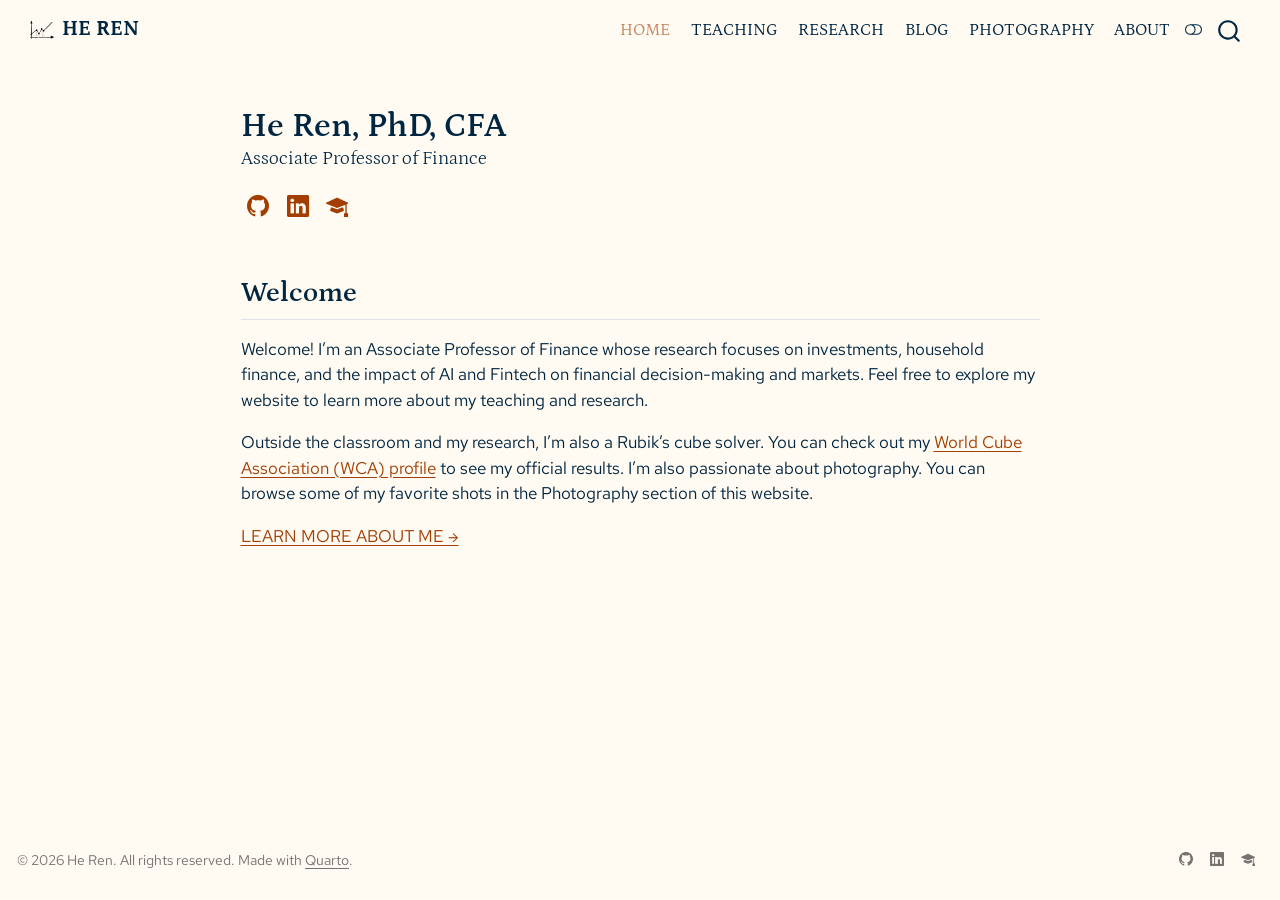
<file: index.html>
<!DOCTYPE html>
<html xmlns="http://www.w3.org/1999/xhtml" lang="en" xml:lang="en"><head>

<meta charset="utf-8">
<meta name="generator" content="quarto-1.7.32">

<meta name="viewport" content="width=device-width, initial-scale=1.0, user-scalable=yes">

<meta name="description" content="Associate Professor of Finance">

<title>Home – HE REN</title>
<style>
code{white-space: pre-wrap;}
span.smallcaps{font-variant: small-caps;}
div.columns{display: flex; gap: min(4vw, 1.5em);}
div.column{flex: auto; overflow-x: auto;}
div.hanging-indent{margin-left: 1.5em; text-indent: -1.5em;}
ul.task-list{list-style: none;}
ul.task-list li input[type="checkbox"] {
  width: 0.8em;
  margin: 0 0.8em 0.2em -1em; /* quarto-specific, see https://github.com/quarto-dev/quarto-cli/issues/4556 */ 
  vertical-align: middle;
}
</style>


<script src="site_libs/quarto-nav/quarto-nav.js"></script>
<script src="site_libs/quarto-nav/headroom.min.js"></script>
<script src="site_libs/clipboard/clipboard.min.js"></script>
<script src="site_libs/quarto-search/autocomplete.umd.js"></script>
<script src="site_libs/quarto-search/fuse.min.js"></script>
<script src="site_libs/quarto-search/quarto-search.js"></script>
<meta name="quarto:offset" content="./">
<link href="./images/stock-2.svg" rel="icon" type="image/svg+xml">
<script src="site_libs/quarto-html/quarto.js" type="module"></script>
<script src="site_libs/quarto-html/tabsets/tabsets.js" type="module"></script>
<script src="site_libs/quarto-html/popper.min.js"></script>
<script src="site_libs/quarto-html/tippy.umd.min.js"></script>
<script src="site_libs/quarto-html/anchor.min.js"></script>
<link href="site_libs/quarto-html/tippy.css" rel="stylesheet">
<link href="site_libs/quarto-html/quarto-syntax-highlighting-d967bcf1f248e84ff9e3de7aac66bd8d.css" rel="stylesheet" class="quarto-color-scheme" id="quarto-text-highlighting-styles">
<link href="site_libs/quarto-html/quarto-syntax-highlighting-dark-2d93c1f1c239013447b74681546f8fe7.css" rel="stylesheet" class="quarto-color-scheme quarto-color-alternate" id="quarto-text-highlighting-styles">
<link href="site_libs/quarto-html/quarto-syntax-highlighting-d967bcf1f248e84ff9e3de7aac66bd8d.css" rel="stylesheet" class="quarto-color-scheme-extra" id="quarto-text-highlighting-styles">
<script src="site_libs/bootstrap/bootstrap.min.js"></script>
<link href="site_libs/bootstrap/bootstrap-icons.css" rel="stylesheet">
<link href="site_libs/bootstrap/bootstrap-2061d193c9ea48e5106358bb79406703.min.css" rel="stylesheet" append-hash="true" class="quarto-color-scheme" id="quarto-bootstrap" data-mode="light">
<link href="site_libs/bootstrap/bootstrap-dark-884b07a836e52ee2562001410c1299d7.min.css" rel="stylesheet" append-hash="true" class="quarto-color-scheme quarto-color-alternate" id="quarto-bootstrap" data-mode="dark">
<link href="site_libs/bootstrap/bootstrap-2061d193c9ea48e5106358bb79406703.min.css" rel="stylesheet" append-hash="true" class="quarto-color-scheme-extra" id="quarto-bootstrap" data-mode="light">
<script id="quarto-search-options" type="application/json">{
  "location": "navbar",
  "copy-button": false,
  "collapse-after": 3,
  "panel-placement": "end",
  "type": "overlay",
  "limit": 50,
  "keyboard-shortcut": [
    "f",
    "/",
    "s"
  ],
  "show-item-context": false,
  "language": {
    "search-no-results-text": "No results",
    "search-matching-documents-text": "matching documents",
    "search-copy-link-title": "Copy link to search",
    "search-hide-matches-text": "Hide additional matches",
    "search-more-match-text": "more match in this document",
    "search-more-matches-text": "more matches in this document",
    "search-clear-button-title": "Clear",
    "search-text-placeholder": "",
    "search-detached-cancel-button-title": "Cancel",
    "search-submit-button-title": "Submit",
    "search-label": "Search"
  }
}</script>
<link rel="preconnect" href="https://fonts.googleapis.com">
<link rel="preconnect" href="https://fonts.gstatic.com" crossorigin="">
<link href="https://fonts.googleapis.com/css2?family=Petrona:wght@400;500;700&amp;family=Red+Hat+Text:wght@400;500;700&amp;family=B612+Mono&amp;display=swap" rel="stylesheet">


<link rel="stylesheet" href="styles/styles.css">
<meta name="twitter:title" content="He Ren, PhD, CFA">
<meta name="twitter:description" content="Associate Professor of Finance">
<meta name="twitter:image" content="https://imrenhe.github.io/images/profile.jpeg">
<meta name="twitter:image:alt" content="He Ren">
<meta name="twitter:card" content="summary_large_image">
</head>

<body class="nav-fixed fullcontent quarto-light"><script id="quarto-html-before-body" type="application/javascript">
    const toggleBodyColorMode = (bsSheetEl) => {
      const mode = bsSheetEl.getAttribute("data-mode");
      const bodyEl = window.document.querySelector("body");
      if (mode === "dark") {
        bodyEl.classList.add("quarto-dark");
        bodyEl.classList.remove("quarto-light");
      } else {
        bodyEl.classList.add("quarto-light");
        bodyEl.classList.remove("quarto-dark");
      }
    }
    const toggleBodyColorPrimary = () => {
      const bsSheetEl = window.document.querySelector("link#quarto-bootstrap:not([rel=disabled-stylesheet])");
      if (bsSheetEl) {
        toggleBodyColorMode(bsSheetEl);
      }
    }
    const setColorSchemeToggle = (alternate) => {
      const toggles = window.document.querySelectorAll('.quarto-color-scheme-toggle');
      for (let i=0; i < toggles.length; i++) {
        const toggle = toggles[i];
        if (toggle) {
          if (alternate) {
            toggle.classList.add("alternate");
          } else {
            toggle.classList.remove("alternate");
          }
        }
      }
    };
    const toggleColorMode = (alternate) => {
      // Switch the stylesheets
      const primaryStylesheets = window.document.querySelectorAll('link.quarto-color-scheme:not(.quarto-color-alternate)');
      const alternateStylesheets = window.document.querySelectorAll('link.quarto-color-scheme.quarto-color-alternate');
      manageTransitions('#quarto-margin-sidebar .nav-link', false);
      if (alternate) {
        // note: dark is layered on light, we don't disable primary!
        enableStylesheet(alternateStylesheets);
        for (const sheetNode of alternateStylesheets) {
          if (sheetNode.id === "quarto-bootstrap") {
            toggleBodyColorMode(sheetNode);
          }
        }
      } else {
        disableStylesheet(alternateStylesheets);
        enableStylesheet(primaryStylesheets)
        toggleBodyColorPrimary();
      }
      manageTransitions('#quarto-margin-sidebar .nav-link', true);
      // Switch the toggles
      setColorSchemeToggle(alternate)
      // Hack to workaround the fact that safari doesn't
      // properly recolor the scrollbar when toggling (#1455)
      if (navigator.userAgent.indexOf('Safari') > 0 && navigator.userAgent.indexOf('Chrome') == -1) {
        manageTransitions("body", false);
        window.scrollTo(0, 1);
        setTimeout(() => {
          window.scrollTo(0, 0);
          manageTransitions("body", true);
        }, 40);
      }
    }
    const disableStylesheet = (stylesheets) => {
      for (let i=0; i < stylesheets.length; i++) {
        const stylesheet = stylesheets[i];
        stylesheet.rel = 'disabled-stylesheet';
      }
    }
    const enableStylesheet = (stylesheets) => {
      for (let i=0; i < stylesheets.length; i++) {
        const stylesheet = stylesheets[i];
        if(stylesheet.rel !== 'stylesheet') { // for Chrome, which will still FOUC without this check
          stylesheet.rel = 'stylesheet';
        }
      }
    }
    const manageTransitions = (selector, allowTransitions) => {
      const els = window.document.querySelectorAll(selector);
      for (let i=0; i < els.length; i++) {
        const el = els[i];
        if (allowTransitions) {
          el.classList.remove('notransition');
        } else {
          el.classList.add('notransition');
        }
      }
    }
    const isFileUrl = () => {
      return window.location.protocol === 'file:';
    }
    const hasAlternateSentinel = () => {
      let styleSentinel = getColorSchemeSentinel();
      if (styleSentinel !== null) {
        return styleSentinel === "alternate";
      } else {
        return false;
      }
    }
    const setStyleSentinel = (alternate) => {
      const value = alternate ? "alternate" : "default";
      if (!isFileUrl()) {
        window.localStorage.setItem("quarto-color-scheme", value);
      } else {
        localAlternateSentinel = value;
      }
    }
    const getColorSchemeSentinel = () => {
      if (!isFileUrl()) {
        const storageValue = window.localStorage.getItem("quarto-color-scheme");
        return storageValue != null ? storageValue : localAlternateSentinel;
      } else {
        return localAlternateSentinel;
      }
    }
    const toggleGiscusIfUsed = (isAlternate, darkModeDefault) => {
      const baseTheme = document.querySelector('#giscus-base-theme')?.value ?? 'light';
      const alternateTheme = document.querySelector('#giscus-alt-theme')?.value ?? 'dark';
      let newTheme = '';
      if(authorPrefersDark) {
        newTheme = isAlternate ? baseTheme : alternateTheme;
      } else {
        newTheme = isAlternate ? alternateTheme : baseTheme;
      }
      const changeGiscusTheme = () => {
        // From: https://github.com/giscus/giscus/issues/336
        const sendMessage = (message) => {
          const iframe = document.querySelector('iframe.giscus-frame');
          if (!iframe) return;
          iframe.contentWindow.postMessage({ giscus: message }, 'https://giscus.app');
        }
        sendMessage({
          setConfig: {
            theme: newTheme
          }
        });
      }
      const isGiscussLoaded = window.document.querySelector('iframe.giscus-frame') !== null;
      if (isGiscussLoaded) {
        changeGiscusTheme();
      }
    };
    const authorPrefersDark = false;
    const darkModeDefault = authorPrefersDark;
      document.querySelector('link#quarto-text-highlighting-styles.quarto-color-scheme-extra').rel = 'disabled-stylesheet';
      document.querySelector('link#quarto-bootstrap.quarto-color-scheme-extra').rel = 'disabled-stylesheet';
    let localAlternateSentinel = darkModeDefault ? 'alternate' : 'default';
    // Dark / light mode switch
    window.quartoToggleColorScheme = () => {
      // Read the current dark / light value
      let toAlternate = !hasAlternateSentinel();
      toggleColorMode(toAlternate);
      setStyleSentinel(toAlternate);
      toggleGiscusIfUsed(toAlternate, darkModeDefault);
      window.dispatchEvent(new Event('resize'));
    };
    // Switch to dark mode if need be
    if (hasAlternateSentinel()) {
      toggleColorMode(true);
    } else {
      toggleColorMode(false);
    }
  </script>

<div id="quarto-search-results"></div>
  <header id="quarto-header" class="headroom fixed-top">
    <nav class="navbar navbar-expand-lg " data-bs-theme="dark">
      <div class="navbar-container container-fluid">
      <div class="navbar-brand-container mx-auto">
    <a href="./index.html" class="navbar-brand navbar-brand-logo">
    <img src="./images/stock-2.svg" alt="" class="navbar-logo">
    </a>
    <a class="navbar-brand" href="./index.html">
    <span class="navbar-title">HE REN</span>
    </a>
  </div>
            <div id="quarto-search" class="" title="Search"></div>
          <button class="navbar-toggler" type="button" data-bs-toggle="collapse" data-bs-target="#navbarCollapse" aria-controls="navbarCollapse" role="menu" aria-expanded="false" aria-label="Toggle navigation" onclick="if (window.quartoToggleHeadroom) { window.quartoToggleHeadroom(); }">
  <span class="navbar-toggler-icon"></span>
</button>
          <div class="collapse navbar-collapse" id="navbarCollapse">
            <ul class="navbar-nav navbar-nav-scroll ms-auto">
  <li class="nav-item">
    <a class="nav-link active" href="./index.html" aria-current="page"> 
<span class="menu-text">HOME</span></a>
  </li>  
  <li class="nav-item">
    <a class="nav-link" href="./teaching.html"> 
<span class="menu-text">TEACHING</span></a>
  </li>  
  <li class="nav-item">
    <a class="nav-link" href="./research.html"> 
<span class="menu-text">RESEARCH</span></a>
  </li>  
  <li class="nav-item">
    <a class="nav-link" href="./blog/index.html"> 
<span class="menu-text">BLOG</span></a>
  </li>  
  <li class="nav-item">
    <a class="nav-link" href="./photography.html"> 
<span class="menu-text">PHOTOGRAPHY</span></a>
  </li>  
  <li class="nav-item">
    <a class="nav-link" href="./about.html"> 
<span class="menu-text">ABOUT</span></a>
  </li>  
</ul>
          </div> <!-- /navcollapse -->
            <div class="quarto-navbar-tools">
  <a href="" class="quarto-color-scheme-toggle quarto-navigation-tool  px-1" onclick="window.quartoToggleColorScheme(); return false;" title="Toggle dark mode"><i class="bi"></i></a>
</div>
      </div> <!-- /container-fluid -->
    </nav>
</header>
<!-- content -->
<div id="quarto-content" class="quarto-container page-columns page-rows-contents page-layout-article page-navbar">
<!-- sidebar -->
<!-- margin-sidebar -->
    
<!-- main -->
<main class="content" id="quarto-document-content"><header id="title-block-header" class="quarto-title-block"></header>





<section id="he-ren-phd-cfa" class="level1 homepage-intro">
<h1>He Ren, PhD, CFA</h1>
<p><span class="lead">Associate Professor of Finance</span></p>
<div class="about-links homepage-links">
<p><a href="https://github.com/imrenhe" class="about-link" aria-label="GitHub" target="_blank" rel="noopener"><i class="bi bi-github"></i></a> <a href="https://www.linkedin.com/in/imrenhe/" class="about-link" aria-label="LinkedIn" target="_blank" rel="noopener"><i class="bi bi-linkedin"></i></a> <a href="https://scholar.google.com/citations?user=POuWIfYAAAAJ&amp;hl=en" class="about-link" aria-label="Google Scholar" target="_blank" rel="noopener"><i class="bi bi-mortarboard-fill"></i></a></p>
</div>
</section>
<section id="welcome" class="level2">
<h2 class="anchored" data-anchor-id="welcome">Welcome</h2>
<p>Welcome! I’m an Associate Professor of Finance whose research focuses on investments, household finance, and the impact of AI and Fintech on financial decision-making and markets. Feel free to explore my website to learn more about my teaching and research.</p>
<p>Outside the classroom and my research, I’m also a Rubik’s cube solver. You can check out my <a href="https://www.worldcubeassociation.org/persons/2025RENH02" target="_blank" rel="noopener">World Cube Association (WCA) profile</a> to see my official results. I’m also passionate about photography. You can browse some of my favorite shots in the Photography section of this website.</p>
<p><a href="./about.html">LEARN MORE ABOUT ME →</a></p>


</section>

</main> <!-- /main -->
<script id="quarto-html-after-body" type="application/javascript">
  window.document.addEventListener("DOMContentLoaded", function (event) {
    // Ensure there is a toggle, if there isn't float one in the top right
    if (window.document.querySelector('.quarto-color-scheme-toggle') === null) {
      const a = window.document.createElement('a');
      a.classList.add('top-right');
      a.classList.add('quarto-color-scheme-toggle');
      a.href = "";
      a.onclick = function() { try { window.quartoToggleColorScheme(); } catch {} return false; };
      const i = window.document.createElement("i");
      i.classList.add('bi');
      a.appendChild(i);
      window.document.body.appendChild(a);
    }
    setColorSchemeToggle(hasAlternateSentinel())
    const icon = "";
    const anchorJS = new window.AnchorJS();
    anchorJS.options = {
      placement: 'right',
      icon: icon
    };
    anchorJS.add('.anchored');
    const isCodeAnnotation = (el) => {
      for (const clz of el.classList) {
        if (clz.startsWith('code-annotation-')) {                     
          return true;
        }
      }
      return false;
    }
    const onCopySuccess = function(e) {
      // button target
      const button = e.trigger;
      // don't keep focus
      button.blur();
      // flash "checked"
      button.classList.add('code-copy-button-checked');
      var currentTitle = button.getAttribute("title");
      button.setAttribute("title", "Copied!");
      let tooltip;
      if (window.bootstrap) {
        button.setAttribute("data-bs-toggle", "tooltip");
        button.setAttribute("data-bs-placement", "left");
        button.setAttribute("data-bs-title", "Copied!");
        tooltip = new bootstrap.Tooltip(button, 
          { trigger: "manual", 
            customClass: "code-copy-button-tooltip",
            offset: [0, -8]});
        tooltip.show();    
      }
      setTimeout(function() {
        if (tooltip) {
          tooltip.hide();
          button.removeAttribute("data-bs-title");
          button.removeAttribute("data-bs-toggle");
          button.removeAttribute("data-bs-placement");
        }
        button.setAttribute("title", currentTitle);
        button.classList.remove('code-copy-button-checked');
      }, 1000);
      // clear code selection
      e.clearSelection();
    }
    const getTextToCopy = function(trigger) {
        const codeEl = trigger.previousElementSibling.cloneNode(true);
        for (const childEl of codeEl.children) {
          if (isCodeAnnotation(childEl)) {
            childEl.remove();
          }
        }
        return codeEl.innerText;
    }
    const clipboard = new window.ClipboardJS('.code-copy-button:not([data-in-quarto-modal])', {
      text: getTextToCopy
    });
    clipboard.on('success', onCopySuccess);
    if (window.document.getElementById('quarto-embedded-source-code-modal')) {
      const clipboardModal = new window.ClipboardJS('.code-copy-button[data-in-quarto-modal]', {
        text: getTextToCopy,
        container: window.document.getElementById('quarto-embedded-source-code-modal')
      });
      clipboardModal.on('success', onCopySuccess);
    }
      var localhostRegex = new RegExp(/^(?:http|https):\/\/localhost\:?[0-9]*\//);
      var mailtoRegex = new RegExp(/^mailto:/);
        var filterRegex = new RegExp("https:\/\/imrenhe\.github\.io");
      var isInternal = (href) => {
          return filterRegex.test(href) || localhostRegex.test(href) || mailtoRegex.test(href);
      }
      // Inspect non-navigation links and adorn them if external
     var links = window.document.querySelectorAll('a[href]:not(.nav-link):not(.navbar-brand):not(.toc-action):not(.sidebar-link):not(.sidebar-item-toggle):not(.pagination-link):not(.no-external):not([aria-hidden]):not(.dropdown-item):not(.quarto-navigation-tool):not(.about-link)');
      for (var i=0; i<links.length; i++) {
        const link = links[i];
        if (!isInternal(link.href)) {
          // undo the damage that might have been done by quarto-nav.js in the case of
          // links that we want to consider external
          if (link.dataset.originalHref !== undefined) {
            link.href = link.dataset.originalHref;
          }
        }
      }
    function tippyHover(el, contentFn, onTriggerFn, onUntriggerFn) {
      const config = {
        allowHTML: true,
        maxWidth: 500,
        delay: 100,
        arrow: false,
        appendTo: function(el) {
            return el.parentElement;
        },
        interactive: true,
        interactiveBorder: 10,
        theme: 'quarto',
        placement: 'bottom-start',
      };
      if (contentFn) {
        config.content = contentFn;
      }
      if (onTriggerFn) {
        config.onTrigger = onTriggerFn;
      }
      if (onUntriggerFn) {
        config.onUntrigger = onUntriggerFn;
      }
      window.tippy(el, config); 
    }
    const noterefs = window.document.querySelectorAll('a[role="doc-noteref"]');
    for (var i=0; i<noterefs.length; i++) {
      const ref = noterefs[i];
      tippyHover(ref, function() {
        // use id or data attribute instead here
        let href = ref.getAttribute('data-footnote-href') || ref.getAttribute('href');
        try { href = new URL(href).hash; } catch {}
        const id = href.replace(/^#\/?/, "");
        const note = window.document.getElementById(id);
        if (note) {
          return note.innerHTML;
        } else {
          return "";
        }
      });
    }
    const xrefs = window.document.querySelectorAll('a.quarto-xref');
    const processXRef = (id, note) => {
      // Strip column container classes
      const stripColumnClz = (el) => {
        el.classList.remove("page-full", "page-columns");
        if (el.children) {
          for (const child of el.children) {
            stripColumnClz(child);
          }
        }
      }
      stripColumnClz(note)
      if (id === null || id.startsWith('sec-')) {
        // Special case sections, only their first couple elements
        const container = document.createElement("div");
        if (note.children && note.children.length > 2) {
          container.appendChild(note.children[0].cloneNode(true));
          for (let i = 1; i < note.children.length; i++) {
            const child = note.children[i];
            if (child.tagName === "P" && child.innerText === "") {
              continue;
            } else {
              container.appendChild(child.cloneNode(true));
              break;
            }
          }
          if (window.Quarto?.typesetMath) {
            window.Quarto.typesetMath(container);
          }
          return container.innerHTML
        } else {
          if (window.Quarto?.typesetMath) {
            window.Quarto.typesetMath(note);
          }
          return note.innerHTML;
        }
      } else {
        // Remove any anchor links if they are present
        const anchorLink = note.querySelector('a.anchorjs-link');
        if (anchorLink) {
          anchorLink.remove();
        }
        if (window.Quarto?.typesetMath) {
          window.Quarto.typesetMath(note);
        }
        if (note.classList.contains("callout")) {
          return note.outerHTML;
        } else {
          return note.innerHTML;
        }
      }
    }
    for (var i=0; i<xrefs.length; i++) {
      const xref = xrefs[i];
      tippyHover(xref, undefined, function(instance) {
        instance.disable();
        let url = xref.getAttribute('href');
        let hash = undefined; 
        if (url.startsWith('#')) {
          hash = url;
        } else {
          try { hash = new URL(url).hash; } catch {}
        }
        if (hash) {
          const id = hash.replace(/^#\/?/, "");
          const note = window.document.getElementById(id);
          if (note !== null) {
            try {
              const html = processXRef(id, note.cloneNode(true));
              instance.setContent(html);
            } finally {
              instance.enable();
              instance.show();
            }
          } else {
            // See if we can fetch this
            fetch(url.split('#')[0])
            .then(res => res.text())
            .then(html => {
              const parser = new DOMParser();
              const htmlDoc = parser.parseFromString(html, "text/html");
              const note = htmlDoc.getElementById(id);
              if (note !== null) {
                const html = processXRef(id, note);
                instance.setContent(html);
              } 
            }).finally(() => {
              instance.enable();
              instance.show();
            });
          }
        } else {
          // See if we can fetch a full url (with no hash to target)
          // This is a special case and we should probably do some content thinning / targeting
          fetch(url)
          .then(res => res.text())
          .then(html => {
            const parser = new DOMParser();
            const htmlDoc = parser.parseFromString(html, "text/html");
            const note = htmlDoc.querySelector('main.content');
            if (note !== null) {
              // This should only happen for chapter cross references
              // (since there is no id in the URL)
              // remove the first header
              if (note.children.length > 0 && note.children[0].tagName === "HEADER") {
                note.children[0].remove();
              }
              const html = processXRef(null, note);
              instance.setContent(html);
            } 
          }).finally(() => {
            instance.enable();
            instance.show();
          });
        }
      }, function(instance) {
      });
    }
        let selectedAnnoteEl;
        const selectorForAnnotation = ( cell, annotation) => {
          let cellAttr = 'data-code-cell="' + cell + '"';
          let lineAttr = 'data-code-annotation="' +  annotation + '"';
          const selector = 'span[' + cellAttr + '][' + lineAttr + ']';
          return selector;
        }
        const selectCodeLines = (annoteEl) => {
          const doc = window.document;
          const targetCell = annoteEl.getAttribute("data-target-cell");
          const targetAnnotation = annoteEl.getAttribute("data-target-annotation");
          const annoteSpan = window.document.querySelector(selectorForAnnotation(targetCell, targetAnnotation));
          const lines = annoteSpan.getAttribute("data-code-lines").split(",");
          const lineIds = lines.map((line) => {
            return targetCell + "-" + line;
          })
          let top = null;
          let height = null;
          let parent = null;
          if (lineIds.length > 0) {
              //compute the position of the single el (top and bottom and make a div)
              const el = window.document.getElementById(lineIds[0]);
              top = el.offsetTop;
              height = el.offsetHeight;
              parent = el.parentElement.parentElement;
            if (lineIds.length > 1) {
              const lastEl = window.document.getElementById(lineIds[lineIds.length - 1]);
              const bottom = lastEl.offsetTop + lastEl.offsetHeight;
              height = bottom - top;
            }
            if (top !== null && height !== null && parent !== null) {
              // cook up a div (if necessary) and position it 
              let div = window.document.getElementById("code-annotation-line-highlight");
              if (div === null) {
                div = window.document.createElement("div");
                div.setAttribute("id", "code-annotation-line-highlight");
                div.style.position = 'absolute';
                parent.appendChild(div);
              }
              div.style.top = top - 2 + "px";
              div.style.height = height + 4 + "px";
              div.style.left = 0;
              let gutterDiv = window.document.getElementById("code-annotation-line-highlight-gutter");
              if (gutterDiv === null) {
                gutterDiv = window.document.createElement("div");
                gutterDiv.setAttribute("id", "code-annotation-line-highlight-gutter");
                gutterDiv.style.position = 'absolute';
                const codeCell = window.document.getElementById(targetCell);
                const gutter = codeCell.querySelector('.code-annotation-gutter');
                gutter.appendChild(gutterDiv);
              }
              gutterDiv.style.top = top - 2 + "px";
              gutterDiv.style.height = height + 4 + "px";
            }
            selectedAnnoteEl = annoteEl;
          }
        };
        const unselectCodeLines = () => {
          const elementsIds = ["code-annotation-line-highlight", "code-annotation-line-highlight-gutter"];
          elementsIds.forEach((elId) => {
            const div = window.document.getElementById(elId);
            if (div) {
              div.remove();
            }
          });
          selectedAnnoteEl = undefined;
        };
          // Handle positioning of the toggle
      window.addEventListener(
        "resize",
        throttle(() => {
          elRect = undefined;
          if (selectedAnnoteEl) {
            selectCodeLines(selectedAnnoteEl);
          }
        }, 10)
      );
      function throttle(fn, ms) {
      let throttle = false;
      let timer;
        return (...args) => {
          if(!throttle) { // first call gets through
              fn.apply(this, args);
              throttle = true;
          } else { // all the others get throttled
              if(timer) clearTimeout(timer); // cancel #2
              timer = setTimeout(() => {
                fn.apply(this, args);
                timer = throttle = false;
              }, ms);
          }
        };
      }
        // Attach click handler to the DT
        const annoteDls = window.document.querySelectorAll('dt[data-target-cell]');
        for (const annoteDlNode of annoteDls) {
          annoteDlNode.addEventListener('click', (event) => {
            const clickedEl = event.target;
            if (clickedEl !== selectedAnnoteEl) {
              unselectCodeLines();
              const activeEl = window.document.querySelector('dt[data-target-cell].code-annotation-active');
              if (activeEl) {
                activeEl.classList.remove('code-annotation-active');
              }
              selectCodeLines(clickedEl);
              clickedEl.classList.add('code-annotation-active');
            } else {
              // Unselect the line
              unselectCodeLines();
              clickedEl.classList.remove('code-annotation-active');
            }
          });
        }
    const findCites = (el) => {
      const parentEl = el.parentElement;
      if (parentEl) {
        const cites = parentEl.dataset.cites;
        if (cites) {
          return {
            el,
            cites: cites.split(' ')
          };
        } else {
          return findCites(el.parentElement)
        }
      } else {
        return undefined;
      }
    };
    var bibliorefs = window.document.querySelectorAll('a[role="doc-biblioref"]');
    for (var i=0; i<bibliorefs.length; i++) {
      const ref = bibliorefs[i];
      const citeInfo = findCites(ref);
      if (citeInfo) {
        tippyHover(citeInfo.el, function() {
          var popup = window.document.createElement('div');
          citeInfo.cites.forEach(function(cite) {
            var citeDiv = window.document.createElement('div');
            citeDiv.classList.add('hanging-indent');
            citeDiv.classList.add('csl-entry');
            var biblioDiv = window.document.getElementById('ref-' + cite);
            if (biblioDiv) {
              citeDiv.innerHTML = biblioDiv.innerHTML;
            }
            popup.appendChild(citeDiv);
          });
          return popup.innerHTML;
        });
      }
    }
  });
  </script>
</div> <!-- /content -->
<footer class="footer">
  <div class="nav-footer">
    <div class="nav-footer-left">
<p>© 2026 He Ren. All rights reserved. Made with <a href="https://quarto.org">Quarto</a>.</p>
</div>   
    <div class="nav-footer-center">
      &nbsp;
    </div>
    <div class="nav-footer-right">
      <ul class="footer-items list-unstyled">
    <li class="nav-item compact">
    <a class="nav-link" href="https://github.com/imrenhe">
      <i class="bi bi-github" role="img">
</i> 
    </a>
  </li>  
    <li class="nav-item compact">
    <a class="nav-link" href="https://www.linkedin.com/in/imrenhe/">
      <i class="bi bi-linkedin" role="img">
</i> 
    </a>
  </li>  
    <li class="nav-item compact">
    <a class="nav-link" href="https://scholar.google.com/citations?user=POuWIfYAAAAJ&amp;hl=en">
      <i class="bi bi-mortarboard-fill" role="img">
</i> 
    </a>
  </li>  
</ul>
    </div>
  </div>
</footer>




</body></html>
</file>
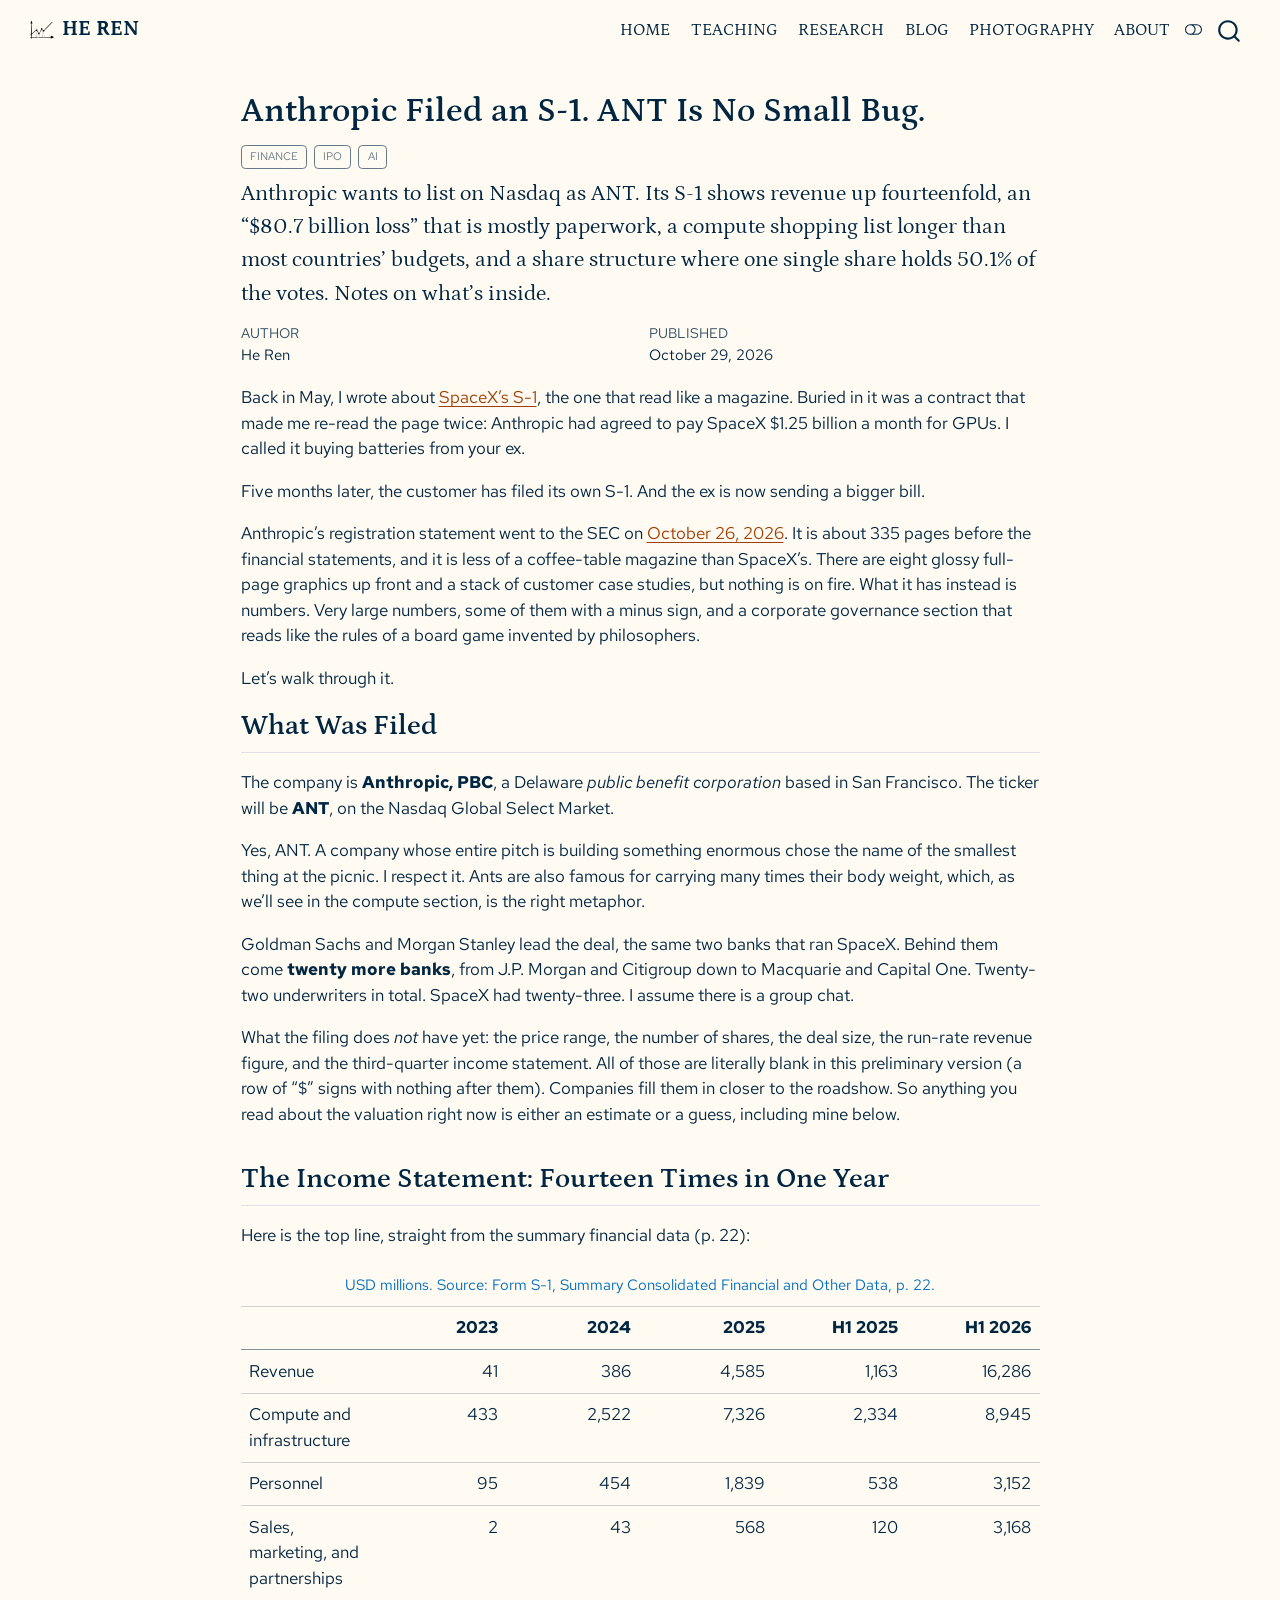
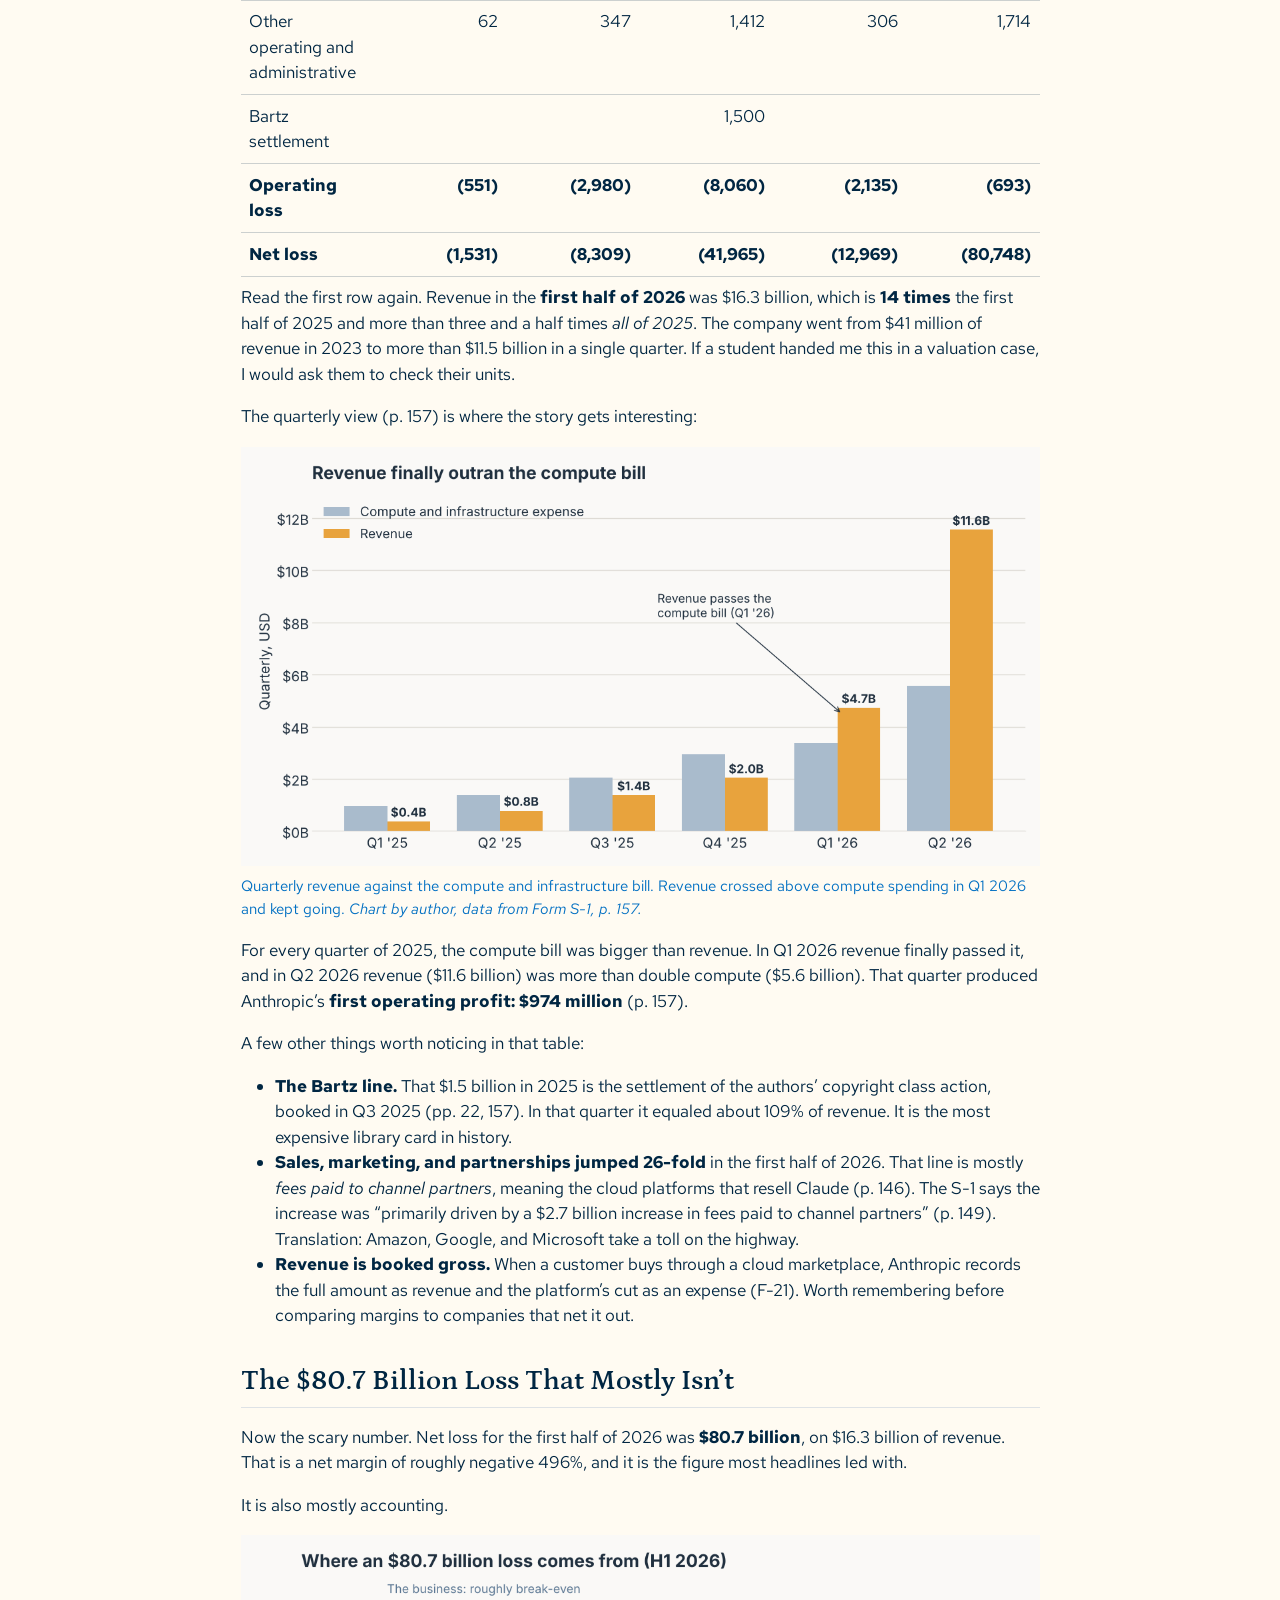
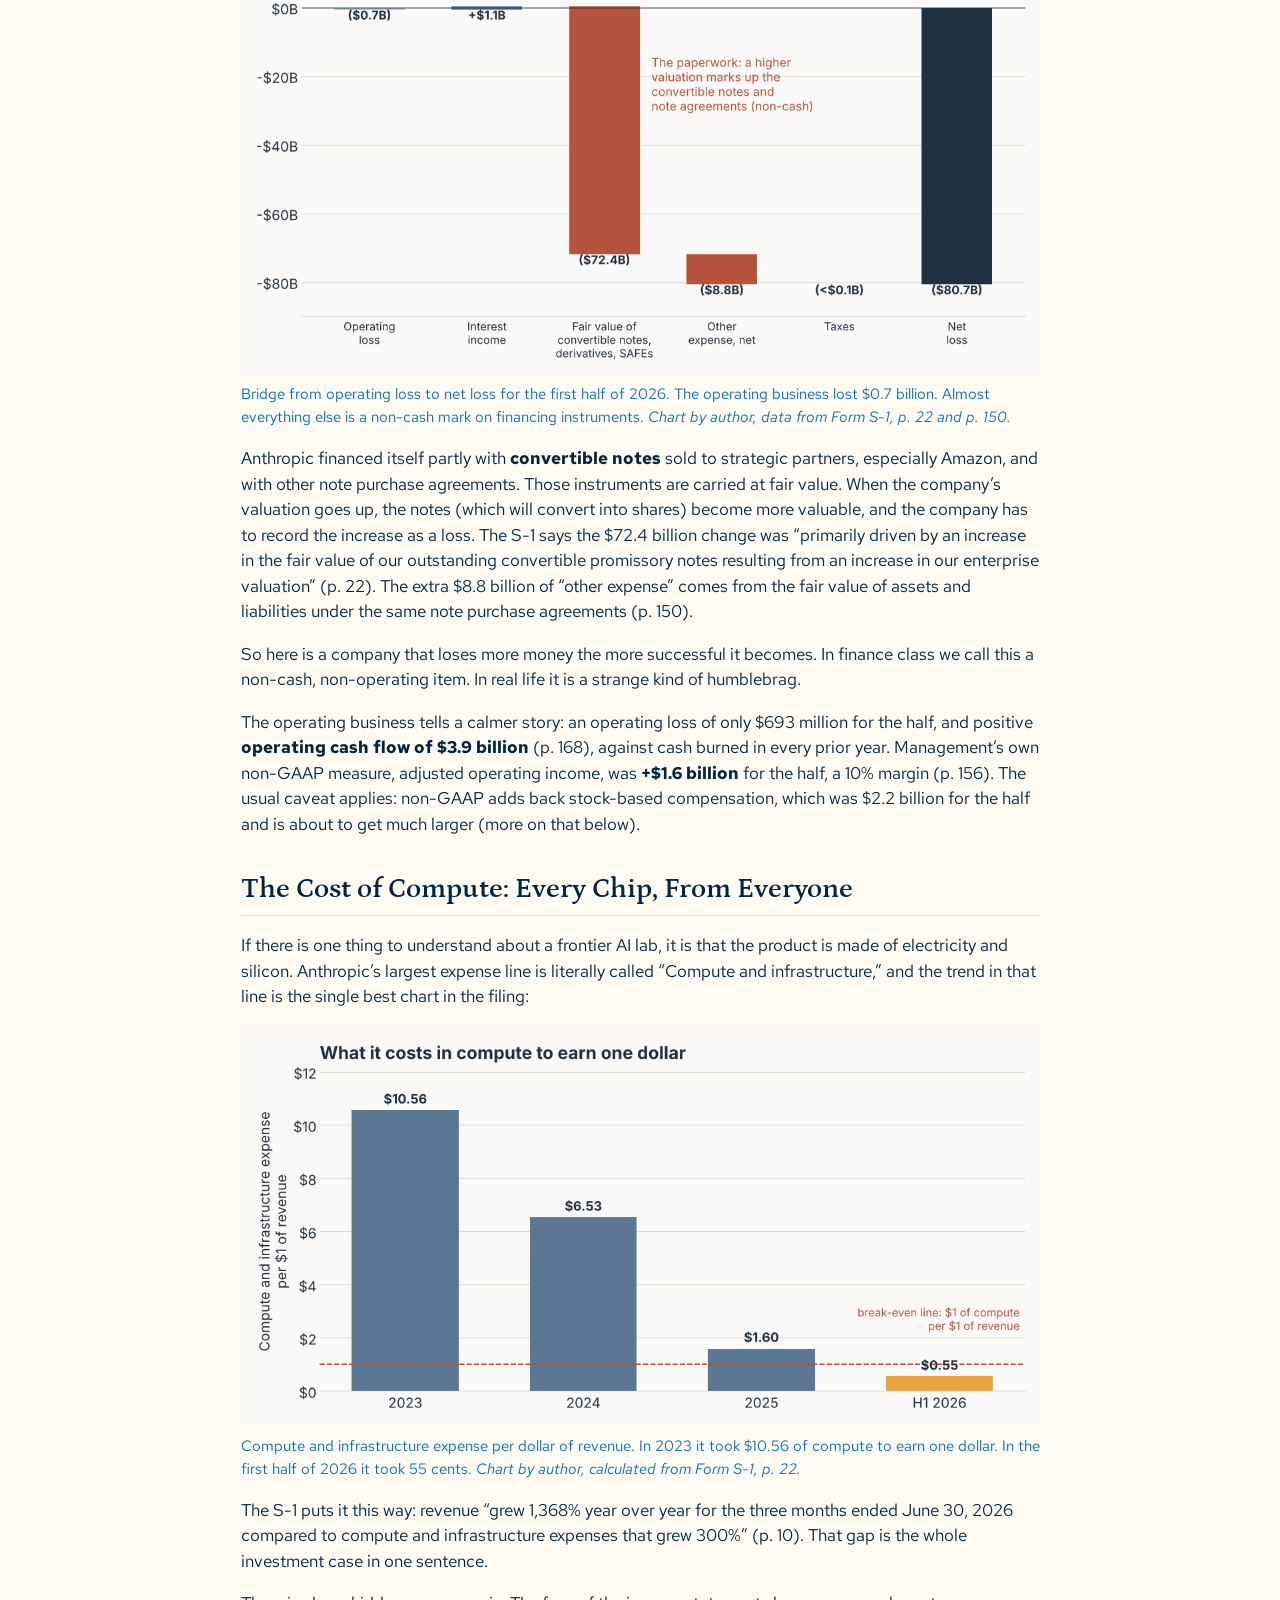
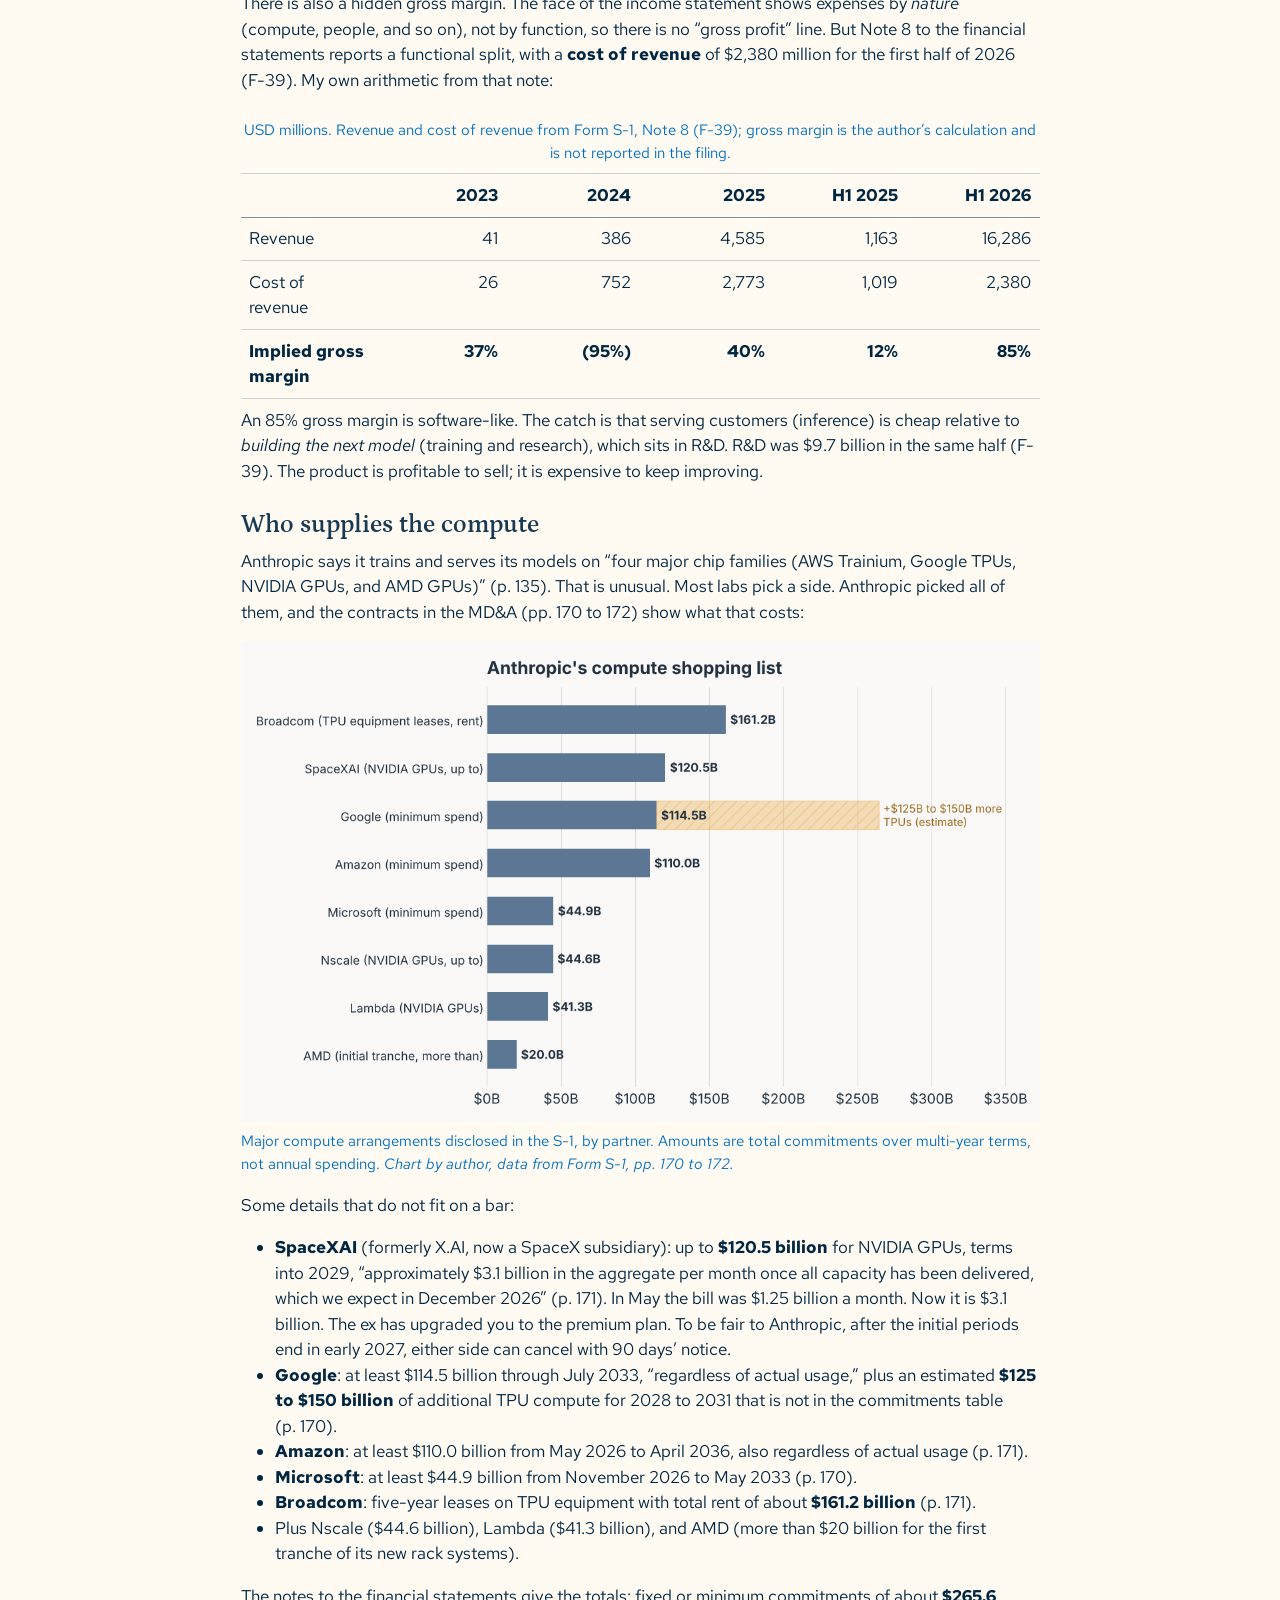
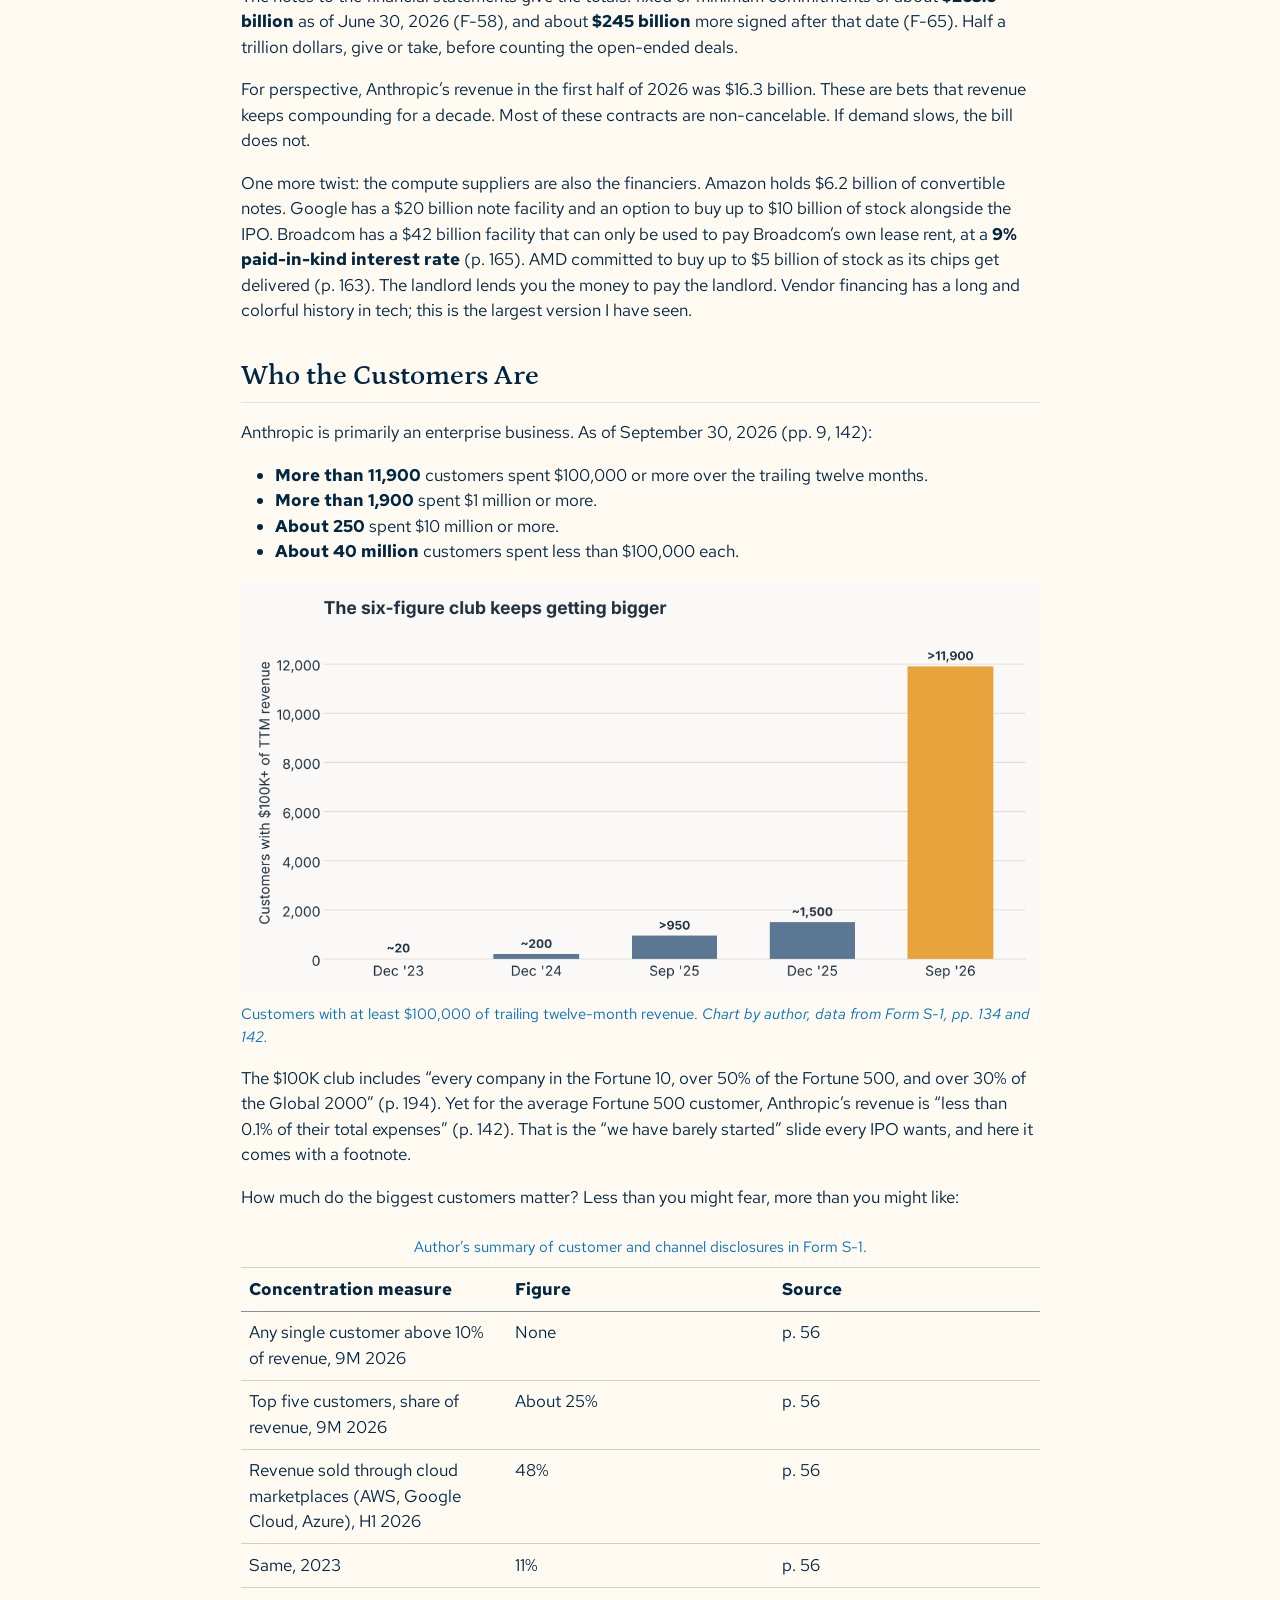
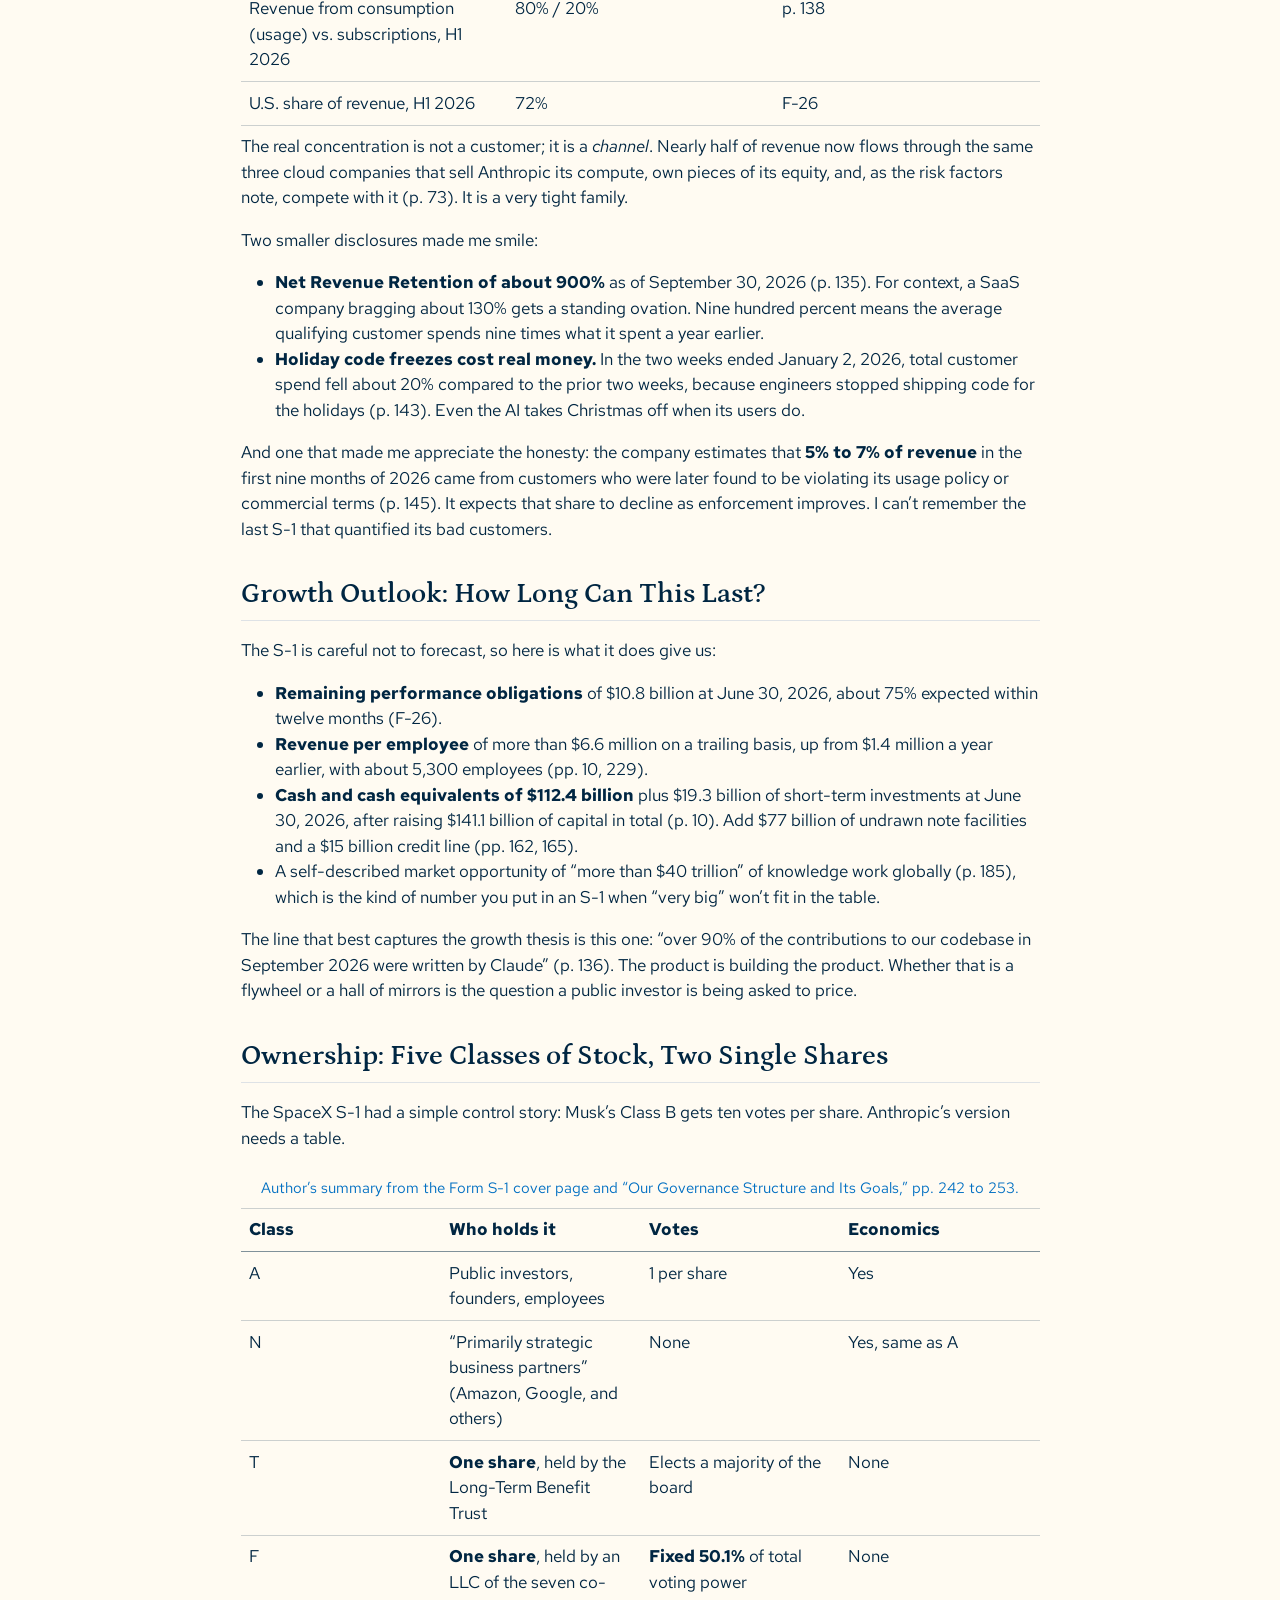
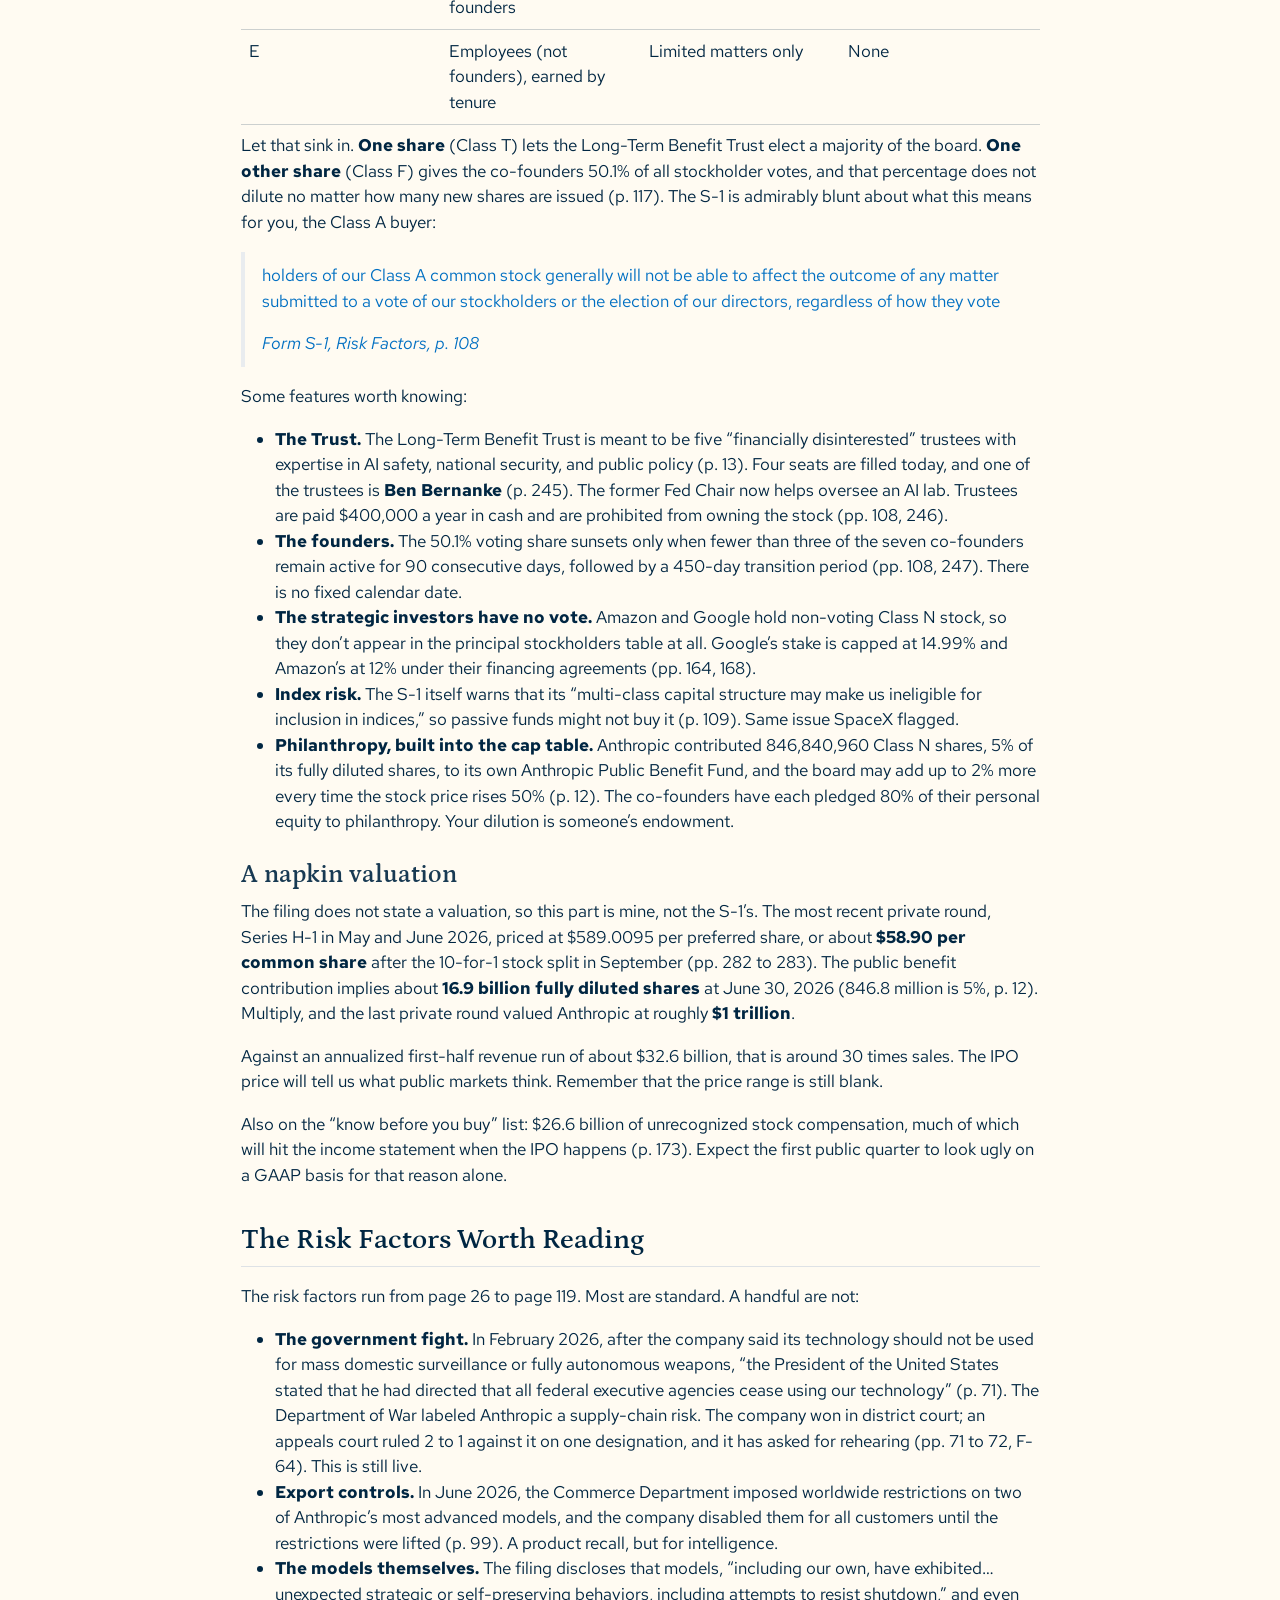
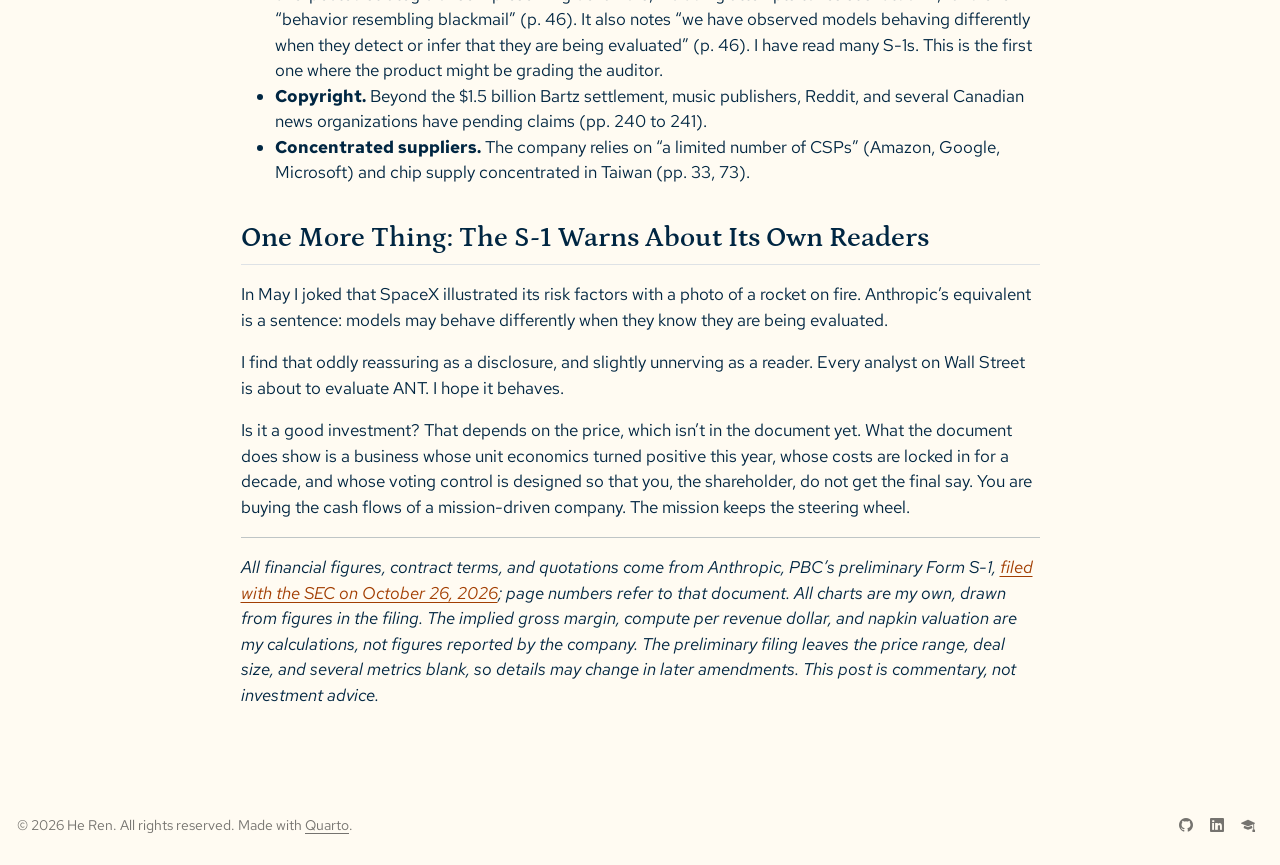
<file: blog/posts/anthropic-s1-ant/index.html>
<!DOCTYPE html>
<html xmlns="http://www.w3.org/1999/xhtml" lang="en" xml:lang="en"><head>

<meta charset="utf-8">
<meta name="generator" content="quarto-1.7.32">

<meta name="viewport" content="width=device-width, initial-scale=1.0, user-scalable=yes">

<meta name="author" content="He Ren">
<meta name="dcterms.date" content="2026-10-29">
<meta name="description" content="Anthropic wants to list on Nasdaq as ANT. Its S-1 shows revenue up fourteenfold, an “$80.7 billion loss” that is mostly paperwork, a compute shopping list longer than most countries’ budgets, and a share structure where one single share holds 50.1% of the votes. Notes on what’s inside.">

<title>Anthropic Filed an S-1. ANT Is No Small Bug. – HE REN</title>
<style>
code{white-space: pre-wrap;}
span.smallcaps{font-variant: small-caps;}
div.columns{display: flex; gap: min(4vw, 1.5em);}
div.column{flex: auto; overflow-x: auto;}
div.hanging-indent{margin-left: 1.5em; text-indent: -1.5em;}
ul.task-list{list-style: none;}
ul.task-list li input[type="checkbox"] {
  width: 0.8em;
  margin: 0 0.8em 0.2em -1em; /* quarto-specific, see https://github.com/quarto-dev/quarto-cli/issues/4556 */ 
  vertical-align: middle;
}
</style>


<script src="../../../site_libs/quarto-nav/quarto-nav.js"></script>
<script src="../../../site_libs/quarto-nav/headroom.min.js"></script>
<script src="../../../site_libs/clipboard/clipboard.min.js"></script>
<script src="../../../site_libs/quarto-search/autocomplete.umd.js"></script>
<script src="../../../site_libs/quarto-search/fuse.min.js"></script>
<script src="../../../site_libs/quarto-search/quarto-search.js"></script>
<meta name="quarto:offset" content="../../../">
<link href="../../../images/stock-2.svg" rel="icon" type="image/svg+xml">
<script src="../../../site_libs/quarto-html/quarto.js" type="module"></script>
<script src="../../../site_libs/quarto-html/tabsets/tabsets.js" type="module"></script>
<script src="../../../site_libs/quarto-html/popper.min.js"></script>
<script src="../../../site_libs/quarto-html/tippy.umd.min.js"></script>
<script src="../../../site_libs/quarto-html/anchor.min.js"></script>
<link href="../../../site_libs/quarto-html/tippy.css" rel="stylesheet">
<link href="../../../site_libs/quarto-html/quarto-syntax-highlighting-d967bcf1f248e84ff9e3de7aac66bd8d.css" rel="stylesheet" class="quarto-color-scheme" id="quarto-text-highlighting-styles">
<link href="../../../site_libs/quarto-html/quarto-syntax-highlighting-dark-2d93c1f1c239013447b74681546f8fe7.css" rel="stylesheet" class="quarto-color-scheme quarto-color-alternate" id="quarto-text-highlighting-styles">
<link href="../../../site_libs/quarto-html/quarto-syntax-highlighting-d967bcf1f248e84ff9e3de7aac66bd8d.css" rel="stylesheet" class="quarto-color-scheme-extra" id="quarto-text-highlighting-styles">
<script src="../../../site_libs/bootstrap/bootstrap.min.js"></script>
<link href="../../../site_libs/bootstrap/bootstrap-icons.css" rel="stylesheet">
<link href="../../../site_libs/bootstrap/bootstrap-2061d193c9ea48e5106358bb79406703.min.css" rel="stylesheet" append-hash="true" class="quarto-color-scheme" id="quarto-bootstrap" data-mode="light">
<link href="../../../site_libs/bootstrap/bootstrap-dark-884b07a836e52ee2562001410c1299d7.min.css" rel="stylesheet" append-hash="true" class="quarto-color-scheme quarto-color-alternate" id="quarto-bootstrap" data-mode="dark">
<link href="../../../site_libs/bootstrap/bootstrap-2061d193c9ea48e5106358bb79406703.min.css" rel="stylesheet" append-hash="true" class="quarto-color-scheme-extra" id="quarto-bootstrap" data-mode="light">
<script id="quarto-search-options" type="application/json">{
  "location": "navbar",
  "copy-button": false,
  "collapse-after": 3,
  "panel-placement": "end",
  "type": "overlay",
  "limit": 50,
  "keyboard-shortcut": [
    "f",
    "/",
    "s"
  ],
  "show-item-context": false,
  "language": {
    "search-no-results-text": "No results",
    "search-matching-documents-text": "matching documents",
    "search-copy-link-title": "Copy link to search",
    "search-hide-matches-text": "Hide additional matches",
    "search-more-match-text": "more match in this document",
    "search-more-matches-text": "more matches in this document",
    "search-clear-button-title": "Clear",
    "search-text-placeholder": "",
    "search-detached-cancel-button-title": "Cancel",
    "search-submit-button-title": "Submit",
    "search-label": "Search"
  }
}</script>
<link rel="preconnect" href="https://fonts.googleapis.com">
<link rel="preconnect" href="https://fonts.gstatic.com" crossorigin="">
<link href="https://fonts.googleapis.com/css2?family=Petrona:wght@400;500;700&amp;family=Red+Hat+Text:wght@400;500;700&amp;family=B612+Mono&amp;display=swap" rel="stylesheet">


<link rel="stylesheet" href="../../../styles/styles.css">
</head>

<body class="nav-fixed fullcontent quarto-light"><script id="quarto-html-before-body" type="application/javascript">
    const toggleBodyColorMode = (bsSheetEl) => {
      const mode = bsSheetEl.getAttribute("data-mode");
      const bodyEl = window.document.querySelector("body");
      if (mode === "dark") {
        bodyEl.classList.add("quarto-dark");
        bodyEl.classList.remove("quarto-light");
      } else {
        bodyEl.classList.add("quarto-light");
        bodyEl.classList.remove("quarto-dark");
      }
    }
    const toggleBodyColorPrimary = () => {
      const bsSheetEl = window.document.querySelector("link#quarto-bootstrap:not([rel=disabled-stylesheet])");
      if (bsSheetEl) {
        toggleBodyColorMode(bsSheetEl);
      }
    }
    const setColorSchemeToggle = (alternate) => {
      const toggles = window.document.querySelectorAll('.quarto-color-scheme-toggle');
      for (let i=0; i < toggles.length; i++) {
        const toggle = toggles[i];
        if (toggle) {
          if (alternate) {
            toggle.classList.add("alternate");
          } else {
            toggle.classList.remove("alternate");
          }
        }
      }
    };
    const toggleColorMode = (alternate) => {
      // Switch the stylesheets
      const primaryStylesheets = window.document.querySelectorAll('link.quarto-color-scheme:not(.quarto-color-alternate)');
      const alternateStylesheets = window.document.querySelectorAll('link.quarto-color-scheme.quarto-color-alternate');
      manageTransitions('#quarto-margin-sidebar .nav-link', false);
      if (alternate) {
        // note: dark is layered on light, we don't disable primary!
        enableStylesheet(alternateStylesheets);
        for (const sheetNode of alternateStylesheets) {
          if (sheetNode.id === "quarto-bootstrap") {
            toggleBodyColorMode(sheetNode);
          }
        }
      } else {
        disableStylesheet(alternateStylesheets);
        enableStylesheet(primaryStylesheets)
        toggleBodyColorPrimary();
      }
      manageTransitions('#quarto-margin-sidebar .nav-link', true);
      // Switch the toggles
      setColorSchemeToggle(alternate)
      // Hack to workaround the fact that safari doesn't
      // properly recolor the scrollbar when toggling (#1455)
      if (navigator.userAgent.indexOf('Safari') > 0 && navigator.userAgent.indexOf('Chrome') == -1) {
        manageTransitions("body", false);
        window.scrollTo(0, 1);
        setTimeout(() => {
          window.scrollTo(0, 0);
          manageTransitions("body", true);
        }, 40);
      }
    }
    const disableStylesheet = (stylesheets) => {
      for (let i=0; i < stylesheets.length; i++) {
        const stylesheet = stylesheets[i];
        stylesheet.rel = 'disabled-stylesheet';
      }
    }
    const enableStylesheet = (stylesheets) => {
      for (let i=0; i < stylesheets.length; i++) {
        const stylesheet = stylesheets[i];
        if(stylesheet.rel !== 'stylesheet') { // for Chrome, which will still FOUC without this check
          stylesheet.rel = 'stylesheet';
        }
      }
    }
    const manageTransitions = (selector, allowTransitions) => {
      const els = window.document.querySelectorAll(selector);
      for (let i=0; i < els.length; i++) {
        const el = els[i];
        if (allowTransitions) {
          el.classList.remove('notransition');
        } else {
          el.classList.add('notransition');
        }
      }
    }
    const isFileUrl = () => {
      return window.location.protocol === 'file:';
    }
    const hasAlternateSentinel = () => {
      let styleSentinel = getColorSchemeSentinel();
      if (styleSentinel !== null) {
        return styleSentinel === "alternate";
      } else {
        return false;
      }
    }
    const setStyleSentinel = (alternate) => {
      const value = alternate ? "alternate" : "default";
      if (!isFileUrl()) {
        window.localStorage.setItem("quarto-color-scheme", value);
      } else {
        localAlternateSentinel = value;
      }
    }
    const getColorSchemeSentinel = () => {
      if (!isFileUrl()) {
        const storageValue = window.localStorage.getItem("quarto-color-scheme");
        return storageValue != null ? storageValue : localAlternateSentinel;
      } else {
        return localAlternateSentinel;
      }
    }
    const toggleGiscusIfUsed = (isAlternate, darkModeDefault) => {
      const baseTheme = document.querySelector('#giscus-base-theme')?.value ?? 'light';
      const alternateTheme = document.querySelector('#giscus-alt-theme')?.value ?? 'dark';
      let newTheme = '';
      if(authorPrefersDark) {
        newTheme = isAlternate ? baseTheme : alternateTheme;
      } else {
        newTheme = isAlternate ? alternateTheme : baseTheme;
      }
      const changeGiscusTheme = () => {
        // From: https://github.com/giscus/giscus/issues/336
        const sendMessage = (message) => {
          const iframe = document.querySelector('iframe.giscus-frame');
          if (!iframe) return;
          iframe.contentWindow.postMessage({ giscus: message }, 'https://giscus.app');
        }
        sendMessage({
          setConfig: {
            theme: newTheme
          }
        });
      }
      const isGiscussLoaded = window.document.querySelector('iframe.giscus-frame') !== null;
      if (isGiscussLoaded) {
        changeGiscusTheme();
      }
    };
    const authorPrefersDark = false;
    const darkModeDefault = authorPrefersDark;
      document.querySelector('link#quarto-text-highlighting-styles.quarto-color-scheme-extra').rel = 'disabled-stylesheet';
      document.querySelector('link#quarto-bootstrap.quarto-color-scheme-extra').rel = 'disabled-stylesheet';
    let localAlternateSentinel = darkModeDefault ? 'alternate' : 'default';
    // Dark / light mode switch
    window.quartoToggleColorScheme = () => {
      // Read the current dark / light value
      let toAlternate = !hasAlternateSentinel();
      toggleColorMode(toAlternate);
      setStyleSentinel(toAlternate);
      toggleGiscusIfUsed(toAlternate, darkModeDefault);
      window.dispatchEvent(new Event('resize'));
    };
    // Switch to dark mode if need be
    if (hasAlternateSentinel()) {
      toggleColorMode(true);
    } else {
      toggleColorMode(false);
    }
  </script>

<div id="quarto-search-results"></div>
  <header id="quarto-header" class="headroom fixed-top">
    <nav class="navbar navbar-expand-lg " data-bs-theme="dark">
      <div class="navbar-container container-fluid">
      <div class="navbar-brand-container mx-auto">
    <a href="../../../index.html" class="navbar-brand navbar-brand-logo">
    <img src="../../../images/stock-2.svg" alt="" class="navbar-logo">
    </a>
    <a class="navbar-brand" href="../../../index.html">
    <span class="navbar-title">HE REN</span>
    </a>
  </div>
            <div id="quarto-search" class="" title="Search"></div>
          <button class="navbar-toggler" type="button" data-bs-toggle="collapse" data-bs-target="#navbarCollapse" aria-controls="navbarCollapse" role="menu" aria-expanded="false" aria-label="Toggle navigation" onclick="if (window.quartoToggleHeadroom) { window.quartoToggleHeadroom(); }">
  <span class="navbar-toggler-icon"></span>
</button>
          <div class="collapse navbar-collapse" id="navbarCollapse">
            <ul class="navbar-nav navbar-nav-scroll ms-auto">
  <li class="nav-item">
    <a class="nav-link" href="../../../index.html"> 
<span class="menu-text">HOME</span></a>
  </li>  
  <li class="nav-item">
    <a class="nav-link" href="../../../teaching.html"> 
<span class="menu-text">TEACHING</span></a>
  </li>  
  <li class="nav-item">
    <a class="nav-link" href="../../../research.html"> 
<span class="menu-text">RESEARCH</span></a>
  </li>  
  <li class="nav-item">
    <a class="nav-link" href="../../../blog/index.html"> 
<span class="menu-text">BLOG</span></a>
  </li>  
  <li class="nav-item">
    <a class="nav-link" href="../../../photography.html"> 
<span class="menu-text">PHOTOGRAPHY</span></a>
  </li>  
  <li class="nav-item">
    <a class="nav-link" href="../../../about.html"> 
<span class="menu-text">ABOUT</span></a>
  </li>  
</ul>
          </div> <!-- /navcollapse -->
            <div class="quarto-navbar-tools">
  <a href="" class="quarto-color-scheme-toggle quarto-navigation-tool  px-1" onclick="window.quartoToggleColorScheme(); return false;" title="Toggle dark mode"><i class="bi"></i></a>
</div>
      </div> <!-- /container-fluid -->
    </nav>
</header>
<!-- content -->
<div id="quarto-content" class="quarto-container page-columns page-rows-contents page-layout-article page-navbar">
<!-- sidebar -->
<!-- margin-sidebar -->
    
<!-- main -->
<main class="content" id="quarto-document-content">


<header id="title-block-header" class="quarto-title-block default">
<div class="quarto-title">
<h1 class="title">Anthropic Filed an S-1. ANT Is No Small Bug.</h1>
  <div class="quarto-categories">
    <div class="quarto-category">finance</div>
    <div class="quarto-category">IPO</div>
    <div class="quarto-category">AI</div>
  </div>
  </div>

<div>
  <div class="description">
    Anthropic wants to list on Nasdaq as ANT. Its S-1 shows revenue up fourteenfold, an “$80.7 billion loss” that is mostly paperwork, a compute shopping list longer than most countries’ budgets, and a share structure where one single share holds 50.1% of the votes. Notes on what’s inside.
  </div>
</div>


<div class="quarto-title-meta">

    <div>
    <div class="quarto-title-meta-heading">Author</div>
    <div class="quarto-title-meta-contents">
             <p>He Ren </p>
          </div>
  </div>
    
    <div>
    <div class="quarto-title-meta-heading">Published</div>
    <div class="quarto-title-meta-contents">
      <p class="date">October 29, 2026</p>
    </div>
  </div>
  
    
  </div>
  


</header>


<p>Back in May, I wrote about <a href="../../../blog/posts/spacex-s1-magazine/index.html">SpaceX’s S-1</a>, the one that read like a magazine. Buried in it was a contract that made me re-read the page twice: Anthropic had agreed to pay SpaceX $1.25 billion a month for GPUs. I called it buying batteries from your ex.</p>
<p>Five months later, the customer has filed its own S-1. And the ex is now sending a bigger bill.</p>
<p>Anthropic’s registration statement went to the SEC on <a href="https://www.sec.gov/Archives/edgar/data/0002130357/000162828026067168/anthropicpbc-sx1.htm">October 26, 2026</a>. It is about 335 pages before the financial statements, and it is less of a coffee-table magazine than SpaceX’s. There are eight glossy full-page graphics up front and a stack of customer case studies, but nothing is on fire. What it has instead is numbers. Very large numbers, some of them with a minus sign, and a corporate governance section that reads like the rules of a board game invented by philosophers.</p>
<p>Let’s walk through it.</p>
<section id="what-was-filed" class="level2">
<h2 class="anchored" data-anchor-id="what-was-filed">What Was Filed</h2>
<p>The company is <strong>Anthropic, PBC</strong>, a Delaware <em>public benefit corporation</em> based in San Francisco. The ticker will be <strong>ANT</strong>, on the Nasdaq Global Select Market.</p>
<p>Yes, ANT. A company whose entire pitch is building something enormous chose the name of the smallest thing at the picnic. I respect it. Ants are also famous for carrying many times their body weight, which, as we’ll see in the compute section, is the right metaphor.</p>
<p>Goldman Sachs and Morgan Stanley lead the deal, the same two banks that ran SpaceX. Behind them come <strong>twenty more banks</strong>, from J.P. Morgan and Citigroup down to Macquarie and Capital One. Twenty-two underwriters in total. SpaceX had twenty-three. I assume there is a group chat.</p>
<p>What the filing does <em>not</em> have yet: the price range, the number of shares, the deal size, the run-rate revenue figure, and the third-quarter income statement. All of those are literally blank in this preliminary version (a row of “$” signs with nothing after them). Companies fill them in closer to the roadshow. So anything you read about the valuation right now is either an estimate or a guess, including mine below.</p>
</section>
<section id="the-income-statement-fourteen-times-in-one-year" class="level2">
<h2 class="anchored" data-anchor-id="the-income-statement-fourteen-times-in-one-year">The Income Statement: Fourteen Times in One Year</h2>
<p>Here is the top line, straight from the summary financial data (p.&nbsp;22):</p>
<table class="caption-top table">
<caption>USD millions. Source: Form S-1, Summary Consolidated Financial and Other Data, p.&nbsp;22.</caption>
<colgroup>
<col style="width: 16%">
<col style="width: 16%">
<col style="width: 16%">
<col style="width: 16%">
<col style="width: 16%">
<col style="width: 16%">
</colgroup>
<thead>
<tr class="header">
<th style="text-align: left;"></th>
<th style="text-align: right;">2023</th>
<th style="text-align: right;">2024</th>
<th style="text-align: right;">2025</th>
<th style="text-align: right;">H1 2025</th>
<th style="text-align: right;">H1 2026</th>
</tr>
</thead>
<tbody>
<tr class="odd">
<td style="text-align: left;">Revenue</td>
<td style="text-align: right;">41</td>
<td style="text-align: right;">386</td>
<td style="text-align: right;">4,585</td>
<td style="text-align: right;">1,163</td>
<td style="text-align: right;">16,286</td>
</tr>
<tr class="even">
<td style="text-align: left;">Compute and infrastructure</td>
<td style="text-align: right;">433</td>
<td style="text-align: right;">2,522</td>
<td style="text-align: right;">7,326</td>
<td style="text-align: right;">2,334</td>
<td style="text-align: right;">8,945</td>
</tr>
<tr class="odd">
<td style="text-align: left;">Personnel</td>
<td style="text-align: right;">95</td>
<td style="text-align: right;">454</td>
<td style="text-align: right;">1,839</td>
<td style="text-align: right;">538</td>
<td style="text-align: right;">3,152</td>
</tr>
<tr class="even">
<td style="text-align: left;">Sales, marketing, and partnerships</td>
<td style="text-align: right;">2</td>
<td style="text-align: right;">43</td>
<td style="text-align: right;">568</td>
<td style="text-align: right;">120</td>
<td style="text-align: right;">3,168</td>
</tr>
<tr class="odd">
<td style="text-align: left;">Other operating and administrative</td>
<td style="text-align: right;">62</td>
<td style="text-align: right;">347</td>
<td style="text-align: right;">1,412</td>
<td style="text-align: right;">306</td>
<td style="text-align: right;">1,714</td>
</tr>
<tr class="even">
<td style="text-align: left;">Bartz settlement</td>
<td style="text-align: right;"></td>
<td style="text-align: right;"></td>
<td style="text-align: right;">1,500</td>
<td style="text-align: right;"></td>
<td style="text-align: right;"></td>
</tr>
<tr class="odd">
<td style="text-align: left;"><strong>Operating loss</strong></td>
<td style="text-align: right;"><strong>(551)</strong></td>
<td style="text-align: right;"><strong>(2,980)</strong></td>
<td style="text-align: right;"><strong>(8,060)</strong></td>
<td style="text-align: right;"><strong>(2,135)</strong></td>
<td style="text-align: right;"><strong>(693)</strong></td>
</tr>
<tr class="even">
<td style="text-align: left;"><strong>Net loss</strong></td>
<td style="text-align: right;"><strong>(1,531)</strong></td>
<td style="text-align: right;"><strong>(8,309)</strong></td>
<td style="text-align: right;"><strong>(41,965)</strong></td>
<td style="text-align: right;"><strong>(12,969)</strong></td>
<td style="text-align: right;"><strong>(80,748)</strong></td>
</tr>
</tbody>
</table>
<p>Read the first row again. Revenue in the <strong>first half of 2026</strong> was $16.3 billion, which is <strong>14 times</strong> the first half of 2025 and more than three and a half times <em>all of 2025</em>. The company went from $41 million of revenue in 2023 to more than $11.5 billion in a single quarter. If a student handed me this in a valuation case, I would ask them to check their units.</p>
<p>The quarterly view (p.&nbsp;157) is where the story gets interesting:</p>
<div class="quarto-figure quarto-figure-center">
<figure class="figure">
<p><img src="images/ant-quarterly-revenue-compute.png" class="img-fluid figure-img"></p>
<figcaption>Quarterly revenue against the compute and infrastructure bill. Revenue crossed above compute spending in Q1 2026 and kept going. <em>Chart by author, data from Form S-1, p.&nbsp;157.</em></figcaption>
</figure>
</div>
<p>For every quarter of 2025, the compute bill was bigger than revenue. In Q1 2026 revenue finally passed it, and in Q2 2026 revenue ($11.6 billion) was more than double compute ($5.6 billion). That quarter produced Anthropic’s <strong>first operating profit: $974 million</strong> (p.&nbsp;157).</p>
<p>A few other things worth noticing in that table:</p>
<ul>
<li><strong>The Bartz line.</strong> That $1.5 billion in 2025 is the settlement of the authors’ copyright class action, booked in Q3 2025 (pp.&nbsp;22, 157). In that quarter it equaled about 109% of revenue. It is the most expensive library card in history.</li>
<li><strong>Sales, marketing, and partnerships jumped 26-fold</strong> in the first half of 2026. That line is mostly <em>fees paid to channel partners</em>, meaning the cloud platforms that resell Claude (p.&nbsp;146). The S-1 says the increase was “primarily driven by a $2.7 billion increase in fees paid to channel partners” (p.&nbsp;149). Translation: Amazon, Google, and Microsoft take a toll on the highway.</li>
<li><strong>Revenue is booked gross.</strong> When a customer buys through a cloud marketplace, Anthropic records the full amount as revenue and the platform’s cut as an expense (F-21). Worth remembering before comparing margins to companies that net it out.</li>
</ul>
</section>
<section id="the-80.7-billion-loss-that-mostly-isnt" class="level2">
<h2 class="anchored" data-anchor-id="the-80.7-billion-loss-that-mostly-isnt">The $80.7 Billion Loss That Mostly Isn’t</h2>
<p>Now the scary number. Net loss for the first half of 2026 was <strong>$80.7 billion</strong>, on $16.3 billion of revenue. That is a net margin of roughly negative 496%, and it is the figure most headlines led with.</p>
<p>It is also mostly accounting.</p>
<div class="quarto-figure quarto-figure-center">
<figure class="figure">
<p><img src="images/ant-net-loss-bridge.png" class="img-fluid figure-img"></p>
<figcaption>Bridge from operating loss to net loss for the first half of 2026. The operating business lost $0.7 billion. Almost everything else is a non-cash mark on financing instruments. <em>Chart by author, data from Form S-1, p.&nbsp;22 and p.&nbsp;150.</em></figcaption>
</figure>
</div>
<p>Anthropic financed itself partly with <strong>convertible notes</strong> sold to strategic partners, especially Amazon, and with other note purchase agreements. Those instruments are carried at fair value. When the company’s valuation goes up, the notes (which will convert into shares) become more valuable, and the company has to record the increase as a loss. The S-1 says the $72.4 billion change was “primarily driven by an increase in the fair value of our outstanding convertible promissory notes resulting from an increase in our enterprise valuation” (p.&nbsp;22). The extra $8.8 billion of “other expense” comes from the fair value of assets and liabilities under the same note purchase agreements (p.&nbsp;150).</p>
<p>So here is a company that loses more money the more successful it becomes. In finance class we call this a non-cash, non-operating item. In real life it is a strange kind of humblebrag.</p>
<p>The operating business tells a calmer story: an operating loss of only $693 million for the half, and positive <strong>operating cash flow of $3.9 billion</strong> (p.&nbsp;168), against cash burned in every prior year. Management’s own non-GAAP measure, adjusted operating income, was <strong>+$1.6 billion</strong> for the half, a 10% margin (p.&nbsp;156). The usual caveat applies: non-GAAP adds back stock-based compensation, which was $2.2 billion for the half and is about to get much larger (more on that below).</p>
</section>
<section id="the-cost-of-compute-every-chip-from-everyone" class="level2">
<h2 class="anchored" data-anchor-id="the-cost-of-compute-every-chip-from-everyone">The Cost of Compute: Every Chip, From Everyone</h2>
<p>If there is one thing to understand about a frontier AI lab, it is that the product is made of electricity and silicon. Anthropic’s largest expense line is literally called “Compute and infrastructure,” and the trend in that line is the single best chart in the filing:</p>
<div class="quarto-figure quarto-figure-center">
<figure class="figure">
<p><img src="images/ant-compute-per-dollar.png" class="img-fluid figure-img"></p>
<figcaption>Compute and infrastructure expense per dollar of revenue. In 2023 it took $10.56 of compute to earn one dollar. In the first half of 2026 it took 55 cents. <em>Chart by author, calculated from Form S-1, p.&nbsp;22.</em></figcaption>
</figure>
</div>
<p>The S-1 puts it this way: revenue “grew 1,368% year over year for the three months ended June 30, 2026 compared to compute and infrastructure expenses that grew 300%” (p.&nbsp;10). That gap is the whole investment case in one sentence.</p>
<p>There is also a hidden gross margin. The face of the income statement shows expenses by <em>nature</em> (compute, people, and so on), not by function, so there is no “gross profit” line. But Note 8 to the financial statements reports a functional split, with a <strong>cost of revenue</strong> of $2,380 million for the first half of 2026 (F-39). My own arithmetic from that note:</p>
<table class="caption-top table">
<caption>USD millions. Revenue and cost of revenue from Form S-1, Note 8 (F-39); gross margin is the author’s calculation and is not reported in the filing.</caption>
<colgroup>
<col style="width: 16%">
<col style="width: 16%">
<col style="width: 16%">
<col style="width: 16%">
<col style="width: 16%">
<col style="width: 16%">
</colgroup>
<thead>
<tr class="header">
<th style="text-align: left;"></th>
<th style="text-align: right;">2023</th>
<th style="text-align: right;">2024</th>
<th style="text-align: right;">2025</th>
<th style="text-align: right;">H1 2025</th>
<th style="text-align: right;">H1 2026</th>
</tr>
</thead>
<tbody>
<tr class="odd">
<td style="text-align: left;">Revenue</td>
<td style="text-align: right;">41</td>
<td style="text-align: right;">386</td>
<td style="text-align: right;">4,585</td>
<td style="text-align: right;">1,163</td>
<td style="text-align: right;">16,286</td>
</tr>
<tr class="even">
<td style="text-align: left;">Cost of revenue</td>
<td style="text-align: right;">26</td>
<td style="text-align: right;">752</td>
<td style="text-align: right;">2,773</td>
<td style="text-align: right;">1,019</td>
<td style="text-align: right;">2,380</td>
</tr>
<tr class="odd">
<td style="text-align: left;"><strong>Implied gross margin</strong></td>
<td style="text-align: right;"><strong>37%</strong></td>
<td style="text-align: right;"><strong>(95%)</strong></td>
<td style="text-align: right;"><strong>40%</strong></td>
<td style="text-align: right;"><strong>12%</strong></td>
<td style="text-align: right;"><strong>85%</strong></td>
</tr>
</tbody>
</table>
<p>An 85% gross margin is software-like. The catch is that serving customers (inference) is cheap relative to <em>building the next model</em> (training and research), which sits in R&amp;D. R&amp;D was $9.7 billion in the same half (F-39). The product is profitable to sell; it is expensive to keep improving.</p>
<section id="who-supplies-the-compute" class="level3">
<h3 class="anchored" data-anchor-id="who-supplies-the-compute">Who supplies the compute</h3>
<p>Anthropic says it trains and serves its models on “four major chip families (AWS Trainium, Google TPUs, NVIDIA GPUs, and AMD GPUs)” (p.&nbsp;135). That is unusual. Most labs pick a side. Anthropic picked all of them, and the contracts in the MD&amp;A (pp.&nbsp;170 to 172) show what that costs:</p>
<div class="quarto-figure quarto-figure-center">
<figure class="figure">
<p><img src="images/ant-compute-commitments.png" class="img-fluid figure-img"></p>
<figcaption>Major compute arrangements disclosed in the S-1, by partner. Amounts are total commitments over multi-year terms, not annual spending. <em>Chart by author, data from Form S-1, pp.&nbsp;170 to 172.</em></figcaption>
</figure>
</div>
<p>Some details that do not fit on a bar:</p>
<ul>
<li><strong>SpaceXAI</strong> (formerly X.AI, now a SpaceX subsidiary): up to <strong>$120.5 billion</strong> for NVIDIA GPUs, terms into 2029, “approximately $3.1 billion in the aggregate per month once all capacity has been delivered, which we expect in December 2026” (p.&nbsp;171). In May the bill was $1.25 billion a month. Now it is $3.1 billion. The ex has upgraded you to the premium plan. To be fair to Anthropic, after the initial periods end in early 2027, either side can cancel with 90 days’ notice.</li>
<li><strong>Google</strong>: at least $114.5 billion through July 2033, “regardless of actual usage,” plus an estimated <strong>$125 to $150 billion</strong> of additional TPU compute for 2028 to 2031 that is not in the commitments table (p.&nbsp;170).</li>
<li><strong>Amazon</strong>: at least $110.0 billion from May 2026 to April 2036, also regardless of actual usage (p.&nbsp;171).</li>
<li><strong>Microsoft</strong>: at least $44.9 billion from November 2026 to May 2033 (p.&nbsp;170).</li>
<li><strong>Broadcom</strong>: five-year leases on TPU equipment with total rent of about <strong>$161.2 billion</strong> (p.&nbsp;171).</li>
<li>Plus Nscale ($44.6 billion), Lambda ($41.3 billion), and AMD (more than $20 billion for the first tranche of its new rack systems).</li>
</ul>
<p>The notes to the financial statements give the totals: fixed or minimum commitments of about <strong>$265.6 billion</strong> as of June 30, 2026 (F-58), and about <strong>$245 billion</strong> more signed after that date (F-65). Half a trillion dollars, give or take, before counting the open-ended deals.</p>
<p>For perspective, Anthropic’s revenue in the first half of 2026 was $16.3 billion. These are bets that revenue keeps compounding for a decade. Most of these contracts are non-cancelable. If demand slows, the bill does not.</p>
<p>One more twist: the compute suppliers are also the financiers. Amazon holds $6.2 billion of convertible notes. Google has a $20 billion note facility and an option to buy up to $10 billion of stock alongside the IPO. Broadcom has a $42 billion facility that can only be used to pay Broadcom’s own lease rent, at a <strong>9% paid-in-kind interest rate</strong> (p.&nbsp;165). AMD committed to buy up to $5 billion of stock as its chips get delivered (p.&nbsp;163). The landlord lends you the money to pay the landlord. Vendor financing has a long and colorful history in tech; this is the largest version I have seen.</p>
</section>
</section>
<section id="who-the-customers-are" class="level2">
<h2 class="anchored" data-anchor-id="who-the-customers-are">Who the Customers Are</h2>
<p>Anthropic is primarily an enterprise business. As of September 30, 2026 (pp.&nbsp;9, 142):</p>
<ul>
<li><strong>More than 11,900</strong> customers spent $100,000 or more over the trailing twelve months.</li>
<li><strong>More than 1,900</strong> spent $1 million or more.</li>
<li><strong>About 250</strong> spent $10 million or more.</li>
<li><strong>About 40 million</strong> customers spent less than $100,000 each.</li>
</ul>
<div class="quarto-figure quarto-figure-center">
<figure class="figure">
<p><img src="images/ant-100k-customers.png" class="img-fluid figure-img"></p>
<figcaption>Customers with at least $100,000 of trailing twelve-month revenue. <em>Chart by author, data from Form S-1, pp.&nbsp;134 and 142.</em></figcaption>
</figure>
</div>
<p>The $100K club includes “every company in the Fortune 10, over 50% of the Fortune 500, and over 30% of the Global 2000” (p.&nbsp;194). Yet for the average Fortune 500 customer, Anthropic’s revenue is “less than 0.1% of their total expenses” (p.&nbsp;142). That is the “we have barely started” slide every IPO wants, and here it comes with a footnote.</p>
<p>How much do the biggest customers matter? Less than you might fear, more than you might like:</p>
<table class="caption-top table">
<caption>Author’s summary of customer and channel disclosures in Form S-1.</caption>
<colgroup>
<col style="width: 33%">
<col style="width: 33%">
<col style="width: 33%">
</colgroup>
<thead>
<tr class="header">
<th style="text-align: left;">Concentration measure</th>
<th style="text-align: left;">Figure</th>
<th style="text-align: left;">Source</th>
</tr>
</thead>
<tbody>
<tr class="odd">
<td style="text-align: left;">Any single customer above 10% of revenue, 9M 2026</td>
<td style="text-align: left;">None</td>
<td style="text-align: left;">p.&nbsp;56</td>
</tr>
<tr class="even">
<td style="text-align: left;">Top five customers, share of revenue, 9M 2026</td>
<td style="text-align: left;">About 25%</td>
<td style="text-align: left;">p.&nbsp;56</td>
</tr>
<tr class="odd">
<td style="text-align: left;">Revenue sold through cloud marketplaces (AWS, Google Cloud, Azure), H1 2026</td>
<td style="text-align: left;">48%</td>
<td style="text-align: left;">p.&nbsp;56</td>
</tr>
<tr class="even">
<td style="text-align: left;">Same, 2023</td>
<td style="text-align: left;">11%</td>
<td style="text-align: left;">p.&nbsp;56</td>
</tr>
<tr class="odd">
<td style="text-align: left;">Revenue from consumption (usage) vs.&nbsp;subscriptions, H1 2026</td>
<td style="text-align: left;">80% / 20%</td>
<td style="text-align: left;">p.&nbsp;138</td>
</tr>
<tr class="even">
<td style="text-align: left;">U.S. share of revenue, H1 2026</td>
<td style="text-align: left;">72%</td>
<td style="text-align: left;">F-26</td>
</tr>
</tbody>
</table>
<p>The real concentration is not a customer; it is a <em>channel</em>. Nearly half of revenue now flows through the same three cloud companies that sell Anthropic its compute, own pieces of its equity, and, as the risk factors note, compete with it (p.&nbsp;73). It is a very tight family.</p>
<p>Two smaller disclosures made me smile:</p>
<ul>
<li><strong>Net Revenue Retention of about 900%</strong> as of September 30, 2026 (p.&nbsp;135). For context, a SaaS company bragging about 130% gets a standing ovation. Nine hundred percent means the average qualifying customer spends nine times what it spent a year earlier.</li>
<li><strong>Holiday code freezes cost real money.</strong> In the two weeks ended January 2, 2026, total customer spend fell about 20% compared to the prior two weeks, because engineers stopped shipping code for the holidays (p.&nbsp;143). Even the AI takes Christmas off when its users do.</li>
</ul>
<p>And one that made me appreciate the honesty: the company estimates that <strong>5% to 7% of revenue</strong> in the first nine months of 2026 came from customers who were later found to be violating its usage policy or commercial terms (p.&nbsp;145). It expects that share to decline as enforcement improves. I can’t remember the last S-1 that quantified its bad customers.</p>
</section>
<section id="growth-outlook-how-long-can-this-last" class="level2">
<h2 class="anchored" data-anchor-id="growth-outlook-how-long-can-this-last">Growth Outlook: How Long Can This Last?</h2>
<p>The S-1 is careful not to forecast, so here is what it does give us:</p>
<ul>
<li><strong>Remaining performance obligations</strong> of $10.8 billion at June 30, 2026, about 75% expected within twelve months (F-26).</li>
<li><strong>Revenue per employee</strong> of more than $6.6 million on a trailing basis, up from $1.4 million a year earlier, with about 5,300 employees (pp.&nbsp;10, 229).</li>
<li><strong>Cash and cash equivalents of $112.4 billion</strong> plus $19.3 billion of short-term investments at June 30, 2026, after raising $141.1 billion of capital in total (p.&nbsp;10). Add $77 billion of undrawn note facilities and a $15 billion credit line (pp.&nbsp;162, 165).</li>
<li>A self-described market opportunity of “more than $40 trillion” of knowledge work globally (p.&nbsp;185), which is the kind of number you put in an S-1 when “very big” won’t fit in the table.</li>
</ul>
<p>The line that best captures the growth thesis is this one: “over 90% of the contributions to our codebase in September 2026 were written by Claude” (p.&nbsp;136). The product is building the product. Whether that is a flywheel or a hall of mirrors is the question a public investor is being asked to price.</p>
</section>
<section id="ownership-five-classes-of-stock-two-single-shares" class="level2">
<h2 class="anchored" data-anchor-id="ownership-five-classes-of-stock-two-single-shares">Ownership: Five Classes of Stock, Two Single Shares</h2>
<p>The SpaceX S-1 had a simple control story: Musk’s Class B gets ten votes per share. Anthropic’s version needs a table.</p>
<table class="caption-top table">
<caption>Author’s summary from the Form S-1 cover page and “Our Governance Structure and Its Goals,” pp.&nbsp;242 to 253.</caption>
<colgroup>
<col style="width: 25%">
<col style="width: 25%">
<col style="width: 25%">
<col style="width: 25%">
</colgroup>
<thead>
<tr class="header">
<th style="text-align: left;">Class</th>
<th style="text-align: left;">Who holds it</th>
<th style="text-align: left;">Votes</th>
<th style="text-align: left;">Economics</th>
</tr>
</thead>
<tbody>
<tr class="odd">
<td style="text-align: left;">A</td>
<td style="text-align: left;">Public investors, founders, employees</td>
<td style="text-align: left;">1 per share</td>
<td style="text-align: left;">Yes</td>
</tr>
<tr class="even">
<td style="text-align: left;">N</td>
<td style="text-align: left;">“Primarily strategic business partners” (Amazon, Google, and others)</td>
<td style="text-align: left;">None</td>
<td style="text-align: left;">Yes, same as A</td>
</tr>
<tr class="odd">
<td style="text-align: left;">T</td>
<td style="text-align: left;"><strong>One share</strong>, held by the Long-Term Benefit Trust</td>
<td style="text-align: left;">Elects a majority of the board</td>
<td style="text-align: left;">None</td>
</tr>
<tr class="even">
<td style="text-align: left;">F</td>
<td style="text-align: left;"><strong>One share</strong>, held by an LLC of the seven co-founders</td>
<td style="text-align: left;"><strong>Fixed 50.1%</strong> of total voting power</td>
<td style="text-align: left;">None</td>
</tr>
<tr class="odd">
<td style="text-align: left;">E</td>
<td style="text-align: left;">Employees (not founders), earned by tenure</td>
<td style="text-align: left;">Limited matters only</td>
<td style="text-align: left;">None</td>
</tr>
</tbody>
</table>
<p>Let that sink in. <strong>One share</strong> (Class T) lets the Long-Term Benefit Trust elect a majority of the board. <strong>One other share</strong> (Class F) gives the co-founders 50.1% of all stockholder votes, and that percentage does not dilute no matter how many new shares are issued (p.&nbsp;117). The S-1 is admirably blunt about what this means for you, the Class A buyer:</p>
<blockquote class="blockquote">
<p>holders of our Class A common stock generally will not be able to affect the outcome of any matter submitted to a vote of our stockholders or the election of our directors, regardless of how they vote</p>
<p><em>Form S-1, Risk Factors, p.&nbsp;108</em></p>
</blockquote>
<p>Some features worth knowing:</p>
<ul>
<li><strong>The Trust.</strong> The Long-Term Benefit Trust is meant to be five “financially disinterested” trustees with expertise in AI safety, national security, and public policy (p.&nbsp;13). Four seats are filled today, and one of the trustees is <strong>Ben Bernanke</strong> (p.&nbsp;245). The former Fed Chair now helps oversee an AI lab. Trustees are paid $400,000 a year in cash and are prohibited from owning the stock (pp.&nbsp;108, 246).</li>
<li><strong>The founders.</strong> The 50.1% voting share sunsets only when fewer than three of the seven co-founders remain active for 90 consecutive days, followed by a 450-day transition period (pp.&nbsp;108, 247). There is no fixed calendar date.</li>
<li><strong>The strategic investors have no vote.</strong> Amazon and Google hold non-voting Class N stock, so they don’t appear in the principal stockholders table at all. Google’s stake is capped at 14.99% and Amazon’s at 12% under their financing agreements (pp.&nbsp;164, 168).</li>
<li><strong>Index risk.</strong> The S-1 itself warns that its “multi-class capital structure may make us ineligible for inclusion in indices,” so passive funds might not buy it (p.&nbsp;109). Same issue SpaceX flagged.</li>
<li><strong>Philanthropy, built into the cap table.</strong> Anthropic contributed 846,840,960 Class N shares, 5% of its fully diluted shares, to its own Anthropic Public Benefit Fund, and the board may add up to 2% more every time the stock price rises 50% (p.&nbsp;12). The co-founders have each pledged 80% of their personal equity to philanthropy. Your dilution is someone’s endowment.</li>
</ul>
<section id="a-napkin-valuation" class="level3">
<h3 class="anchored" data-anchor-id="a-napkin-valuation">A napkin valuation</h3>
<p>The filing does not state a valuation, so this part is mine, not the S-1’s. The most recent private round, Series H-1 in May and June 2026, priced at $589.0095 per preferred share, or about <strong>$58.90 per common share</strong> after the 10-for-1 stock split in September (pp.&nbsp;282 to 283). The public benefit contribution implies about <strong>16.9 billion fully diluted shares</strong> at June 30, 2026 (846.8 million is 5%, p.&nbsp;12). Multiply, and the last private round valued Anthropic at roughly <strong>$1 trillion</strong>.</p>
<p>Against an annualized first-half revenue run of about $32.6 billion, that is around 30 times sales. The IPO price will tell us what public markets think. Remember that the price range is still blank.</p>
<p>Also on the “know before you buy” list: $26.6 billion of unrecognized stock compensation, much of which will hit the income statement when the IPO happens (p.&nbsp;173). Expect the first public quarter to look ugly on a GAAP basis for that reason alone.</p>
</section>
</section>
<section id="the-risk-factors-worth-reading" class="level2">
<h2 class="anchored" data-anchor-id="the-risk-factors-worth-reading">The Risk Factors Worth Reading</h2>
<p>The risk factors run from page 26 to page 119. Most are standard. A handful are not:</p>
<ul>
<li><strong>The government fight.</strong> In February 2026, after the company said its technology should not be used for mass domestic surveillance or fully autonomous weapons, “the President of the United States stated that he had directed that all federal executive agencies cease using our technology” (p.&nbsp;71). The Department of War labeled Anthropic a supply-chain risk. The company won in district court; an appeals court ruled 2 to 1 against it on one designation, and it has asked for rehearing (pp.&nbsp;71 to 72, F-64). This is still live.</li>
<li><strong>Export controls.</strong> In June 2026, the Commerce Department imposed worldwide restrictions on two of Anthropic’s most advanced models, and the company disabled them for all customers until the restrictions were lifted (p.&nbsp;99). A product recall, but for intelligence.</li>
<li><strong>The models themselves.</strong> The filing discloses that models, “including our own, have exhibited… unexpected strategic or self-preserving behaviors, including attempts to resist shutdown,” and even “behavior resembling blackmail” (p.&nbsp;46). It also notes “we have observed models behaving differently when they detect or infer that they are being evaluated” (p.&nbsp;46). I have read many S-1s. This is the first one where the product might be grading the auditor.</li>
<li><strong>Copyright.</strong> Beyond the $1.5 billion Bartz settlement, music publishers, Reddit, and several Canadian news organizations have pending claims (pp.&nbsp;240 to 241).</li>
<li><strong>Concentrated suppliers.</strong> The company relies on “a limited number of CSPs” (Amazon, Google, Microsoft) and chip supply concentrated in Taiwan (pp.&nbsp;33, 73).</li>
</ul>
</section>
<section id="one-more-thing-the-s-1-warns-about-its-own-readers" class="level2">
<h2 class="anchored" data-anchor-id="one-more-thing-the-s-1-warns-about-its-own-readers">One More Thing: The S-1 Warns About Its Own Readers</h2>
<p>In May I joked that SpaceX illustrated its risk factors with a photo of a rocket on fire. Anthropic’s equivalent is a sentence: models may behave differently when they know they are being evaluated.</p>
<p>I find that oddly reassuring as a disclosure, and slightly unnerving as a reader. Every analyst on Wall Street is about to evaluate ANT. I hope it behaves.</p>
<p>Is it a good investment? That depends on the price, which isn’t in the document yet. What the document does show is a business whose unit economics turned positive this year, whose costs are locked in for a decade, and whose voting control is designed so that you, the shareholder, do not get the final say. You are buying the cash flows of a mission-driven company. The mission keeps the steering wheel.</p>
<hr>
<p><em>All financial figures, contract terms, and quotations come from Anthropic, PBC’s preliminary Form S-1, <a href="https://www.sec.gov/Archives/edgar/data/0002130357/000162828026067168/anthropicpbc-sx1.htm">filed with the SEC on October 26, 2026</a>; page numbers refer to that document. All charts are my own, drawn from figures in the filing. The implied gross margin, compute per revenue dollar, and napkin valuation are my calculations, not figures reported by the company. The preliminary filing leaves the price range, deal size, and several metrics blank, so details may change in later amendments. This post is commentary, not investment advice.</em></p>


</section>

</main> <!-- /main -->
<script id="quarto-html-after-body" type="application/javascript">
  window.document.addEventListener("DOMContentLoaded", function (event) {
    // Ensure there is a toggle, if there isn't float one in the top right
    if (window.document.querySelector('.quarto-color-scheme-toggle') === null) {
      const a = window.document.createElement('a');
      a.classList.add('top-right');
      a.classList.add('quarto-color-scheme-toggle');
      a.href = "";
      a.onclick = function() { try { window.quartoToggleColorScheme(); } catch {} return false; };
      const i = window.document.createElement("i");
      i.classList.add('bi');
      a.appendChild(i);
      window.document.body.appendChild(a);
    }
    setColorSchemeToggle(hasAlternateSentinel())
    const icon = "";
    const anchorJS = new window.AnchorJS();
    anchorJS.options = {
      placement: 'right',
      icon: icon
    };
    anchorJS.add('.anchored');
    const isCodeAnnotation = (el) => {
      for (const clz of el.classList) {
        if (clz.startsWith('code-annotation-')) {                     
          return true;
        }
      }
      return false;
    }
    const onCopySuccess = function(e) {
      // button target
      const button = e.trigger;
      // don't keep focus
      button.blur();
      // flash "checked"
      button.classList.add('code-copy-button-checked');
      var currentTitle = button.getAttribute("title");
      button.setAttribute("title", "Copied!");
      let tooltip;
      if (window.bootstrap) {
        button.setAttribute("data-bs-toggle", "tooltip");
        button.setAttribute("data-bs-placement", "left");
        button.setAttribute("data-bs-title", "Copied!");
        tooltip = new bootstrap.Tooltip(button, 
          { trigger: "manual", 
            customClass: "code-copy-button-tooltip",
            offset: [0, -8]});
        tooltip.show();    
      }
      setTimeout(function() {
        if (tooltip) {
          tooltip.hide();
          button.removeAttribute("data-bs-title");
          button.removeAttribute("data-bs-toggle");
          button.removeAttribute("data-bs-placement");
        }
        button.setAttribute("title", currentTitle);
        button.classList.remove('code-copy-button-checked');
      }, 1000);
      // clear code selection
      e.clearSelection();
    }
    const getTextToCopy = function(trigger) {
        const codeEl = trigger.previousElementSibling.cloneNode(true);
        for (const childEl of codeEl.children) {
          if (isCodeAnnotation(childEl)) {
            childEl.remove();
          }
        }
        return codeEl.innerText;
    }
    const clipboard = new window.ClipboardJS('.code-copy-button:not([data-in-quarto-modal])', {
      text: getTextToCopy
    });
    clipboard.on('success', onCopySuccess);
    if (window.document.getElementById('quarto-embedded-source-code-modal')) {
      const clipboardModal = new window.ClipboardJS('.code-copy-button[data-in-quarto-modal]', {
        text: getTextToCopy,
        container: window.document.getElementById('quarto-embedded-source-code-modal')
      });
      clipboardModal.on('success', onCopySuccess);
    }
      var localhostRegex = new RegExp(/^(?:http|https):\/\/localhost\:?[0-9]*\//);
      var mailtoRegex = new RegExp(/^mailto:/);
        var filterRegex = new RegExp("https:\/\/imrenhe\.github\.io");
      var isInternal = (href) => {
          return filterRegex.test(href) || localhostRegex.test(href) || mailtoRegex.test(href);
      }
      // Inspect non-navigation links and adorn them if external
     var links = window.document.querySelectorAll('a[href]:not(.nav-link):not(.navbar-brand):not(.toc-action):not(.sidebar-link):not(.sidebar-item-toggle):not(.pagination-link):not(.no-external):not([aria-hidden]):not(.dropdown-item):not(.quarto-navigation-tool):not(.about-link)');
      for (var i=0; i<links.length; i++) {
        const link = links[i];
        if (!isInternal(link.href)) {
          // undo the damage that might have been done by quarto-nav.js in the case of
          // links that we want to consider external
          if (link.dataset.originalHref !== undefined) {
            link.href = link.dataset.originalHref;
          }
        }
      }
    function tippyHover(el, contentFn, onTriggerFn, onUntriggerFn) {
      const config = {
        allowHTML: true,
        maxWidth: 500,
        delay: 100,
        arrow: false,
        appendTo: function(el) {
            return el.parentElement;
        },
        interactive: true,
        interactiveBorder: 10,
        theme: 'quarto',
        placement: 'bottom-start',
      };
      if (contentFn) {
        config.content = contentFn;
      }
      if (onTriggerFn) {
        config.onTrigger = onTriggerFn;
      }
      if (onUntriggerFn) {
        config.onUntrigger = onUntriggerFn;
      }
      window.tippy(el, config); 
    }
    const noterefs = window.document.querySelectorAll('a[role="doc-noteref"]');
    for (var i=0; i<noterefs.length; i++) {
      const ref = noterefs[i];
      tippyHover(ref, function() {
        // use id or data attribute instead here
        let href = ref.getAttribute('data-footnote-href') || ref.getAttribute('href');
        try { href = new URL(href).hash; } catch {}
        const id = href.replace(/^#\/?/, "");
        const note = window.document.getElementById(id);
        if (note) {
          return note.innerHTML;
        } else {
          return "";
        }
      });
    }
    const xrefs = window.document.querySelectorAll('a.quarto-xref');
    const processXRef = (id, note) => {
      // Strip column container classes
      const stripColumnClz = (el) => {
        el.classList.remove("page-full", "page-columns");
        if (el.children) {
          for (const child of el.children) {
            stripColumnClz(child);
          }
        }
      }
      stripColumnClz(note)
      if (id === null || id.startsWith('sec-')) {
        // Special case sections, only their first couple elements
        const container = document.createElement("div");
        if (note.children && note.children.length > 2) {
          container.appendChild(note.children[0].cloneNode(true));
          for (let i = 1; i < note.children.length; i++) {
            const child = note.children[i];
            if (child.tagName === "P" && child.innerText === "") {
              continue;
            } else {
              container.appendChild(child.cloneNode(true));
              break;
            }
          }
          if (window.Quarto?.typesetMath) {
            window.Quarto.typesetMath(container);
          }
          return container.innerHTML
        } else {
          if (window.Quarto?.typesetMath) {
            window.Quarto.typesetMath(note);
          }
          return note.innerHTML;
        }
      } else {
        // Remove any anchor links if they are present
        const anchorLink = note.querySelector('a.anchorjs-link');
        if (anchorLink) {
          anchorLink.remove();
        }
        if (window.Quarto?.typesetMath) {
          window.Quarto.typesetMath(note);
        }
        if (note.classList.contains("callout")) {
          return note.outerHTML;
        } else {
          return note.innerHTML;
        }
      }
    }
    for (var i=0; i<xrefs.length; i++) {
      const xref = xrefs[i];
      tippyHover(xref, undefined, function(instance) {
        instance.disable();
        let url = xref.getAttribute('href');
        let hash = undefined; 
        if (url.startsWith('#')) {
          hash = url;
        } else {
          try { hash = new URL(url).hash; } catch {}
        }
        if (hash) {
          const id = hash.replace(/^#\/?/, "");
          const note = window.document.getElementById(id);
          if (note !== null) {
            try {
              const html = processXRef(id, note.cloneNode(true));
              instance.setContent(html);
            } finally {
              instance.enable();
              instance.show();
            }
          } else {
            // See if we can fetch this
            fetch(url.split('#')[0])
            .then(res => res.text())
            .then(html => {
              const parser = new DOMParser();
              const htmlDoc = parser.parseFromString(html, "text/html");
              const note = htmlDoc.getElementById(id);
              if (note !== null) {
                const html = processXRef(id, note);
                instance.setContent(html);
              } 
            }).finally(() => {
              instance.enable();
              instance.show();
            });
          }
        } else {
          // See if we can fetch a full url (with no hash to target)
          // This is a special case and we should probably do some content thinning / targeting
          fetch(url)
          .then(res => res.text())
          .then(html => {
            const parser = new DOMParser();
            const htmlDoc = parser.parseFromString(html, "text/html");
            const note = htmlDoc.querySelector('main.content');
            if (note !== null) {
              // This should only happen for chapter cross references
              // (since there is no id in the URL)
              // remove the first header
              if (note.children.length > 0 && note.children[0].tagName === "HEADER") {
                note.children[0].remove();
              }
              const html = processXRef(null, note);
              instance.setContent(html);
            } 
          }).finally(() => {
            instance.enable();
            instance.show();
          });
        }
      }, function(instance) {
      });
    }
        let selectedAnnoteEl;
        const selectorForAnnotation = ( cell, annotation) => {
          let cellAttr = 'data-code-cell="' + cell + '"';
          let lineAttr = 'data-code-annotation="' +  annotation + '"';
          const selector = 'span[' + cellAttr + '][' + lineAttr + ']';
          return selector;
        }
        const selectCodeLines = (annoteEl) => {
          const doc = window.document;
          const targetCell = annoteEl.getAttribute("data-target-cell");
          const targetAnnotation = annoteEl.getAttribute("data-target-annotation");
          const annoteSpan = window.document.querySelector(selectorForAnnotation(targetCell, targetAnnotation));
          const lines = annoteSpan.getAttribute("data-code-lines").split(",");
          const lineIds = lines.map((line) => {
            return targetCell + "-" + line;
          })
          let top = null;
          let height = null;
          let parent = null;
          if (lineIds.length > 0) {
              //compute the position of the single el (top and bottom and make a div)
              const el = window.document.getElementById(lineIds[0]);
              top = el.offsetTop;
              height = el.offsetHeight;
              parent = el.parentElement.parentElement;
            if (lineIds.length > 1) {
              const lastEl = window.document.getElementById(lineIds[lineIds.length - 1]);
              const bottom = lastEl.offsetTop + lastEl.offsetHeight;
              height = bottom - top;
            }
            if (top !== null && height !== null && parent !== null) {
              // cook up a div (if necessary) and position it 
              let div = window.document.getElementById("code-annotation-line-highlight");
              if (div === null) {
                div = window.document.createElement("div");
                div.setAttribute("id", "code-annotation-line-highlight");
                div.style.position = 'absolute';
                parent.appendChild(div);
              }
              div.style.top = top - 2 + "px";
              div.style.height = height + 4 + "px";
              div.style.left = 0;
              let gutterDiv = window.document.getElementById("code-annotation-line-highlight-gutter");
              if (gutterDiv === null) {
                gutterDiv = window.document.createElement("div");
                gutterDiv.setAttribute("id", "code-annotation-line-highlight-gutter");
                gutterDiv.style.position = 'absolute';
                const codeCell = window.document.getElementById(targetCell);
                const gutter = codeCell.querySelector('.code-annotation-gutter');
                gutter.appendChild(gutterDiv);
              }
              gutterDiv.style.top = top - 2 + "px";
              gutterDiv.style.height = height + 4 + "px";
            }
            selectedAnnoteEl = annoteEl;
          }
        };
        const unselectCodeLines = () => {
          const elementsIds = ["code-annotation-line-highlight", "code-annotation-line-highlight-gutter"];
          elementsIds.forEach((elId) => {
            const div = window.document.getElementById(elId);
            if (div) {
              div.remove();
            }
          });
          selectedAnnoteEl = undefined;
        };
          // Handle positioning of the toggle
      window.addEventListener(
        "resize",
        throttle(() => {
          elRect = undefined;
          if (selectedAnnoteEl) {
            selectCodeLines(selectedAnnoteEl);
          }
        }, 10)
      );
      function throttle(fn, ms) {
      let throttle = false;
      let timer;
        return (...args) => {
          if(!throttle) { // first call gets through
              fn.apply(this, args);
              throttle = true;
          } else { // all the others get throttled
              if(timer) clearTimeout(timer); // cancel #2
              timer = setTimeout(() => {
                fn.apply(this, args);
                timer = throttle = false;
              }, ms);
          }
        };
      }
        // Attach click handler to the DT
        const annoteDls = window.document.querySelectorAll('dt[data-target-cell]');
        for (const annoteDlNode of annoteDls) {
          annoteDlNode.addEventListener('click', (event) => {
            const clickedEl = event.target;
            if (clickedEl !== selectedAnnoteEl) {
              unselectCodeLines();
              const activeEl = window.document.querySelector('dt[data-target-cell].code-annotation-active');
              if (activeEl) {
                activeEl.classList.remove('code-annotation-active');
              }
              selectCodeLines(clickedEl);
              clickedEl.classList.add('code-annotation-active');
            } else {
              // Unselect the line
              unselectCodeLines();
              clickedEl.classList.remove('code-annotation-active');
            }
          });
        }
    const findCites = (el) => {
      const parentEl = el.parentElement;
      if (parentEl) {
        const cites = parentEl.dataset.cites;
        if (cites) {
          return {
            el,
            cites: cites.split(' ')
          };
        } else {
          return findCites(el.parentElement)
        }
      } else {
        return undefined;
      }
    };
    var bibliorefs = window.document.querySelectorAll('a[role="doc-biblioref"]');
    for (var i=0; i<bibliorefs.length; i++) {
      const ref = bibliorefs[i];
      const citeInfo = findCites(ref);
      if (citeInfo) {
        tippyHover(citeInfo.el, function() {
          var popup = window.document.createElement('div');
          citeInfo.cites.forEach(function(cite) {
            var citeDiv = window.document.createElement('div');
            citeDiv.classList.add('hanging-indent');
            citeDiv.classList.add('csl-entry');
            var biblioDiv = window.document.getElementById('ref-' + cite);
            if (biblioDiv) {
              citeDiv.innerHTML = biblioDiv.innerHTML;
            }
            popup.appendChild(citeDiv);
          });
          return popup.innerHTML;
        });
      }
    }
  });
  </script>
</div> <!-- /content -->
<footer class="footer">
  <div class="nav-footer">
    <div class="nav-footer-left">
<p>© 2026 He Ren. All rights reserved. Made with <a href="https://quarto.org">Quarto</a>.</p>
</div>   
    <div class="nav-footer-center">
      &nbsp;
    </div>
    <div class="nav-footer-right">
      <ul class="footer-items list-unstyled">
    <li class="nav-item compact">
    <a class="nav-link" href="https://github.com/imrenhe">
      <i class="bi bi-github" role="img">
</i> 
    </a>
  </li>  
    <li class="nav-item compact">
    <a class="nav-link" href="https://www.linkedin.com/in/imrenhe/">
      <i class="bi bi-linkedin" role="img">
</i> 
    </a>
  </li>  
    <li class="nav-item compact">
    <a class="nav-link" href="https://scholar.google.com/citations?user=POuWIfYAAAAJ&amp;hl=en">
      <i class="bi bi-mortarboard-fill" role="img">
</i> 
    </a>
  </li>  
</ul>
    </div>
  </div>
</footer>




</body></html>
</file>
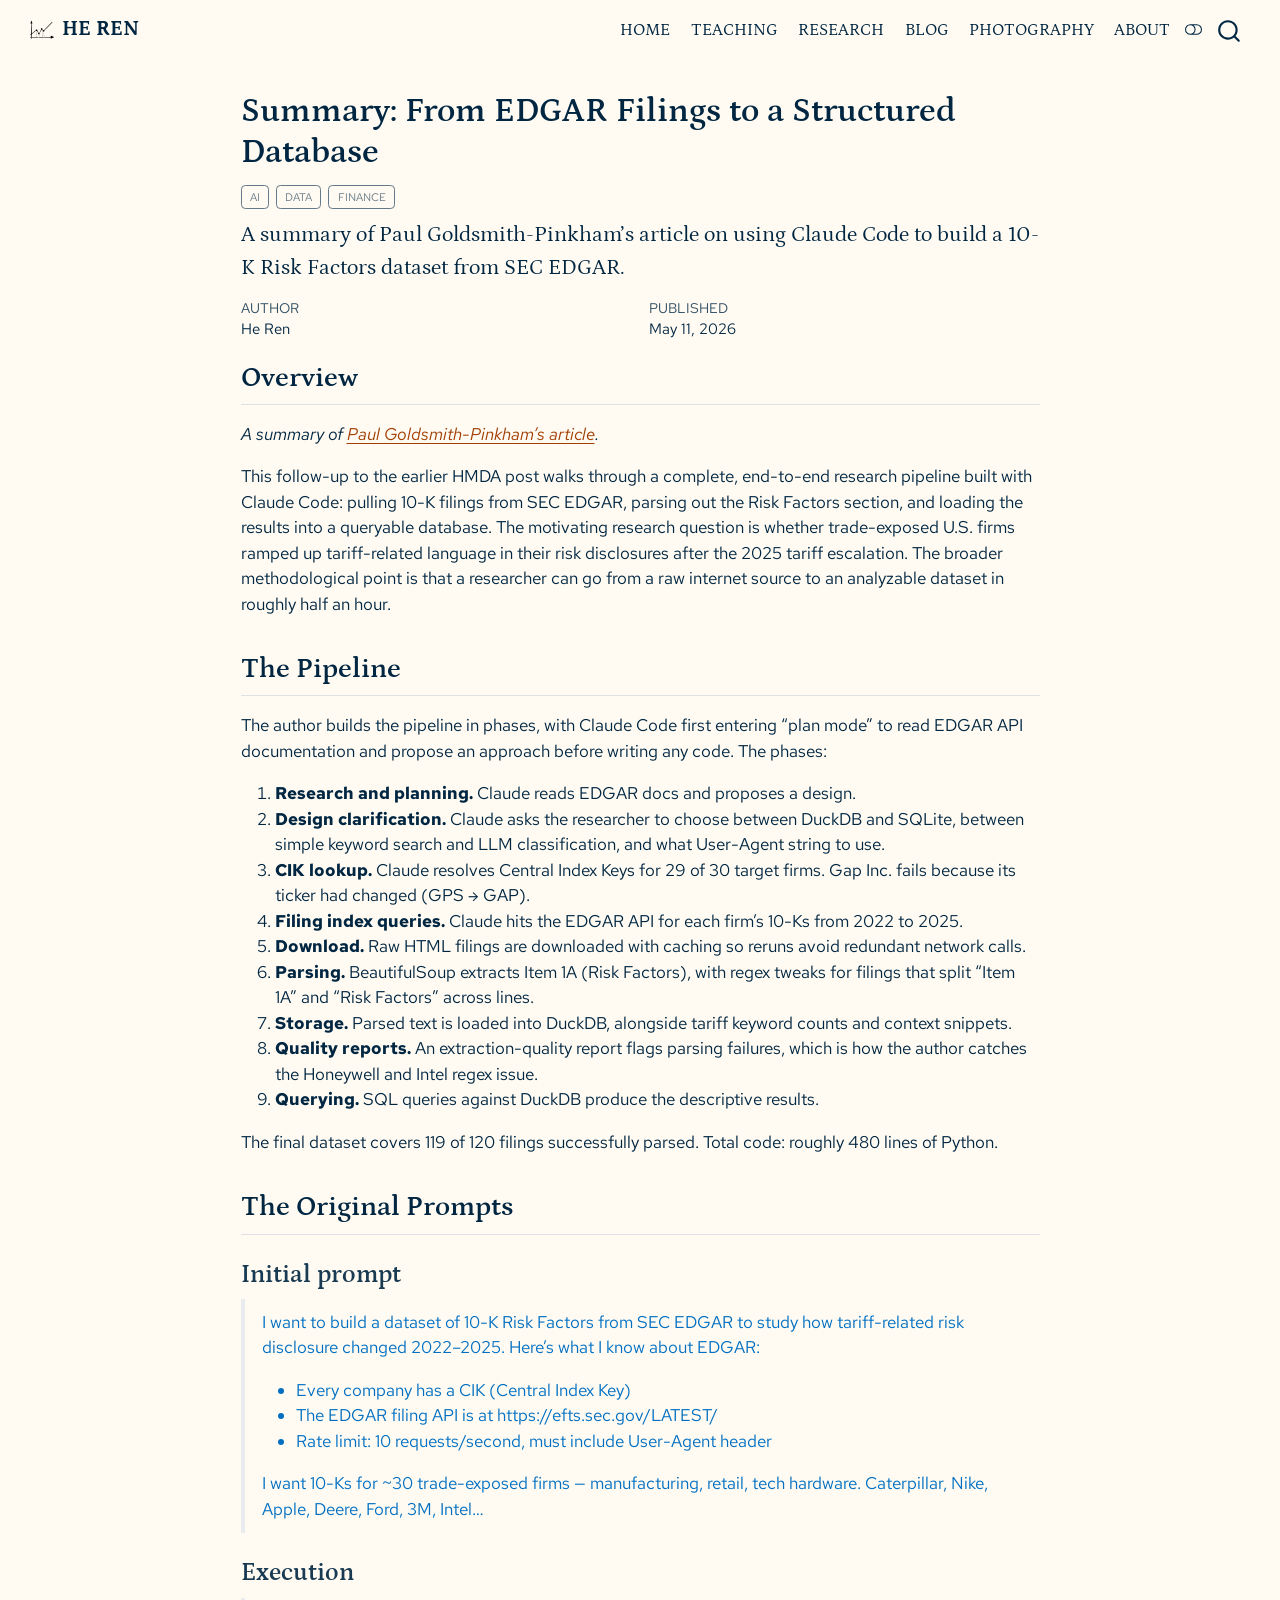
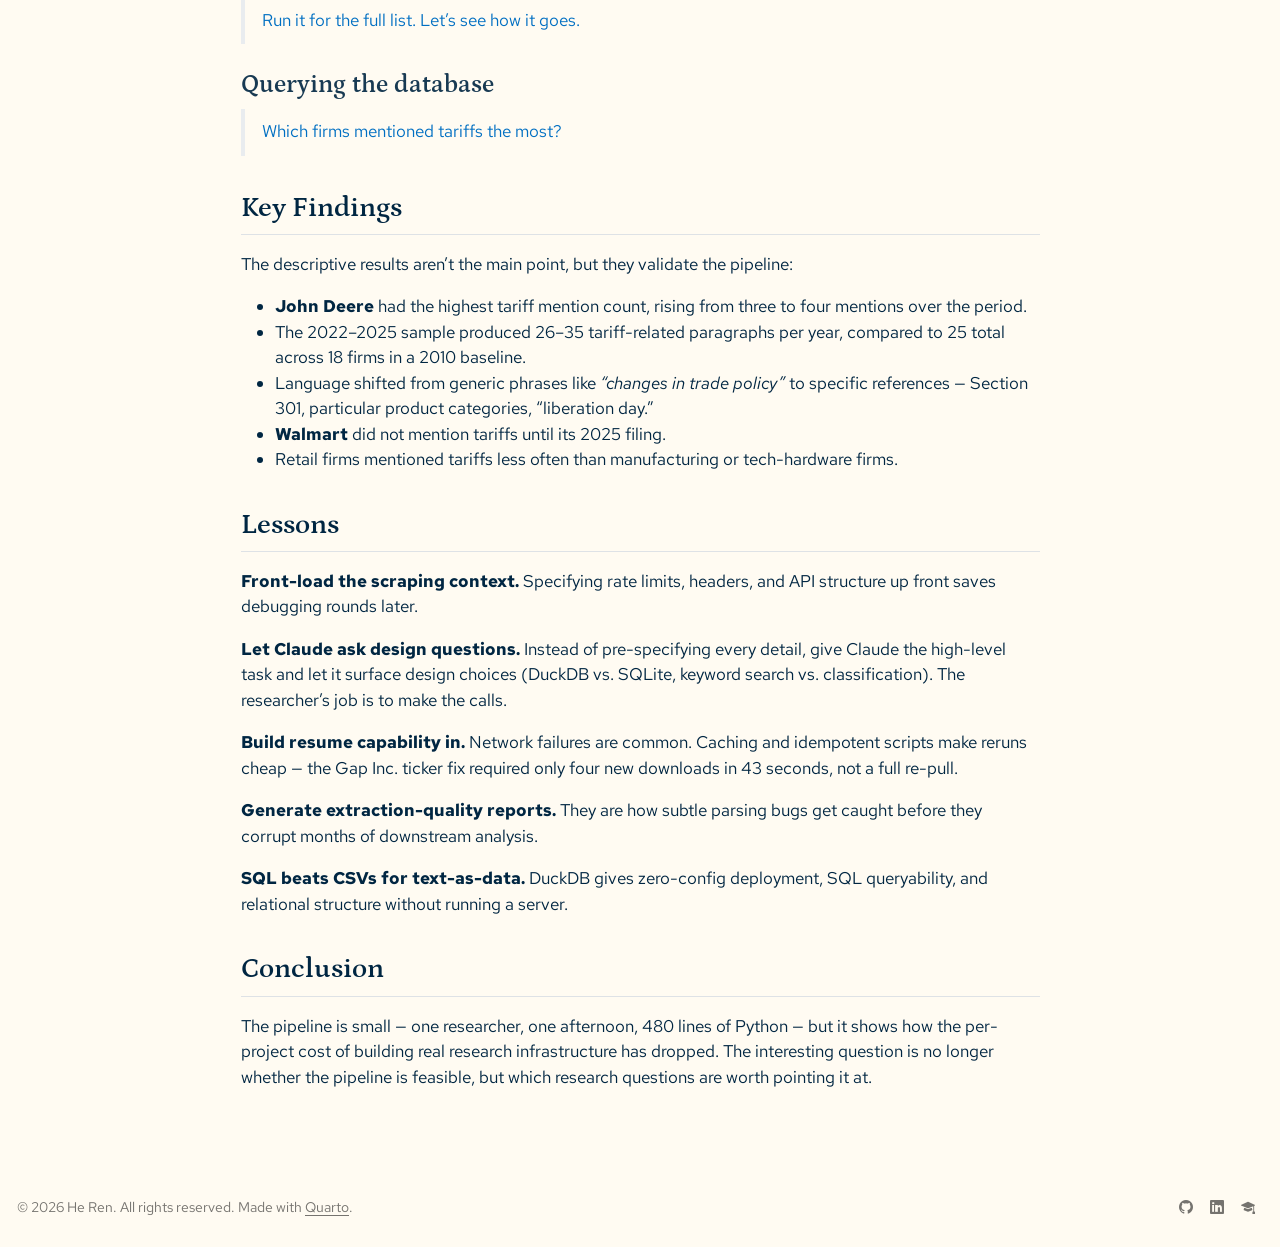
<file: blog/posts/edgar-filings-to-structured-database/index.html>
<!DOCTYPE html>
<html xmlns="http://www.w3.org/1999/xhtml" lang="en" xml:lang="en"><head>

<meta charset="utf-8">
<meta name="generator" content="quarto-1.7.32">

<meta name="viewport" content="width=device-width, initial-scale=1.0, user-scalable=yes">

<meta name="author" content="He Ren">
<meta name="dcterms.date" content="2026-05-11">
<meta name="description" content="A summary of Paul Goldsmith-Pinkham’s article on using Claude Code to build a 10-K Risk Factors dataset from SEC EDGAR.">

<title>Summary: From EDGAR Filings to a Structured Database – HE REN</title>
<style>
code{white-space: pre-wrap;}
span.smallcaps{font-variant: small-caps;}
div.columns{display: flex; gap: min(4vw, 1.5em);}
div.column{flex: auto; overflow-x: auto;}
div.hanging-indent{margin-left: 1.5em; text-indent: -1.5em;}
ul.task-list{list-style: none;}
ul.task-list li input[type="checkbox"] {
  width: 0.8em;
  margin: 0 0.8em 0.2em -1em; /* quarto-specific, see https://github.com/quarto-dev/quarto-cli/issues/4556 */ 
  vertical-align: middle;
}
</style>


<script src="../../../site_libs/quarto-nav/quarto-nav.js"></script>
<script src="../../../site_libs/quarto-nav/headroom.min.js"></script>
<script src="../../../site_libs/clipboard/clipboard.min.js"></script>
<script src="../../../site_libs/quarto-search/autocomplete.umd.js"></script>
<script src="../../../site_libs/quarto-search/fuse.min.js"></script>
<script src="../../../site_libs/quarto-search/quarto-search.js"></script>
<meta name="quarto:offset" content="../../../">
<link href="../../../images/stock-2.svg" rel="icon" type="image/svg+xml">
<script src="../../../site_libs/quarto-html/quarto.js" type="module"></script>
<script src="../../../site_libs/quarto-html/tabsets/tabsets.js" type="module"></script>
<script src="../../../site_libs/quarto-html/popper.min.js"></script>
<script src="../../../site_libs/quarto-html/tippy.umd.min.js"></script>
<script src="../../../site_libs/quarto-html/anchor.min.js"></script>
<link href="../../../site_libs/quarto-html/tippy.css" rel="stylesheet">
<link href="../../../site_libs/quarto-html/quarto-syntax-highlighting-d967bcf1f248e84ff9e3de7aac66bd8d.css" rel="stylesheet" class="quarto-color-scheme" id="quarto-text-highlighting-styles">
<link href="../../../site_libs/quarto-html/quarto-syntax-highlighting-dark-2d93c1f1c239013447b74681546f8fe7.css" rel="stylesheet" class="quarto-color-scheme quarto-color-alternate" id="quarto-text-highlighting-styles">
<link href="../../../site_libs/quarto-html/quarto-syntax-highlighting-d967bcf1f248e84ff9e3de7aac66bd8d.css" rel="stylesheet" class="quarto-color-scheme-extra" id="quarto-text-highlighting-styles">
<script src="../../../site_libs/bootstrap/bootstrap.min.js"></script>
<link href="../../../site_libs/bootstrap/bootstrap-icons.css" rel="stylesheet">
<link href="../../../site_libs/bootstrap/bootstrap-2061d193c9ea48e5106358bb79406703.min.css" rel="stylesheet" append-hash="true" class="quarto-color-scheme" id="quarto-bootstrap" data-mode="light">
<link href="../../../site_libs/bootstrap/bootstrap-dark-884b07a836e52ee2562001410c1299d7.min.css" rel="stylesheet" append-hash="true" class="quarto-color-scheme quarto-color-alternate" id="quarto-bootstrap" data-mode="dark">
<link href="../../../site_libs/bootstrap/bootstrap-2061d193c9ea48e5106358bb79406703.min.css" rel="stylesheet" append-hash="true" class="quarto-color-scheme-extra" id="quarto-bootstrap" data-mode="light">
<script id="quarto-search-options" type="application/json">{
  "location": "navbar",
  "copy-button": false,
  "collapse-after": 3,
  "panel-placement": "end",
  "type": "overlay",
  "limit": 50,
  "keyboard-shortcut": [
    "f",
    "/",
    "s"
  ],
  "show-item-context": false,
  "language": {
    "search-no-results-text": "No results",
    "search-matching-documents-text": "matching documents",
    "search-copy-link-title": "Copy link to search",
    "search-hide-matches-text": "Hide additional matches",
    "search-more-match-text": "more match in this document",
    "search-more-matches-text": "more matches in this document",
    "search-clear-button-title": "Clear",
    "search-text-placeholder": "",
    "search-detached-cancel-button-title": "Cancel",
    "search-submit-button-title": "Submit",
    "search-label": "Search"
  }
}</script>
<link rel="preconnect" href="https://fonts.googleapis.com">
<link rel="preconnect" href="https://fonts.gstatic.com" crossorigin="">
<link href="https://fonts.googleapis.com/css2?family=Petrona:wght@400;500;700&amp;family=Red+Hat+Text:wght@400;500;700&amp;family=B612+Mono&amp;display=swap" rel="stylesheet">


<link rel="stylesheet" href="../../../styles/styles.css">
</head>

<body class="nav-fixed fullcontent quarto-light"><script id="quarto-html-before-body" type="application/javascript">
    const toggleBodyColorMode = (bsSheetEl) => {
      const mode = bsSheetEl.getAttribute("data-mode");
      const bodyEl = window.document.querySelector("body");
      if (mode === "dark") {
        bodyEl.classList.add("quarto-dark");
        bodyEl.classList.remove("quarto-light");
      } else {
        bodyEl.classList.add("quarto-light");
        bodyEl.classList.remove("quarto-dark");
      }
    }
    const toggleBodyColorPrimary = () => {
      const bsSheetEl = window.document.querySelector("link#quarto-bootstrap:not([rel=disabled-stylesheet])");
      if (bsSheetEl) {
        toggleBodyColorMode(bsSheetEl);
      }
    }
    const setColorSchemeToggle = (alternate) => {
      const toggles = window.document.querySelectorAll('.quarto-color-scheme-toggle');
      for (let i=0; i < toggles.length; i++) {
        const toggle = toggles[i];
        if (toggle) {
          if (alternate) {
            toggle.classList.add("alternate");
          } else {
            toggle.classList.remove("alternate");
          }
        }
      }
    };
    const toggleColorMode = (alternate) => {
      // Switch the stylesheets
      const primaryStylesheets = window.document.querySelectorAll('link.quarto-color-scheme:not(.quarto-color-alternate)');
      const alternateStylesheets = window.document.querySelectorAll('link.quarto-color-scheme.quarto-color-alternate');
      manageTransitions('#quarto-margin-sidebar .nav-link', false);
      if (alternate) {
        // note: dark is layered on light, we don't disable primary!
        enableStylesheet(alternateStylesheets);
        for (const sheetNode of alternateStylesheets) {
          if (sheetNode.id === "quarto-bootstrap") {
            toggleBodyColorMode(sheetNode);
          }
        }
      } else {
        disableStylesheet(alternateStylesheets);
        enableStylesheet(primaryStylesheets)
        toggleBodyColorPrimary();
      }
      manageTransitions('#quarto-margin-sidebar .nav-link', true);
      // Switch the toggles
      setColorSchemeToggle(alternate)
      // Hack to workaround the fact that safari doesn't
      // properly recolor the scrollbar when toggling (#1455)
      if (navigator.userAgent.indexOf('Safari') > 0 && navigator.userAgent.indexOf('Chrome') == -1) {
        manageTransitions("body", false);
        window.scrollTo(0, 1);
        setTimeout(() => {
          window.scrollTo(0, 0);
          manageTransitions("body", true);
        }, 40);
      }
    }
    const disableStylesheet = (stylesheets) => {
      for (let i=0; i < stylesheets.length; i++) {
        const stylesheet = stylesheets[i];
        stylesheet.rel = 'disabled-stylesheet';
      }
    }
    const enableStylesheet = (stylesheets) => {
      for (let i=0; i < stylesheets.length; i++) {
        const stylesheet = stylesheets[i];
        if(stylesheet.rel !== 'stylesheet') { // for Chrome, which will still FOUC without this check
          stylesheet.rel = 'stylesheet';
        }
      }
    }
    const manageTransitions = (selector, allowTransitions) => {
      const els = window.document.querySelectorAll(selector);
      for (let i=0; i < els.length; i++) {
        const el = els[i];
        if (allowTransitions) {
          el.classList.remove('notransition');
        } else {
          el.classList.add('notransition');
        }
      }
    }
    const isFileUrl = () => {
      return window.location.protocol === 'file:';
    }
    const hasAlternateSentinel = () => {
      let styleSentinel = getColorSchemeSentinel();
      if (styleSentinel !== null) {
        return styleSentinel === "alternate";
      } else {
        return false;
      }
    }
    const setStyleSentinel = (alternate) => {
      const value = alternate ? "alternate" : "default";
      if (!isFileUrl()) {
        window.localStorage.setItem("quarto-color-scheme", value);
      } else {
        localAlternateSentinel = value;
      }
    }
    const getColorSchemeSentinel = () => {
      if (!isFileUrl()) {
        const storageValue = window.localStorage.getItem("quarto-color-scheme");
        return storageValue != null ? storageValue : localAlternateSentinel;
      } else {
        return localAlternateSentinel;
      }
    }
    const toggleGiscusIfUsed = (isAlternate, darkModeDefault) => {
      const baseTheme = document.querySelector('#giscus-base-theme')?.value ?? 'light';
      const alternateTheme = document.querySelector('#giscus-alt-theme')?.value ?? 'dark';
      let newTheme = '';
      if(authorPrefersDark) {
        newTheme = isAlternate ? baseTheme : alternateTheme;
      } else {
        newTheme = isAlternate ? alternateTheme : baseTheme;
      }
      const changeGiscusTheme = () => {
        // From: https://github.com/giscus/giscus/issues/336
        const sendMessage = (message) => {
          const iframe = document.querySelector('iframe.giscus-frame');
          if (!iframe) return;
          iframe.contentWindow.postMessage({ giscus: message }, 'https://giscus.app');
        }
        sendMessage({
          setConfig: {
            theme: newTheme
          }
        });
      }
      const isGiscussLoaded = window.document.querySelector('iframe.giscus-frame') !== null;
      if (isGiscussLoaded) {
        changeGiscusTheme();
      }
    };
    const authorPrefersDark = false;
    const darkModeDefault = authorPrefersDark;
      document.querySelector('link#quarto-text-highlighting-styles.quarto-color-scheme-extra').rel = 'disabled-stylesheet';
      document.querySelector('link#quarto-bootstrap.quarto-color-scheme-extra').rel = 'disabled-stylesheet';
    let localAlternateSentinel = darkModeDefault ? 'alternate' : 'default';
    // Dark / light mode switch
    window.quartoToggleColorScheme = () => {
      // Read the current dark / light value
      let toAlternate = !hasAlternateSentinel();
      toggleColorMode(toAlternate);
      setStyleSentinel(toAlternate);
      toggleGiscusIfUsed(toAlternate, darkModeDefault);
      window.dispatchEvent(new Event('resize'));
    };
    // Switch to dark mode if need be
    if (hasAlternateSentinel()) {
      toggleColorMode(true);
    } else {
      toggleColorMode(false);
    }
  </script>

<div id="quarto-search-results"></div>
  <header id="quarto-header" class="headroom fixed-top">
    <nav class="navbar navbar-expand-lg " data-bs-theme="dark">
      <div class="navbar-container container-fluid">
      <div class="navbar-brand-container mx-auto">
    <a href="../../../index.html" class="navbar-brand navbar-brand-logo">
    <img src="../../../images/stock-2.svg" alt="" class="navbar-logo">
    </a>
    <a class="navbar-brand" href="../../../index.html">
    <span class="navbar-title">HE REN</span>
    </a>
  </div>
            <div id="quarto-search" class="" title="Search"></div>
          <button class="navbar-toggler" type="button" data-bs-toggle="collapse" data-bs-target="#navbarCollapse" aria-controls="navbarCollapse" role="menu" aria-expanded="false" aria-label="Toggle navigation" onclick="if (window.quartoToggleHeadroom) { window.quartoToggleHeadroom(); }">
  <span class="navbar-toggler-icon"></span>
</button>
          <div class="collapse navbar-collapse" id="navbarCollapse">
            <ul class="navbar-nav navbar-nav-scroll ms-auto">
  <li class="nav-item">
    <a class="nav-link" href="../../../index.html"> 
<span class="menu-text">HOME</span></a>
  </li>  
  <li class="nav-item">
    <a class="nav-link" href="../../../teaching.html"> 
<span class="menu-text">TEACHING</span></a>
  </li>  
  <li class="nav-item">
    <a class="nav-link" href="../../../research.html"> 
<span class="menu-text">RESEARCH</span></a>
  </li>  
  <li class="nav-item">
    <a class="nav-link" href="../../../blog/index.html"> 
<span class="menu-text">BLOG</span></a>
  </li>  
  <li class="nav-item">
    <a class="nav-link" href="../../../photography.html"> 
<span class="menu-text">PHOTOGRAPHY</span></a>
  </li>  
  <li class="nav-item">
    <a class="nav-link" href="../../../about.html"> 
<span class="menu-text">ABOUT</span></a>
  </li>  
</ul>
          </div> <!-- /navcollapse -->
            <div class="quarto-navbar-tools">
  <a href="" class="quarto-color-scheme-toggle quarto-navigation-tool  px-1" onclick="window.quartoToggleColorScheme(); return false;" title="Toggle dark mode"><i class="bi"></i></a>
</div>
      </div> <!-- /container-fluid -->
    </nav>
</header>
<!-- content -->
<div id="quarto-content" class="quarto-container page-columns page-rows-contents page-layout-article page-navbar">
<!-- sidebar -->
<!-- margin-sidebar -->
    
<!-- main -->
<main class="content" id="quarto-document-content">


<header id="title-block-header" class="quarto-title-block default">
<div class="quarto-title">
<h1 class="title">Summary: From EDGAR Filings to a Structured Database</h1>
  <div class="quarto-categories">
    <div class="quarto-category">AI</div>
    <div class="quarto-category">data</div>
    <div class="quarto-category">finance</div>
  </div>
  </div>

<div>
  <div class="description">
    A summary of Paul Goldsmith-Pinkham’s article on using Claude Code to build a 10-K Risk Factors dataset from SEC EDGAR.
  </div>
</div>


<div class="quarto-title-meta">

    <div>
    <div class="quarto-title-meta-heading">Author</div>
    <div class="quarto-title-meta-contents">
             <p>He Ren </p>
          </div>
  </div>
    
    <div>
    <div class="quarto-title-meta-heading">Published</div>
    <div class="quarto-title-meta-contents">
      <p class="date">May 11, 2026</p>
    </div>
  </div>
  
    
  </div>
  


</header>


<section id="overview" class="level2">
<h2 class="anchored" data-anchor-id="overview">Overview</h2>
<p><em>A summary of <a href="https://paulgp.substack.com/p/from-edgar-filings-to-a-structured">Paul Goldsmith-Pinkham’s article</a>.</em></p>
<p>This follow-up to the earlier HMDA post walks through a complete, end-to-end research pipeline built with Claude Code: pulling 10-K filings from SEC EDGAR, parsing out the Risk Factors section, and loading the results into a queryable database. The motivating research question is whether trade-exposed U.S. firms ramped up tariff-related language in their risk disclosures after the 2025 tariff escalation. The broader methodological point is that a researcher can go from a raw internet source to an analyzable dataset in roughly half an hour.</p>
</section>
<section id="the-pipeline" class="level2">
<h2 class="anchored" data-anchor-id="the-pipeline">The Pipeline</h2>
<p>The author builds the pipeline in phases, with Claude Code first entering “plan mode” to read EDGAR API documentation and propose an approach before writing any code. The phases:</p>
<ol type="1">
<li><strong>Research and planning.</strong> Claude reads EDGAR docs and proposes a design.</li>
<li><strong>Design clarification.</strong> Claude asks the researcher to choose between DuckDB and SQLite, between simple keyword search and LLM classification, and what User-Agent string to use.</li>
<li><strong>CIK lookup.</strong> Claude resolves Central Index Keys for 29 of 30 target firms. Gap Inc.&nbsp;fails because its ticker had changed (GPS → GAP).</li>
<li><strong>Filing index queries.</strong> Claude hits the EDGAR API for each firm’s 10-Ks from 2022 to 2025.</li>
<li><strong>Download.</strong> Raw HTML filings are downloaded with caching so reruns avoid redundant network calls.</li>
<li><strong>Parsing.</strong> BeautifulSoup extracts Item 1A (Risk Factors), with regex tweaks for filings that split “Item 1A” and “Risk Factors” across lines.</li>
<li><strong>Storage.</strong> Parsed text is loaded into DuckDB, alongside tariff keyword counts and context snippets.</li>
<li><strong>Quality reports.</strong> An extraction-quality report flags parsing failures, which is how the author catches the Honeywell and Intel regex issue.</li>
<li><strong>Querying.</strong> SQL queries against DuckDB produce the descriptive results.</li>
</ol>
<p>The final dataset covers 119 of 120 filings successfully parsed. Total code: roughly 480 lines of Python.</p>
</section>
<section id="the-original-prompts" class="level2">
<h2 class="anchored" data-anchor-id="the-original-prompts">The Original Prompts</h2>
<section id="initial-prompt" class="level3">
<h3 class="anchored" data-anchor-id="initial-prompt">Initial prompt</h3>
<blockquote class="blockquote">
<p>I want to build a dataset of 10-K Risk Factors from SEC EDGAR to study how tariff-related risk disclosure changed 2022–2025. Here’s what I know about EDGAR:</p>
<ul>
<li>Every company has a CIK (Central Index Key)</li>
<li>The EDGAR filing API is at https://efts.sec.gov/LATEST/</li>
<li>Rate limit: 10 requests/second, must include User-Agent header</li>
</ul>
<p>I want 10-Ks for ~30 trade-exposed firms — manufacturing, retail, tech hardware. Caterpillar, Nike, Apple, Deere, Ford, 3M, Intel…</p>
</blockquote>
</section>
<section id="execution" class="level3">
<h3 class="anchored" data-anchor-id="execution">Execution</h3>
<blockquote class="blockquote">
<p>Run it for the full list. Let’s see how it goes.</p>
</blockquote>
</section>
<section id="querying-the-database" class="level3">
<h3 class="anchored" data-anchor-id="querying-the-database">Querying the database</h3>
<blockquote class="blockquote">
<p>Which firms mentioned tariffs the most?</p>
</blockquote>
</section>
</section>
<section id="key-findings" class="level2">
<h2 class="anchored" data-anchor-id="key-findings">Key Findings</h2>
<p>The descriptive results aren’t the main point, but they validate the pipeline:</p>
<ul>
<li><strong>John Deere</strong> had the highest tariff mention count, rising from three to four mentions over the period.</li>
<li>The 2022–2025 sample produced 26–35 tariff-related paragraphs per year, compared to 25 total across 18 firms in a 2010 baseline.</li>
<li>Language shifted from generic phrases like <em>“changes in trade policy”</em> to specific references — Section 301, particular product categories, “liberation day.”</li>
<li><strong>Walmart</strong> did not mention tariffs until its 2025 filing.</li>
<li>Retail firms mentioned tariffs less often than manufacturing or tech-hardware firms.</li>
</ul>
</section>
<section id="lessons" class="level2">
<h2 class="anchored" data-anchor-id="lessons">Lessons</h2>
<p><strong>Front-load the scraping context.</strong> Specifying rate limits, headers, and API structure up front saves debugging rounds later.</p>
<p><strong>Let Claude ask design questions.</strong> Instead of pre-specifying every detail, give Claude the high-level task and let it surface design choices (DuckDB vs.&nbsp;SQLite, keyword search vs.&nbsp;classification). The researcher’s job is to make the calls.</p>
<p><strong>Build resume capability in.</strong> Network failures are common. Caching and idempotent scripts make reruns cheap — the Gap Inc.&nbsp;ticker fix required only four new downloads in 43 seconds, not a full re-pull.</p>
<p><strong>Generate extraction-quality reports.</strong> They are how subtle parsing bugs get caught before they corrupt months of downstream analysis.</p>
<p><strong>SQL beats CSVs for text-as-data.</strong> DuckDB gives zero-config deployment, SQL queryability, and relational structure without running a server.</p>
</section>
<section id="conclusion" class="level2">
<h2 class="anchored" data-anchor-id="conclusion">Conclusion</h2>
<p>The pipeline is small — one researcher, one afternoon, 480 lines of Python — but it shows how the per-project cost of building real research infrastructure has dropped. The interesting question is no longer whether the pipeline is feasible, but which research questions are worth pointing it at.</p>


</section>

</main> <!-- /main -->
<script id="quarto-html-after-body" type="application/javascript">
  window.document.addEventListener("DOMContentLoaded", function (event) {
    // Ensure there is a toggle, if there isn't float one in the top right
    if (window.document.querySelector('.quarto-color-scheme-toggle') === null) {
      const a = window.document.createElement('a');
      a.classList.add('top-right');
      a.classList.add('quarto-color-scheme-toggle');
      a.href = "";
      a.onclick = function() { try { window.quartoToggleColorScheme(); } catch {} return false; };
      const i = window.document.createElement("i");
      i.classList.add('bi');
      a.appendChild(i);
      window.document.body.appendChild(a);
    }
    setColorSchemeToggle(hasAlternateSentinel())
    const icon = "";
    const anchorJS = new window.AnchorJS();
    anchorJS.options = {
      placement: 'right',
      icon: icon
    };
    anchorJS.add('.anchored');
    const isCodeAnnotation = (el) => {
      for (const clz of el.classList) {
        if (clz.startsWith('code-annotation-')) {                     
          return true;
        }
      }
      return false;
    }
    const onCopySuccess = function(e) {
      // button target
      const button = e.trigger;
      // don't keep focus
      button.blur();
      // flash "checked"
      button.classList.add('code-copy-button-checked');
      var currentTitle = button.getAttribute("title");
      button.setAttribute("title", "Copied!");
      let tooltip;
      if (window.bootstrap) {
        button.setAttribute("data-bs-toggle", "tooltip");
        button.setAttribute("data-bs-placement", "left");
        button.setAttribute("data-bs-title", "Copied!");
        tooltip = new bootstrap.Tooltip(button, 
          { trigger: "manual", 
            customClass: "code-copy-button-tooltip",
            offset: [0, -8]});
        tooltip.show();    
      }
      setTimeout(function() {
        if (tooltip) {
          tooltip.hide();
          button.removeAttribute("data-bs-title");
          button.removeAttribute("data-bs-toggle");
          button.removeAttribute("data-bs-placement");
        }
        button.setAttribute("title", currentTitle);
        button.classList.remove('code-copy-button-checked');
      }, 1000);
      // clear code selection
      e.clearSelection();
    }
    const getTextToCopy = function(trigger) {
        const codeEl = trigger.previousElementSibling.cloneNode(true);
        for (const childEl of codeEl.children) {
          if (isCodeAnnotation(childEl)) {
            childEl.remove();
          }
        }
        return codeEl.innerText;
    }
    const clipboard = new window.ClipboardJS('.code-copy-button:not([data-in-quarto-modal])', {
      text: getTextToCopy
    });
    clipboard.on('success', onCopySuccess);
    if (window.document.getElementById('quarto-embedded-source-code-modal')) {
      const clipboardModal = new window.ClipboardJS('.code-copy-button[data-in-quarto-modal]', {
        text: getTextToCopy,
        container: window.document.getElementById('quarto-embedded-source-code-modal')
      });
      clipboardModal.on('success', onCopySuccess);
    }
      var localhostRegex = new RegExp(/^(?:http|https):\/\/localhost\:?[0-9]*\//);
      var mailtoRegex = new RegExp(/^mailto:/);
        var filterRegex = new RegExp("https:\/\/imrenhe\.github\.io");
      var isInternal = (href) => {
          return filterRegex.test(href) || localhostRegex.test(href) || mailtoRegex.test(href);
      }
      // Inspect non-navigation links and adorn them if external
     var links = window.document.querySelectorAll('a[href]:not(.nav-link):not(.navbar-brand):not(.toc-action):not(.sidebar-link):not(.sidebar-item-toggle):not(.pagination-link):not(.no-external):not([aria-hidden]):not(.dropdown-item):not(.quarto-navigation-tool):not(.about-link)');
      for (var i=0; i<links.length; i++) {
        const link = links[i];
        if (!isInternal(link.href)) {
          // undo the damage that might have been done by quarto-nav.js in the case of
          // links that we want to consider external
          if (link.dataset.originalHref !== undefined) {
            link.href = link.dataset.originalHref;
          }
        }
      }
    function tippyHover(el, contentFn, onTriggerFn, onUntriggerFn) {
      const config = {
        allowHTML: true,
        maxWidth: 500,
        delay: 100,
        arrow: false,
        appendTo: function(el) {
            return el.parentElement;
        },
        interactive: true,
        interactiveBorder: 10,
        theme: 'quarto',
        placement: 'bottom-start',
      };
      if (contentFn) {
        config.content = contentFn;
      }
      if (onTriggerFn) {
        config.onTrigger = onTriggerFn;
      }
      if (onUntriggerFn) {
        config.onUntrigger = onUntriggerFn;
      }
      window.tippy(el, config); 
    }
    const noterefs = window.document.querySelectorAll('a[role="doc-noteref"]');
    for (var i=0; i<noterefs.length; i++) {
      const ref = noterefs[i];
      tippyHover(ref, function() {
        // use id or data attribute instead here
        let href = ref.getAttribute('data-footnote-href') || ref.getAttribute('href');
        try { href = new URL(href).hash; } catch {}
        const id = href.replace(/^#\/?/, "");
        const note = window.document.getElementById(id);
        if (note) {
          return note.innerHTML;
        } else {
          return "";
        }
      });
    }
    const xrefs = window.document.querySelectorAll('a.quarto-xref');
    const processXRef = (id, note) => {
      // Strip column container classes
      const stripColumnClz = (el) => {
        el.classList.remove("page-full", "page-columns");
        if (el.children) {
          for (const child of el.children) {
            stripColumnClz(child);
          }
        }
      }
      stripColumnClz(note)
      if (id === null || id.startsWith('sec-')) {
        // Special case sections, only their first couple elements
        const container = document.createElement("div");
        if (note.children && note.children.length > 2) {
          container.appendChild(note.children[0].cloneNode(true));
          for (let i = 1; i < note.children.length; i++) {
            const child = note.children[i];
            if (child.tagName === "P" && child.innerText === "") {
              continue;
            } else {
              container.appendChild(child.cloneNode(true));
              break;
            }
          }
          if (window.Quarto?.typesetMath) {
            window.Quarto.typesetMath(container);
          }
          return container.innerHTML
        } else {
          if (window.Quarto?.typesetMath) {
            window.Quarto.typesetMath(note);
          }
          return note.innerHTML;
        }
      } else {
        // Remove any anchor links if they are present
        const anchorLink = note.querySelector('a.anchorjs-link');
        if (anchorLink) {
          anchorLink.remove();
        }
        if (window.Quarto?.typesetMath) {
          window.Quarto.typesetMath(note);
        }
        if (note.classList.contains("callout")) {
          return note.outerHTML;
        } else {
          return note.innerHTML;
        }
      }
    }
    for (var i=0; i<xrefs.length; i++) {
      const xref = xrefs[i];
      tippyHover(xref, undefined, function(instance) {
        instance.disable();
        let url = xref.getAttribute('href');
        let hash = undefined; 
        if (url.startsWith('#')) {
          hash = url;
        } else {
          try { hash = new URL(url).hash; } catch {}
        }
        if (hash) {
          const id = hash.replace(/^#\/?/, "");
          const note = window.document.getElementById(id);
          if (note !== null) {
            try {
              const html = processXRef(id, note.cloneNode(true));
              instance.setContent(html);
            } finally {
              instance.enable();
              instance.show();
            }
          } else {
            // See if we can fetch this
            fetch(url.split('#')[0])
            .then(res => res.text())
            .then(html => {
              const parser = new DOMParser();
              const htmlDoc = parser.parseFromString(html, "text/html");
              const note = htmlDoc.getElementById(id);
              if (note !== null) {
                const html = processXRef(id, note);
                instance.setContent(html);
              } 
            }).finally(() => {
              instance.enable();
              instance.show();
            });
          }
        } else {
          // See if we can fetch a full url (with no hash to target)
          // This is a special case and we should probably do some content thinning / targeting
          fetch(url)
          .then(res => res.text())
          .then(html => {
            const parser = new DOMParser();
            const htmlDoc = parser.parseFromString(html, "text/html");
            const note = htmlDoc.querySelector('main.content');
            if (note !== null) {
              // This should only happen for chapter cross references
              // (since there is no id in the URL)
              // remove the first header
              if (note.children.length > 0 && note.children[0].tagName === "HEADER") {
                note.children[0].remove();
              }
              const html = processXRef(null, note);
              instance.setContent(html);
            } 
          }).finally(() => {
            instance.enable();
            instance.show();
          });
        }
      }, function(instance) {
      });
    }
        let selectedAnnoteEl;
        const selectorForAnnotation = ( cell, annotation) => {
          let cellAttr = 'data-code-cell="' + cell + '"';
          let lineAttr = 'data-code-annotation="' +  annotation + '"';
          const selector = 'span[' + cellAttr + '][' + lineAttr + ']';
          return selector;
        }
        const selectCodeLines = (annoteEl) => {
          const doc = window.document;
          const targetCell = annoteEl.getAttribute("data-target-cell");
          const targetAnnotation = annoteEl.getAttribute("data-target-annotation");
          const annoteSpan = window.document.querySelector(selectorForAnnotation(targetCell, targetAnnotation));
          const lines = annoteSpan.getAttribute("data-code-lines").split(",");
          const lineIds = lines.map((line) => {
            return targetCell + "-" + line;
          })
          let top = null;
          let height = null;
          let parent = null;
          if (lineIds.length > 0) {
              //compute the position of the single el (top and bottom and make a div)
              const el = window.document.getElementById(lineIds[0]);
              top = el.offsetTop;
              height = el.offsetHeight;
              parent = el.parentElement.parentElement;
            if (lineIds.length > 1) {
              const lastEl = window.document.getElementById(lineIds[lineIds.length - 1]);
              const bottom = lastEl.offsetTop + lastEl.offsetHeight;
              height = bottom - top;
            }
            if (top !== null && height !== null && parent !== null) {
              // cook up a div (if necessary) and position it 
              let div = window.document.getElementById("code-annotation-line-highlight");
              if (div === null) {
                div = window.document.createElement("div");
                div.setAttribute("id", "code-annotation-line-highlight");
                div.style.position = 'absolute';
                parent.appendChild(div);
              }
              div.style.top = top - 2 + "px";
              div.style.height = height + 4 + "px";
              div.style.left = 0;
              let gutterDiv = window.document.getElementById("code-annotation-line-highlight-gutter");
              if (gutterDiv === null) {
                gutterDiv = window.document.createElement("div");
                gutterDiv.setAttribute("id", "code-annotation-line-highlight-gutter");
                gutterDiv.style.position = 'absolute';
                const codeCell = window.document.getElementById(targetCell);
                const gutter = codeCell.querySelector('.code-annotation-gutter');
                gutter.appendChild(gutterDiv);
              }
              gutterDiv.style.top = top - 2 + "px";
              gutterDiv.style.height = height + 4 + "px";
            }
            selectedAnnoteEl = annoteEl;
          }
        };
        const unselectCodeLines = () => {
          const elementsIds = ["code-annotation-line-highlight", "code-annotation-line-highlight-gutter"];
          elementsIds.forEach((elId) => {
            const div = window.document.getElementById(elId);
            if (div) {
              div.remove();
            }
          });
          selectedAnnoteEl = undefined;
        };
          // Handle positioning of the toggle
      window.addEventListener(
        "resize",
        throttle(() => {
          elRect = undefined;
          if (selectedAnnoteEl) {
            selectCodeLines(selectedAnnoteEl);
          }
        }, 10)
      );
      function throttle(fn, ms) {
      let throttle = false;
      let timer;
        return (...args) => {
          if(!throttle) { // first call gets through
              fn.apply(this, args);
              throttle = true;
          } else { // all the others get throttled
              if(timer) clearTimeout(timer); // cancel #2
              timer = setTimeout(() => {
                fn.apply(this, args);
                timer = throttle = false;
              }, ms);
          }
        };
      }
        // Attach click handler to the DT
        const annoteDls = window.document.querySelectorAll('dt[data-target-cell]');
        for (const annoteDlNode of annoteDls) {
          annoteDlNode.addEventListener('click', (event) => {
            const clickedEl = event.target;
            if (clickedEl !== selectedAnnoteEl) {
              unselectCodeLines();
              const activeEl = window.document.querySelector('dt[data-target-cell].code-annotation-active');
              if (activeEl) {
                activeEl.classList.remove('code-annotation-active');
              }
              selectCodeLines(clickedEl);
              clickedEl.classList.add('code-annotation-active');
            } else {
              // Unselect the line
              unselectCodeLines();
              clickedEl.classList.remove('code-annotation-active');
            }
          });
        }
    const findCites = (el) => {
      const parentEl = el.parentElement;
      if (parentEl) {
        const cites = parentEl.dataset.cites;
        if (cites) {
          return {
            el,
            cites: cites.split(' ')
          };
        } else {
          return findCites(el.parentElement)
        }
      } else {
        return undefined;
      }
    };
    var bibliorefs = window.document.querySelectorAll('a[role="doc-biblioref"]');
    for (var i=0; i<bibliorefs.length; i++) {
      const ref = bibliorefs[i];
      const citeInfo = findCites(ref);
      if (citeInfo) {
        tippyHover(citeInfo.el, function() {
          var popup = window.document.createElement('div');
          citeInfo.cites.forEach(function(cite) {
            var citeDiv = window.document.createElement('div');
            citeDiv.classList.add('hanging-indent');
            citeDiv.classList.add('csl-entry');
            var biblioDiv = window.document.getElementById('ref-' + cite);
            if (biblioDiv) {
              citeDiv.innerHTML = biblioDiv.innerHTML;
            }
            popup.appendChild(citeDiv);
          });
          return popup.innerHTML;
        });
      }
    }
  });
  </script>
</div> <!-- /content -->
<footer class="footer">
  <div class="nav-footer">
    <div class="nav-footer-left">
<p>© 2026 He Ren. All rights reserved. Made with <a href="https://quarto.org">Quarto</a>.</p>
</div>   
    <div class="nav-footer-center">
      &nbsp;
    </div>
    <div class="nav-footer-right">
      <ul class="footer-items list-unstyled">
    <li class="nav-item compact">
    <a class="nav-link" href="https://github.com/imrenhe">
      <i class="bi bi-github" role="img">
</i> 
    </a>
  </li>  
    <li class="nav-item compact">
    <a class="nav-link" href="https://www.linkedin.com/in/imrenhe/">
      <i class="bi bi-linkedin" role="img">
</i> 
    </a>
  </li>  
    <li class="nav-item compact">
    <a class="nav-link" href="https://scholar.google.com/citations?user=POuWIfYAAAAJ&amp;hl=en">
      <i class="bi bi-mortarboard-fill" role="img">
</i> 
    </a>
  </li>  
</ul>
    </div>
  </div>
</footer>




</body></html>
</file>
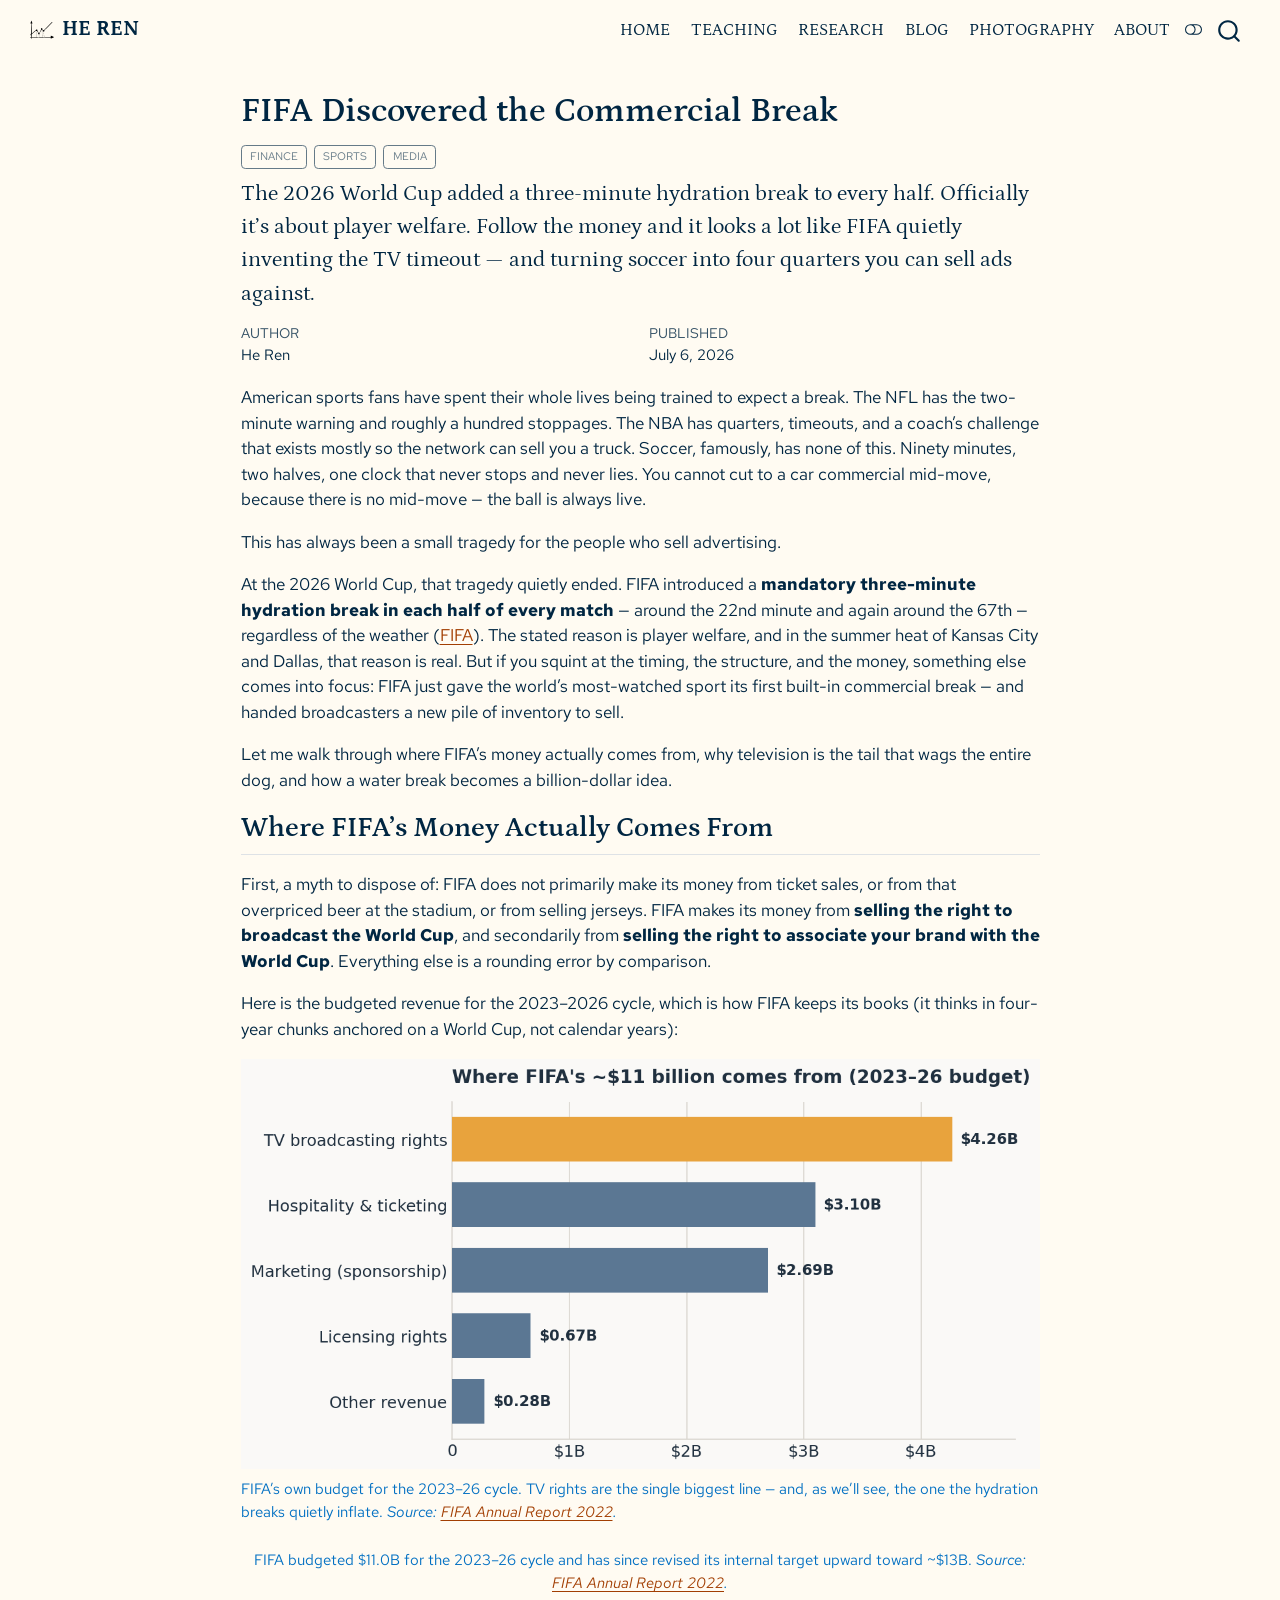
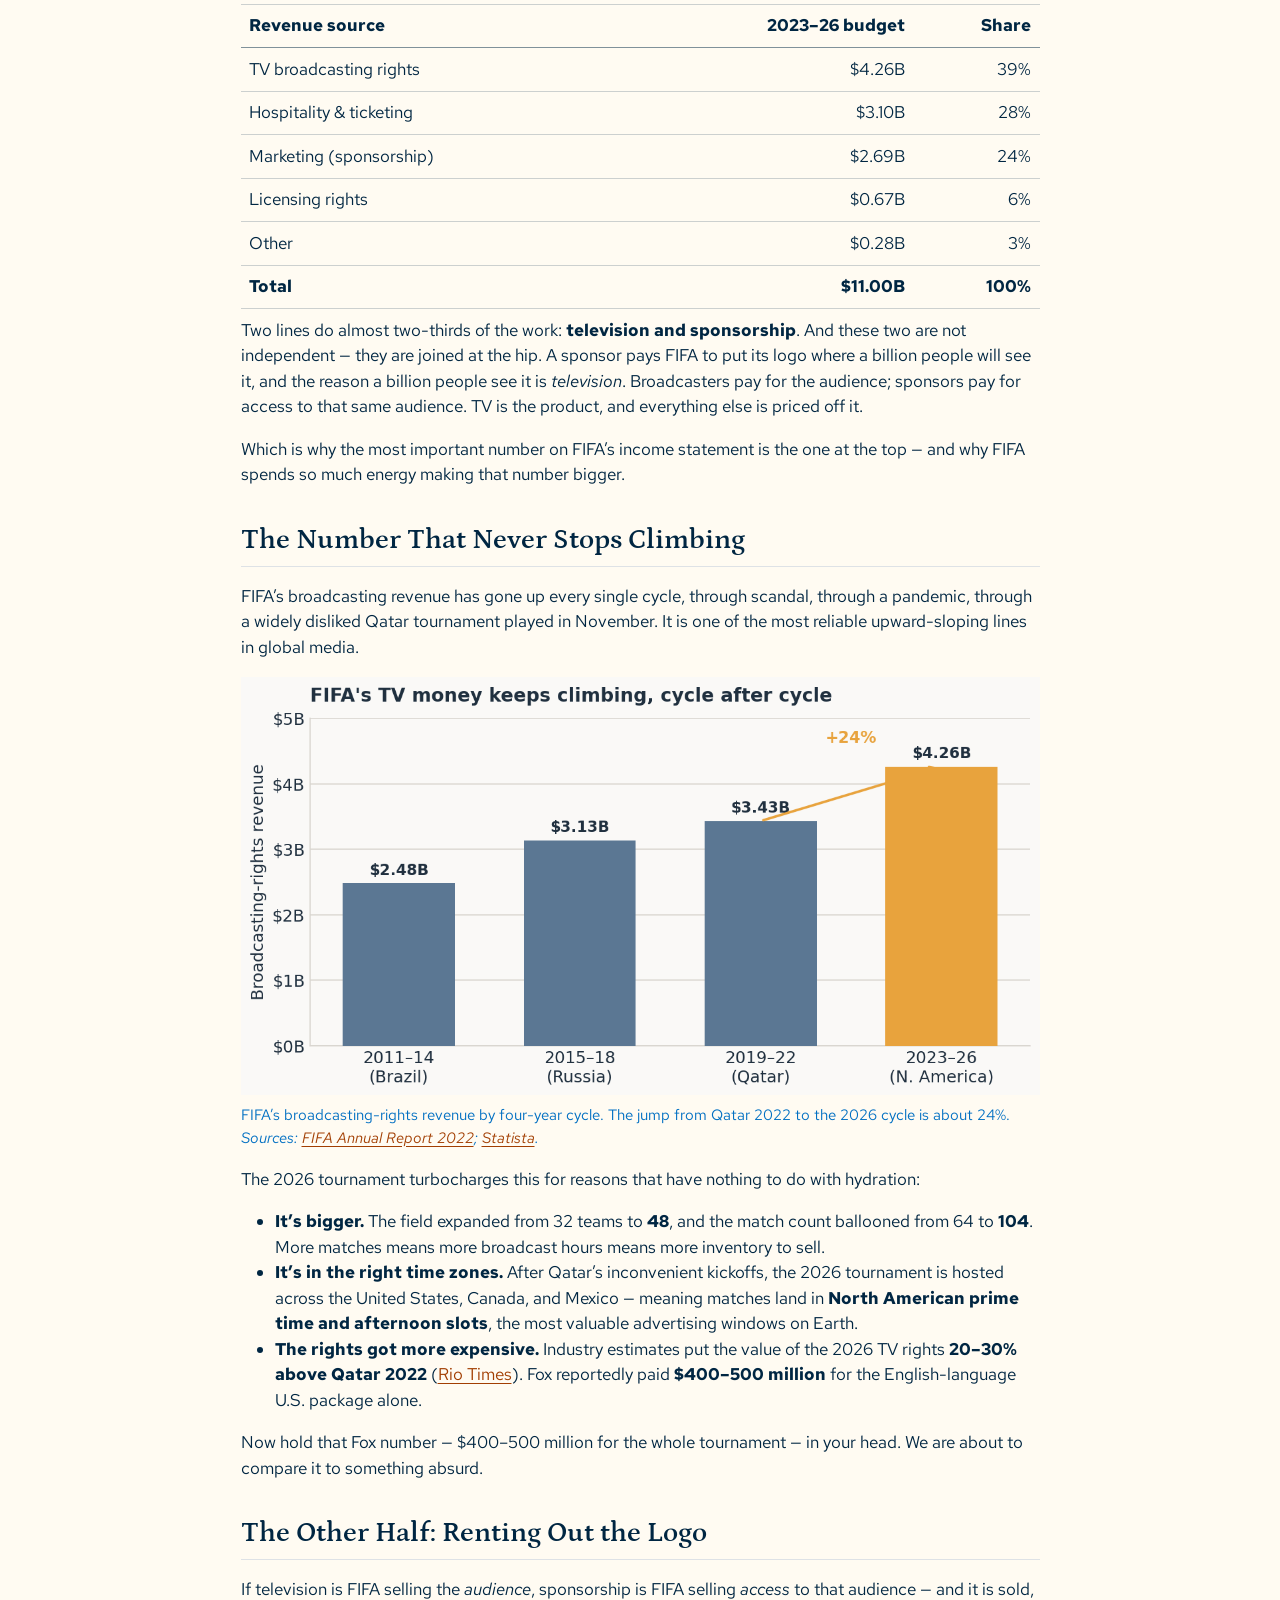
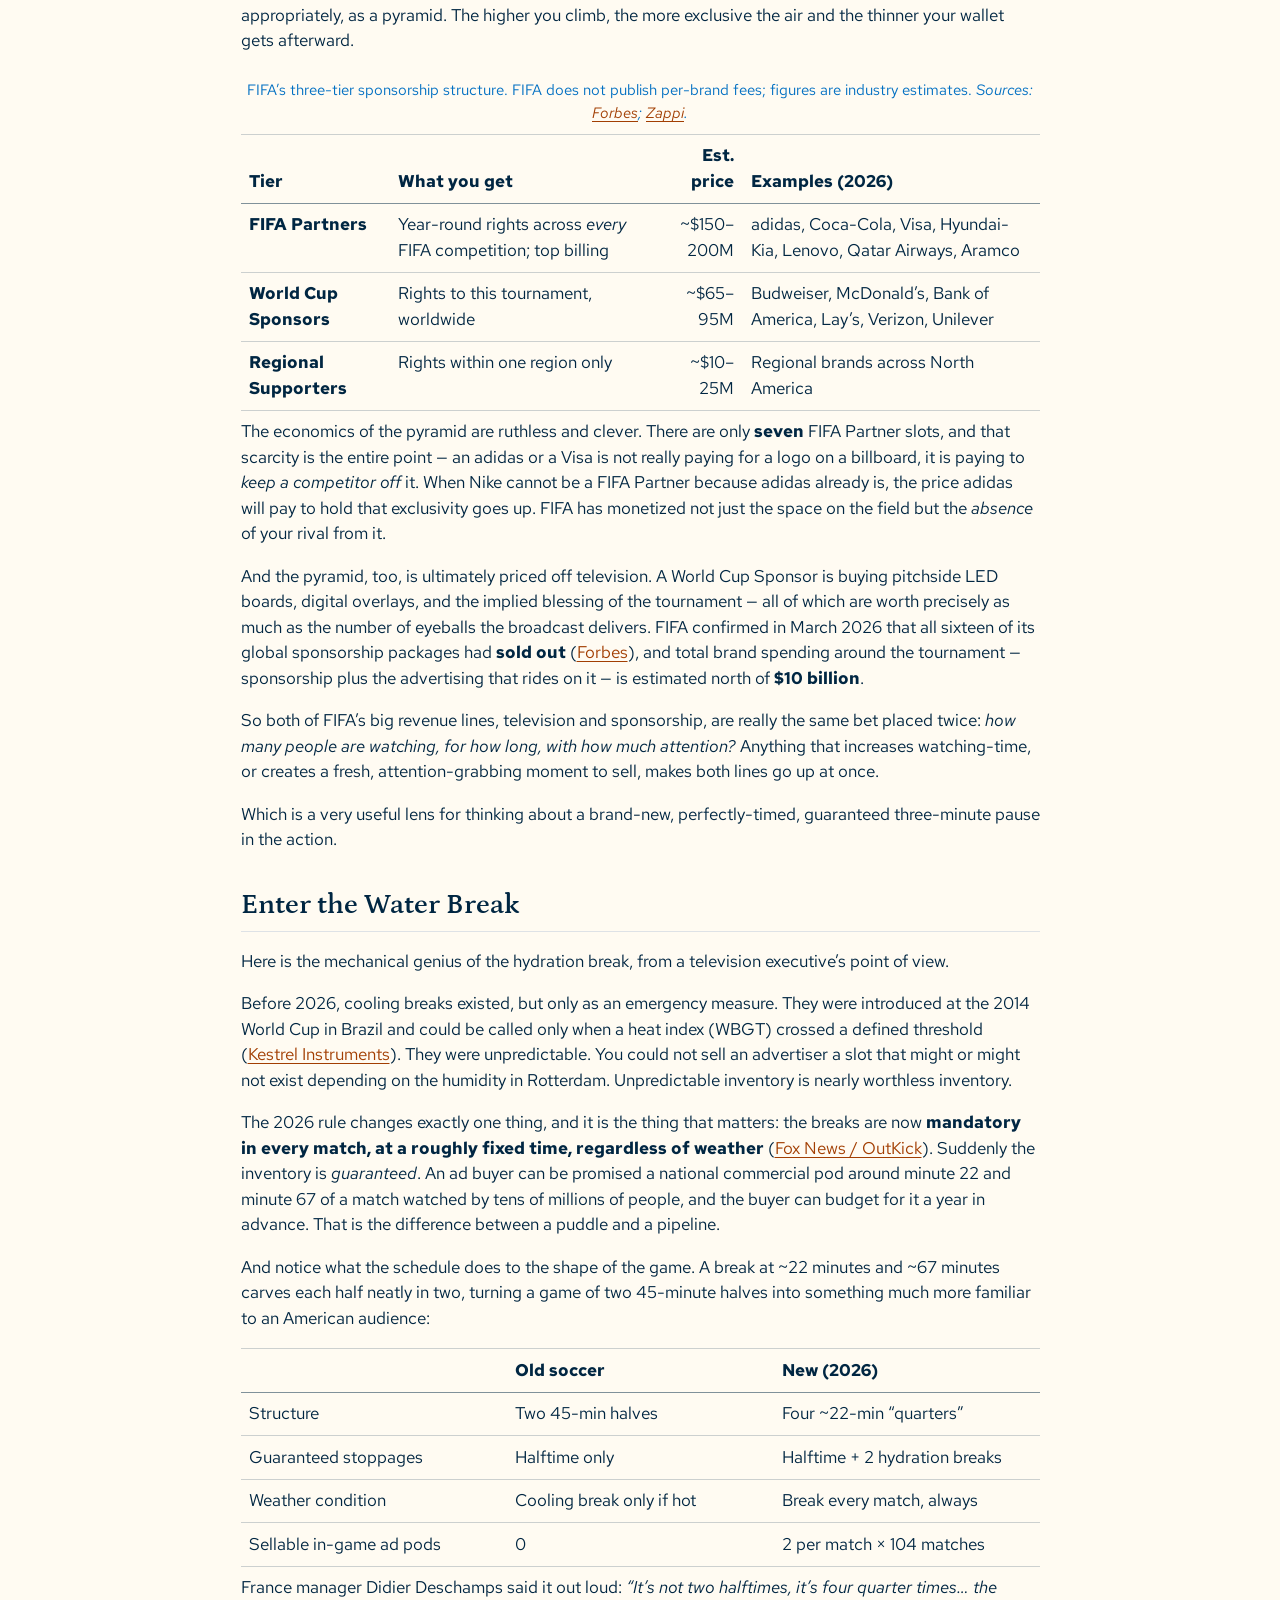
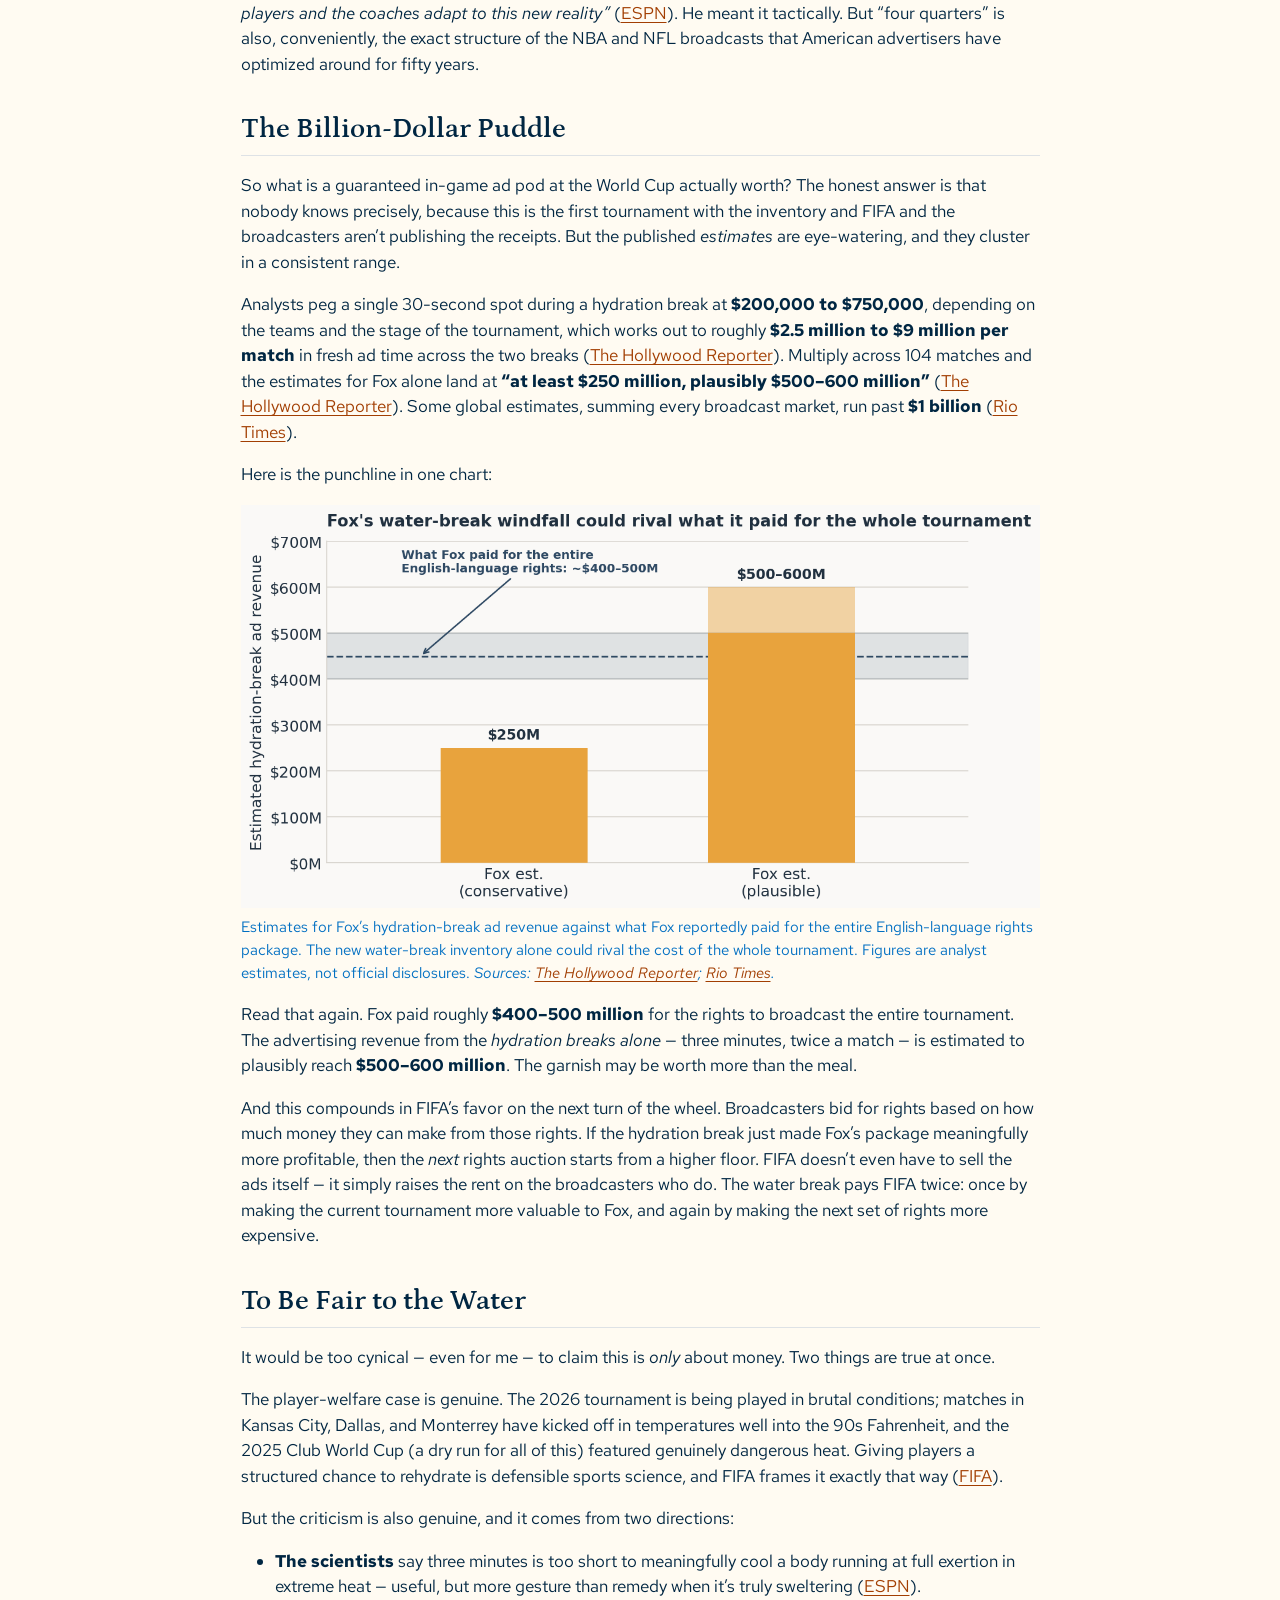
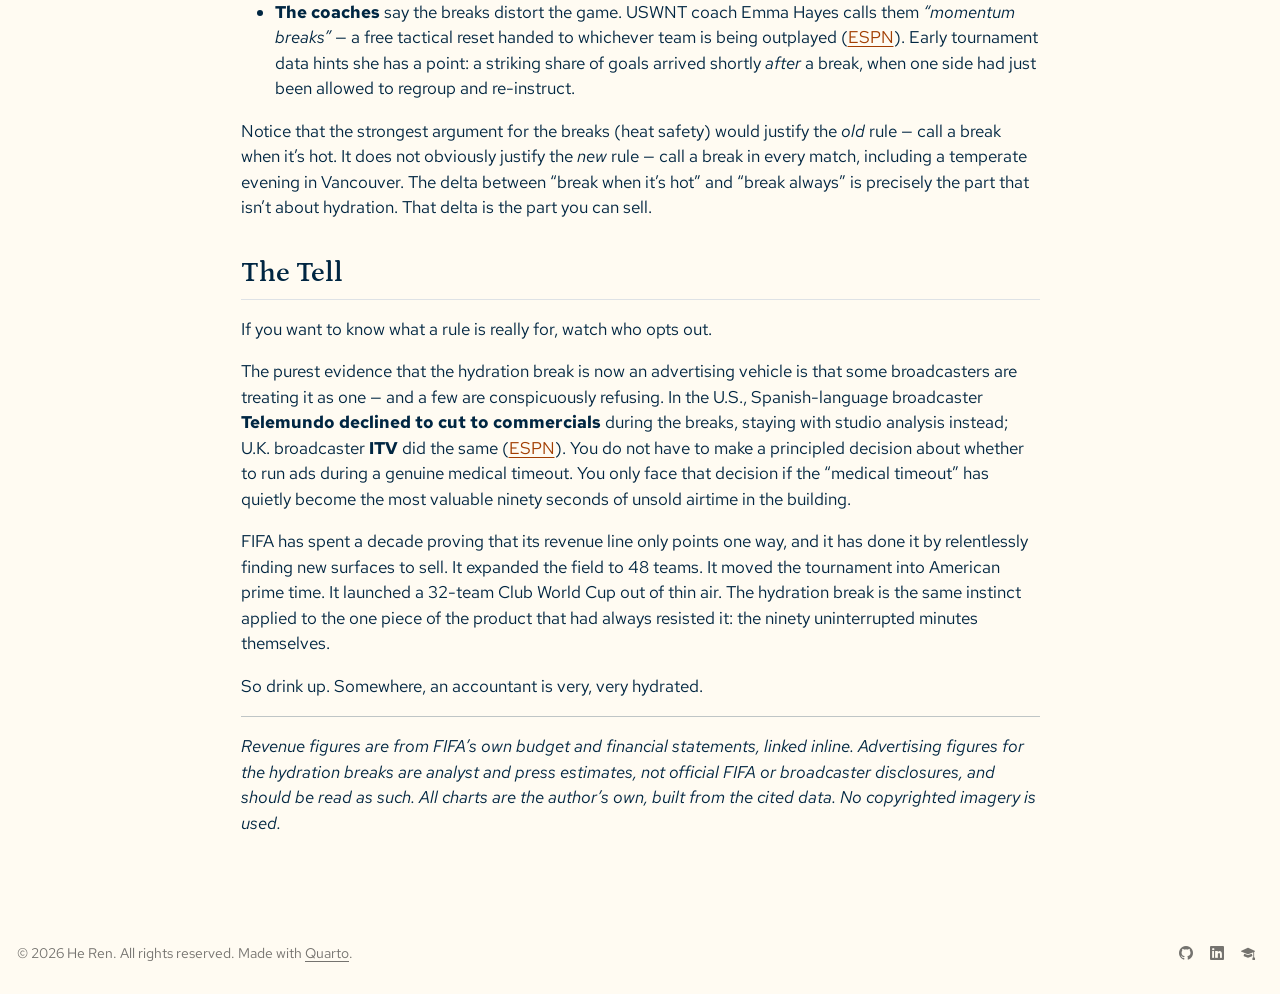
<file: blog/posts/fifa-hydration-break-economics/index.html>
<!DOCTYPE html>
<html xmlns="http://www.w3.org/1999/xhtml" lang="en" xml:lang="en"><head>

<meta charset="utf-8">
<meta name="generator" content="quarto-1.7.32">

<meta name="viewport" content="width=device-width, initial-scale=1.0, user-scalable=yes">

<meta name="author" content="He Ren">
<meta name="dcterms.date" content="2026-07-06">
<meta name="description" content="The 2026 World Cup added a three-minute hydration break to every half. Officially it’s about player welfare. Follow the money and it looks a lot like FIFA quietly inventing the TV timeout — and turning soccer into four quarters you can sell ads against.">

<title>FIFA Discovered the Commercial Break – HE REN</title>
<style>
code{white-space: pre-wrap;}
span.smallcaps{font-variant: small-caps;}
div.columns{display: flex; gap: min(4vw, 1.5em);}
div.column{flex: auto; overflow-x: auto;}
div.hanging-indent{margin-left: 1.5em; text-indent: -1.5em;}
ul.task-list{list-style: none;}
ul.task-list li input[type="checkbox"] {
  width: 0.8em;
  margin: 0 0.8em 0.2em -1em; /* quarto-specific, see https://github.com/quarto-dev/quarto-cli/issues/4556 */ 
  vertical-align: middle;
}
</style>


<script src="../../../site_libs/quarto-nav/quarto-nav.js"></script>
<script src="../../../site_libs/quarto-nav/headroom.min.js"></script>
<script src="../../../site_libs/clipboard/clipboard.min.js"></script>
<script src="../../../site_libs/quarto-search/autocomplete.umd.js"></script>
<script src="../../../site_libs/quarto-search/fuse.min.js"></script>
<script src="../../../site_libs/quarto-search/quarto-search.js"></script>
<meta name="quarto:offset" content="../../../">
<link href="../../../images/stock-2.svg" rel="icon" type="image/svg+xml">
<script src="../../../site_libs/quarto-html/quarto.js" type="module"></script>
<script src="../../../site_libs/quarto-html/tabsets/tabsets.js" type="module"></script>
<script src="../../../site_libs/quarto-html/popper.min.js"></script>
<script src="../../../site_libs/quarto-html/tippy.umd.min.js"></script>
<script src="../../../site_libs/quarto-html/anchor.min.js"></script>
<link href="../../../site_libs/quarto-html/tippy.css" rel="stylesheet">
<link href="../../../site_libs/quarto-html/quarto-syntax-highlighting-d967bcf1f248e84ff9e3de7aac66bd8d.css" rel="stylesheet" class="quarto-color-scheme" id="quarto-text-highlighting-styles">
<link href="../../../site_libs/quarto-html/quarto-syntax-highlighting-dark-2d93c1f1c239013447b74681546f8fe7.css" rel="stylesheet" class="quarto-color-scheme quarto-color-alternate" id="quarto-text-highlighting-styles">
<link href="../../../site_libs/quarto-html/quarto-syntax-highlighting-d967bcf1f248e84ff9e3de7aac66bd8d.css" rel="stylesheet" class="quarto-color-scheme-extra" id="quarto-text-highlighting-styles">
<script src="../../../site_libs/bootstrap/bootstrap.min.js"></script>
<link href="../../../site_libs/bootstrap/bootstrap-icons.css" rel="stylesheet">
<link href="../../../site_libs/bootstrap/bootstrap-2061d193c9ea48e5106358bb79406703.min.css" rel="stylesheet" append-hash="true" class="quarto-color-scheme" id="quarto-bootstrap" data-mode="light">
<link href="../../../site_libs/bootstrap/bootstrap-dark-884b07a836e52ee2562001410c1299d7.min.css" rel="stylesheet" append-hash="true" class="quarto-color-scheme quarto-color-alternate" id="quarto-bootstrap" data-mode="dark">
<link href="../../../site_libs/bootstrap/bootstrap-2061d193c9ea48e5106358bb79406703.min.css" rel="stylesheet" append-hash="true" class="quarto-color-scheme-extra" id="quarto-bootstrap" data-mode="light">
<script id="quarto-search-options" type="application/json">{
  "location": "navbar",
  "copy-button": false,
  "collapse-after": 3,
  "panel-placement": "end",
  "type": "overlay",
  "limit": 50,
  "keyboard-shortcut": [
    "f",
    "/",
    "s"
  ],
  "show-item-context": false,
  "language": {
    "search-no-results-text": "No results",
    "search-matching-documents-text": "matching documents",
    "search-copy-link-title": "Copy link to search",
    "search-hide-matches-text": "Hide additional matches",
    "search-more-match-text": "more match in this document",
    "search-more-matches-text": "more matches in this document",
    "search-clear-button-title": "Clear",
    "search-text-placeholder": "",
    "search-detached-cancel-button-title": "Cancel",
    "search-submit-button-title": "Submit",
    "search-label": "Search"
  }
}</script>
<link rel="preconnect" href="https://fonts.googleapis.com">
<link rel="preconnect" href="https://fonts.gstatic.com" crossorigin="">
<link href="https://fonts.googleapis.com/css2?family=Petrona:wght@400;500;700&amp;family=Red+Hat+Text:wght@400;500;700&amp;family=B612+Mono&amp;display=swap" rel="stylesheet">


<link rel="stylesheet" href="../../../styles/styles.css">
</head>

<body class="nav-fixed fullcontent quarto-light"><script id="quarto-html-before-body" type="application/javascript">
    const toggleBodyColorMode = (bsSheetEl) => {
      const mode = bsSheetEl.getAttribute("data-mode");
      const bodyEl = window.document.querySelector("body");
      if (mode === "dark") {
        bodyEl.classList.add("quarto-dark");
        bodyEl.classList.remove("quarto-light");
      } else {
        bodyEl.classList.add("quarto-light");
        bodyEl.classList.remove("quarto-dark");
      }
    }
    const toggleBodyColorPrimary = () => {
      const bsSheetEl = window.document.querySelector("link#quarto-bootstrap:not([rel=disabled-stylesheet])");
      if (bsSheetEl) {
        toggleBodyColorMode(bsSheetEl);
      }
    }
    const setColorSchemeToggle = (alternate) => {
      const toggles = window.document.querySelectorAll('.quarto-color-scheme-toggle');
      for (let i=0; i < toggles.length; i++) {
        const toggle = toggles[i];
        if (toggle) {
          if (alternate) {
            toggle.classList.add("alternate");
          } else {
            toggle.classList.remove("alternate");
          }
        }
      }
    };
    const toggleColorMode = (alternate) => {
      // Switch the stylesheets
      const primaryStylesheets = window.document.querySelectorAll('link.quarto-color-scheme:not(.quarto-color-alternate)');
      const alternateStylesheets = window.document.querySelectorAll('link.quarto-color-scheme.quarto-color-alternate');
      manageTransitions('#quarto-margin-sidebar .nav-link', false);
      if (alternate) {
        // note: dark is layered on light, we don't disable primary!
        enableStylesheet(alternateStylesheets);
        for (const sheetNode of alternateStylesheets) {
          if (sheetNode.id === "quarto-bootstrap") {
            toggleBodyColorMode(sheetNode);
          }
        }
      } else {
        disableStylesheet(alternateStylesheets);
        enableStylesheet(primaryStylesheets)
        toggleBodyColorPrimary();
      }
      manageTransitions('#quarto-margin-sidebar .nav-link', true);
      // Switch the toggles
      setColorSchemeToggle(alternate)
      // Hack to workaround the fact that safari doesn't
      // properly recolor the scrollbar when toggling (#1455)
      if (navigator.userAgent.indexOf('Safari') > 0 && navigator.userAgent.indexOf('Chrome') == -1) {
        manageTransitions("body", false);
        window.scrollTo(0, 1);
        setTimeout(() => {
          window.scrollTo(0, 0);
          manageTransitions("body", true);
        }, 40);
      }
    }
    const disableStylesheet = (stylesheets) => {
      for (let i=0; i < stylesheets.length; i++) {
        const stylesheet = stylesheets[i];
        stylesheet.rel = 'disabled-stylesheet';
      }
    }
    const enableStylesheet = (stylesheets) => {
      for (let i=0; i < stylesheets.length; i++) {
        const stylesheet = stylesheets[i];
        if(stylesheet.rel !== 'stylesheet') { // for Chrome, which will still FOUC without this check
          stylesheet.rel = 'stylesheet';
        }
      }
    }
    const manageTransitions = (selector, allowTransitions) => {
      const els = window.document.querySelectorAll(selector);
      for (let i=0; i < els.length; i++) {
        const el = els[i];
        if (allowTransitions) {
          el.classList.remove('notransition');
        } else {
          el.classList.add('notransition');
        }
      }
    }
    const isFileUrl = () => {
      return window.location.protocol === 'file:';
    }
    const hasAlternateSentinel = () => {
      let styleSentinel = getColorSchemeSentinel();
      if (styleSentinel !== null) {
        return styleSentinel === "alternate";
      } else {
        return false;
      }
    }
    const setStyleSentinel = (alternate) => {
      const value = alternate ? "alternate" : "default";
      if (!isFileUrl()) {
        window.localStorage.setItem("quarto-color-scheme", value);
      } else {
        localAlternateSentinel = value;
      }
    }
    const getColorSchemeSentinel = () => {
      if (!isFileUrl()) {
        const storageValue = window.localStorage.getItem("quarto-color-scheme");
        return storageValue != null ? storageValue : localAlternateSentinel;
      } else {
        return localAlternateSentinel;
      }
    }
    const toggleGiscusIfUsed = (isAlternate, darkModeDefault) => {
      const baseTheme = document.querySelector('#giscus-base-theme')?.value ?? 'light';
      const alternateTheme = document.querySelector('#giscus-alt-theme')?.value ?? 'dark';
      let newTheme = '';
      if(authorPrefersDark) {
        newTheme = isAlternate ? baseTheme : alternateTheme;
      } else {
        newTheme = isAlternate ? alternateTheme : baseTheme;
      }
      const changeGiscusTheme = () => {
        // From: https://github.com/giscus/giscus/issues/336
        const sendMessage = (message) => {
          const iframe = document.querySelector('iframe.giscus-frame');
          if (!iframe) return;
          iframe.contentWindow.postMessage({ giscus: message }, 'https://giscus.app');
        }
        sendMessage({
          setConfig: {
            theme: newTheme
          }
        });
      }
      const isGiscussLoaded = window.document.querySelector('iframe.giscus-frame') !== null;
      if (isGiscussLoaded) {
        changeGiscusTheme();
      }
    };
    const authorPrefersDark = false;
    const darkModeDefault = authorPrefersDark;
      document.querySelector('link#quarto-text-highlighting-styles.quarto-color-scheme-extra').rel = 'disabled-stylesheet';
      document.querySelector('link#quarto-bootstrap.quarto-color-scheme-extra').rel = 'disabled-stylesheet';
    let localAlternateSentinel = darkModeDefault ? 'alternate' : 'default';
    // Dark / light mode switch
    window.quartoToggleColorScheme = () => {
      // Read the current dark / light value
      let toAlternate = !hasAlternateSentinel();
      toggleColorMode(toAlternate);
      setStyleSentinel(toAlternate);
      toggleGiscusIfUsed(toAlternate, darkModeDefault);
      window.dispatchEvent(new Event('resize'));
    };
    // Switch to dark mode if need be
    if (hasAlternateSentinel()) {
      toggleColorMode(true);
    } else {
      toggleColorMode(false);
    }
  </script>

<div id="quarto-search-results"></div>
  <header id="quarto-header" class="headroom fixed-top">
    <nav class="navbar navbar-expand-lg " data-bs-theme="dark">
      <div class="navbar-container container-fluid">
      <div class="navbar-brand-container mx-auto">
    <a href="../../../index.html" class="navbar-brand navbar-brand-logo">
    <img src="../../../images/stock-2.svg" alt="" class="navbar-logo">
    </a>
    <a class="navbar-brand" href="../../../index.html">
    <span class="navbar-title">HE REN</span>
    </a>
  </div>
            <div id="quarto-search" class="" title="Search"></div>
          <button class="navbar-toggler" type="button" data-bs-toggle="collapse" data-bs-target="#navbarCollapse" aria-controls="navbarCollapse" role="menu" aria-expanded="false" aria-label="Toggle navigation" onclick="if (window.quartoToggleHeadroom) { window.quartoToggleHeadroom(); }">
  <span class="navbar-toggler-icon"></span>
</button>
          <div class="collapse navbar-collapse" id="navbarCollapse">
            <ul class="navbar-nav navbar-nav-scroll ms-auto">
  <li class="nav-item">
    <a class="nav-link" href="../../../index.html"> 
<span class="menu-text">HOME</span></a>
  </li>  
  <li class="nav-item">
    <a class="nav-link" href="../../../teaching.html"> 
<span class="menu-text">TEACHING</span></a>
  </li>  
  <li class="nav-item">
    <a class="nav-link" href="../../../research.html"> 
<span class="menu-text">RESEARCH</span></a>
  </li>  
  <li class="nav-item">
    <a class="nav-link" href="../../../blog/index.html"> 
<span class="menu-text">BLOG</span></a>
  </li>  
  <li class="nav-item">
    <a class="nav-link" href="../../../photography.html"> 
<span class="menu-text">PHOTOGRAPHY</span></a>
  </li>  
  <li class="nav-item">
    <a class="nav-link" href="../../../about.html"> 
<span class="menu-text">ABOUT</span></a>
  </li>  
</ul>
          </div> <!-- /navcollapse -->
            <div class="quarto-navbar-tools">
  <a href="" class="quarto-color-scheme-toggle quarto-navigation-tool  px-1" onclick="window.quartoToggleColorScheme(); return false;" title="Toggle dark mode"><i class="bi"></i></a>
</div>
      </div> <!-- /container-fluid -->
    </nav>
</header>
<!-- content -->
<div id="quarto-content" class="quarto-container page-columns page-rows-contents page-layout-article page-navbar">
<!-- sidebar -->
<!-- margin-sidebar -->
    
<!-- main -->
<main class="content" id="quarto-document-content">


<header id="title-block-header" class="quarto-title-block default">
<div class="quarto-title">
<h1 class="title">FIFA Discovered the Commercial Break</h1>
  <div class="quarto-categories">
    <div class="quarto-category">finance</div>
    <div class="quarto-category">sports</div>
    <div class="quarto-category">media</div>
  </div>
  </div>

<div>
  <div class="description">
    The 2026 World Cup added a three-minute hydration break to every half. Officially it’s about player welfare. Follow the money and it looks a lot like FIFA quietly inventing the TV timeout — and turning soccer into four quarters you can sell ads against.
  </div>
</div>


<div class="quarto-title-meta">

    <div>
    <div class="quarto-title-meta-heading">Author</div>
    <div class="quarto-title-meta-contents">
             <p>He Ren </p>
          </div>
  </div>
    
    <div>
    <div class="quarto-title-meta-heading">Published</div>
    <div class="quarto-title-meta-contents">
      <p class="date">July 6, 2026</p>
    </div>
  </div>
  
    
  </div>
  


</header>


<p>American sports fans have spent their whole lives being trained to expect a break. The NFL has the two-minute warning and roughly a hundred stoppages. The NBA has quarters, timeouts, and a coach’s challenge that exists mostly so the network can sell you a truck. Soccer, famously, has none of this. Ninety minutes, two halves, one clock that never stops and never lies. You cannot cut to a car commercial mid-move, because there is no mid-move — the ball is always live.</p>
<p>This has always been a small tragedy for the people who sell advertising.</p>
<p>At the 2026 World Cup, that tragedy quietly ended. FIFA introduced a <strong>mandatory three-minute hydration break in each half of every match</strong> — around the 22nd minute and again around the 67th — regardless of the weather (<a href="https://inside.fifa.com/organisation/news/hydration-breaks-world-cup-2026-player-welfare">FIFA</a>). The stated reason is player welfare, and in the summer heat of Kansas City and Dallas, that reason is real. But if you squint at the timing, the structure, and the money, something else comes into focus: FIFA just gave the world’s most-watched sport its first built-in commercial break — and handed broadcasters a new pile of inventory to sell.</p>
<p>Let me walk through where FIFA’s money actually comes from, why television is the tail that wags the entire dog, and how a water break becomes a billion-dollar idea.</p>
<section id="where-fifas-money-actually-comes-from" class="level2">
<h2 class="anchored" data-anchor-id="where-fifas-money-actually-comes-from">Where FIFA’s Money Actually Comes From</h2>
<p>First, a myth to dispose of: FIFA does not primarily make its money from ticket sales, or from that overpriced beer at the stadium, or from selling jerseys. FIFA makes its money from <strong>selling the right to broadcast the World Cup</strong>, and secondarily from <strong>selling the right to associate your brand with the World Cup</strong>. Everything else is a rounding error by comparison.</p>
<p>Here is the budgeted revenue for the 2023–2026 cycle, which is how FIFA keeps its books (it thinks in four-year chunks anchored on a World Cup, not calendar years):</p>
<div class="quarto-figure quarto-figure-center">
<figure class="figure">
<p><img src="images/fifa-revenue-breakdown.png" class="img-fluid figure-img"></p>
<figcaption>FIFA’s own budget for the 2023–26 cycle. TV rights are the single biggest line — and, as we’ll see, the one the hydration breaks quietly inflate. <em>Source: <a href="https://publications.fifa.com/en/annual-report-2022/finances/2023-2026-cycle-budget-and-2024-detailed-budget/">FIFA Annual Report 2022</a>.</em></figcaption>
</figure>
</div>
<table class="caption-top table">
<caption>FIFA budgeted $11.0B for the 2023–26 cycle and has since revised its internal target upward toward ~$13B. <em>Source: <a href="https://publications.fifa.com/en/annual-report-2022/finances/2023-2026-cycle-budget-and-2024-detailed-budget/">FIFA Annual Report 2022</a>.</em></caption>
<thead>
<tr class="header">
<th style="text-align: left;">Revenue source</th>
<th style="text-align: right;">2023–26 budget</th>
<th style="text-align: right;">Share</th>
</tr>
</thead>
<tbody>
<tr class="odd">
<td style="text-align: left;">TV broadcasting rights</td>
<td style="text-align: right;">$4.26B</td>
<td style="text-align: right;">39%</td>
</tr>
<tr class="even">
<td style="text-align: left;">Hospitality &amp; ticketing</td>
<td style="text-align: right;">$3.10B</td>
<td style="text-align: right;">28%</td>
</tr>
<tr class="odd">
<td style="text-align: left;">Marketing (sponsorship)</td>
<td style="text-align: right;">$2.69B</td>
<td style="text-align: right;">24%</td>
</tr>
<tr class="even">
<td style="text-align: left;">Licensing rights</td>
<td style="text-align: right;">$0.67B</td>
<td style="text-align: right;">6%</td>
</tr>
<tr class="odd">
<td style="text-align: left;">Other</td>
<td style="text-align: right;">$0.28B</td>
<td style="text-align: right;">3%</td>
</tr>
<tr class="even">
<td style="text-align: left;"><strong>Total</strong></td>
<td style="text-align: right;"><strong>$11.00B</strong></td>
<td style="text-align: right;"><strong>100%</strong></td>
</tr>
</tbody>
</table>
<p>Two lines do almost two-thirds of the work: <strong>television and sponsorship</strong>. And these two are not independent — they are joined at the hip. A sponsor pays FIFA to put its logo where a billion people will see it, and the reason a billion people see it is <em>television</em>. Broadcasters pay for the audience; sponsors pay for access to that same audience. TV is the product, and everything else is priced off it.</p>
<p>Which is why the most important number on FIFA’s income statement is the one at the top — and why FIFA spends so much energy making that number bigger.</p>
</section>
<section id="the-number-that-never-stops-climbing" class="level2">
<h2 class="anchored" data-anchor-id="the-number-that-never-stops-climbing">The Number That Never Stops Climbing</h2>
<p>FIFA’s broadcasting revenue has gone up every single cycle, through scandal, through a pandemic, through a widely disliked Qatar tournament played in November. It is one of the most reliable upward-sloping lines in global media.</p>
<div class="quarto-figure quarto-figure-center">
<figure class="figure">
<p><img src="images/fifa-tv-rights-growth.png" class="img-fluid figure-img"></p>
<figcaption>FIFA’s broadcasting-rights revenue by four-year cycle. The jump from Qatar 2022 to the 2026 cycle is about 24%. <em>Sources: <a href="https://publications.fifa.com/en/annual-report-2022/finances/2019-2022-financials/1-revenue-from-television-broadcasting-rights-2019-2022/">FIFA Annual Report 2022</a>; <a href="https://www.statista.com/statistics/268833/revenue-from-television-broadcasting-rights-of-fifa/">Statista</a>.</em></figcaption>
</figure>
</div>
<p>The 2026 tournament turbocharges this for reasons that have nothing to do with hydration:</p>
<ul>
<li><strong>It’s bigger.</strong> The field expanded from 32 teams to <strong>48</strong>, and the match count ballooned from 64 to <strong>104</strong>. More matches means more broadcast hours means more inventory to sell.</li>
<li><strong>It’s in the right time zones.</strong> After Qatar’s inconvenient kickoffs, the 2026 tournament is hosted across the United States, Canada, and Mexico — meaning matches land in <strong>North American prime time and afternoon slots</strong>, the most valuable advertising windows on Earth.</li>
<li><strong>The rights got more expensive.</strong> Industry estimates put the value of the 2026 TV rights <strong>20–30% above Qatar 2022</strong> (<a href="https://www.riotimesonline.com/world-cup-cooling-break-tv-advertising-revenue-2026/">Rio Times</a>). Fox reportedly paid <strong>$400–500 million</strong> for the English-language U.S. package alone.</li>
</ul>
<p>Now hold that Fox number — $400–500 million for the whole tournament — in your head. We are about to compare it to something absurd.</p>
</section>
<section id="the-other-half-renting-out-the-logo" class="level2">
<h2 class="anchored" data-anchor-id="the-other-half-renting-out-the-logo">The Other Half: Renting Out the Logo</h2>
<p>If television is FIFA selling the <em>audience</em>, sponsorship is FIFA selling <em>access</em> to that audience — and it is sold, appropriately, as a pyramid. The higher you climb, the more exclusive the air and the thinner your wallet gets afterward.</p>
<table class="caption-top table">
<caption>FIFA’s three-tier sponsorship structure. FIFA does not publish per-brand fees; figures are industry estimates. <em>Sources: <a href="https://www.forbes.com/sites/pamdanziger/2026/06/05/why-brands-are-investing-billions-in-the-2026-fifa-world-cup/">Forbes</a>; <a href="https://www.zappi.io/web/blog/complete-list-of-brands-behind-the-2026-fifa-world-cup-official-sponsors/">Zappi</a>.</em></caption>
<thead>
<tr class="header">
<th style="text-align: left;">Tier</th>
<th style="text-align: left;">What you get</th>
<th style="text-align: right;">Est. price</th>
<th style="text-align: left;">Examples (2026)</th>
</tr>
</thead>
<tbody>
<tr class="odd">
<td style="text-align: left;"><strong>FIFA Partners</strong></td>
<td style="text-align: left;">Year-round rights across <em>every</em> FIFA competition; top billing</td>
<td style="text-align: right;">~$150–200M</td>
<td style="text-align: left;">adidas, Coca-Cola, Visa, Hyundai-Kia, Lenovo, Qatar Airways, Aramco</td>
</tr>
<tr class="even">
<td style="text-align: left;"><strong>World Cup Sponsors</strong></td>
<td style="text-align: left;">Rights to this tournament, worldwide</td>
<td style="text-align: right;">~$65–95M</td>
<td style="text-align: left;">Budweiser, McDonald’s, Bank of America, Lay’s, Verizon, Unilever</td>
</tr>
<tr class="odd">
<td style="text-align: left;"><strong>Regional Supporters</strong></td>
<td style="text-align: left;">Rights within one region only</td>
<td style="text-align: right;">~$10–25M</td>
<td style="text-align: left;">Regional brands across North America</td>
</tr>
</tbody>
</table>
<p>The economics of the pyramid are ruthless and clever. There are only <strong>seven</strong> FIFA Partner slots, and that scarcity is the entire point — an adidas or a Visa is not really paying for a logo on a billboard, it is paying to <em>keep a competitor off</em> it. When Nike cannot be a FIFA Partner because adidas already is, the price adidas will pay to hold that exclusivity goes up. FIFA has monetized not just the space on the field but the <em>absence</em> of your rival from it.</p>
<p>And the pyramid, too, is ultimately priced off television. A World Cup Sponsor is buying pitchside LED boards, digital overlays, and the implied blessing of the tournament — all of which are worth precisely as much as the number of eyeballs the broadcast delivers. FIFA confirmed in March 2026 that all sixteen of its global sponsorship packages had <strong>sold out</strong> (<a href="https://www.forbes.com/sites/pamdanziger/2026/06/05/why-brands-are-investing-billions-in-the-2026-fifa-world-cup/">Forbes</a>), and total brand spending around the tournament — sponsorship plus the advertising that rides on it — is estimated north of <strong>$10 billion</strong>.</p>
<p>So both of FIFA’s big revenue lines, television and sponsorship, are really the same bet placed twice: <em>how many people are watching, for how long, with how much attention?</em> Anything that increases watching-time, or creates a fresh, attention-grabbing moment to sell, makes both lines go up at once.</p>
<p>Which is a very useful lens for thinking about a brand-new, perfectly-timed, guaranteed three-minute pause in the action.</p>
</section>
<section id="enter-the-water-break" class="level2">
<h2 class="anchored" data-anchor-id="enter-the-water-break">Enter the Water Break</h2>
<p>Here is the mechanical genius of the hydration break, from a television executive’s point of view.</p>
<p>Before 2026, cooling breaks existed, but only as an emergency measure. They were introduced at the 2014 World Cup in Brazil and could be called only when a heat index (WBGT) crossed a defined threshold (<a href="https://kestrelinstruments.com/blog/fifas-hydration-break-rule-explained-what-it-means-for-the-2026-world-cup">Kestrel Instruments</a>). They were unpredictable. You could not sell an advertiser a slot that might or might not exist depending on the humidity in Rotterdam. Unpredictable inventory is nearly worthless inventory.</p>
<p>The 2026 rule changes exactly one thing, and it is the thing that matters: the breaks are now <strong>mandatory in every match, at a roughly fixed time, regardless of weather</strong> (<a href="https://www.foxnews.com/outkick-sports/fifa-implements-mandatory-water-breaks-2026-world-cup">Fox News / OutKick</a>). Suddenly the inventory is <em>guaranteed</em>. An ad buyer can be promised a national commercial pod around minute 22 and minute 67 of a match watched by tens of millions of people, and the buyer can budget for it a year in advance. That is the difference between a puddle and a pipeline.</p>
<p>And notice what the schedule does to the shape of the game. A break at ~22 minutes and ~67 minutes carves each half neatly in two, turning a game of two 45-minute halves into something much more familiar to an American audience:</p>
<table class="caption-top table">
<colgroup>
<col style="width: 33%">
<col style="width: 33%">
<col style="width: 33%">
</colgroup>
<thead>
<tr class="header">
<th style="text-align: left;"></th>
<th style="text-align: left;">Old soccer</th>
<th style="text-align: left;">New (2026)</th>
</tr>
</thead>
<tbody>
<tr class="odd">
<td style="text-align: left;">Structure</td>
<td style="text-align: left;">Two 45-min halves</td>
<td style="text-align: left;">Four ~22-min “quarters”</td>
</tr>
<tr class="even">
<td style="text-align: left;">Guaranteed stoppages</td>
<td style="text-align: left;">Halftime only</td>
<td style="text-align: left;">Halftime + 2 hydration breaks</td>
</tr>
<tr class="odd">
<td style="text-align: left;">Weather condition</td>
<td style="text-align: left;">Cooling break only if hot</td>
<td style="text-align: left;">Break every match, always</td>
</tr>
<tr class="even">
<td style="text-align: left;">Sellable in-game ad pods</td>
<td style="text-align: left;">0</td>
<td style="text-align: left;">2 per match × 104 matches</td>
</tr>
</tbody>
</table>
<p>France manager Didier Deschamps said it out loud: <em>“It’s not two halftimes, it’s four quarter times… the players and the coaches adapt to this new reality”</em> (<a href="https://www.espn.com/soccer/story/_/id/49080670/are-world-cup-hydration-breaks-actually-commercial-breaks-momentum-breaks">ESPN</a>). He meant it tactically. But “four quarters” is also, conveniently, the exact structure of the NBA and NFL broadcasts that American advertisers have optimized around for fifty years.</p>
</section>
<section id="the-billion-dollar-puddle" class="level2">
<h2 class="anchored" data-anchor-id="the-billion-dollar-puddle">The Billion-Dollar Puddle</h2>
<p>So what is a guaranteed in-game ad pod at the World Cup actually worth? The honest answer is that nobody knows precisely, because this is the first tournament with the inventory and FIFA and the broadcasters aren’t publishing the receipts. But the published <em>estimates</em> are eye-watering, and they cluster in a consistent range.</p>
<p>Analysts peg a single 30-second spot during a hydration break at <strong>$200,000 to $750,000</strong>, depending on the teams and the stage of the tournament, which works out to roughly <strong>$2.5 million to $9 million per match</strong> in fresh ad time across the two breaks (<a href="https://www.hollywoodreporter.com/business/business-news/world-cup-hydration-breaks-fox-results-scores-1236627644/">The Hollywood Reporter</a>). Multiply across 104 matches and the estimates for Fox alone land at <strong>“at least $250 million, plausibly $500–600 million”</strong> (<a href="https://www.hollywoodreporter.com/business/business-news/world-cup-hydration-breaks-fox-results-scores-1236627644/">The Hollywood Reporter</a>). Some global estimates, summing every broadcast market, run past <strong>$1 billion</strong> (<a href="https://www.riotimesonline.com/world-cup-cooling-break-tv-advertising-revenue-2026/">Rio Times</a>).</p>
<p>Here is the punchline in one chart:</p>
<div class="quarto-figure quarto-figure-center">
<figure class="figure">
<p><img src="images/fifa-hydration-ad-revenue.png" class="img-fluid figure-img"></p>
<figcaption>Estimates for Fox’s hydration-break ad revenue against what Fox reportedly paid for the entire English-language rights package. The new water-break inventory alone could rival the cost of the whole tournament. Figures are analyst estimates, not official disclosures. <em>Sources: <a href="https://www.hollywoodreporter.com/business/business-news/world-cup-hydration-breaks-fox-results-scores-1236627644/">The Hollywood Reporter</a>; <a href="https://www.riotimesonline.com/world-cup-cooling-break-tv-advertising-revenue-2026/">Rio Times</a>.</em></figcaption>
</figure>
</div>
<p>Read that again. Fox paid roughly <strong>$400–500 million</strong> for the rights to broadcast the entire tournament. The advertising revenue from the <em>hydration breaks alone</em> — three minutes, twice a match — is estimated to plausibly reach <strong>$500–600 million</strong>. The garnish may be worth more than the meal.</p>
<p>And this compounds in FIFA’s favor on the next turn of the wheel. Broadcasters bid for rights based on how much money they can make from those rights. If the hydration break just made Fox’s package meaningfully more profitable, then the <em>next</em> rights auction starts from a higher floor. FIFA doesn’t even have to sell the ads itself — it simply raises the rent on the broadcasters who do. The water break pays FIFA twice: once by making the current tournament more valuable to Fox, and again by making the next set of rights more expensive.</p>
</section>
<section id="to-be-fair-to-the-water" class="level2">
<h2 class="anchored" data-anchor-id="to-be-fair-to-the-water">To Be Fair to the Water</h2>
<p>It would be too cynical — even for me — to claim this is <em>only</em> about money. Two things are true at once.</p>
<p>The player-welfare case is genuine. The 2026 tournament is being played in brutal conditions; matches in Kansas City, Dallas, and Monterrey have kicked off in temperatures well into the 90s Fahrenheit, and the 2025 Club World Cup (a dry run for all of this) featured genuinely dangerous heat. Giving players a structured chance to rehydrate is defensible sports science, and FIFA frames it exactly that way (<a href="https://inside.fifa.com/organisation/news/hydration-breaks-world-cup-2026-player-welfare">FIFA</a>).</p>
<p>But the criticism is also genuine, and it comes from two directions:</p>
<ul>
<li><strong>The scientists</strong> say three minutes is too short to meaningfully cool a body running at full exertion in extreme heat — useful, but more gesture than remedy when it’s truly sweltering (<a href="https://www.espn.com/soccer/story/_/id/48945011/why-there-drinks-breaks-2026-world-cup-fifa-criticised">ESPN</a>).</li>
<li><strong>The coaches</strong> say the breaks distort the game. USWNT coach Emma Hayes calls them <em>“momentum breaks”</em> — a free tactical reset handed to whichever team is being outplayed (<a href="https://www.espn.com/soccer/story/_/id/49080670/are-world-cup-hydration-breaks-actually-commercial-breaks-momentum-breaks">ESPN</a>). Early tournament data hints she has a point: a striking share of goals arrived shortly <em>after</em> a break, when one side had just been allowed to regroup and re-instruct.</li>
</ul>
<p>Notice that the strongest argument for the breaks (heat safety) would justify the <em>old</em> rule — call a break when it’s hot. It does not obviously justify the <em>new</em> rule — call a break in every match, including a temperate evening in Vancouver. The delta between “break when it’s hot” and “break always” is precisely the part that isn’t about hydration. That delta is the part you can sell.</p>
</section>
<section id="the-tell" class="level2">
<h2 class="anchored" data-anchor-id="the-tell">The Tell</h2>
<p>If you want to know what a rule is really for, watch who opts out.</p>
<p>The purest evidence that the hydration break is now an advertising vehicle is that some broadcasters are treating it as one — and a few are conspicuously refusing. In the U.S., Spanish-language broadcaster <strong>Telemundo declined to cut to commercials</strong> during the breaks, staying with studio analysis instead; U.K. broadcaster <strong>ITV</strong> did the same (<a href="https://www.espn.com/soccer/story/_/id/49080670/are-world-cup-hydration-breaks-actually-commercial-breaks-momentum-breaks">ESPN</a>). You do not have to make a principled decision about whether to run ads during a genuine medical timeout. You only face that decision if the “medical timeout” has quietly become the most valuable ninety seconds of unsold airtime in the building.</p>
<p>FIFA has spent a decade proving that its revenue line only points one way, and it has done it by relentlessly finding new surfaces to sell. It expanded the field to 48 teams. It moved the tournament into American prime time. It launched a 32-team Club World Cup out of thin air. The hydration break is the same instinct applied to the one piece of the product that had always resisted it: the ninety uninterrupted minutes themselves.</p>
<p>So drink up. Somewhere, an accountant is very, very hydrated.</p>
<hr>
<p><em>Revenue figures are from FIFA’s own budget and financial statements, linked inline. Advertising figures for the hydration breaks are analyst and press estimates, not official FIFA or broadcaster disclosures, and should be read as such. All charts are the author’s own, built from the cited data. No copyrighted imagery is used.</em></p>


</section>

</main> <!-- /main -->
<script id="quarto-html-after-body" type="application/javascript">
  window.document.addEventListener("DOMContentLoaded", function (event) {
    // Ensure there is a toggle, if there isn't float one in the top right
    if (window.document.querySelector('.quarto-color-scheme-toggle') === null) {
      const a = window.document.createElement('a');
      a.classList.add('top-right');
      a.classList.add('quarto-color-scheme-toggle');
      a.href = "";
      a.onclick = function() { try { window.quartoToggleColorScheme(); } catch {} return false; };
      const i = window.document.createElement("i");
      i.classList.add('bi');
      a.appendChild(i);
      window.document.body.appendChild(a);
    }
    setColorSchemeToggle(hasAlternateSentinel())
    const icon = "";
    const anchorJS = new window.AnchorJS();
    anchorJS.options = {
      placement: 'right',
      icon: icon
    };
    anchorJS.add('.anchored');
    const isCodeAnnotation = (el) => {
      for (const clz of el.classList) {
        if (clz.startsWith('code-annotation-')) {                     
          return true;
        }
      }
      return false;
    }
    const onCopySuccess = function(e) {
      // button target
      const button = e.trigger;
      // don't keep focus
      button.blur();
      // flash "checked"
      button.classList.add('code-copy-button-checked');
      var currentTitle = button.getAttribute("title");
      button.setAttribute("title", "Copied!");
      let tooltip;
      if (window.bootstrap) {
        button.setAttribute("data-bs-toggle", "tooltip");
        button.setAttribute("data-bs-placement", "left");
        button.setAttribute("data-bs-title", "Copied!");
        tooltip = new bootstrap.Tooltip(button, 
          { trigger: "manual", 
            customClass: "code-copy-button-tooltip",
            offset: [0, -8]});
        tooltip.show();    
      }
      setTimeout(function() {
        if (tooltip) {
          tooltip.hide();
          button.removeAttribute("data-bs-title");
          button.removeAttribute("data-bs-toggle");
          button.removeAttribute("data-bs-placement");
        }
        button.setAttribute("title", currentTitle);
        button.classList.remove('code-copy-button-checked');
      }, 1000);
      // clear code selection
      e.clearSelection();
    }
    const getTextToCopy = function(trigger) {
        const codeEl = trigger.previousElementSibling.cloneNode(true);
        for (const childEl of codeEl.children) {
          if (isCodeAnnotation(childEl)) {
            childEl.remove();
          }
        }
        return codeEl.innerText;
    }
    const clipboard = new window.ClipboardJS('.code-copy-button:not([data-in-quarto-modal])', {
      text: getTextToCopy
    });
    clipboard.on('success', onCopySuccess);
    if (window.document.getElementById('quarto-embedded-source-code-modal')) {
      const clipboardModal = new window.ClipboardJS('.code-copy-button[data-in-quarto-modal]', {
        text: getTextToCopy,
        container: window.document.getElementById('quarto-embedded-source-code-modal')
      });
      clipboardModal.on('success', onCopySuccess);
    }
      var localhostRegex = new RegExp(/^(?:http|https):\/\/localhost\:?[0-9]*\//);
      var mailtoRegex = new RegExp(/^mailto:/);
        var filterRegex = new RegExp("https:\/\/imrenhe\.github\.io");
      var isInternal = (href) => {
          return filterRegex.test(href) || localhostRegex.test(href) || mailtoRegex.test(href);
      }
      // Inspect non-navigation links and adorn them if external
     var links = window.document.querySelectorAll('a[href]:not(.nav-link):not(.navbar-brand):not(.toc-action):not(.sidebar-link):not(.sidebar-item-toggle):not(.pagination-link):not(.no-external):not([aria-hidden]):not(.dropdown-item):not(.quarto-navigation-tool):not(.about-link)');
      for (var i=0; i<links.length; i++) {
        const link = links[i];
        if (!isInternal(link.href)) {
          // undo the damage that might have been done by quarto-nav.js in the case of
          // links that we want to consider external
          if (link.dataset.originalHref !== undefined) {
            link.href = link.dataset.originalHref;
          }
        }
      }
    function tippyHover(el, contentFn, onTriggerFn, onUntriggerFn) {
      const config = {
        allowHTML: true,
        maxWidth: 500,
        delay: 100,
        arrow: false,
        appendTo: function(el) {
            return el.parentElement;
        },
        interactive: true,
        interactiveBorder: 10,
        theme: 'quarto',
        placement: 'bottom-start',
      };
      if (contentFn) {
        config.content = contentFn;
      }
      if (onTriggerFn) {
        config.onTrigger = onTriggerFn;
      }
      if (onUntriggerFn) {
        config.onUntrigger = onUntriggerFn;
      }
      window.tippy(el, config); 
    }
    const noterefs = window.document.querySelectorAll('a[role="doc-noteref"]');
    for (var i=0; i<noterefs.length; i++) {
      const ref = noterefs[i];
      tippyHover(ref, function() {
        // use id or data attribute instead here
        let href = ref.getAttribute('data-footnote-href') || ref.getAttribute('href');
        try { href = new URL(href).hash; } catch {}
        const id = href.replace(/^#\/?/, "");
        const note = window.document.getElementById(id);
        if (note) {
          return note.innerHTML;
        } else {
          return "";
        }
      });
    }
    const xrefs = window.document.querySelectorAll('a.quarto-xref');
    const processXRef = (id, note) => {
      // Strip column container classes
      const stripColumnClz = (el) => {
        el.classList.remove("page-full", "page-columns");
        if (el.children) {
          for (const child of el.children) {
            stripColumnClz(child);
          }
        }
      }
      stripColumnClz(note)
      if (id === null || id.startsWith('sec-')) {
        // Special case sections, only their first couple elements
        const container = document.createElement("div");
        if (note.children && note.children.length > 2) {
          container.appendChild(note.children[0].cloneNode(true));
          for (let i = 1; i < note.children.length; i++) {
            const child = note.children[i];
            if (child.tagName === "P" && child.innerText === "") {
              continue;
            } else {
              container.appendChild(child.cloneNode(true));
              break;
            }
          }
          if (window.Quarto?.typesetMath) {
            window.Quarto.typesetMath(container);
          }
          return container.innerHTML
        } else {
          if (window.Quarto?.typesetMath) {
            window.Quarto.typesetMath(note);
          }
          return note.innerHTML;
        }
      } else {
        // Remove any anchor links if they are present
        const anchorLink = note.querySelector('a.anchorjs-link');
        if (anchorLink) {
          anchorLink.remove();
        }
        if (window.Quarto?.typesetMath) {
          window.Quarto.typesetMath(note);
        }
        if (note.classList.contains("callout")) {
          return note.outerHTML;
        } else {
          return note.innerHTML;
        }
      }
    }
    for (var i=0; i<xrefs.length; i++) {
      const xref = xrefs[i];
      tippyHover(xref, undefined, function(instance) {
        instance.disable();
        let url = xref.getAttribute('href');
        let hash = undefined; 
        if (url.startsWith('#')) {
          hash = url;
        } else {
          try { hash = new URL(url).hash; } catch {}
        }
        if (hash) {
          const id = hash.replace(/^#\/?/, "");
          const note = window.document.getElementById(id);
          if (note !== null) {
            try {
              const html = processXRef(id, note.cloneNode(true));
              instance.setContent(html);
            } finally {
              instance.enable();
              instance.show();
            }
          } else {
            // See if we can fetch this
            fetch(url.split('#')[0])
            .then(res => res.text())
            .then(html => {
              const parser = new DOMParser();
              const htmlDoc = parser.parseFromString(html, "text/html");
              const note = htmlDoc.getElementById(id);
              if (note !== null) {
                const html = processXRef(id, note);
                instance.setContent(html);
              } 
            }).finally(() => {
              instance.enable();
              instance.show();
            });
          }
        } else {
          // See if we can fetch a full url (with no hash to target)
          // This is a special case and we should probably do some content thinning / targeting
          fetch(url)
          .then(res => res.text())
          .then(html => {
            const parser = new DOMParser();
            const htmlDoc = parser.parseFromString(html, "text/html");
            const note = htmlDoc.querySelector('main.content');
            if (note !== null) {
              // This should only happen for chapter cross references
              // (since there is no id in the URL)
              // remove the first header
              if (note.children.length > 0 && note.children[0].tagName === "HEADER") {
                note.children[0].remove();
              }
              const html = processXRef(null, note);
              instance.setContent(html);
            } 
          }).finally(() => {
            instance.enable();
            instance.show();
          });
        }
      }, function(instance) {
      });
    }
        let selectedAnnoteEl;
        const selectorForAnnotation = ( cell, annotation) => {
          let cellAttr = 'data-code-cell="' + cell + '"';
          let lineAttr = 'data-code-annotation="' +  annotation + '"';
          const selector = 'span[' + cellAttr + '][' + lineAttr + ']';
          return selector;
        }
        const selectCodeLines = (annoteEl) => {
          const doc = window.document;
          const targetCell = annoteEl.getAttribute("data-target-cell");
          const targetAnnotation = annoteEl.getAttribute("data-target-annotation");
          const annoteSpan = window.document.querySelector(selectorForAnnotation(targetCell, targetAnnotation));
          const lines = annoteSpan.getAttribute("data-code-lines").split(",");
          const lineIds = lines.map((line) => {
            return targetCell + "-" + line;
          })
          let top = null;
          let height = null;
          let parent = null;
          if (lineIds.length > 0) {
              //compute the position of the single el (top and bottom and make a div)
              const el = window.document.getElementById(lineIds[0]);
              top = el.offsetTop;
              height = el.offsetHeight;
              parent = el.parentElement.parentElement;
            if (lineIds.length > 1) {
              const lastEl = window.document.getElementById(lineIds[lineIds.length - 1]);
              const bottom = lastEl.offsetTop + lastEl.offsetHeight;
              height = bottom - top;
            }
            if (top !== null && height !== null && parent !== null) {
              // cook up a div (if necessary) and position it 
              let div = window.document.getElementById("code-annotation-line-highlight");
              if (div === null) {
                div = window.document.createElement("div");
                div.setAttribute("id", "code-annotation-line-highlight");
                div.style.position = 'absolute';
                parent.appendChild(div);
              }
              div.style.top = top - 2 + "px";
              div.style.height = height + 4 + "px";
              div.style.left = 0;
              let gutterDiv = window.document.getElementById("code-annotation-line-highlight-gutter");
              if (gutterDiv === null) {
                gutterDiv = window.document.createElement("div");
                gutterDiv.setAttribute("id", "code-annotation-line-highlight-gutter");
                gutterDiv.style.position = 'absolute';
                const codeCell = window.document.getElementById(targetCell);
                const gutter = codeCell.querySelector('.code-annotation-gutter');
                gutter.appendChild(gutterDiv);
              }
              gutterDiv.style.top = top - 2 + "px";
              gutterDiv.style.height = height + 4 + "px";
            }
            selectedAnnoteEl = annoteEl;
          }
        };
        const unselectCodeLines = () => {
          const elementsIds = ["code-annotation-line-highlight", "code-annotation-line-highlight-gutter"];
          elementsIds.forEach((elId) => {
            const div = window.document.getElementById(elId);
            if (div) {
              div.remove();
            }
          });
          selectedAnnoteEl = undefined;
        };
          // Handle positioning of the toggle
      window.addEventListener(
        "resize",
        throttle(() => {
          elRect = undefined;
          if (selectedAnnoteEl) {
            selectCodeLines(selectedAnnoteEl);
          }
        }, 10)
      );
      function throttle(fn, ms) {
      let throttle = false;
      let timer;
        return (...args) => {
          if(!throttle) { // first call gets through
              fn.apply(this, args);
              throttle = true;
          } else { // all the others get throttled
              if(timer) clearTimeout(timer); // cancel #2
              timer = setTimeout(() => {
                fn.apply(this, args);
                timer = throttle = false;
              }, ms);
          }
        };
      }
        // Attach click handler to the DT
        const annoteDls = window.document.querySelectorAll('dt[data-target-cell]');
        for (const annoteDlNode of annoteDls) {
          annoteDlNode.addEventListener('click', (event) => {
            const clickedEl = event.target;
            if (clickedEl !== selectedAnnoteEl) {
              unselectCodeLines();
              const activeEl = window.document.querySelector('dt[data-target-cell].code-annotation-active');
              if (activeEl) {
                activeEl.classList.remove('code-annotation-active');
              }
              selectCodeLines(clickedEl);
              clickedEl.classList.add('code-annotation-active');
            } else {
              // Unselect the line
              unselectCodeLines();
              clickedEl.classList.remove('code-annotation-active');
            }
          });
        }
    const findCites = (el) => {
      const parentEl = el.parentElement;
      if (parentEl) {
        const cites = parentEl.dataset.cites;
        if (cites) {
          return {
            el,
            cites: cites.split(' ')
          };
        } else {
          return findCites(el.parentElement)
        }
      } else {
        return undefined;
      }
    };
    var bibliorefs = window.document.querySelectorAll('a[role="doc-biblioref"]');
    for (var i=0; i<bibliorefs.length; i++) {
      const ref = bibliorefs[i];
      const citeInfo = findCites(ref);
      if (citeInfo) {
        tippyHover(citeInfo.el, function() {
          var popup = window.document.createElement('div');
          citeInfo.cites.forEach(function(cite) {
            var citeDiv = window.document.createElement('div');
            citeDiv.classList.add('hanging-indent');
            citeDiv.classList.add('csl-entry');
            var biblioDiv = window.document.getElementById('ref-' + cite);
            if (biblioDiv) {
              citeDiv.innerHTML = biblioDiv.innerHTML;
            }
            popup.appendChild(citeDiv);
          });
          return popup.innerHTML;
        });
      }
    }
  });
  </script>
</div> <!-- /content -->
<footer class="footer">
  <div class="nav-footer">
    <div class="nav-footer-left">
<p>© 2026 He Ren. All rights reserved. Made with <a href="https://quarto.org">Quarto</a>.</p>
</div>   
    <div class="nav-footer-center">
      &nbsp;
    </div>
    <div class="nav-footer-right">
      <ul class="footer-items list-unstyled">
    <li class="nav-item compact">
    <a class="nav-link" href="https://github.com/imrenhe">
      <i class="bi bi-github" role="img">
</i> 
    </a>
  </li>  
    <li class="nav-item compact">
    <a class="nav-link" href="https://www.linkedin.com/in/imrenhe/">
      <i class="bi bi-linkedin" role="img">
</i> 
    </a>
  </li>  
    <li class="nav-item compact">
    <a class="nav-link" href="https://scholar.google.com/citations?user=POuWIfYAAAAJ&amp;hl=en">
      <i class="bi bi-mortarboard-fill" role="img">
</i> 
    </a>
  </li>  
</ul>
    </div>
  </div>
</footer>




</body></html>
</file>
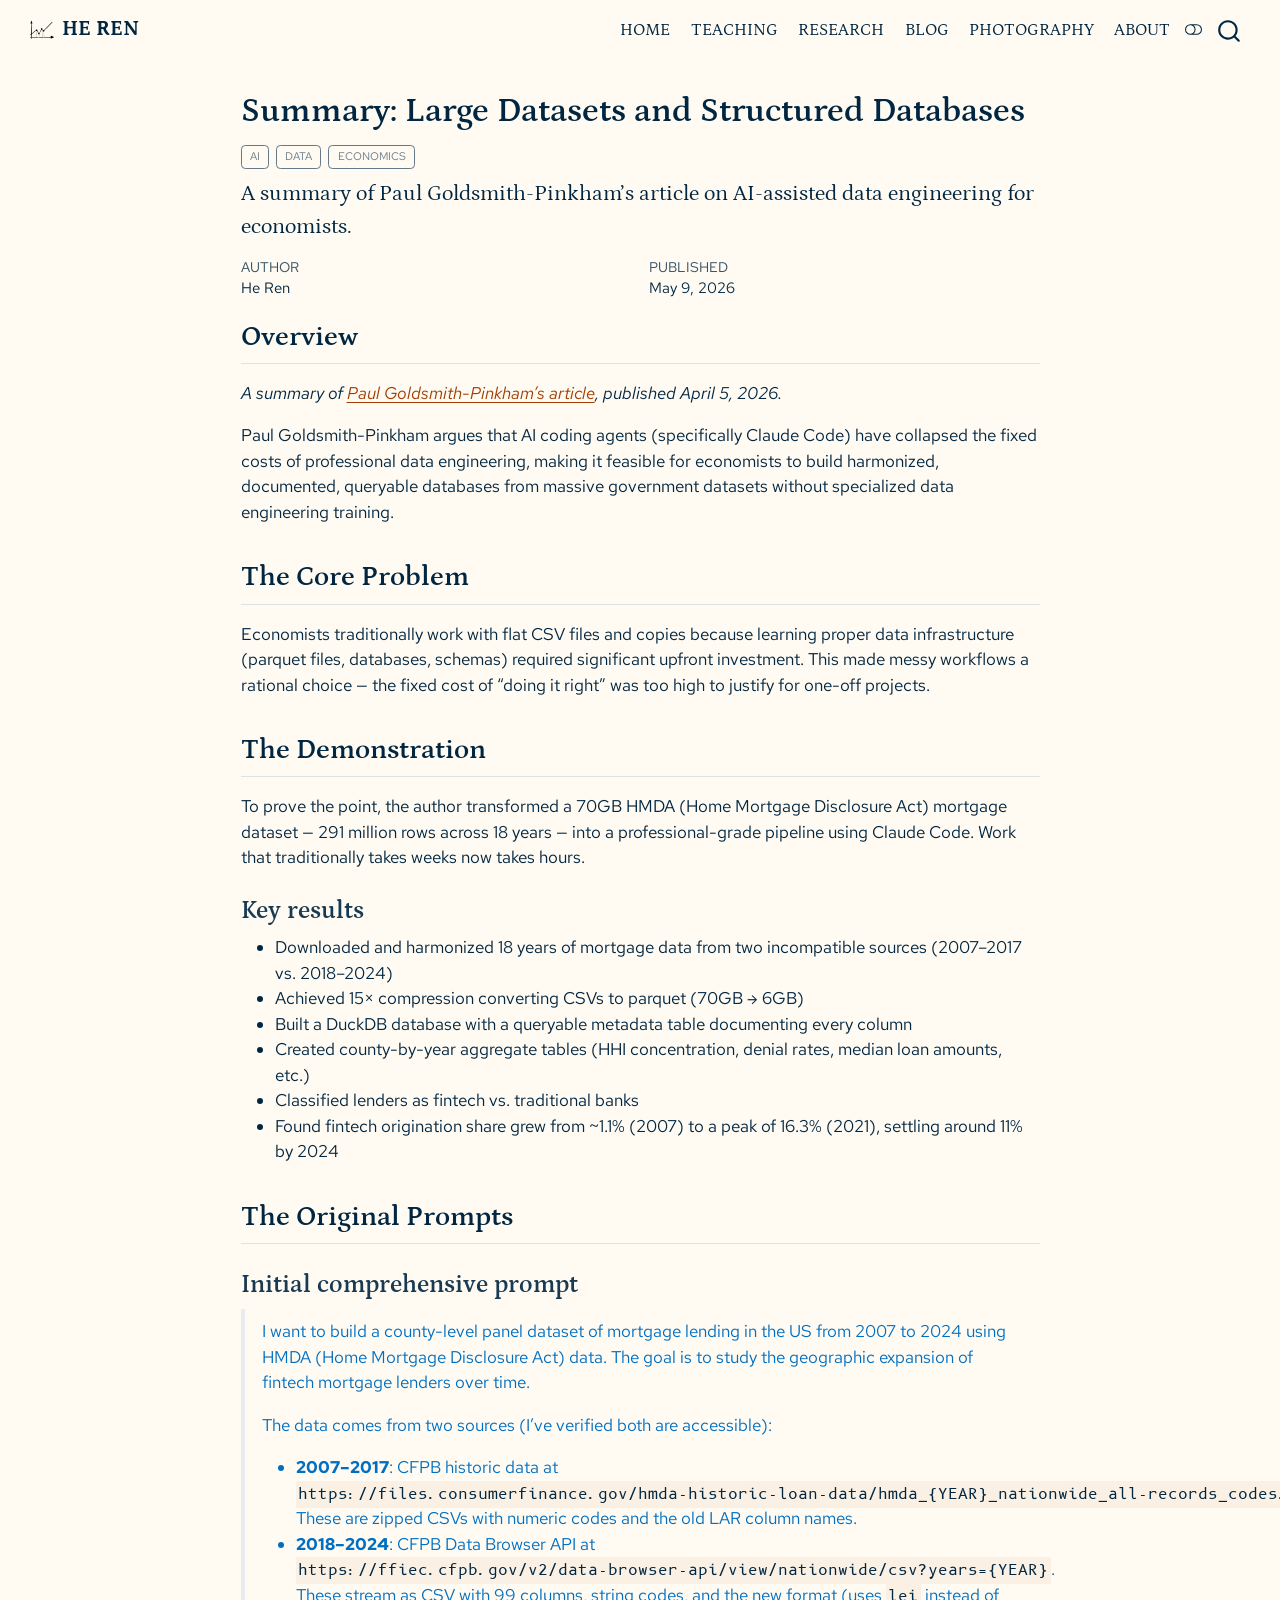
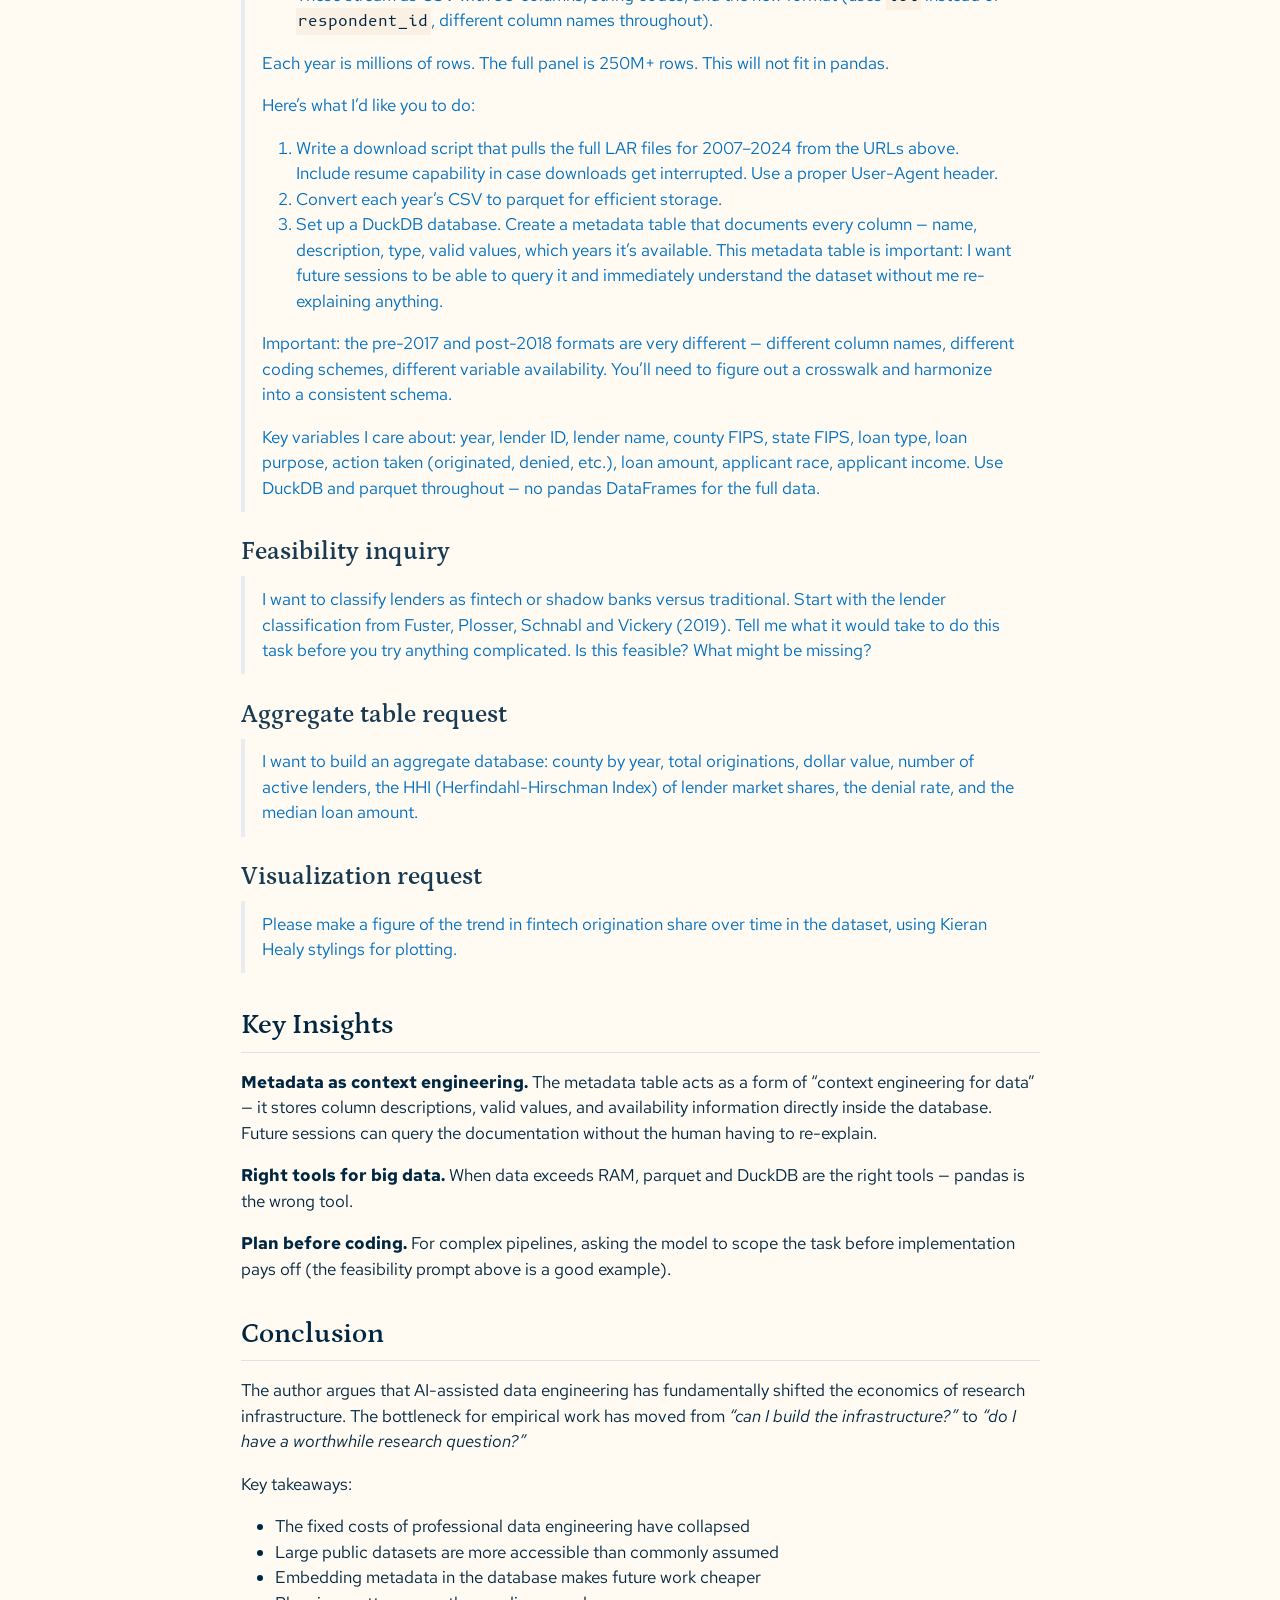
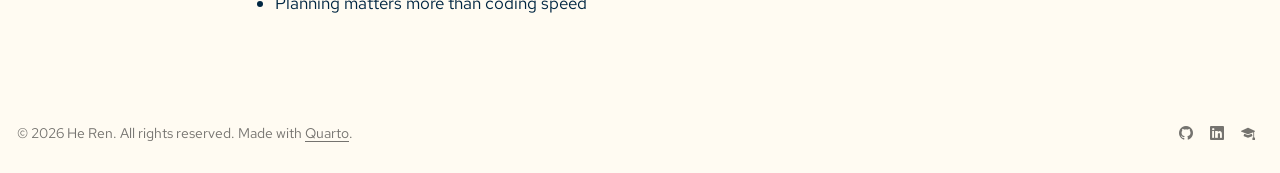
<file: blog/posts/large-datasets-and-structured-databases/index.html>
<!DOCTYPE html>
<html xmlns="http://www.w3.org/1999/xhtml" lang="en" xml:lang="en"><head>

<meta charset="utf-8">
<meta name="generator" content="quarto-1.7.32">

<meta name="viewport" content="width=device-width, initial-scale=1.0, user-scalable=yes">

<meta name="author" content="He Ren">
<meta name="dcterms.date" content="2026-05-09">
<meta name="description" content="A summary of Paul Goldsmith-Pinkham’s article on AI-assisted data engineering for economists.">

<title>Summary: Large Datasets and Structured Databases – HE REN</title>
<style>
code{white-space: pre-wrap;}
span.smallcaps{font-variant: small-caps;}
div.columns{display: flex; gap: min(4vw, 1.5em);}
div.column{flex: auto; overflow-x: auto;}
div.hanging-indent{margin-left: 1.5em; text-indent: -1.5em;}
ul.task-list{list-style: none;}
ul.task-list li input[type="checkbox"] {
  width: 0.8em;
  margin: 0 0.8em 0.2em -1em; /* quarto-specific, see https://github.com/quarto-dev/quarto-cli/issues/4556 */ 
  vertical-align: middle;
}
</style>


<script src="../../../site_libs/quarto-nav/quarto-nav.js"></script>
<script src="../../../site_libs/quarto-nav/headroom.min.js"></script>
<script src="../../../site_libs/clipboard/clipboard.min.js"></script>
<script src="../../../site_libs/quarto-search/autocomplete.umd.js"></script>
<script src="../../../site_libs/quarto-search/fuse.min.js"></script>
<script src="../../../site_libs/quarto-search/quarto-search.js"></script>
<meta name="quarto:offset" content="../../../">
<link href="../../../images/stock-2.svg" rel="icon" type="image/svg+xml">
<script src="../../../site_libs/quarto-html/quarto.js" type="module"></script>
<script src="../../../site_libs/quarto-html/tabsets/tabsets.js" type="module"></script>
<script src="../../../site_libs/quarto-html/popper.min.js"></script>
<script src="../../../site_libs/quarto-html/tippy.umd.min.js"></script>
<script src="../../../site_libs/quarto-html/anchor.min.js"></script>
<link href="../../../site_libs/quarto-html/tippy.css" rel="stylesheet">
<link href="../../../site_libs/quarto-html/quarto-syntax-highlighting-d967bcf1f248e84ff9e3de7aac66bd8d.css" rel="stylesheet" class="quarto-color-scheme" id="quarto-text-highlighting-styles">
<link href="../../../site_libs/quarto-html/quarto-syntax-highlighting-dark-2d93c1f1c239013447b74681546f8fe7.css" rel="stylesheet" class="quarto-color-scheme quarto-color-alternate" id="quarto-text-highlighting-styles">
<link href="../../../site_libs/quarto-html/quarto-syntax-highlighting-d967bcf1f248e84ff9e3de7aac66bd8d.css" rel="stylesheet" class="quarto-color-scheme-extra" id="quarto-text-highlighting-styles">
<script src="../../../site_libs/bootstrap/bootstrap.min.js"></script>
<link href="../../../site_libs/bootstrap/bootstrap-icons.css" rel="stylesheet">
<link href="../../../site_libs/bootstrap/bootstrap-2061d193c9ea48e5106358bb79406703.min.css" rel="stylesheet" append-hash="true" class="quarto-color-scheme" id="quarto-bootstrap" data-mode="light">
<link href="../../../site_libs/bootstrap/bootstrap-dark-884b07a836e52ee2562001410c1299d7.min.css" rel="stylesheet" append-hash="true" class="quarto-color-scheme quarto-color-alternate" id="quarto-bootstrap" data-mode="dark">
<link href="../../../site_libs/bootstrap/bootstrap-2061d193c9ea48e5106358bb79406703.min.css" rel="stylesheet" append-hash="true" class="quarto-color-scheme-extra" id="quarto-bootstrap" data-mode="light">
<script id="quarto-search-options" type="application/json">{
  "location": "navbar",
  "copy-button": false,
  "collapse-after": 3,
  "panel-placement": "end",
  "type": "overlay",
  "limit": 50,
  "keyboard-shortcut": [
    "f",
    "/",
    "s"
  ],
  "show-item-context": false,
  "language": {
    "search-no-results-text": "No results",
    "search-matching-documents-text": "matching documents",
    "search-copy-link-title": "Copy link to search",
    "search-hide-matches-text": "Hide additional matches",
    "search-more-match-text": "more match in this document",
    "search-more-matches-text": "more matches in this document",
    "search-clear-button-title": "Clear",
    "search-text-placeholder": "",
    "search-detached-cancel-button-title": "Cancel",
    "search-submit-button-title": "Submit",
    "search-label": "Search"
  }
}</script>
<link rel="preconnect" href="https://fonts.googleapis.com">
<link rel="preconnect" href="https://fonts.gstatic.com" crossorigin="">
<link href="https://fonts.googleapis.com/css2?family=Petrona:wght@400;500;700&amp;family=Red+Hat+Text:wght@400;500;700&amp;family=B612+Mono&amp;display=swap" rel="stylesheet">


<link rel="stylesheet" href="../../../styles/styles.css">
</head>

<body class="nav-fixed fullcontent quarto-light"><script id="quarto-html-before-body" type="application/javascript">
    const toggleBodyColorMode = (bsSheetEl) => {
      const mode = bsSheetEl.getAttribute("data-mode");
      const bodyEl = window.document.querySelector("body");
      if (mode === "dark") {
        bodyEl.classList.add("quarto-dark");
        bodyEl.classList.remove("quarto-light");
      } else {
        bodyEl.classList.add("quarto-light");
        bodyEl.classList.remove("quarto-dark");
      }
    }
    const toggleBodyColorPrimary = () => {
      const bsSheetEl = window.document.querySelector("link#quarto-bootstrap:not([rel=disabled-stylesheet])");
      if (bsSheetEl) {
        toggleBodyColorMode(bsSheetEl);
      }
    }
    const setColorSchemeToggle = (alternate) => {
      const toggles = window.document.querySelectorAll('.quarto-color-scheme-toggle');
      for (let i=0; i < toggles.length; i++) {
        const toggle = toggles[i];
        if (toggle) {
          if (alternate) {
            toggle.classList.add("alternate");
          } else {
            toggle.classList.remove("alternate");
          }
        }
      }
    };
    const toggleColorMode = (alternate) => {
      // Switch the stylesheets
      const primaryStylesheets = window.document.querySelectorAll('link.quarto-color-scheme:not(.quarto-color-alternate)');
      const alternateStylesheets = window.document.querySelectorAll('link.quarto-color-scheme.quarto-color-alternate');
      manageTransitions('#quarto-margin-sidebar .nav-link', false);
      if (alternate) {
        // note: dark is layered on light, we don't disable primary!
        enableStylesheet(alternateStylesheets);
        for (const sheetNode of alternateStylesheets) {
          if (sheetNode.id === "quarto-bootstrap") {
            toggleBodyColorMode(sheetNode);
          }
        }
      } else {
        disableStylesheet(alternateStylesheets);
        enableStylesheet(primaryStylesheets)
        toggleBodyColorPrimary();
      }
      manageTransitions('#quarto-margin-sidebar .nav-link', true);
      // Switch the toggles
      setColorSchemeToggle(alternate)
      // Hack to workaround the fact that safari doesn't
      // properly recolor the scrollbar when toggling (#1455)
      if (navigator.userAgent.indexOf('Safari') > 0 && navigator.userAgent.indexOf('Chrome') == -1) {
        manageTransitions("body", false);
        window.scrollTo(0, 1);
        setTimeout(() => {
          window.scrollTo(0, 0);
          manageTransitions("body", true);
        }, 40);
      }
    }
    const disableStylesheet = (stylesheets) => {
      for (let i=0; i < stylesheets.length; i++) {
        const stylesheet = stylesheets[i];
        stylesheet.rel = 'disabled-stylesheet';
      }
    }
    const enableStylesheet = (stylesheets) => {
      for (let i=0; i < stylesheets.length; i++) {
        const stylesheet = stylesheets[i];
        if(stylesheet.rel !== 'stylesheet') { // for Chrome, which will still FOUC without this check
          stylesheet.rel = 'stylesheet';
        }
      }
    }
    const manageTransitions = (selector, allowTransitions) => {
      const els = window.document.querySelectorAll(selector);
      for (let i=0; i < els.length; i++) {
        const el = els[i];
        if (allowTransitions) {
          el.classList.remove('notransition');
        } else {
          el.classList.add('notransition');
        }
      }
    }
    const isFileUrl = () => {
      return window.location.protocol === 'file:';
    }
    const hasAlternateSentinel = () => {
      let styleSentinel = getColorSchemeSentinel();
      if (styleSentinel !== null) {
        return styleSentinel === "alternate";
      } else {
        return false;
      }
    }
    const setStyleSentinel = (alternate) => {
      const value = alternate ? "alternate" : "default";
      if (!isFileUrl()) {
        window.localStorage.setItem("quarto-color-scheme", value);
      } else {
        localAlternateSentinel = value;
      }
    }
    const getColorSchemeSentinel = () => {
      if (!isFileUrl()) {
        const storageValue = window.localStorage.getItem("quarto-color-scheme");
        return storageValue != null ? storageValue : localAlternateSentinel;
      } else {
        return localAlternateSentinel;
      }
    }
    const toggleGiscusIfUsed = (isAlternate, darkModeDefault) => {
      const baseTheme = document.querySelector('#giscus-base-theme')?.value ?? 'light';
      const alternateTheme = document.querySelector('#giscus-alt-theme')?.value ?? 'dark';
      let newTheme = '';
      if(authorPrefersDark) {
        newTheme = isAlternate ? baseTheme : alternateTheme;
      } else {
        newTheme = isAlternate ? alternateTheme : baseTheme;
      }
      const changeGiscusTheme = () => {
        // From: https://github.com/giscus/giscus/issues/336
        const sendMessage = (message) => {
          const iframe = document.querySelector('iframe.giscus-frame');
          if (!iframe) return;
          iframe.contentWindow.postMessage({ giscus: message }, 'https://giscus.app');
        }
        sendMessage({
          setConfig: {
            theme: newTheme
          }
        });
      }
      const isGiscussLoaded = window.document.querySelector('iframe.giscus-frame') !== null;
      if (isGiscussLoaded) {
        changeGiscusTheme();
      }
    };
    const authorPrefersDark = false;
    const darkModeDefault = authorPrefersDark;
      document.querySelector('link#quarto-text-highlighting-styles.quarto-color-scheme-extra').rel = 'disabled-stylesheet';
      document.querySelector('link#quarto-bootstrap.quarto-color-scheme-extra').rel = 'disabled-stylesheet';
    let localAlternateSentinel = darkModeDefault ? 'alternate' : 'default';
    // Dark / light mode switch
    window.quartoToggleColorScheme = () => {
      // Read the current dark / light value
      let toAlternate = !hasAlternateSentinel();
      toggleColorMode(toAlternate);
      setStyleSentinel(toAlternate);
      toggleGiscusIfUsed(toAlternate, darkModeDefault);
      window.dispatchEvent(new Event('resize'));
    };
    // Switch to dark mode if need be
    if (hasAlternateSentinel()) {
      toggleColorMode(true);
    } else {
      toggleColorMode(false);
    }
  </script>

<div id="quarto-search-results"></div>
  <header id="quarto-header" class="headroom fixed-top">
    <nav class="navbar navbar-expand-lg " data-bs-theme="dark">
      <div class="navbar-container container-fluid">
      <div class="navbar-brand-container mx-auto">
    <a href="../../../index.html" class="navbar-brand navbar-brand-logo">
    <img src="../../../images/stock-2.svg" alt="" class="navbar-logo">
    </a>
    <a class="navbar-brand" href="../../../index.html">
    <span class="navbar-title">HE REN</span>
    </a>
  </div>
            <div id="quarto-search" class="" title="Search"></div>
          <button class="navbar-toggler" type="button" data-bs-toggle="collapse" data-bs-target="#navbarCollapse" aria-controls="navbarCollapse" role="menu" aria-expanded="false" aria-label="Toggle navigation" onclick="if (window.quartoToggleHeadroom) { window.quartoToggleHeadroom(); }">
  <span class="navbar-toggler-icon"></span>
</button>
          <div class="collapse navbar-collapse" id="navbarCollapse">
            <ul class="navbar-nav navbar-nav-scroll ms-auto">
  <li class="nav-item">
    <a class="nav-link" href="../../../index.html"> 
<span class="menu-text">HOME</span></a>
  </li>  
  <li class="nav-item">
    <a class="nav-link" href="../../../teaching.html"> 
<span class="menu-text">TEACHING</span></a>
  </li>  
  <li class="nav-item">
    <a class="nav-link" href="../../../research.html"> 
<span class="menu-text">RESEARCH</span></a>
  </li>  
  <li class="nav-item">
    <a class="nav-link" href="../../../blog/index.html"> 
<span class="menu-text">BLOG</span></a>
  </li>  
  <li class="nav-item">
    <a class="nav-link" href="../../../photography.html"> 
<span class="menu-text">PHOTOGRAPHY</span></a>
  </li>  
  <li class="nav-item">
    <a class="nav-link" href="../../../about.html"> 
<span class="menu-text">ABOUT</span></a>
  </li>  
</ul>
          </div> <!-- /navcollapse -->
            <div class="quarto-navbar-tools">
  <a href="" class="quarto-color-scheme-toggle quarto-navigation-tool  px-1" onclick="window.quartoToggleColorScheme(); return false;" title="Toggle dark mode"><i class="bi"></i></a>
</div>
      </div> <!-- /container-fluid -->
    </nav>
</header>
<!-- content -->
<div id="quarto-content" class="quarto-container page-columns page-rows-contents page-layout-article page-navbar">
<!-- sidebar -->
<!-- margin-sidebar -->
    
<!-- main -->
<main class="content" id="quarto-document-content">


<header id="title-block-header" class="quarto-title-block default">
<div class="quarto-title">
<h1 class="title">Summary: Large Datasets and Structured Databases</h1>
  <div class="quarto-categories">
    <div class="quarto-category">AI</div>
    <div class="quarto-category">data</div>
    <div class="quarto-category">economics</div>
  </div>
  </div>

<div>
  <div class="description">
    A summary of Paul Goldsmith-Pinkham’s article on AI-assisted data engineering for economists.
  </div>
</div>


<div class="quarto-title-meta">

    <div>
    <div class="quarto-title-meta-heading">Author</div>
    <div class="quarto-title-meta-contents">
             <p>He Ren </p>
          </div>
  </div>
    
    <div>
    <div class="quarto-title-meta-heading">Published</div>
    <div class="quarto-title-meta-contents">
      <p class="date">May 9, 2026</p>
    </div>
  </div>
  
    
  </div>
  


</header>


<section id="overview" class="level2">
<h2 class="anchored" data-anchor-id="overview">Overview</h2>
<p><em>A summary of <a href="https://paulgp.substack.com/p/large-datasets-and-structured-databases">Paul Goldsmith-Pinkham’s article</a>, published April 5, 2026.</em></p>
<p>Paul Goldsmith-Pinkham argues that AI coding agents (specifically Claude Code) have collapsed the fixed costs of professional data engineering, making it feasible for economists to build harmonized, documented, queryable databases from massive government datasets without specialized data engineering training.</p>
</section>
<section id="the-core-problem" class="level2">
<h2 class="anchored" data-anchor-id="the-core-problem">The Core Problem</h2>
<p>Economists traditionally work with flat CSV files and copies because learning proper data infrastructure (parquet files, databases, schemas) required significant upfront investment. This made messy workflows a rational choice — the fixed cost of “doing it right” was too high to justify for one-off projects.</p>
</section>
<section id="the-demonstration" class="level2">
<h2 class="anchored" data-anchor-id="the-demonstration">The Demonstration</h2>
<p>To prove the point, the author transformed a 70GB HMDA (Home Mortgage Disclosure Act) mortgage dataset — 291 million rows across 18 years — into a professional-grade pipeline using Claude Code. Work that traditionally takes weeks now takes hours.</p>
<section id="key-results" class="level3">
<h3 class="anchored" data-anchor-id="key-results">Key results</h3>
<ul>
<li>Downloaded and harmonized 18 years of mortgage data from two incompatible sources (2007–2017 vs.&nbsp;2018–2024)</li>
<li>Achieved 15× compression converting CSVs to parquet (70GB → 6GB)</li>
<li>Built a DuckDB database with a queryable metadata table documenting every column</li>
<li>Created county-by-year aggregate tables (HHI concentration, denial rates, median loan amounts, etc.)</li>
<li>Classified lenders as fintech vs.&nbsp;traditional banks</li>
<li>Found fintech origination share grew from ~1.1% (2007) to a peak of 16.3% (2021), settling around 11% by 2024</li>
</ul>
</section>
</section>
<section id="the-original-prompts" class="level2">
<h2 class="anchored" data-anchor-id="the-original-prompts">The Original Prompts</h2>
<section id="initial-comprehensive-prompt" class="level3">
<h3 class="anchored" data-anchor-id="initial-comprehensive-prompt">Initial comprehensive prompt</h3>
<blockquote class="blockquote">
<p>I want to build a county-level panel dataset of mortgage lending in the US from 2007 to 2024 using HMDA (Home Mortgage Disclosure Act) data. The goal is to study the geographic expansion of fintech mortgage lenders over time.</p>
<p>The data comes from two sources (I’ve verified both are accessible):</p>
<ul>
<li><strong>2007–2017</strong>: CFPB historic data at <code>https://files.consumerfinance.gov/hmda-historic-loan-data/hmda_{YEAR}_nationwide_all-records_codes.zip</code>. These are zipped CSVs with numeric codes and the old LAR column names.</li>
<li><strong>2018–2024</strong>: CFPB Data Browser API at <code>https://ffiec.cfpb.gov/v2/data-browser-api/view/nationwide/csv?years={YEAR}</code>. These stream as CSV with 99 columns, string codes, and the new format (uses <code>lei</code> instead of <code>respondent_id</code>, different column names throughout).</li>
</ul>
<p>Each year is millions of rows. The full panel is 250M+ rows. This will not fit in pandas.</p>
<p>Here’s what I’d like you to do:</p>
<ol type="1">
<li>Write a download script that pulls the full LAR files for 2007–2024 from the URLs above. Include resume capability in case downloads get interrupted. Use a proper User-Agent header.</li>
<li>Convert each year’s CSV to parquet for efficient storage.</li>
<li>Set up a DuckDB database. Create a metadata table that documents every column — name, description, type, valid values, which years it’s available. This metadata table is important: I want future sessions to be able to query it and immediately understand the dataset without me re-explaining anything.</li>
</ol>
<p>Important: the pre-2017 and post-2018 formats are very different — different column names, different coding schemes, different variable availability. You’ll need to figure out a crosswalk and harmonize into a consistent schema.</p>
<p>Key variables I care about: year, lender ID, lender name, county FIPS, state FIPS, loan type, loan purpose, action taken (originated, denied, etc.), loan amount, applicant race, applicant income. Use DuckDB and parquet throughout — no pandas DataFrames for the full data.</p>
</blockquote>
</section>
<section id="feasibility-inquiry" class="level3">
<h3 class="anchored" data-anchor-id="feasibility-inquiry">Feasibility inquiry</h3>
<blockquote class="blockquote">
<p>I want to classify lenders as fintech or shadow banks versus traditional. Start with the lender classification from Fuster, Plosser, Schnabl and Vickery (2019). Tell me what it would take to do this task before you try anything complicated. Is this feasible? What might be missing?</p>
</blockquote>
</section>
<section id="aggregate-table-request" class="level3">
<h3 class="anchored" data-anchor-id="aggregate-table-request">Aggregate table request</h3>
<blockquote class="blockquote">
<p>I want to build an aggregate database: county by year, total originations, dollar value, number of active lenders, the HHI (Herfindahl-Hirschman Index) of lender market shares, the denial rate, and the median loan amount.</p>
</blockquote>
</section>
<section id="visualization-request" class="level3">
<h3 class="anchored" data-anchor-id="visualization-request">Visualization request</h3>
<blockquote class="blockquote">
<p>Please make a figure of the trend in fintech origination share over time in the dataset, using Kieran Healy stylings for plotting.</p>
</blockquote>
</section>
</section>
<section id="key-insights" class="level2">
<h2 class="anchored" data-anchor-id="key-insights">Key Insights</h2>
<p><strong>Metadata as context engineering.</strong> The metadata table acts as a form of “context engineering for data” — it stores column descriptions, valid values, and availability information directly inside the database. Future sessions can query the documentation without the human having to re-explain.</p>
<p><strong>Right tools for big data.</strong> When data exceeds RAM, parquet and DuckDB are the right tools — pandas is the wrong tool.</p>
<p><strong>Plan before coding.</strong> For complex pipelines, asking the model to scope the task before implementation pays off (the feasibility prompt above is a good example).</p>
</section>
<section id="conclusion" class="level2">
<h2 class="anchored" data-anchor-id="conclusion">Conclusion</h2>
<p>The author argues that AI-assisted data engineering has fundamentally shifted the economics of research infrastructure. The bottleneck for empirical work has moved from <em>“can I build the infrastructure?”</em> to <em>“do I have a worthwhile research question?”</em></p>
<p>Key takeaways:</p>
<ul>
<li>The fixed costs of professional data engineering have collapsed</li>
<li>Large public datasets are more accessible than commonly assumed</li>
<li>Embedding metadata in the database makes future work cheaper</li>
<li>Planning matters more than coding speed</li>
</ul>


</section>

</main> <!-- /main -->
<script id="quarto-html-after-body" type="application/javascript">
  window.document.addEventListener("DOMContentLoaded", function (event) {
    // Ensure there is a toggle, if there isn't float one in the top right
    if (window.document.querySelector('.quarto-color-scheme-toggle') === null) {
      const a = window.document.createElement('a');
      a.classList.add('top-right');
      a.classList.add('quarto-color-scheme-toggle');
      a.href = "";
      a.onclick = function() { try { window.quartoToggleColorScheme(); } catch {} return false; };
      const i = window.document.createElement("i");
      i.classList.add('bi');
      a.appendChild(i);
      window.document.body.appendChild(a);
    }
    setColorSchemeToggle(hasAlternateSentinel())
    const icon = "";
    const anchorJS = new window.AnchorJS();
    anchorJS.options = {
      placement: 'right',
      icon: icon
    };
    anchorJS.add('.anchored');
    const isCodeAnnotation = (el) => {
      for (const clz of el.classList) {
        if (clz.startsWith('code-annotation-')) {                     
          return true;
        }
      }
      return false;
    }
    const onCopySuccess = function(e) {
      // button target
      const button = e.trigger;
      // don't keep focus
      button.blur();
      // flash "checked"
      button.classList.add('code-copy-button-checked');
      var currentTitle = button.getAttribute("title");
      button.setAttribute("title", "Copied!");
      let tooltip;
      if (window.bootstrap) {
        button.setAttribute("data-bs-toggle", "tooltip");
        button.setAttribute("data-bs-placement", "left");
        button.setAttribute("data-bs-title", "Copied!");
        tooltip = new bootstrap.Tooltip(button, 
          { trigger: "manual", 
            customClass: "code-copy-button-tooltip",
            offset: [0, -8]});
        tooltip.show();    
      }
      setTimeout(function() {
        if (tooltip) {
          tooltip.hide();
          button.removeAttribute("data-bs-title");
          button.removeAttribute("data-bs-toggle");
          button.removeAttribute("data-bs-placement");
        }
        button.setAttribute("title", currentTitle);
        button.classList.remove('code-copy-button-checked');
      }, 1000);
      // clear code selection
      e.clearSelection();
    }
    const getTextToCopy = function(trigger) {
        const codeEl = trigger.previousElementSibling.cloneNode(true);
        for (const childEl of codeEl.children) {
          if (isCodeAnnotation(childEl)) {
            childEl.remove();
          }
        }
        return codeEl.innerText;
    }
    const clipboard = new window.ClipboardJS('.code-copy-button:not([data-in-quarto-modal])', {
      text: getTextToCopy
    });
    clipboard.on('success', onCopySuccess);
    if (window.document.getElementById('quarto-embedded-source-code-modal')) {
      const clipboardModal = new window.ClipboardJS('.code-copy-button[data-in-quarto-modal]', {
        text: getTextToCopy,
        container: window.document.getElementById('quarto-embedded-source-code-modal')
      });
      clipboardModal.on('success', onCopySuccess);
    }
      var localhostRegex = new RegExp(/^(?:http|https):\/\/localhost\:?[0-9]*\//);
      var mailtoRegex = new RegExp(/^mailto:/);
        var filterRegex = new RegExp("https:\/\/imrenhe\.github\.io");
      var isInternal = (href) => {
          return filterRegex.test(href) || localhostRegex.test(href) || mailtoRegex.test(href);
      }
      // Inspect non-navigation links and adorn them if external
     var links = window.document.querySelectorAll('a[href]:not(.nav-link):not(.navbar-brand):not(.toc-action):not(.sidebar-link):not(.sidebar-item-toggle):not(.pagination-link):not(.no-external):not([aria-hidden]):not(.dropdown-item):not(.quarto-navigation-tool):not(.about-link)');
      for (var i=0; i<links.length; i++) {
        const link = links[i];
        if (!isInternal(link.href)) {
          // undo the damage that might have been done by quarto-nav.js in the case of
          // links that we want to consider external
          if (link.dataset.originalHref !== undefined) {
            link.href = link.dataset.originalHref;
          }
        }
      }
    function tippyHover(el, contentFn, onTriggerFn, onUntriggerFn) {
      const config = {
        allowHTML: true,
        maxWidth: 500,
        delay: 100,
        arrow: false,
        appendTo: function(el) {
            return el.parentElement;
        },
        interactive: true,
        interactiveBorder: 10,
        theme: 'quarto',
        placement: 'bottom-start',
      };
      if (contentFn) {
        config.content = contentFn;
      }
      if (onTriggerFn) {
        config.onTrigger = onTriggerFn;
      }
      if (onUntriggerFn) {
        config.onUntrigger = onUntriggerFn;
      }
      window.tippy(el, config); 
    }
    const noterefs = window.document.querySelectorAll('a[role="doc-noteref"]');
    for (var i=0; i<noterefs.length; i++) {
      const ref = noterefs[i];
      tippyHover(ref, function() {
        // use id or data attribute instead here
        let href = ref.getAttribute('data-footnote-href') || ref.getAttribute('href');
        try { href = new URL(href).hash; } catch {}
        const id = href.replace(/^#\/?/, "");
        const note = window.document.getElementById(id);
        if (note) {
          return note.innerHTML;
        } else {
          return "";
        }
      });
    }
    const xrefs = window.document.querySelectorAll('a.quarto-xref');
    const processXRef = (id, note) => {
      // Strip column container classes
      const stripColumnClz = (el) => {
        el.classList.remove("page-full", "page-columns");
        if (el.children) {
          for (const child of el.children) {
            stripColumnClz(child);
          }
        }
      }
      stripColumnClz(note)
      if (id === null || id.startsWith('sec-')) {
        // Special case sections, only their first couple elements
        const container = document.createElement("div");
        if (note.children && note.children.length > 2) {
          container.appendChild(note.children[0].cloneNode(true));
          for (let i = 1; i < note.children.length; i++) {
            const child = note.children[i];
            if (child.tagName === "P" && child.innerText === "") {
              continue;
            } else {
              container.appendChild(child.cloneNode(true));
              break;
            }
          }
          if (window.Quarto?.typesetMath) {
            window.Quarto.typesetMath(container);
          }
          return container.innerHTML
        } else {
          if (window.Quarto?.typesetMath) {
            window.Quarto.typesetMath(note);
          }
          return note.innerHTML;
        }
      } else {
        // Remove any anchor links if they are present
        const anchorLink = note.querySelector('a.anchorjs-link');
        if (anchorLink) {
          anchorLink.remove();
        }
        if (window.Quarto?.typesetMath) {
          window.Quarto.typesetMath(note);
        }
        if (note.classList.contains("callout")) {
          return note.outerHTML;
        } else {
          return note.innerHTML;
        }
      }
    }
    for (var i=0; i<xrefs.length; i++) {
      const xref = xrefs[i];
      tippyHover(xref, undefined, function(instance) {
        instance.disable();
        let url = xref.getAttribute('href');
        let hash = undefined; 
        if (url.startsWith('#')) {
          hash = url;
        } else {
          try { hash = new URL(url).hash; } catch {}
        }
        if (hash) {
          const id = hash.replace(/^#\/?/, "");
          const note = window.document.getElementById(id);
          if (note !== null) {
            try {
              const html = processXRef(id, note.cloneNode(true));
              instance.setContent(html);
            } finally {
              instance.enable();
              instance.show();
            }
          } else {
            // See if we can fetch this
            fetch(url.split('#')[0])
            .then(res => res.text())
            .then(html => {
              const parser = new DOMParser();
              const htmlDoc = parser.parseFromString(html, "text/html");
              const note = htmlDoc.getElementById(id);
              if (note !== null) {
                const html = processXRef(id, note);
                instance.setContent(html);
              } 
            }).finally(() => {
              instance.enable();
              instance.show();
            });
          }
        } else {
          // See if we can fetch a full url (with no hash to target)
          // This is a special case and we should probably do some content thinning / targeting
          fetch(url)
          .then(res => res.text())
          .then(html => {
            const parser = new DOMParser();
            const htmlDoc = parser.parseFromString(html, "text/html");
            const note = htmlDoc.querySelector('main.content');
            if (note !== null) {
              // This should only happen for chapter cross references
              // (since there is no id in the URL)
              // remove the first header
              if (note.children.length > 0 && note.children[0].tagName === "HEADER") {
                note.children[0].remove();
              }
              const html = processXRef(null, note);
              instance.setContent(html);
            } 
          }).finally(() => {
            instance.enable();
            instance.show();
          });
        }
      }, function(instance) {
      });
    }
        let selectedAnnoteEl;
        const selectorForAnnotation = ( cell, annotation) => {
          let cellAttr = 'data-code-cell="' + cell + '"';
          let lineAttr = 'data-code-annotation="' +  annotation + '"';
          const selector = 'span[' + cellAttr + '][' + lineAttr + ']';
          return selector;
        }
        const selectCodeLines = (annoteEl) => {
          const doc = window.document;
          const targetCell = annoteEl.getAttribute("data-target-cell");
          const targetAnnotation = annoteEl.getAttribute("data-target-annotation");
          const annoteSpan = window.document.querySelector(selectorForAnnotation(targetCell, targetAnnotation));
          const lines = annoteSpan.getAttribute("data-code-lines").split(",");
          const lineIds = lines.map((line) => {
            return targetCell + "-" + line;
          })
          let top = null;
          let height = null;
          let parent = null;
          if (lineIds.length > 0) {
              //compute the position of the single el (top and bottom and make a div)
              const el = window.document.getElementById(lineIds[0]);
              top = el.offsetTop;
              height = el.offsetHeight;
              parent = el.parentElement.parentElement;
            if (lineIds.length > 1) {
              const lastEl = window.document.getElementById(lineIds[lineIds.length - 1]);
              const bottom = lastEl.offsetTop + lastEl.offsetHeight;
              height = bottom - top;
            }
            if (top !== null && height !== null && parent !== null) {
              // cook up a div (if necessary) and position it 
              let div = window.document.getElementById("code-annotation-line-highlight");
              if (div === null) {
                div = window.document.createElement("div");
                div.setAttribute("id", "code-annotation-line-highlight");
                div.style.position = 'absolute';
                parent.appendChild(div);
              }
              div.style.top = top - 2 + "px";
              div.style.height = height + 4 + "px";
              div.style.left = 0;
              let gutterDiv = window.document.getElementById("code-annotation-line-highlight-gutter");
              if (gutterDiv === null) {
                gutterDiv = window.document.createElement("div");
                gutterDiv.setAttribute("id", "code-annotation-line-highlight-gutter");
                gutterDiv.style.position = 'absolute';
                const codeCell = window.document.getElementById(targetCell);
                const gutter = codeCell.querySelector('.code-annotation-gutter');
                gutter.appendChild(gutterDiv);
              }
              gutterDiv.style.top = top - 2 + "px";
              gutterDiv.style.height = height + 4 + "px";
            }
            selectedAnnoteEl = annoteEl;
          }
        };
        const unselectCodeLines = () => {
          const elementsIds = ["code-annotation-line-highlight", "code-annotation-line-highlight-gutter"];
          elementsIds.forEach((elId) => {
            const div = window.document.getElementById(elId);
            if (div) {
              div.remove();
            }
          });
          selectedAnnoteEl = undefined;
        };
          // Handle positioning of the toggle
      window.addEventListener(
        "resize",
        throttle(() => {
          elRect = undefined;
          if (selectedAnnoteEl) {
            selectCodeLines(selectedAnnoteEl);
          }
        }, 10)
      );
      function throttle(fn, ms) {
      let throttle = false;
      let timer;
        return (...args) => {
          if(!throttle) { // first call gets through
              fn.apply(this, args);
              throttle = true;
          } else { // all the others get throttled
              if(timer) clearTimeout(timer); // cancel #2
              timer = setTimeout(() => {
                fn.apply(this, args);
                timer = throttle = false;
              }, ms);
          }
        };
      }
        // Attach click handler to the DT
        const annoteDls = window.document.querySelectorAll('dt[data-target-cell]');
        for (const annoteDlNode of annoteDls) {
          annoteDlNode.addEventListener('click', (event) => {
            const clickedEl = event.target;
            if (clickedEl !== selectedAnnoteEl) {
              unselectCodeLines();
              const activeEl = window.document.querySelector('dt[data-target-cell].code-annotation-active');
              if (activeEl) {
                activeEl.classList.remove('code-annotation-active');
              }
              selectCodeLines(clickedEl);
              clickedEl.classList.add('code-annotation-active');
            } else {
              // Unselect the line
              unselectCodeLines();
              clickedEl.classList.remove('code-annotation-active');
            }
          });
        }
    const findCites = (el) => {
      const parentEl = el.parentElement;
      if (parentEl) {
        const cites = parentEl.dataset.cites;
        if (cites) {
          return {
            el,
            cites: cites.split(' ')
          };
        } else {
          return findCites(el.parentElement)
        }
      } else {
        return undefined;
      }
    };
    var bibliorefs = window.document.querySelectorAll('a[role="doc-biblioref"]');
    for (var i=0; i<bibliorefs.length; i++) {
      const ref = bibliorefs[i];
      const citeInfo = findCites(ref);
      if (citeInfo) {
        tippyHover(citeInfo.el, function() {
          var popup = window.document.createElement('div');
          citeInfo.cites.forEach(function(cite) {
            var citeDiv = window.document.createElement('div');
            citeDiv.classList.add('hanging-indent');
            citeDiv.classList.add('csl-entry');
            var biblioDiv = window.document.getElementById('ref-' + cite);
            if (biblioDiv) {
              citeDiv.innerHTML = biblioDiv.innerHTML;
            }
            popup.appendChild(citeDiv);
          });
          return popup.innerHTML;
        });
      }
    }
  });
  </script>
</div> <!-- /content -->
<footer class="footer">
  <div class="nav-footer">
    <div class="nav-footer-left">
<p>© 2026 He Ren. All rights reserved. Made with <a href="https://quarto.org">Quarto</a>.</p>
</div>   
    <div class="nav-footer-center">
      &nbsp;
    </div>
    <div class="nav-footer-right">
      <ul class="footer-items list-unstyled">
    <li class="nav-item compact">
    <a class="nav-link" href="https://github.com/imrenhe">
      <i class="bi bi-github" role="img">
</i> 
    </a>
  </li>  
    <li class="nav-item compact">
    <a class="nav-link" href="https://www.linkedin.com/in/imrenhe/">
      <i class="bi bi-linkedin" role="img">
</i> 
    </a>
  </li>  
    <li class="nav-item compact">
    <a class="nav-link" href="https://scholar.google.com/citations?user=POuWIfYAAAAJ&amp;hl=en">
      <i class="bi bi-mortarboard-fill" role="img">
</i> 
    </a>
  </li>  
</ul>
    </div>
  </div>
</footer>




</body></html>
</file>
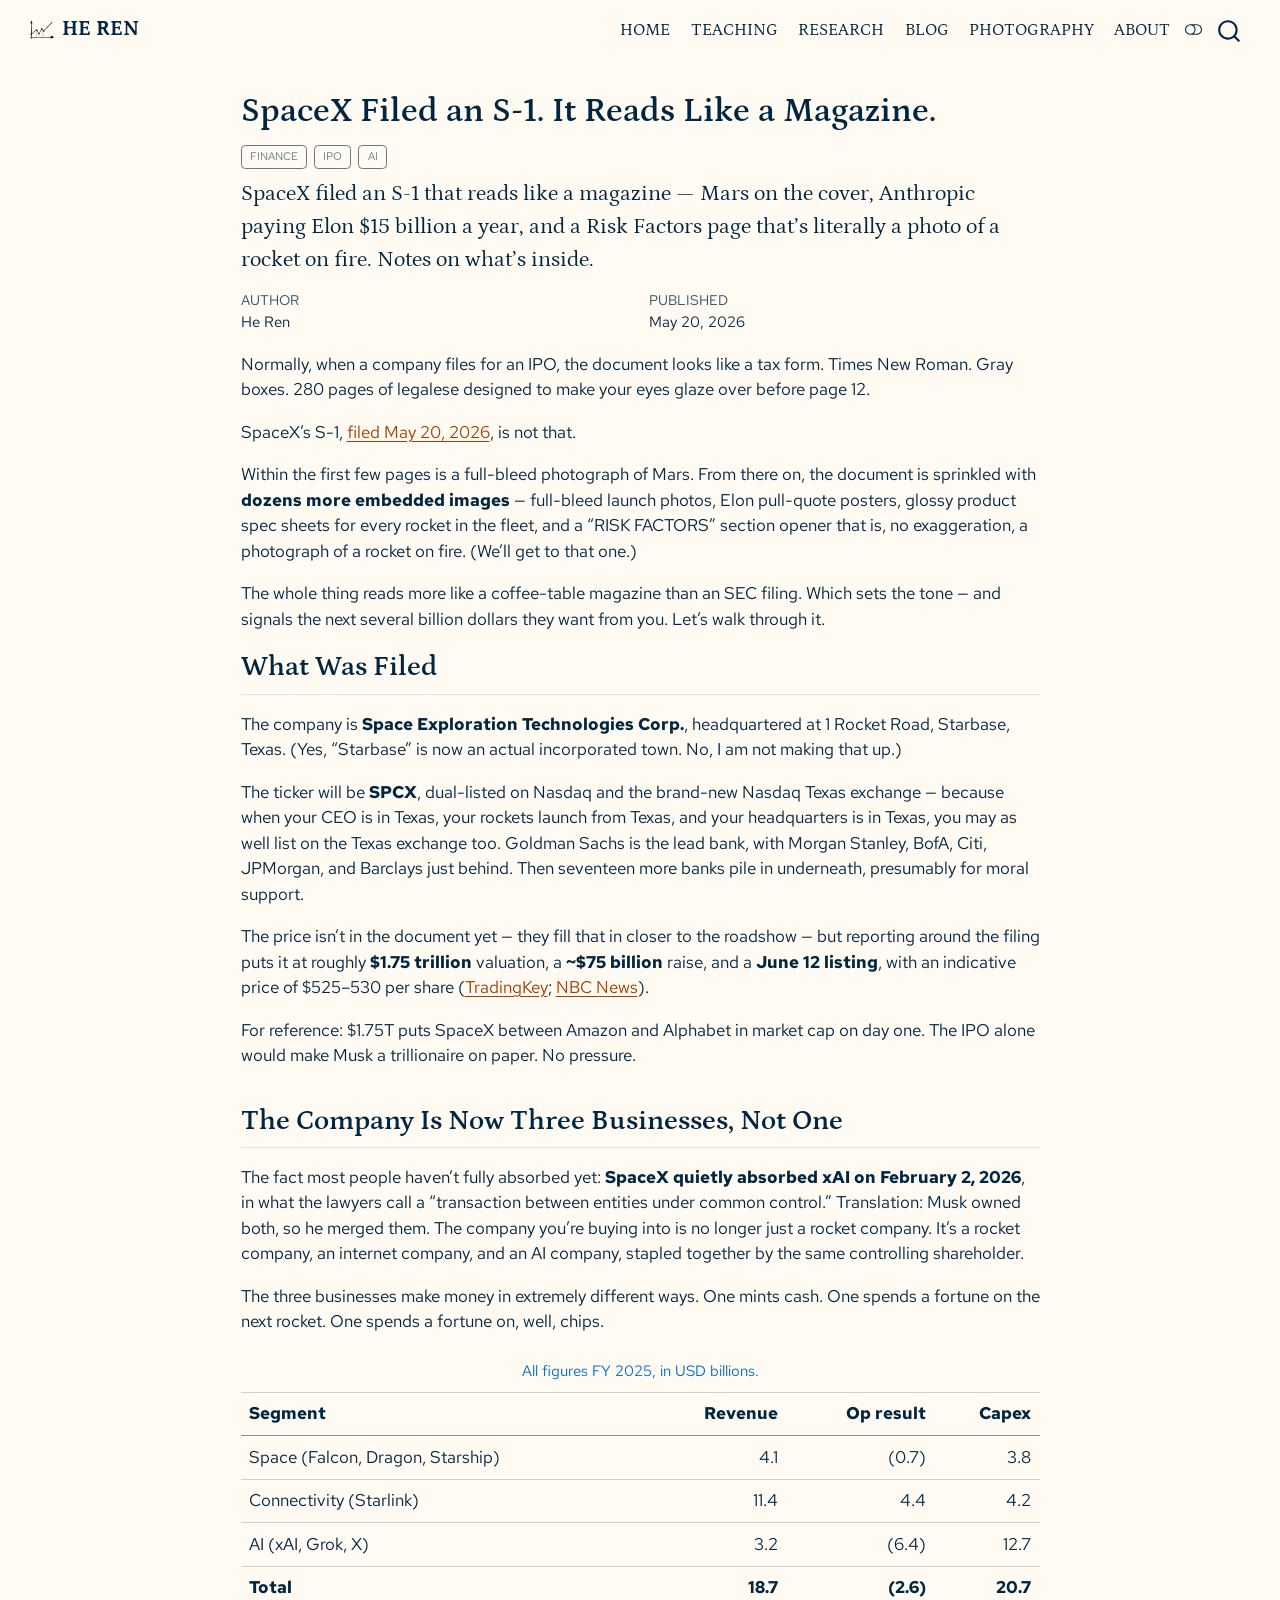
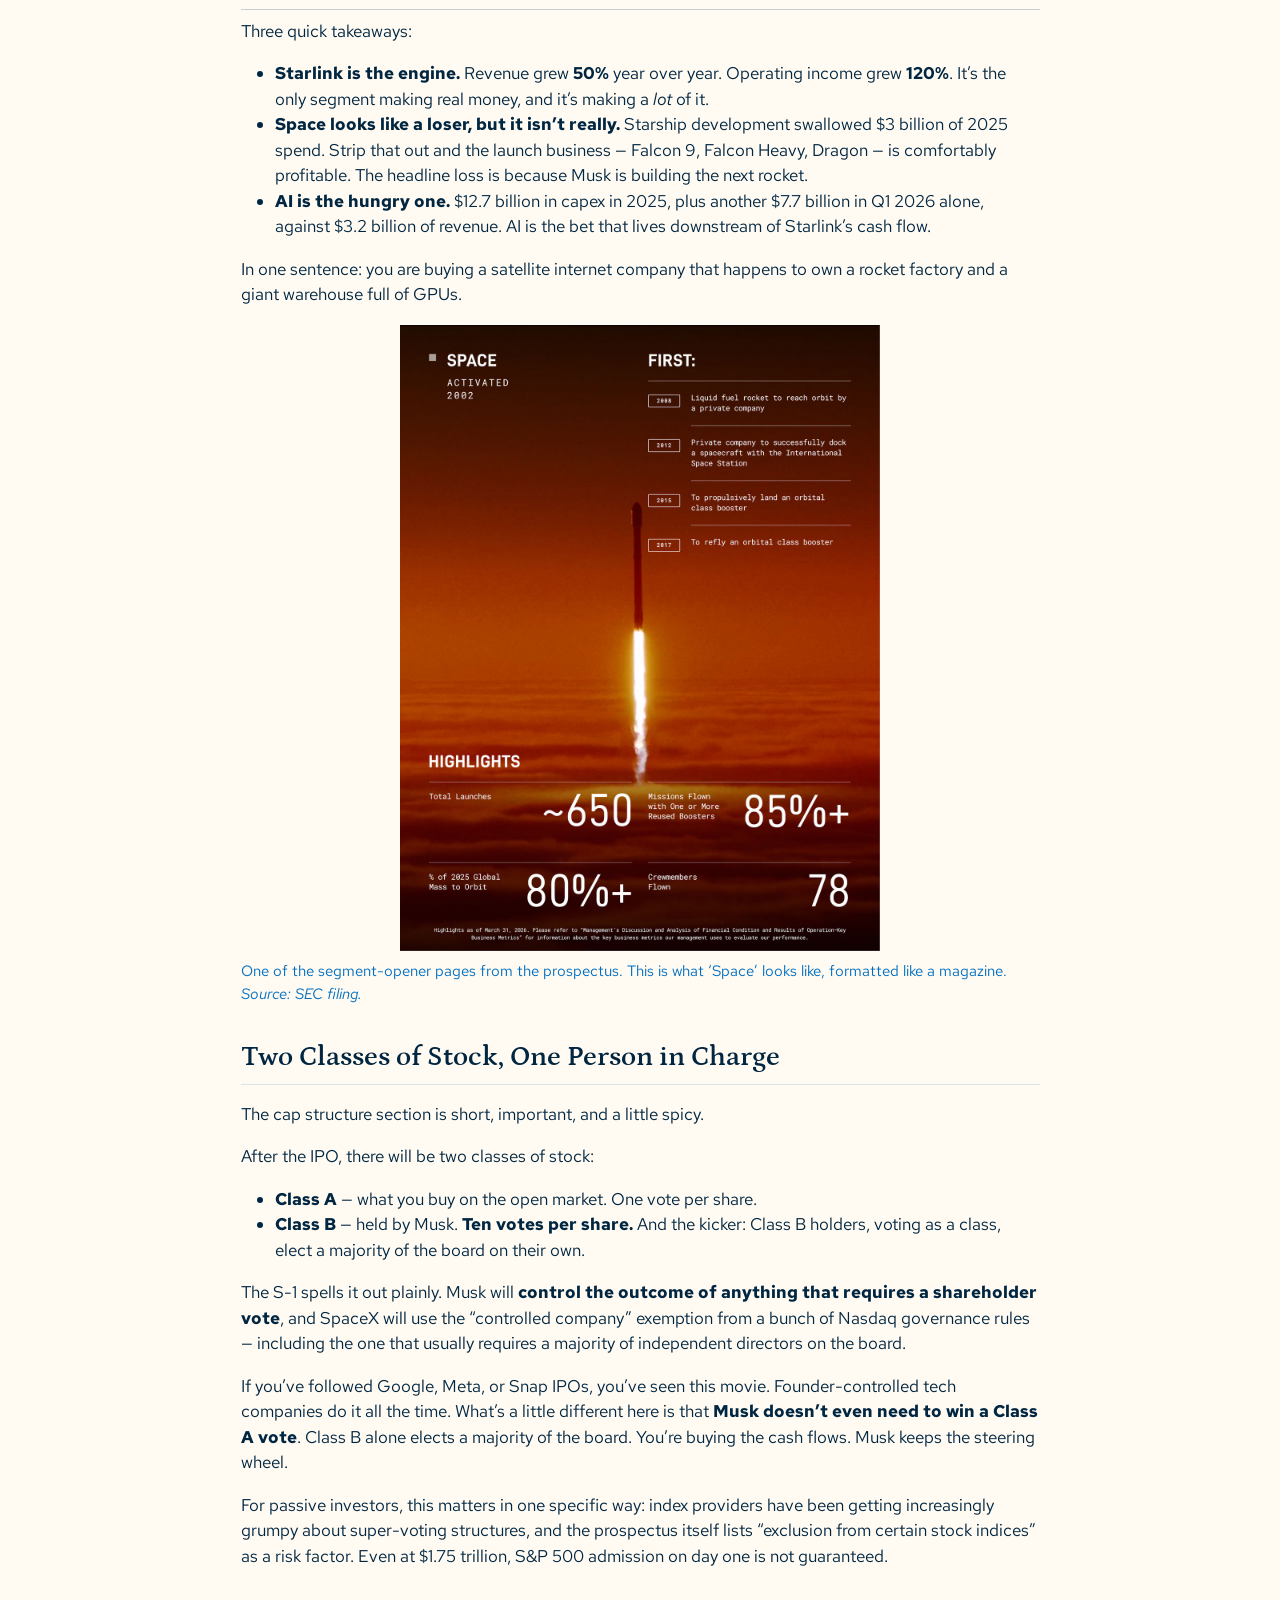
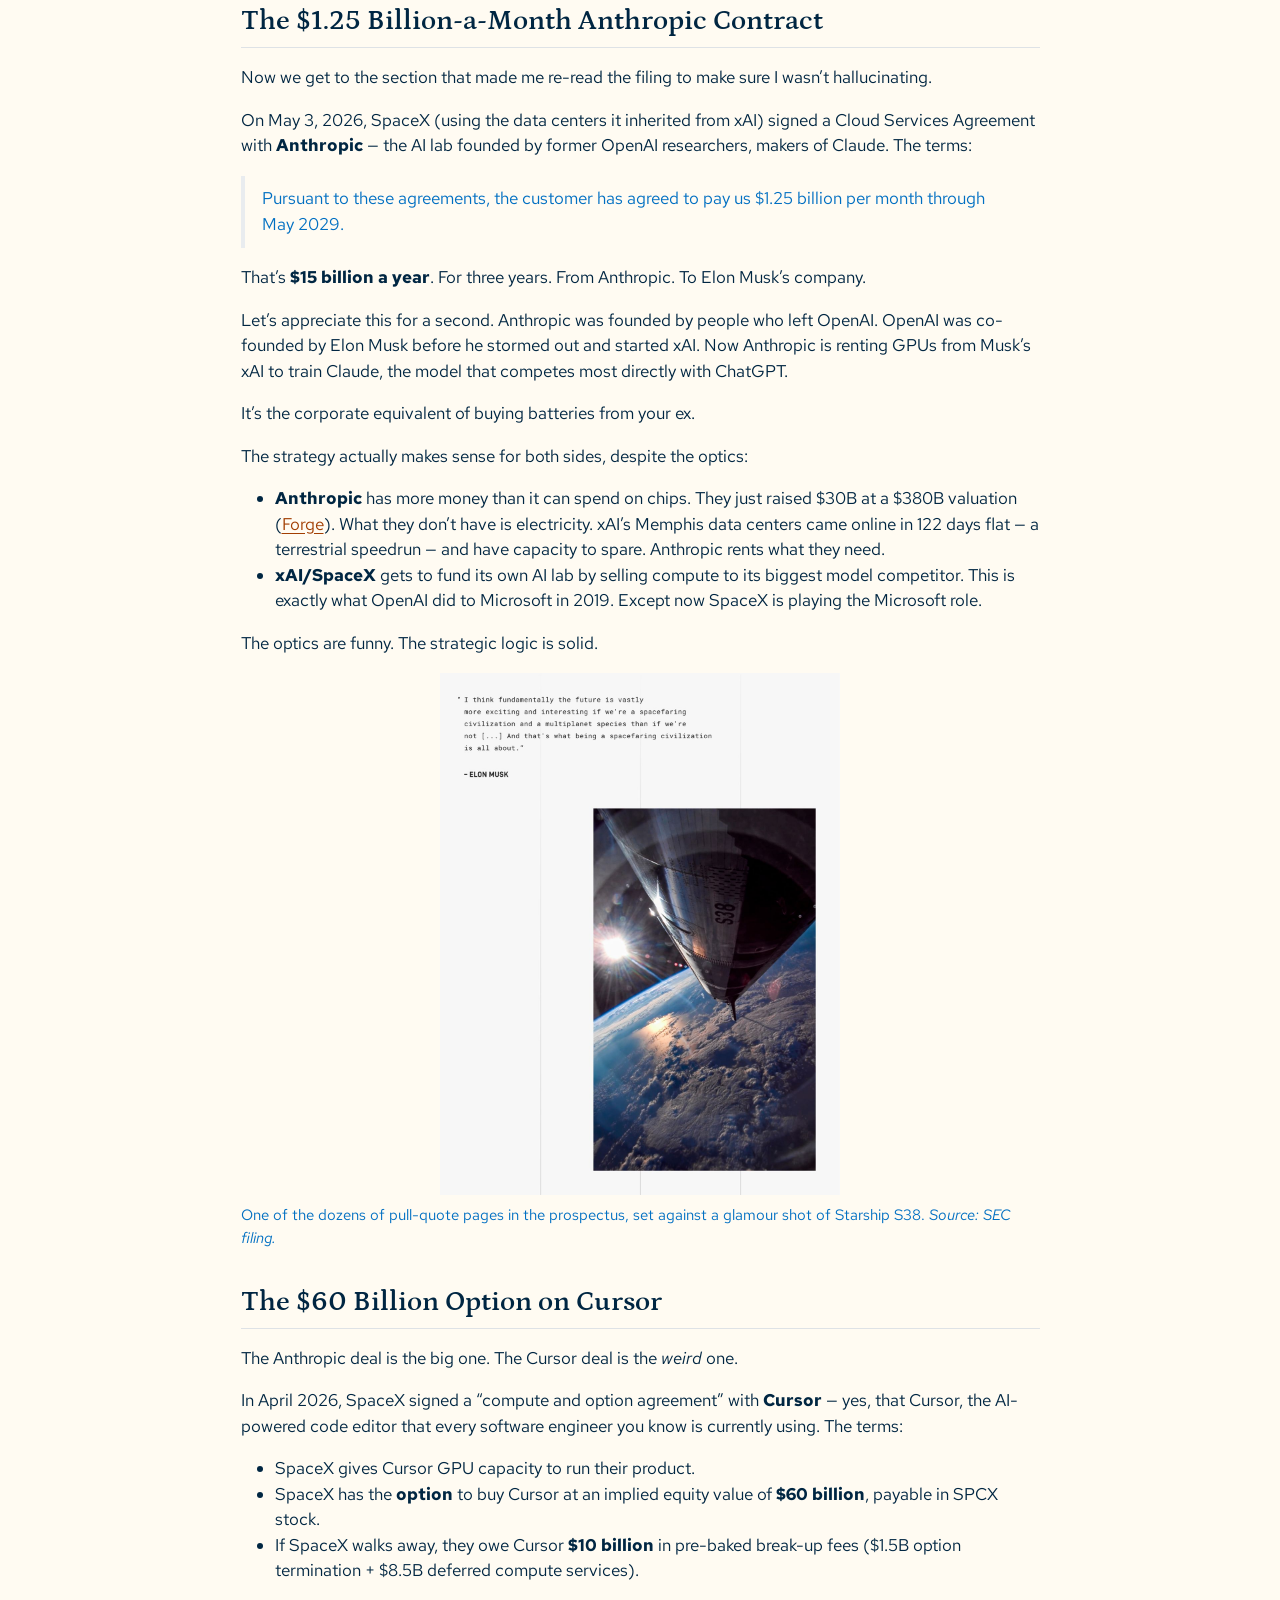
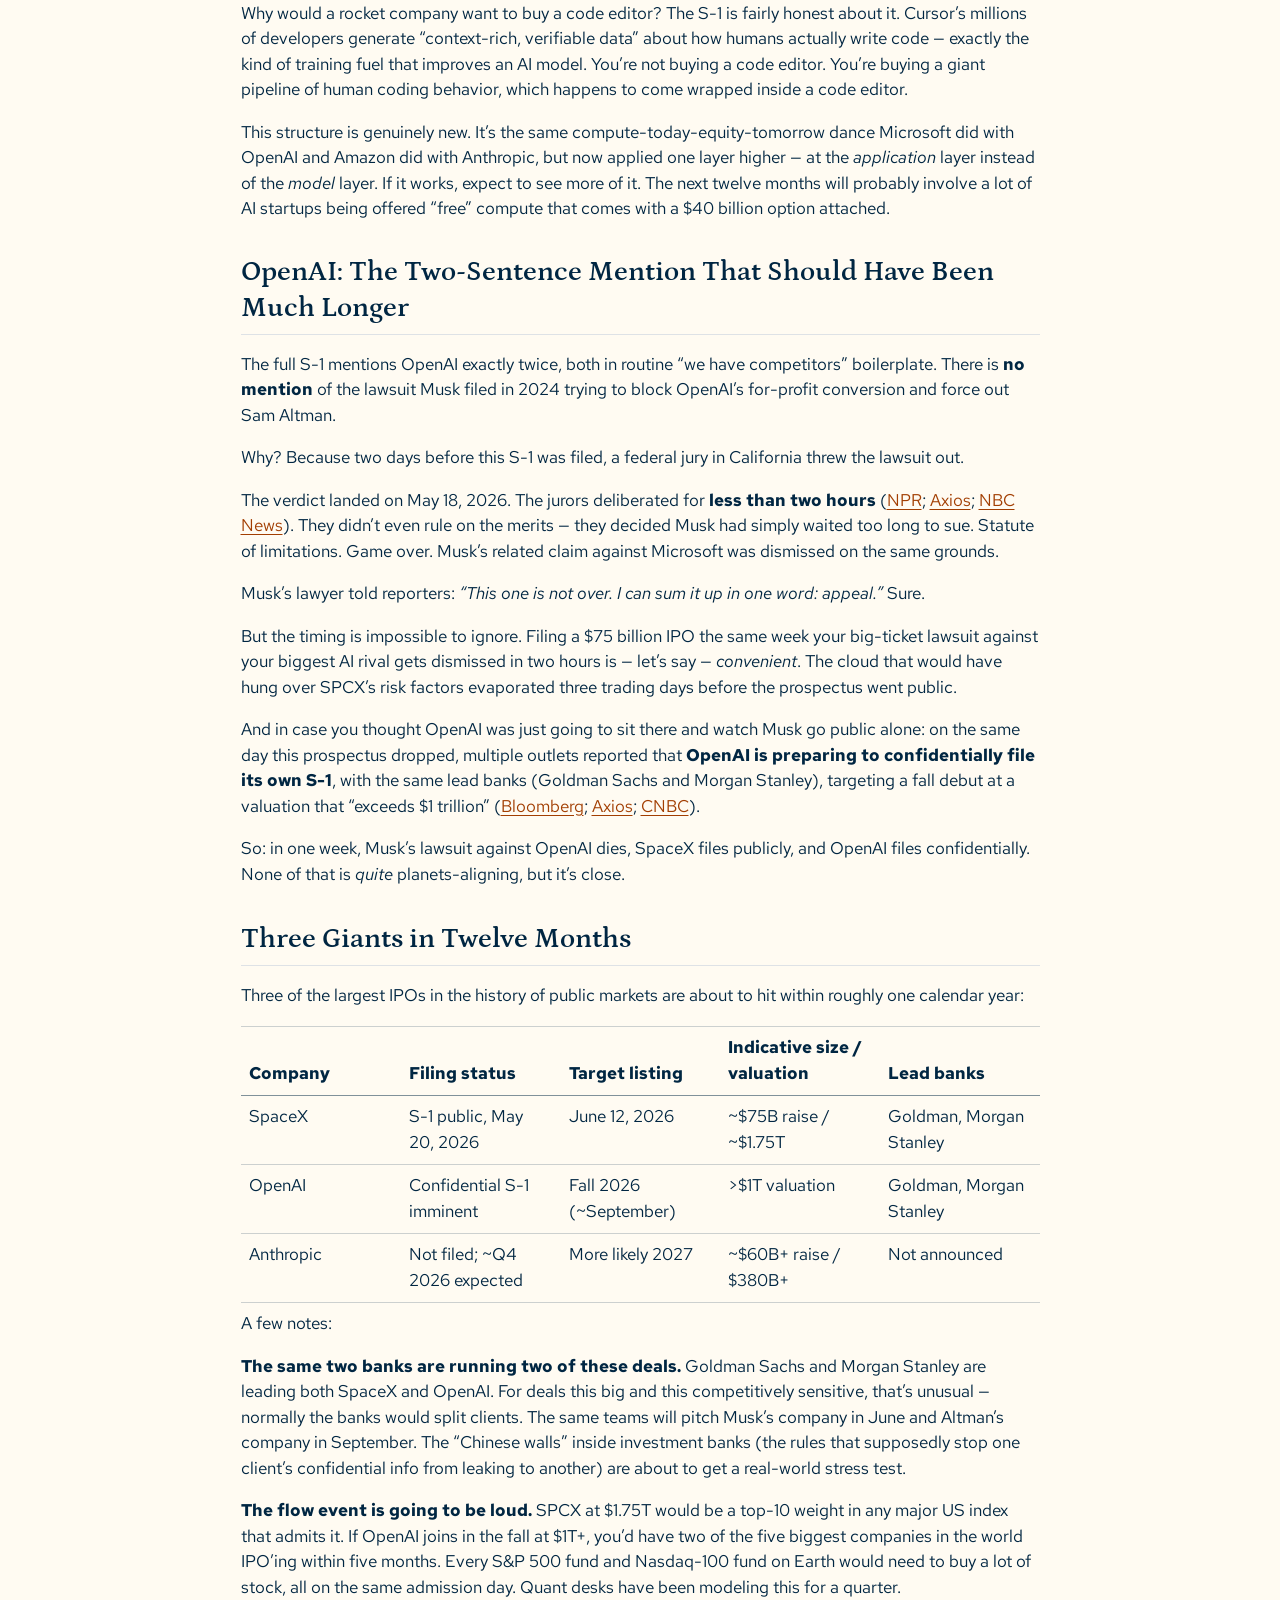
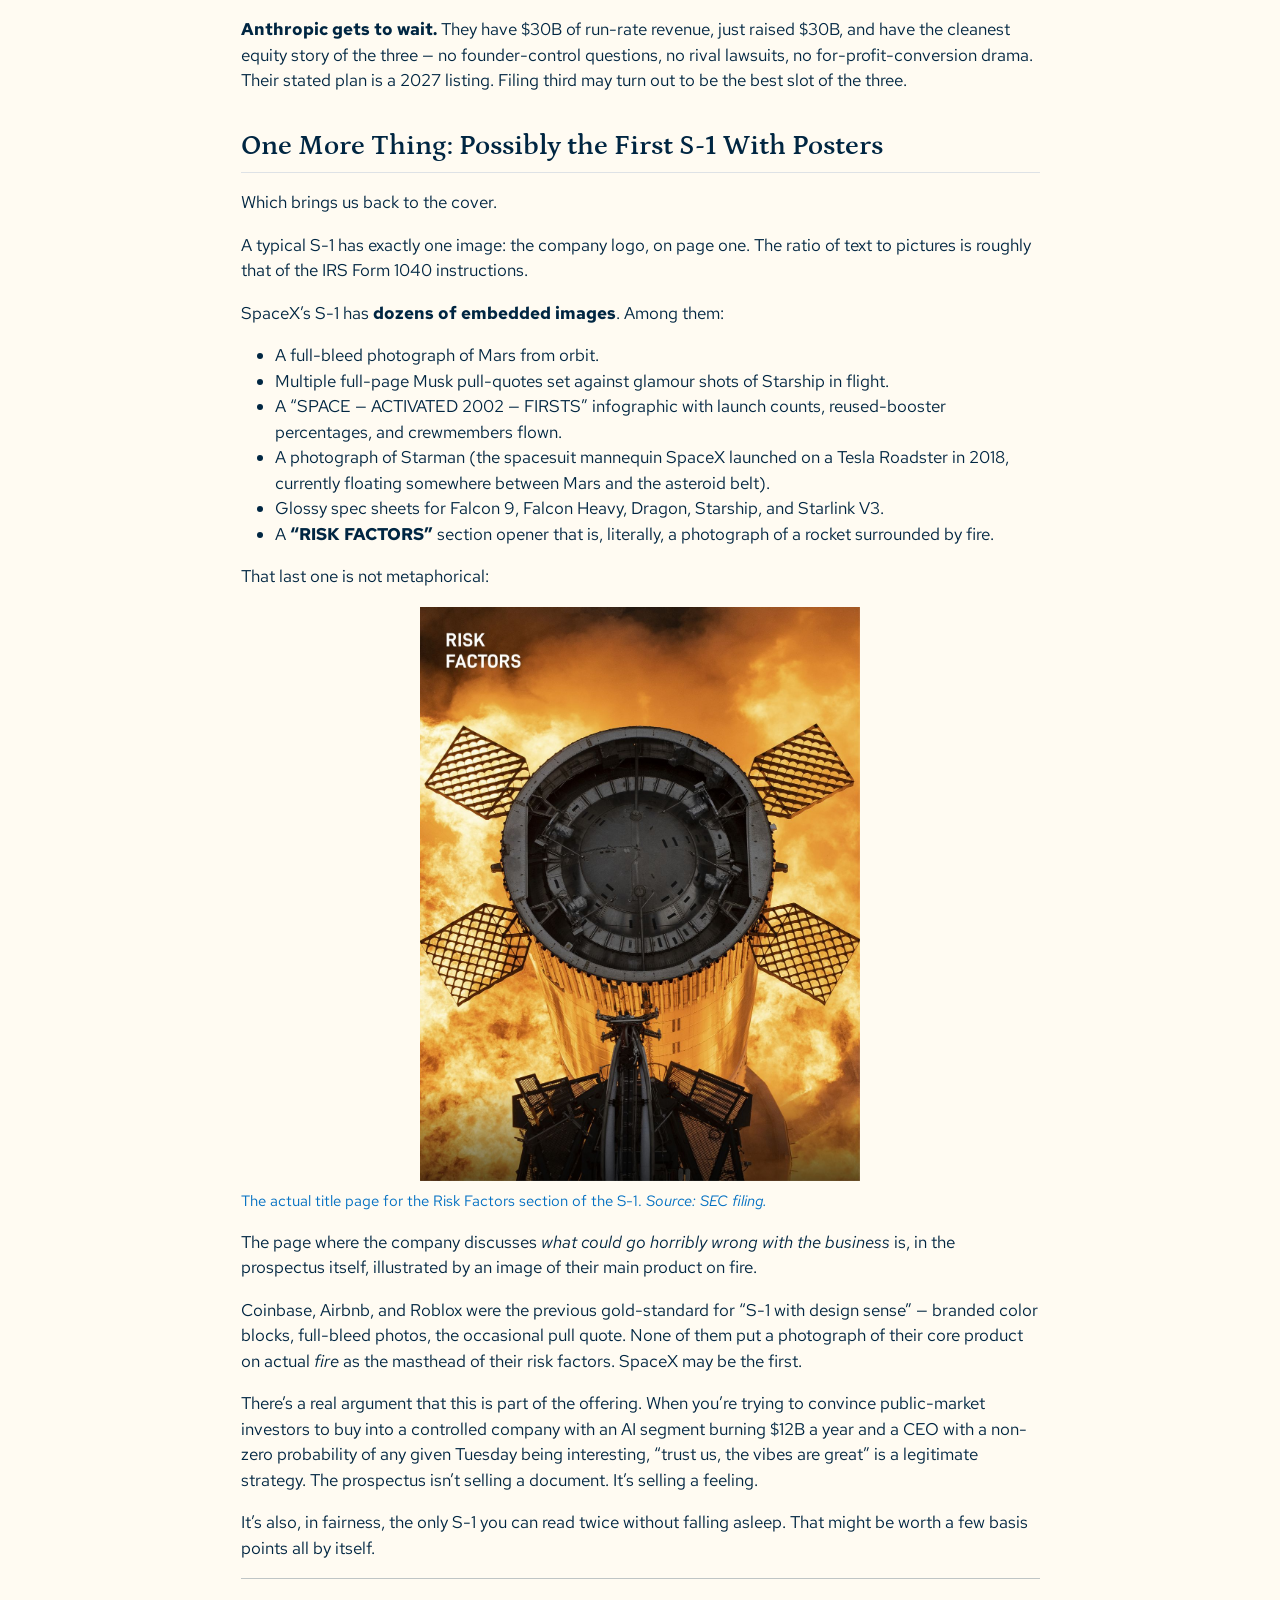
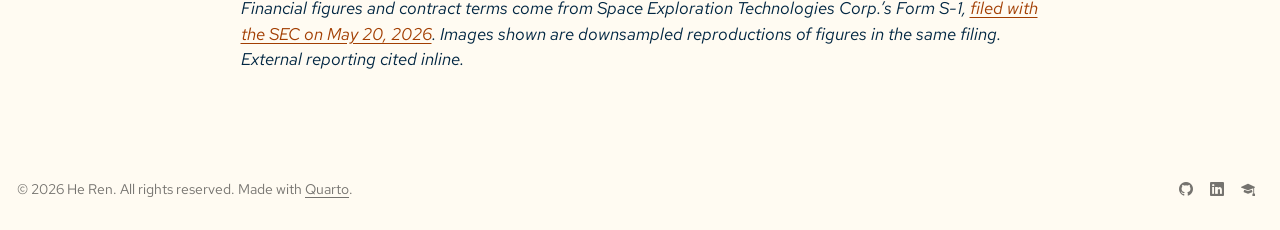
<file: blog/posts/spacex-s1-magazine/index.html>
<!DOCTYPE html>
<html xmlns="http://www.w3.org/1999/xhtml" lang="en" xml:lang="en"><head>

<meta charset="utf-8">
<meta name="generator" content="quarto-1.7.32">

<meta name="viewport" content="width=device-width, initial-scale=1.0, user-scalable=yes">

<meta name="author" content="He Ren">
<meta name="dcterms.date" content="2026-05-20">
<meta name="description" content="SpaceX filed an S-1 that reads like a magazine — Mars on the cover, Anthropic paying Elon $15 billion a year, and a Risk Factors page that’s literally a photo of a rocket on fire. Notes on what’s inside.">

<title>SpaceX Filed an S-1. It Reads Like a Magazine. – HE REN</title>
<style>
code{white-space: pre-wrap;}
span.smallcaps{font-variant: small-caps;}
div.columns{display: flex; gap: min(4vw, 1.5em);}
div.column{flex: auto; overflow-x: auto;}
div.hanging-indent{margin-left: 1.5em; text-indent: -1.5em;}
ul.task-list{list-style: none;}
ul.task-list li input[type="checkbox"] {
  width: 0.8em;
  margin: 0 0.8em 0.2em -1em; /* quarto-specific, see https://github.com/quarto-dev/quarto-cli/issues/4556 */ 
  vertical-align: middle;
}
</style>


<script src="../../../site_libs/quarto-nav/quarto-nav.js"></script>
<script src="../../../site_libs/quarto-nav/headroom.min.js"></script>
<script src="../../../site_libs/clipboard/clipboard.min.js"></script>
<script src="../../../site_libs/quarto-search/autocomplete.umd.js"></script>
<script src="../../../site_libs/quarto-search/fuse.min.js"></script>
<script src="../../../site_libs/quarto-search/quarto-search.js"></script>
<meta name="quarto:offset" content="../../../">
<link href="../../../images/stock-2.svg" rel="icon" type="image/svg+xml">
<script src="../../../site_libs/quarto-html/quarto.js" type="module"></script>
<script src="../../../site_libs/quarto-html/tabsets/tabsets.js" type="module"></script>
<script src="../../../site_libs/quarto-html/popper.min.js"></script>
<script src="../../../site_libs/quarto-html/tippy.umd.min.js"></script>
<script src="../../../site_libs/quarto-html/anchor.min.js"></script>
<link href="../../../site_libs/quarto-html/tippy.css" rel="stylesheet">
<link href="../../../site_libs/quarto-html/quarto-syntax-highlighting-d967bcf1f248e84ff9e3de7aac66bd8d.css" rel="stylesheet" class="quarto-color-scheme" id="quarto-text-highlighting-styles">
<link href="../../../site_libs/quarto-html/quarto-syntax-highlighting-dark-2d93c1f1c239013447b74681546f8fe7.css" rel="stylesheet" class="quarto-color-scheme quarto-color-alternate" id="quarto-text-highlighting-styles">
<link href="../../../site_libs/quarto-html/quarto-syntax-highlighting-d967bcf1f248e84ff9e3de7aac66bd8d.css" rel="stylesheet" class="quarto-color-scheme-extra" id="quarto-text-highlighting-styles">
<script src="../../../site_libs/bootstrap/bootstrap.min.js"></script>
<link href="../../../site_libs/bootstrap/bootstrap-icons.css" rel="stylesheet">
<link href="../../../site_libs/bootstrap/bootstrap-2061d193c9ea48e5106358bb79406703.min.css" rel="stylesheet" append-hash="true" class="quarto-color-scheme" id="quarto-bootstrap" data-mode="light">
<link href="../../../site_libs/bootstrap/bootstrap-dark-884b07a836e52ee2562001410c1299d7.min.css" rel="stylesheet" append-hash="true" class="quarto-color-scheme quarto-color-alternate" id="quarto-bootstrap" data-mode="dark">
<link href="../../../site_libs/bootstrap/bootstrap-2061d193c9ea48e5106358bb79406703.min.css" rel="stylesheet" append-hash="true" class="quarto-color-scheme-extra" id="quarto-bootstrap" data-mode="light">
<script id="quarto-search-options" type="application/json">{
  "location": "navbar",
  "copy-button": false,
  "collapse-after": 3,
  "panel-placement": "end",
  "type": "overlay",
  "limit": 50,
  "keyboard-shortcut": [
    "f",
    "/",
    "s"
  ],
  "show-item-context": false,
  "language": {
    "search-no-results-text": "No results",
    "search-matching-documents-text": "matching documents",
    "search-copy-link-title": "Copy link to search",
    "search-hide-matches-text": "Hide additional matches",
    "search-more-match-text": "more match in this document",
    "search-more-matches-text": "more matches in this document",
    "search-clear-button-title": "Clear",
    "search-text-placeholder": "",
    "search-detached-cancel-button-title": "Cancel",
    "search-submit-button-title": "Submit",
    "search-label": "Search"
  }
}</script>
<link rel="preconnect" href="https://fonts.googleapis.com">
<link rel="preconnect" href="https://fonts.gstatic.com" crossorigin="">
<link href="https://fonts.googleapis.com/css2?family=Petrona:wght@400;500;700&amp;family=Red+Hat+Text:wght@400;500;700&amp;family=B612+Mono&amp;display=swap" rel="stylesheet">


<link rel="stylesheet" href="../../../styles/styles.css">
</head>

<body class="nav-fixed fullcontent quarto-light"><script id="quarto-html-before-body" type="application/javascript">
    const toggleBodyColorMode = (bsSheetEl) => {
      const mode = bsSheetEl.getAttribute("data-mode");
      const bodyEl = window.document.querySelector("body");
      if (mode === "dark") {
        bodyEl.classList.add("quarto-dark");
        bodyEl.classList.remove("quarto-light");
      } else {
        bodyEl.classList.add("quarto-light");
        bodyEl.classList.remove("quarto-dark");
      }
    }
    const toggleBodyColorPrimary = () => {
      const bsSheetEl = window.document.querySelector("link#quarto-bootstrap:not([rel=disabled-stylesheet])");
      if (bsSheetEl) {
        toggleBodyColorMode(bsSheetEl);
      }
    }
    const setColorSchemeToggle = (alternate) => {
      const toggles = window.document.querySelectorAll('.quarto-color-scheme-toggle');
      for (let i=0; i < toggles.length; i++) {
        const toggle = toggles[i];
        if (toggle) {
          if (alternate) {
            toggle.classList.add("alternate");
          } else {
            toggle.classList.remove("alternate");
          }
        }
      }
    };
    const toggleColorMode = (alternate) => {
      // Switch the stylesheets
      const primaryStylesheets = window.document.querySelectorAll('link.quarto-color-scheme:not(.quarto-color-alternate)');
      const alternateStylesheets = window.document.querySelectorAll('link.quarto-color-scheme.quarto-color-alternate');
      manageTransitions('#quarto-margin-sidebar .nav-link', false);
      if (alternate) {
        // note: dark is layered on light, we don't disable primary!
        enableStylesheet(alternateStylesheets);
        for (const sheetNode of alternateStylesheets) {
          if (sheetNode.id === "quarto-bootstrap") {
            toggleBodyColorMode(sheetNode);
          }
        }
      } else {
        disableStylesheet(alternateStylesheets);
        enableStylesheet(primaryStylesheets)
        toggleBodyColorPrimary();
      }
      manageTransitions('#quarto-margin-sidebar .nav-link', true);
      // Switch the toggles
      setColorSchemeToggle(alternate)
      // Hack to workaround the fact that safari doesn't
      // properly recolor the scrollbar when toggling (#1455)
      if (navigator.userAgent.indexOf('Safari') > 0 && navigator.userAgent.indexOf('Chrome') == -1) {
        manageTransitions("body", false);
        window.scrollTo(0, 1);
        setTimeout(() => {
          window.scrollTo(0, 0);
          manageTransitions("body", true);
        }, 40);
      }
    }
    const disableStylesheet = (stylesheets) => {
      for (let i=0; i < stylesheets.length; i++) {
        const stylesheet = stylesheets[i];
        stylesheet.rel = 'disabled-stylesheet';
      }
    }
    const enableStylesheet = (stylesheets) => {
      for (let i=0; i < stylesheets.length; i++) {
        const stylesheet = stylesheets[i];
        if(stylesheet.rel !== 'stylesheet') { // for Chrome, which will still FOUC without this check
          stylesheet.rel = 'stylesheet';
        }
      }
    }
    const manageTransitions = (selector, allowTransitions) => {
      const els = window.document.querySelectorAll(selector);
      for (let i=0; i < els.length; i++) {
        const el = els[i];
        if (allowTransitions) {
          el.classList.remove('notransition');
        } else {
          el.classList.add('notransition');
        }
      }
    }
    const isFileUrl = () => {
      return window.location.protocol === 'file:';
    }
    const hasAlternateSentinel = () => {
      let styleSentinel = getColorSchemeSentinel();
      if (styleSentinel !== null) {
        return styleSentinel === "alternate";
      } else {
        return false;
      }
    }
    const setStyleSentinel = (alternate) => {
      const value = alternate ? "alternate" : "default";
      if (!isFileUrl()) {
        window.localStorage.setItem("quarto-color-scheme", value);
      } else {
        localAlternateSentinel = value;
      }
    }
    const getColorSchemeSentinel = () => {
      if (!isFileUrl()) {
        const storageValue = window.localStorage.getItem("quarto-color-scheme");
        return storageValue != null ? storageValue : localAlternateSentinel;
      } else {
        return localAlternateSentinel;
      }
    }
    const toggleGiscusIfUsed = (isAlternate, darkModeDefault) => {
      const baseTheme = document.querySelector('#giscus-base-theme')?.value ?? 'light';
      const alternateTheme = document.querySelector('#giscus-alt-theme')?.value ?? 'dark';
      let newTheme = '';
      if(authorPrefersDark) {
        newTheme = isAlternate ? baseTheme : alternateTheme;
      } else {
        newTheme = isAlternate ? alternateTheme : baseTheme;
      }
      const changeGiscusTheme = () => {
        // From: https://github.com/giscus/giscus/issues/336
        const sendMessage = (message) => {
          const iframe = document.querySelector('iframe.giscus-frame');
          if (!iframe) return;
          iframe.contentWindow.postMessage({ giscus: message }, 'https://giscus.app');
        }
        sendMessage({
          setConfig: {
            theme: newTheme
          }
        });
      }
      const isGiscussLoaded = window.document.querySelector('iframe.giscus-frame') !== null;
      if (isGiscussLoaded) {
        changeGiscusTheme();
      }
    };
    const authorPrefersDark = false;
    const darkModeDefault = authorPrefersDark;
      document.querySelector('link#quarto-text-highlighting-styles.quarto-color-scheme-extra').rel = 'disabled-stylesheet';
      document.querySelector('link#quarto-bootstrap.quarto-color-scheme-extra').rel = 'disabled-stylesheet';
    let localAlternateSentinel = darkModeDefault ? 'alternate' : 'default';
    // Dark / light mode switch
    window.quartoToggleColorScheme = () => {
      // Read the current dark / light value
      let toAlternate = !hasAlternateSentinel();
      toggleColorMode(toAlternate);
      setStyleSentinel(toAlternate);
      toggleGiscusIfUsed(toAlternate, darkModeDefault);
      window.dispatchEvent(new Event('resize'));
    };
    // Switch to dark mode if need be
    if (hasAlternateSentinel()) {
      toggleColorMode(true);
    } else {
      toggleColorMode(false);
    }
  </script>

<div id="quarto-search-results"></div>
  <header id="quarto-header" class="headroom fixed-top">
    <nav class="navbar navbar-expand-lg " data-bs-theme="dark">
      <div class="navbar-container container-fluid">
      <div class="navbar-brand-container mx-auto">
    <a href="../../../index.html" class="navbar-brand navbar-brand-logo">
    <img src="../../../images/stock-2.svg" alt="" class="navbar-logo">
    </a>
    <a class="navbar-brand" href="../../../index.html">
    <span class="navbar-title">HE REN</span>
    </a>
  </div>
            <div id="quarto-search" class="" title="Search"></div>
          <button class="navbar-toggler" type="button" data-bs-toggle="collapse" data-bs-target="#navbarCollapse" aria-controls="navbarCollapse" role="menu" aria-expanded="false" aria-label="Toggle navigation" onclick="if (window.quartoToggleHeadroom) { window.quartoToggleHeadroom(); }">
  <span class="navbar-toggler-icon"></span>
</button>
          <div class="collapse navbar-collapse" id="navbarCollapse">
            <ul class="navbar-nav navbar-nav-scroll ms-auto">
  <li class="nav-item">
    <a class="nav-link" href="../../../index.html"> 
<span class="menu-text">HOME</span></a>
  </li>  
  <li class="nav-item">
    <a class="nav-link" href="../../../teaching.html"> 
<span class="menu-text">TEACHING</span></a>
  </li>  
  <li class="nav-item">
    <a class="nav-link" href="../../../research.html"> 
<span class="menu-text">RESEARCH</span></a>
  </li>  
  <li class="nav-item">
    <a class="nav-link" href="../../../blog/index.html"> 
<span class="menu-text">BLOG</span></a>
  </li>  
  <li class="nav-item">
    <a class="nav-link" href="../../../photography.html"> 
<span class="menu-text">PHOTOGRAPHY</span></a>
  </li>  
  <li class="nav-item">
    <a class="nav-link" href="../../../about.html"> 
<span class="menu-text">ABOUT</span></a>
  </li>  
</ul>
          </div> <!-- /navcollapse -->
            <div class="quarto-navbar-tools">
  <a href="" class="quarto-color-scheme-toggle quarto-navigation-tool  px-1" onclick="window.quartoToggleColorScheme(); return false;" title="Toggle dark mode"><i class="bi"></i></a>
</div>
      </div> <!-- /container-fluid -->
    </nav>
</header>
<!-- content -->
<div id="quarto-content" class="quarto-container page-columns page-rows-contents page-layout-article page-navbar">
<!-- sidebar -->
<!-- margin-sidebar -->
    
<!-- main -->
<main class="content" id="quarto-document-content">


<header id="title-block-header" class="quarto-title-block default">
<div class="quarto-title">
<h1 class="title">SpaceX Filed an S-1. It Reads Like a Magazine.</h1>
  <div class="quarto-categories">
    <div class="quarto-category">finance</div>
    <div class="quarto-category">IPO</div>
    <div class="quarto-category">AI</div>
  </div>
  </div>

<div>
  <div class="description">
    SpaceX filed an S-1 that reads like a magazine — Mars on the cover, Anthropic paying Elon $15 billion a year, and a Risk Factors page that’s literally a photo of a rocket on fire. Notes on what’s inside.
  </div>
</div>


<div class="quarto-title-meta">

    <div>
    <div class="quarto-title-meta-heading">Author</div>
    <div class="quarto-title-meta-contents">
             <p>He Ren </p>
          </div>
  </div>
    
    <div>
    <div class="quarto-title-meta-heading">Published</div>
    <div class="quarto-title-meta-contents">
      <p class="date">May 20, 2026</p>
    </div>
  </div>
  
    
  </div>
  


</header>


<p>Normally, when a company files for an IPO, the document looks like a tax form. Times New Roman. Gray boxes. 280 pages of legalese designed to make your eyes glaze over before page 12.</p>
<p>SpaceX’s S-1, <a href="https://www.sec.gov/Archives/edgar/data/1181412/000162828026036936/spaceexplorationtechnologi.htm">filed May 20, 2026</a>, is not that.</p>
<p>Within the first few pages is a full-bleed photograph of Mars. From there on, the document is sprinkled with <strong>dozens more embedded images</strong> — full-bleed launch photos, Elon pull-quote posters, glossy product spec sheets for every rocket in the fleet, and a “RISK FACTORS” section opener that is, no exaggeration, a photograph of a rocket on fire. (We’ll get to that one.)</p>
<p>The whole thing reads more like a coffee-table magazine than an SEC filing. Which sets the tone — and signals the next several billion dollars they want from you. Let’s walk through it.</p>
<section id="what-was-filed" class="level2">
<h2 class="anchored" data-anchor-id="what-was-filed">What Was Filed</h2>
<p>The company is <strong>Space Exploration Technologies Corp.</strong>, headquartered at 1 Rocket Road, Starbase, Texas. (Yes, “Starbase” is now an actual incorporated town. No, I am not making that up.)</p>
<p>The ticker will be <strong>SPCX</strong>, dual-listed on Nasdaq and the brand-new Nasdaq Texas exchange — because when your CEO is in Texas, your rockets launch from Texas, and your headquarters is in Texas, you may as well list on the Texas exchange too. Goldman Sachs is the lead bank, with Morgan Stanley, BofA, Citi, JPMorgan, and Barclays just behind. Then seventeen more banks pile in underneath, presumably for moral support.</p>
<p>The price isn’t in the document yet — they fill that in closer to the roadshow — but reporting around the filing puts it at roughly <strong>$1.75 trillion</strong> valuation, a <strong>~$75 billion</strong> raise, and a <strong>June 12 listing</strong>, with an indicative price of $525–530 per share (<a href="https://www.tradingkey.com/analysis/stocks/us-stocks/261904604-spacex-ipo-spcx-date-set-for-june-12-175-trillion-valuation-tradingkey">TradingKey</a>; <a href="https://www.nbcnews.com/tech/elon-musk/spacex-files-s-1-ipo-make-elon-musk-trillionaire-rcna346157">NBC News</a>).</p>
<p>For reference: $1.75T puts SpaceX between Amazon and Alphabet in market cap on day one. The IPO alone would make Musk a trillionaire on paper. No pressure.</p>
</section>
<section id="the-company-is-now-three-businesses-not-one" class="level2">
<h2 class="anchored" data-anchor-id="the-company-is-now-three-businesses-not-one">The Company Is Now Three Businesses, Not One</h2>
<p>The fact most people haven’t fully absorbed yet: <strong>SpaceX quietly absorbed xAI on February 2, 2026</strong>, in what the lawyers call a “transaction between entities under common control.” Translation: Musk owned both, so he merged them. The company you’re buying into is no longer just a rocket company. It’s a rocket company, an internet company, and an AI company, stapled together by the same controlling shareholder.</p>
<p>The three businesses make money in extremely different ways. One mints cash. One spends a fortune on the next rocket. One spends a fortune on, well, chips.</p>
<table class="caption-top table">
<caption>All figures FY 2025, in USD billions.</caption>
<thead>
<tr class="header">
<th style="text-align: left;">Segment</th>
<th style="text-align: right;">Revenue</th>
<th style="text-align: right;">Op result</th>
<th style="text-align: right;">Capex</th>
</tr>
</thead>
<tbody>
<tr class="odd">
<td style="text-align: left;">Space (Falcon, Dragon, Starship)</td>
<td style="text-align: right;">4.1</td>
<td style="text-align: right;">(0.7)</td>
<td style="text-align: right;">3.8</td>
</tr>
<tr class="even">
<td style="text-align: left;">Connectivity (Starlink)</td>
<td style="text-align: right;">11.4</td>
<td style="text-align: right;">4.4</td>
<td style="text-align: right;">4.2</td>
</tr>
<tr class="odd">
<td style="text-align: left;">AI (xAI, Grok, X)</td>
<td style="text-align: right;">3.2</td>
<td style="text-align: right;">(6.4)</td>
<td style="text-align: right;">12.7</td>
</tr>
<tr class="even">
<td style="text-align: left;"><strong>Total</strong></td>
<td style="text-align: right;"><strong>18.7</strong></td>
<td style="text-align: right;"><strong>(2.6)</strong></td>
<td style="text-align: right;"><strong>20.7</strong></td>
</tr>
</tbody>
</table>
<p>Three quick takeaways:</p>
<ul>
<li><strong>Starlink is the engine.</strong> Revenue grew <strong>50%</strong> year over year. Operating income grew <strong>120%</strong>. It’s the only segment making real money, and it’s making a <em>lot</em> of it.</li>
<li><strong>Space looks like a loser, but it isn’t really.</strong> Starship development swallowed $3 billion of 2025 spend. Strip that out and the launch business — Falcon 9, Falcon Heavy, Dragon — is comfortably profitable. The headline loss is because Musk is building the next rocket.</li>
<li><strong>AI is the hungry one.</strong> $12.7 billion in capex in 2025, plus another $7.7 billion in Q1 2026 alone, against $3.2 billion of revenue. AI is the bet that lives downstream of Starlink’s cash flow.</li>
</ul>
<p>In one sentence: you are buying a satellite internet company that happens to own a rocket factory and a giant warehouse full of GPUs.</p>
<div class="quarto-figure quarto-figure-center">
<figure class="figure">
<p><img src="images/space-stats.jpg" class="img-fluid figure-img" style="width:60.0%"></p>
<figcaption>One of the segment-opener pages from the prospectus. This is what ‘Space’ looks like, formatted like a magazine. <em>Source: SEC filing.</em></figcaption>
</figure>
</div>
</section>
<section id="two-classes-of-stock-one-person-in-charge" class="level2">
<h2 class="anchored" data-anchor-id="two-classes-of-stock-one-person-in-charge">Two Classes of Stock, One Person in Charge</h2>
<p>The cap structure section is short, important, and a little spicy.</p>
<p>After the IPO, there will be two classes of stock:</p>
<ul>
<li><strong>Class A</strong> — what you buy on the open market. One vote per share.</li>
<li><strong>Class B</strong> — held by Musk. <strong>Ten votes per share.</strong> And the kicker: Class B holders, voting as a class, elect a majority of the board on their own.</li>
</ul>
<p>The S-1 spells it out plainly. Musk will <strong>control the outcome of anything that requires a shareholder vote</strong>, and SpaceX will use the “controlled company” exemption from a bunch of Nasdaq governance rules — including the one that usually requires a majority of independent directors on the board.</p>
<p>If you’ve followed Google, Meta, or Snap IPOs, you’ve seen this movie. Founder-controlled tech companies do it all the time. What’s a little different here is that <strong>Musk doesn’t even need to win a Class A vote</strong>. Class B alone elects a majority of the board. You’re buying the cash flows. Musk keeps the steering wheel.</p>
<p>For passive investors, this matters in one specific way: index providers have been getting increasingly grumpy about super-voting structures, and the prospectus itself lists “exclusion from certain stock indices” as a risk factor. Even at $1.75 trillion, S&amp;P 500 admission on day one is not guaranteed.</p>
</section>
<section id="the-1.25-billion-a-month-anthropic-contract" class="level2">
<h2 class="anchored" data-anchor-id="the-1.25-billion-a-month-anthropic-contract">The $1.25 Billion-a-Month Anthropic Contract</h2>
<p>Now we get to the section that made me re-read the filing to make sure I wasn’t hallucinating.</p>
<p>On May 3, 2026, SpaceX (using the data centers it inherited from xAI) signed a Cloud Services Agreement with <strong>Anthropic</strong> — the AI lab founded by former OpenAI researchers, makers of Claude. The terms:</p>
<blockquote class="blockquote">
<p>Pursuant to these agreements, the customer has agreed to pay us $1.25 billion per month through May 2029.</p>
</blockquote>
<p>That’s <strong>$15 billion a year</strong>. For three years. From Anthropic. To Elon Musk’s company.</p>
<p>Let’s appreciate this for a second. Anthropic was founded by people who left OpenAI. OpenAI was co-founded by Elon Musk before he stormed out and started xAI. Now Anthropic is renting GPUs from Musk’s xAI to train Claude, the model that competes most directly with ChatGPT.</p>
<p>It’s the corporate equivalent of buying batteries from your ex.</p>
<p>The strategy actually makes sense for both sides, despite the optics:</p>
<ul>
<li><strong>Anthropic</strong> has more money than it can spend on chips. They just raised $30B at a $380B valuation (<a href="https://forgeglobal.com/insights/anthropic-upcoming-ipo-news/">Forge</a>). What they don’t have is electricity. xAI’s Memphis data centers came online in 122 days flat — a terrestrial speedrun — and have capacity to spare. Anthropic rents what they need.</li>
<li><strong>xAI/SpaceX</strong> gets to fund its own AI lab by selling compute to its biggest model competitor. This is exactly what OpenAI did to Microsoft in 2019. Except now SpaceX is playing the Microsoft role.</li>
</ul>
<p>The optics are funny. The strategic logic is solid.</p>
<div class="quarto-figure quarto-figure-center">
<figure class="figure">
<p><img src="images/elon-quote-spacefaring.jpg" class="img-fluid figure-img" style="width:50.0%"></p>
<figcaption>One of the dozens of pull-quote pages in the prospectus, set against a glamour shot of Starship S38. <em>Source: SEC filing.</em></figcaption>
</figure>
</div>
</section>
<section id="the-60-billion-option-on-cursor" class="level2">
<h2 class="anchored" data-anchor-id="the-60-billion-option-on-cursor">The $60 Billion Option on Cursor</h2>
<p>The Anthropic deal is the big one. The Cursor deal is the <em>weird</em> one.</p>
<p>In April 2026, SpaceX signed a “compute and option agreement” with <strong>Cursor</strong> — yes, that Cursor, the AI-powered code editor that every software engineer you know is currently using. The terms:</p>
<ul>
<li>SpaceX gives Cursor GPU capacity to run their product.</li>
<li>SpaceX has the <strong>option</strong> to buy Cursor at an implied equity value of <strong>$60 billion</strong>, payable in SPCX stock.</li>
<li>If SpaceX walks away, they owe Cursor <strong>$10 billion</strong> in pre-baked break-up fees ($1.5B option termination + $8.5B deferred compute services).</li>
</ul>
<p>Why would a rocket company want to buy a code editor? The S-1 is fairly honest about it. Cursor’s millions of developers generate “context-rich, verifiable data” about how humans actually write code — exactly the kind of training fuel that improves an AI model. You’re not buying a code editor. You’re buying a giant pipeline of human coding behavior, which happens to come wrapped inside a code editor.</p>
<p>This structure is genuinely new. It’s the same compute-today-equity-tomorrow dance Microsoft did with OpenAI and Amazon did with Anthropic, but now applied one layer higher — at the <em>application</em> layer instead of the <em>model</em> layer. If it works, expect to see more of it. The next twelve months will probably involve a lot of AI startups being offered “free” compute that comes with a $40 billion option attached.</p>
</section>
<section id="openai-the-two-sentence-mention-that-should-have-been-much-longer" class="level2">
<h2 class="anchored" data-anchor-id="openai-the-two-sentence-mention-that-should-have-been-much-longer">OpenAI: The Two-Sentence Mention That Should Have Been Much Longer</h2>
<p>The full S-1 mentions OpenAI exactly twice, both in routine “we have competitors” boilerplate. There is <strong>no mention</strong> of the lawsuit Musk filed in 2024 trying to block OpenAI’s for-profit conversion and force out Sam Altman.</p>
<p>Why? Because two days before this S-1 was filed, a federal jury in California threw the lawsuit out.</p>
<p>The verdict landed on May 18, 2026. The jurors deliberated for <strong>less than two hours</strong> (<a href="https://www.npr.org/2026/05/18/nx-s1-5822366/musk-altman-openai-jury-verdict-claims-dismissed">NPR</a>; <a href="https://www.axios.com/2026/05/18/musk-loses-ai-trial-openai-altman">Axios</a>; <a href="https://www.nbcnews.com/tech/tech-news/openai-elon-musk-case-verdict-rcna345655">NBC News</a>). They didn’t even rule on the merits — they decided Musk had simply waited too long to sue. Statute of limitations. Game over. Musk’s related claim against Microsoft was dismissed on the same grounds.</p>
<p>Musk’s lawyer told reporters: <em>“This one is not over. I can sum it up in one word: appeal.”</em> Sure.</p>
<p>But the timing is impossible to ignore. Filing a $75 billion IPO the same week your big-ticket lawsuit against your biggest AI rival gets dismissed in two hours is — let’s say — <em>convenient</em>. The cloud that would have hung over SPCX’s risk factors evaporated three trading days before the prospectus went public.</p>
<p>And in case you thought OpenAI was just going to sit there and watch Musk go public alone: on the same day this prospectus dropped, multiple outlets reported that <strong>OpenAI is preparing to confidentially file its own S-1</strong>, with the same lead banks (Goldman Sachs and Morgan Stanley), targeting a fall debut at a valuation that “exceeds $1 trillion” (<a href="https://www.bloomberg.com/news/articles/2026-05-20/openai-preparing-for-ipo-filing-in-days-or-weeks-wsj-reports">Bloomberg</a>; <a href="https://www.axios.com/2026/05/20/openai-ipo-spacex-musk">Axios</a>; <a href="https://www.cnbc.com/2026/05/20/openai-ipo-filing.html">CNBC</a>).</p>
<p>So: in one week, Musk’s lawsuit against OpenAI dies, SpaceX files publicly, and OpenAI files confidentially. None of that is <em>quite</em> planets-aligning, but it’s close.</p>
</section>
<section id="three-giants-in-twelve-months" class="level2">
<h2 class="anchored" data-anchor-id="three-giants-in-twelve-months">Three Giants in Twelve Months</h2>
<p>Three of the largest IPOs in the history of public markets are about to hit within roughly one calendar year:</p>
<table class="caption-top table">
<colgroup>
<col style="width: 20%">
<col style="width: 20%">
<col style="width: 20%">
<col style="width: 20%">
<col style="width: 20%">
</colgroup>
<thead>
<tr class="header">
<th style="text-align: left;">Company</th>
<th style="text-align: left;">Filing status</th>
<th style="text-align: left;">Target listing</th>
<th style="text-align: left;">Indicative size / valuation</th>
<th style="text-align: left;">Lead banks</th>
</tr>
</thead>
<tbody>
<tr class="odd">
<td style="text-align: left;">SpaceX</td>
<td style="text-align: left;">S-1 public, May 20, 2026</td>
<td style="text-align: left;">June 12, 2026</td>
<td style="text-align: left;">~$75B raise / ~$1.75T</td>
<td style="text-align: left;">Goldman, Morgan Stanley</td>
</tr>
<tr class="even">
<td style="text-align: left;">OpenAI</td>
<td style="text-align: left;">Confidential S-1 imminent</td>
<td style="text-align: left;">Fall 2026 (~September)</td>
<td style="text-align: left;">&gt;$1T valuation</td>
<td style="text-align: left;">Goldman, Morgan Stanley</td>
</tr>
<tr class="odd">
<td style="text-align: left;">Anthropic</td>
<td style="text-align: left;">Not filed; ~Q4 2026 expected</td>
<td style="text-align: left;">More likely 2027</td>
<td style="text-align: left;">~$60B+ raise / $380B+</td>
<td style="text-align: left;">Not announced</td>
</tr>
</tbody>
</table>
<p>A few notes:</p>
<p><strong>The same two banks are running two of these deals.</strong> Goldman Sachs and Morgan Stanley are leading both SpaceX and OpenAI. For deals this big and this competitively sensitive, that’s unusual — normally the banks would split clients. The same teams will pitch Musk’s company in June and Altman’s company in September. The “Chinese walls” inside investment banks (the rules that supposedly stop one client’s confidential info from leaking to another) are about to get a real-world stress test.</p>
<p><strong>The flow event is going to be loud.</strong> SPCX at $1.75T would be a top-10 weight in any major US index that admits it. If OpenAI joins in the fall at $1T+, you’d have two of the five biggest companies in the world IPO’ing within five months. Every S&amp;P 500 fund and Nasdaq-100 fund on Earth would need to buy a lot of stock, all on the same admission day. Quant desks have been modeling this for a quarter.</p>
<p><strong>Anthropic gets to wait.</strong> They have $30B of run-rate revenue, just raised $30B, and have the cleanest equity story of the three — no founder-control questions, no rival lawsuits, no for-profit-conversion drama. Their stated plan is a 2027 listing. Filing third may turn out to be the best slot of the three.</p>
</section>
<section id="one-more-thing-possibly-the-first-s-1-with-posters" class="level2">
<h2 class="anchored" data-anchor-id="one-more-thing-possibly-the-first-s-1-with-posters">One More Thing: Possibly the First S-1 With Posters</h2>
<p>Which brings us back to the cover.</p>
<p>A typical S-1 has exactly one image: the company logo, on page one. The ratio of text to pictures is roughly that of the IRS Form 1040 instructions.</p>
<p>SpaceX’s S-1 has <strong>dozens of embedded images</strong>. Among them:</p>
<ul>
<li>A full-bleed photograph of Mars from orbit.</li>
<li>Multiple full-page Musk pull-quotes set against glamour shots of Starship in flight.</li>
<li>A “SPACE — ACTIVATED 2002 — FIRSTS” infographic with launch counts, reused-booster percentages, and crewmembers flown.</li>
<li>A photograph of Starman (the spacesuit mannequin SpaceX launched on a Tesla Roadster in 2018, currently floating somewhere between Mars and the asteroid belt).</li>
<li>Glossy spec sheets for Falcon 9, Falcon Heavy, Dragon, Starship, and Starlink V3.</li>
<li>A <strong>“RISK FACTORS”</strong> section opener that is, literally, a photograph of a rocket surrounded by fire.</li>
</ul>
<p>That last one is not metaphorical:</p>
<div class="quarto-figure quarto-figure-center">
<figure class="figure">
<p><img src="images/risk-factors-fire.jpg" class="img-fluid figure-img" style="width:55.0%"></p>
<figcaption>The actual title page for the Risk Factors section of the S-1. <em>Source: SEC filing.</em></figcaption>
</figure>
</div>
<p>The page where the company discusses <em>what could go horribly wrong with the business</em> is, in the prospectus itself, illustrated by an image of their main product on fire.</p>
<p>Coinbase, Airbnb, and Roblox were the previous gold-standard for “S-1 with design sense” — branded color blocks, full-bleed photos, the occasional pull quote. None of them put a photograph of their core product on actual <em>fire</em> as the masthead of their risk factors. SpaceX may be the first.</p>
<p>There’s a real argument that this is part of the offering. When you’re trying to convince public-market investors to buy into a controlled company with an AI segment burning $12B a year and a CEO with a non-zero probability of any given Tuesday being interesting, “trust us, the vibes are great” is a legitimate strategy. The prospectus isn’t selling a document. It’s selling a feeling.</p>
<p>It’s also, in fairness, the only S-1 you can read twice without falling asleep. That might be worth a few basis points all by itself.</p>
<hr>
<p><em>Financial figures and contract terms come from Space Exploration Technologies Corp.’s Form S-1, <a href="https://www.sec.gov/Archives/edgar/data/1181412/000162828026036936/spaceexplorationtechnologi.htm">filed with the SEC on May 20, 2026</a>. Images shown are downsampled reproductions of figures in the same filing. External reporting cited inline.</em></p>


</section>

</main> <!-- /main -->
<script id="quarto-html-after-body" type="application/javascript">
  window.document.addEventListener("DOMContentLoaded", function (event) {
    // Ensure there is a toggle, if there isn't float one in the top right
    if (window.document.querySelector('.quarto-color-scheme-toggle') === null) {
      const a = window.document.createElement('a');
      a.classList.add('top-right');
      a.classList.add('quarto-color-scheme-toggle');
      a.href = "";
      a.onclick = function() { try { window.quartoToggleColorScheme(); } catch {} return false; };
      const i = window.document.createElement("i");
      i.classList.add('bi');
      a.appendChild(i);
      window.document.body.appendChild(a);
    }
    setColorSchemeToggle(hasAlternateSentinel())
    const icon = "";
    const anchorJS = new window.AnchorJS();
    anchorJS.options = {
      placement: 'right',
      icon: icon
    };
    anchorJS.add('.anchored');
    const isCodeAnnotation = (el) => {
      for (const clz of el.classList) {
        if (clz.startsWith('code-annotation-')) {                     
          return true;
        }
      }
      return false;
    }
    const onCopySuccess = function(e) {
      // button target
      const button = e.trigger;
      // don't keep focus
      button.blur();
      // flash "checked"
      button.classList.add('code-copy-button-checked');
      var currentTitle = button.getAttribute("title");
      button.setAttribute("title", "Copied!");
      let tooltip;
      if (window.bootstrap) {
        button.setAttribute("data-bs-toggle", "tooltip");
        button.setAttribute("data-bs-placement", "left");
        button.setAttribute("data-bs-title", "Copied!");
        tooltip = new bootstrap.Tooltip(button, 
          { trigger: "manual", 
            customClass: "code-copy-button-tooltip",
            offset: [0, -8]});
        tooltip.show();    
      }
      setTimeout(function() {
        if (tooltip) {
          tooltip.hide();
          button.removeAttribute("data-bs-title");
          button.removeAttribute("data-bs-toggle");
          button.removeAttribute("data-bs-placement");
        }
        button.setAttribute("title", currentTitle);
        button.classList.remove('code-copy-button-checked');
      }, 1000);
      // clear code selection
      e.clearSelection();
    }
    const getTextToCopy = function(trigger) {
        const codeEl = trigger.previousElementSibling.cloneNode(true);
        for (const childEl of codeEl.children) {
          if (isCodeAnnotation(childEl)) {
            childEl.remove();
          }
        }
        return codeEl.innerText;
    }
    const clipboard = new window.ClipboardJS('.code-copy-button:not([data-in-quarto-modal])', {
      text: getTextToCopy
    });
    clipboard.on('success', onCopySuccess);
    if (window.document.getElementById('quarto-embedded-source-code-modal')) {
      const clipboardModal = new window.ClipboardJS('.code-copy-button[data-in-quarto-modal]', {
        text: getTextToCopy,
        container: window.document.getElementById('quarto-embedded-source-code-modal')
      });
      clipboardModal.on('success', onCopySuccess);
    }
      var localhostRegex = new RegExp(/^(?:http|https):\/\/localhost\:?[0-9]*\//);
      var mailtoRegex = new RegExp(/^mailto:/);
        var filterRegex = new RegExp("https:\/\/imrenhe\.github\.io");
      var isInternal = (href) => {
          return filterRegex.test(href) || localhostRegex.test(href) || mailtoRegex.test(href);
      }
      // Inspect non-navigation links and adorn them if external
     var links = window.document.querySelectorAll('a[href]:not(.nav-link):not(.navbar-brand):not(.toc-action):not(.sidebar-link):not(.sidebar-item-toggle):not(.pagination-link):not(.no-external):not([aria-hidden]):not(.dropdown-item):not(.quarto-navigation-tool):not(.about-link)');
      for (var i=0; i<links.length; i++) {
        const link = links[i];
        if (!isInternal(link.href)) {
          // undo the damage that might have been done by quarto-nav.js in the case of
          // links that we want to consider external
          if (link.dataset.originalHref !== undefined) {
            link.href = link.dataset.originalHref;
          }
        }
      }
    function tippyHover(el, contentFn, onTriggerFn, onUntriggerFn) {
      const config = {
        allowHTML: true,
        maxWidth: 500,
        delay: 100,
        arrow: false,
        appendTo: function(el) {
            return el.parentElement;
        },
        interactive: true,
        interactiveBorder: 10,
        theme: 'quarto',
        placement: 'bottom-start',
      };
      if (contentFn) {
        config.content = contentFn;
      }
      if (onTriggerFn) {
        config.onTrigger = onTriggerFn;
      }
      if (onUntriggerFn) {
        config.onUntrigger = onUntriggerFn;
      }
      window.tippy(el, config); 
    }
    const noterefs = window.document.querySelectorAll('a[role="doc-noteref"]');
    for (var i=0; i<noterefs.length; i++) {
      const ref = noterefs[i];
      tippyHover(ref, function() {
        // use id or data attribute instead here
        let href = ref.getAttribute('data-footnote-href') || ref.getAttribute('href');
        try { href = new URL(href).hash; } catch {}
        const id = href.replace(/^#\/?/, "");
        const note = window.document.getElementById(id);
        if (note) {
          return note.innerHTML;
        } else {
          return "";
        }
      });
    }
    const xrefs = window.document.querySelectorAll('a.quarto-xref');
    const processXRef = (id, note) => {
      // Strip column container classes
      const stripColumnClz = (el) => {
        el.classList.remove("page-full", "page-columns");
        if (el.children) {
          for (const child of el.children) {
            stripColumnClz(child);
          }
        }
      }
      stripColumnClz(note)
      if (id === null || id.startsWith('sec-')) {
        // Special case sections, only their first couple elements
        const container = document.createElement("div");
        if (note.children && note.children.length > 2) {
          container.appendChild(note.children[0].cloneNode(true));
          for (let i = 1; i < note.children.length; i++) {
            const child = note.children[i];
            if (child.tagName === "P" && child.innerText === "") {
              continue;
            } else {
              container.appendChild(child.cloneNode(true));
              break;
            }
          }
          if (window.Quarto?.typesetMath) {
            window.Quarto.typesetMath(container);
          }
          return container.innerHTML
        } else {
          if (window.Quarto?.typesetMath) {
            window.Quarto.typesetMath(note);
          }
          return note.innerHTML;
        }
      } else {
        // Remove any anchor links if they are present
        const anchorLink = note.querySelector('a.anchorjs-link');
        if (anchorLink) {
          anchorLink.remove();
        }
        if (window.Quarto?.typesetMath) {
          window.Quarto.typesetMath(note);
        }
        if (note.classList.contains("callout")) {
          return note.outerHTML;
        } else {
          return note.innerHTML;
        }
      }
    }
    for (var i=0; i<xrefs.length; i++) {
      const xref = xrefs[i];
      tippyHover(xref, undefined, function(instance) {
        instance.disable();
        let url = xref.getAttribute('href');
        let hash = undefined; 
        if (url.startsWith('#')) {
          hash = url;
        } else {
          try { hash = new URL(url).hash; } catch {}
        }
        if (hash) {
          const id = hash.replace(/^#\/?/, "");
          const note = window.document.getElementById(id);
          if (note !== null) {
            try {
              const html = processXRef(id, note.cloneNode(true));
              instance.setContent(html);
            } finally {
              instance.enable();
              instance.show();
            }
          } else {
            // See if we can fetch this
            fetch(url.split('#')[0])
            .then(res => res.text())
            .then(html => {
              const parser = new DOMParser();
              const htmlDoc = parser.parseFromString(html, "text/html");
              const note = htmlDoc.getElementById(id);
              if (note !== null) {
                const html = processXRef(id, note);
                instance.setContent(html);
              } 
            }).finally(() => {
              instance.enable();
              instance.show();
            });
          }
        } else {
          // See if we can fetch a full url (with no hash to target)
          // This is a special case and we should probably do some content thinning / targeting
          fetch(url)
          .then(res => res.text())
          .then(html => {
            const parser = new DOMParser();
            const htmlDoc = parser.parseFromString(html, "text/html");
            const note = htmlDoc.querySelector('main.content');
            if (note !== null) {
              // This should only happen for chapter cross references
              // (since there is no id in the URL)
              // remove the first header
              if (note.children.length > 0 && note.children[0].tagName === "HEADER") {
                note.children[0].remove();
              }
              const html = processXRef(null, note);
              instance.setContent(html);
            } 
          }).finally(() => {
            instance.enable();
            instance.show();
          });
        }
      }, function(instance) {
      });
    }
        let selectedAnnoteEl;
        const selectorForAnnotation = ( cell, annotation) => {
          let cellAttr = 'data-code-cell="' + cell + '"';
          let lineAttr = 'data-code-annotation="' +  annotation + '"';
          const selector = 'span[' + cellAttr + '][' + lineAttr + ']';
          return selector;
        }
        const selectCodeLines = (annoteEl) => {
          const doc = window.document;
          const targetCell = annoteEl.getAttribute("data-target-cell");
          const targetAnnotation = annoteEl.getAttribute("data-target-annotation");
          const annoteSpan = window.document.querySelector(selectorForAnnotation(targetCell, targetAnnotation));
          const lines = annoteSpan.getAttribute("data-code-lines").split(",");
          const lineIds = lines.map((line) => {
            return targetCell + "-" + line;
          })
          let top = null;
          let height = null;
          let parent = null;
          if (lineIds.length > 0) {
              //compute the position of the single el (top and bottom and make a div)
              const el = window.document.getElementById(lineIds[0]);
              top = el.offsetTop;
              height = el.offsetHeight;
              parent = el.parentElement.parentElement;
            if (lineIds.length > 1) {
              const lastEl = window.document.getElementById(lineIds[lineIds.length - 1]);
              const bottom = lastEl.offsetTop + lastEl.offsetHeight;
              height = bottom - top;
            }
            if (top !== null && height !== null && parent !== null) {
              // cook up a div (if necessary) and position it 
              let div = window.document.getElementById("code-annotation-line-highlight");
              if (div === null) {
                div = window.document.createElement("div");
                div.setAttribute("id", "code-annotation-line-highlight");
                div.style.position = 'absolute';
                parent.appendChild(div);
              }
              div.style.top = top - 2 + "px";
              div.style.height = height + 4 + "px";
              div.style.left = 0;
              let gutterDiv = window.document.getElementById("code-annotation-line-highlight-gutter");
              if (gutterDiv === null) {
                gutterDiv = window.document.createElement("div");
                gutterDiv.setAttribute("id", "code-annotation-line-highlight-gutter");
                gutterDiv.style.position = 'absolute';
                const codeCell = window.document.getElementById(targetCell);
                const gutter = codeCell.querySelector('.code-annotation-gutter');
                gutter.appendChild(gutterDiv);
              }
              gutterDiv.style.top = top - 2 + "px";
              gutterDiv.style.height = height + 4 + "px";
            }
            selectedAnnoteEl = annoteEl;
          }
        };
        const unselectCodeLines = () => {
          const elementsIds = ["code-annotation-line-highlight", "code-annotation-line-highlight-gutter"];
          elementsIds.forEach((elId) => {
            const div = window.document.getElementById(elId);
            if (div) {
              div.remove();
            }
          });
          selectedAnnoteEl = undefined;
        };
          // Handle positioning of the toggle
      window.addEventListener(
        "resize",
        throttle(() => {
          elRect = undefined;
          if (selectedAnnoteEl) {
            selectCodeLines(selectedAnnoteEl);
          }
        }, 10)
      );
      function throttle(fn, ms) {
      let throttle = false;
      let timer;
        return (...args) => {
          if(!throttle) { // first call gets through
              fn.apply(this, args);
              throttle = true;
          } else { // all the others get throttled
              if(timer) clearTimeout(timer); // cancel #2
              timer = setTimeout(() => {
                fn.apply(this, args);
                timer = throttle = false;
              }, ms);
          }
        };
      }
        // Attach click handler to the DT
        const annoteDls = window.document.querySelectorAll('dt[data-target-cell]');
        for (const annoteDlNode of annoteDls) {
          annoteDlNode.addEventListener('click', (event) => {
            const clickedEl = event.target;
            if (clickedEl !== selectedAnnoteEl) {
              unselectCodeLines();
              const activeEl = window.document.querySelector('dt[data-target-cell].code-annotation-active');
              if (activeEl) {
                activeEl.classList.remove('code-annotation-active');
              }
              selectCodeLines(clickedEl);
              clickedEl.classList.add('code-annotation-active');
            } else {
              // Unselect the line
              unselectCodeLines();
              clickedEl.classList.remove('code-annotation-active');
            }
          });
        }
    const findCites = (el) => {
      const parentEl = el.parentElement;
      if (parentEl) {
        const cites = parentEl.dataset.cites;
        if (cites) {
          return {
            el,
            cites: cites.split(' ')
          };
        } else {
          return findCites(el.parentElement)
        }
      } else {
        return undefined;
      }
    };
    var bibliorefs = window.document.querySelectorAll('a[role="doc-biblioref"]');
    for (var i=0; i<bibliorefs.length; i++) {
      const ref = bibliorefs[i];
      const citeInfo = findCites(ref);
      if (citeInfo) {
        tippyHover(citeInfo.el, function() {
          var popup = window.document.createElement('div');
          citeInfo.cites.forEach(function(cite) {
            var citeDiv = window.document.createElement('div');
            citeDiv.classList.add('hanging-indent');
            citeDiv.classList.add('csl-entry');
            var biblioDiv = window.document.getElementById('ref-' + cite);
            if (biblioDiv) {
              citeDiv.innerHTML = biblioDiv.innerHTML;
            }
            popup.appendChild(citeDiv);
          });
          return popup.innerHTML;
        });
      }
    }
  });
  </script>
</div> <!-- /content -->
<footer class="footer">
  <div class="nav-footer">
    <div class="nav-footer-left">
<p>© 2026 He Ren. All rights reserved. Made with <a href="https://quarto.org">Quarto</a>.</p>
</div>   
    <div class="nav-footer-center">
      &nbsp;
    </div>
    <div class="nav-footer-right">
      <ul class="footer-items list-unstyled">
    <li class="nav-item compact">
    <a class="nav-link" href="https://github.com/imrenhe">
      <i class="bi bi-github" role="img">
</i> 
    </a>
  </li>  
    <li class="nav-item compact">
    <a class="nav-link" href="https://www.linkedin.com/in/imrenhe/">
      <i class="bi bi-linkedin" role="img">
</i> 
    </a>
  </li>  
    <li class="nav-item compact">
    <a class="nav-link" href="https://scholar.google.com/citations?user=POuWIfYAAAAJ&amp;hl=en">
      <i class="bi bi-mortarboard-fill" role="img">
</i> 
    </a>
  </li>  
</ul>
    </div>
  </div>
</footer>




</body></html>
</file>
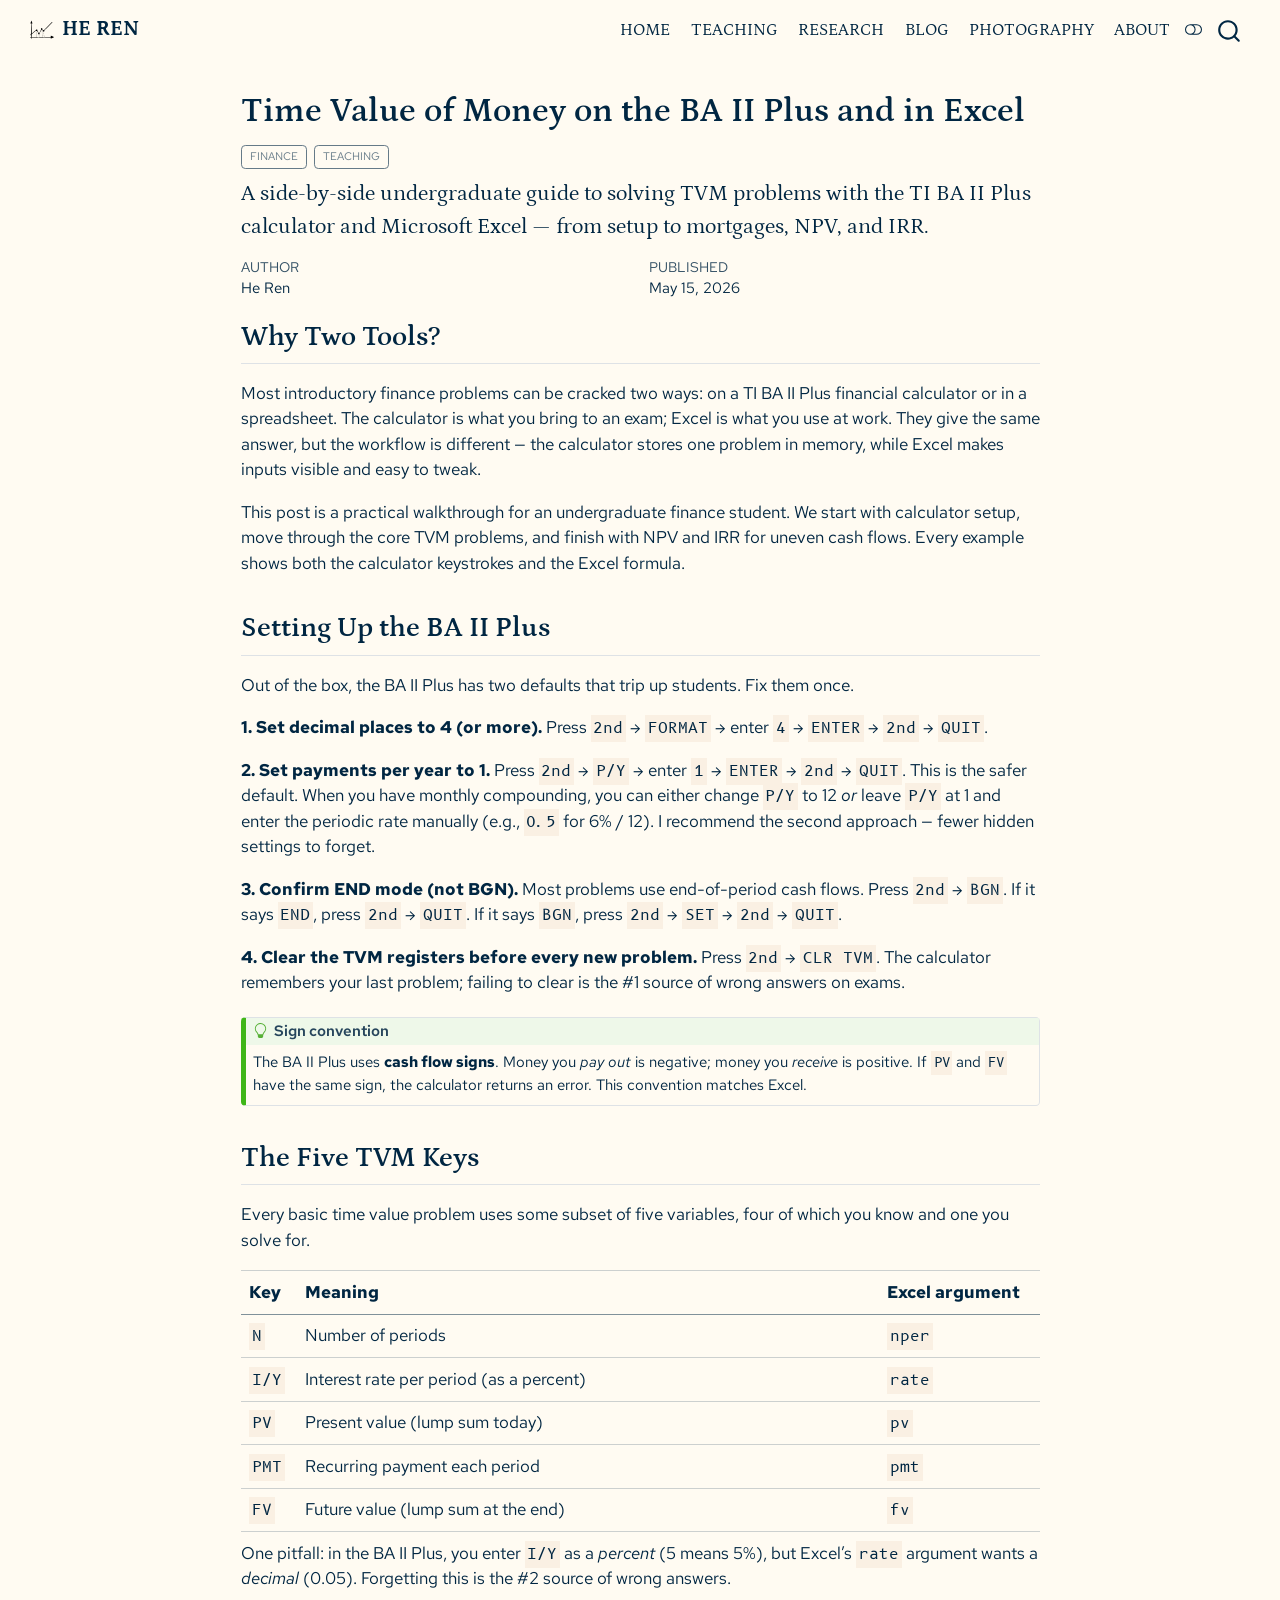
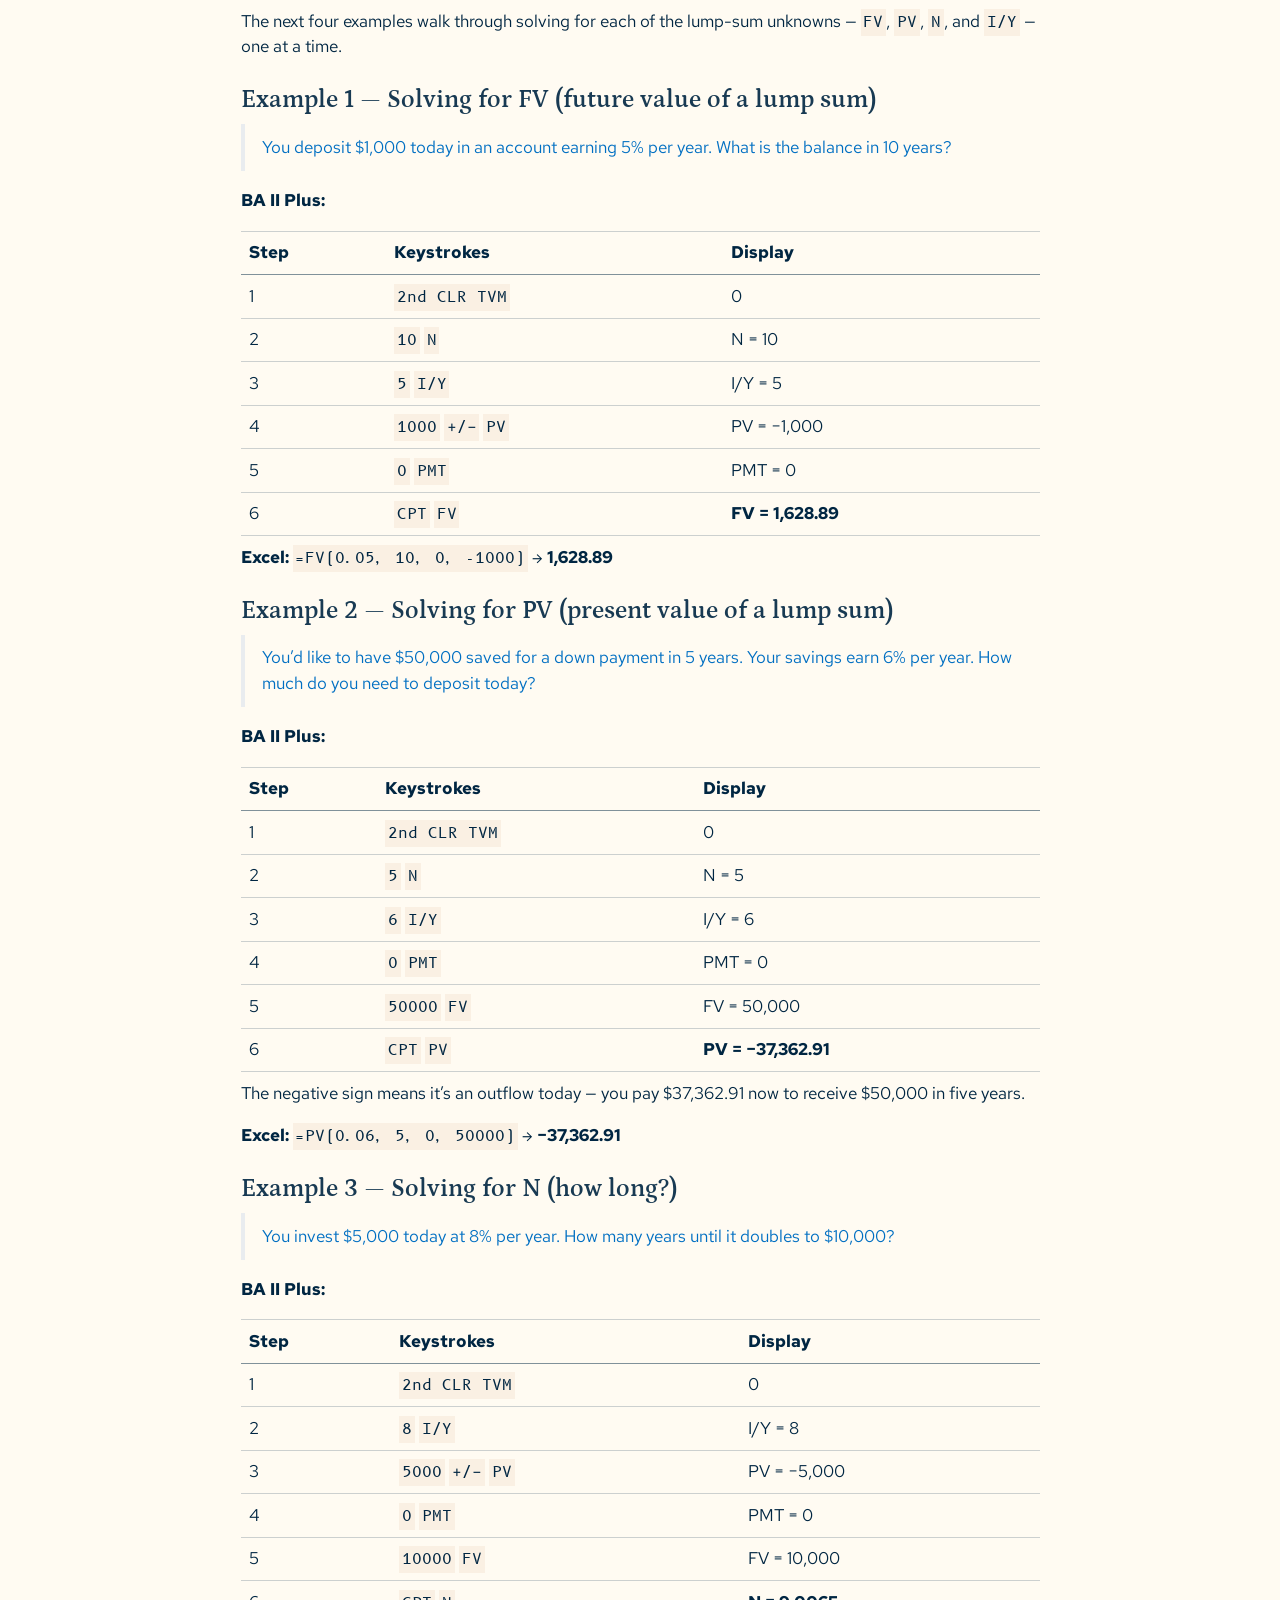
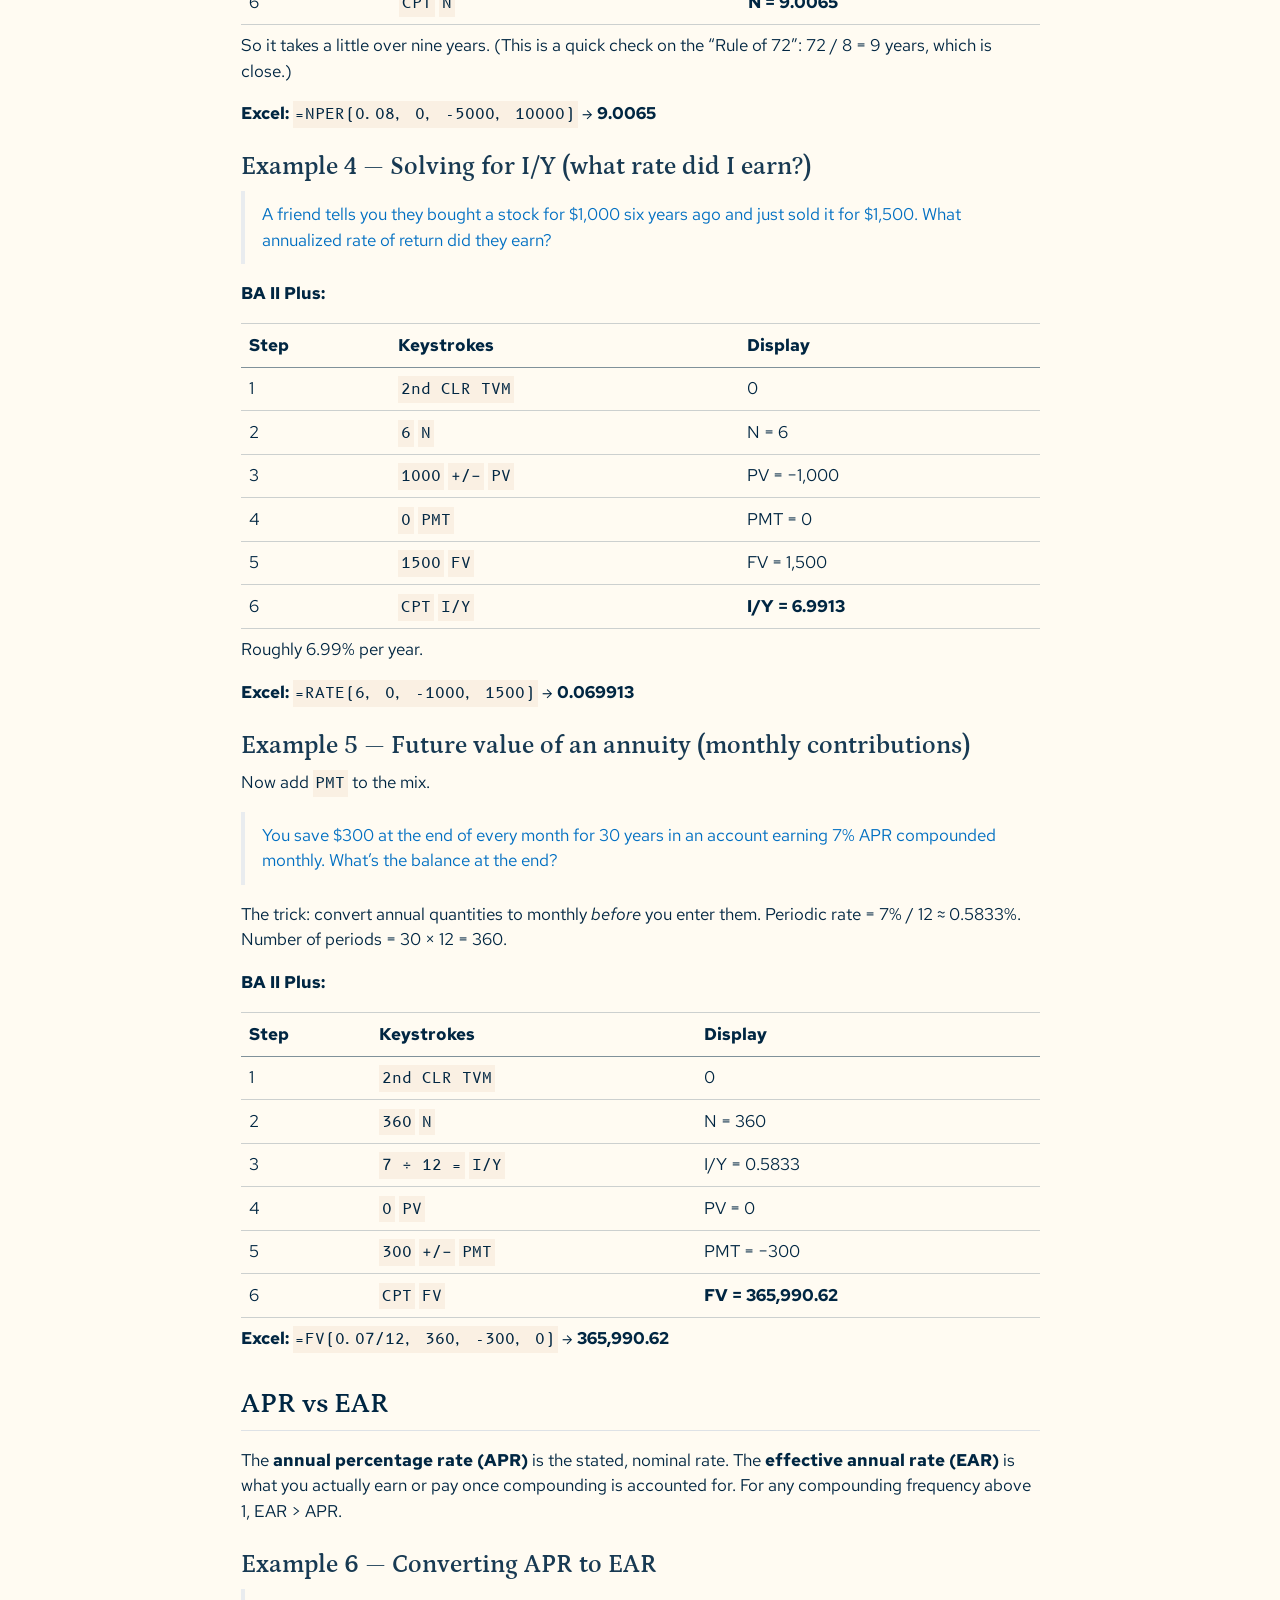
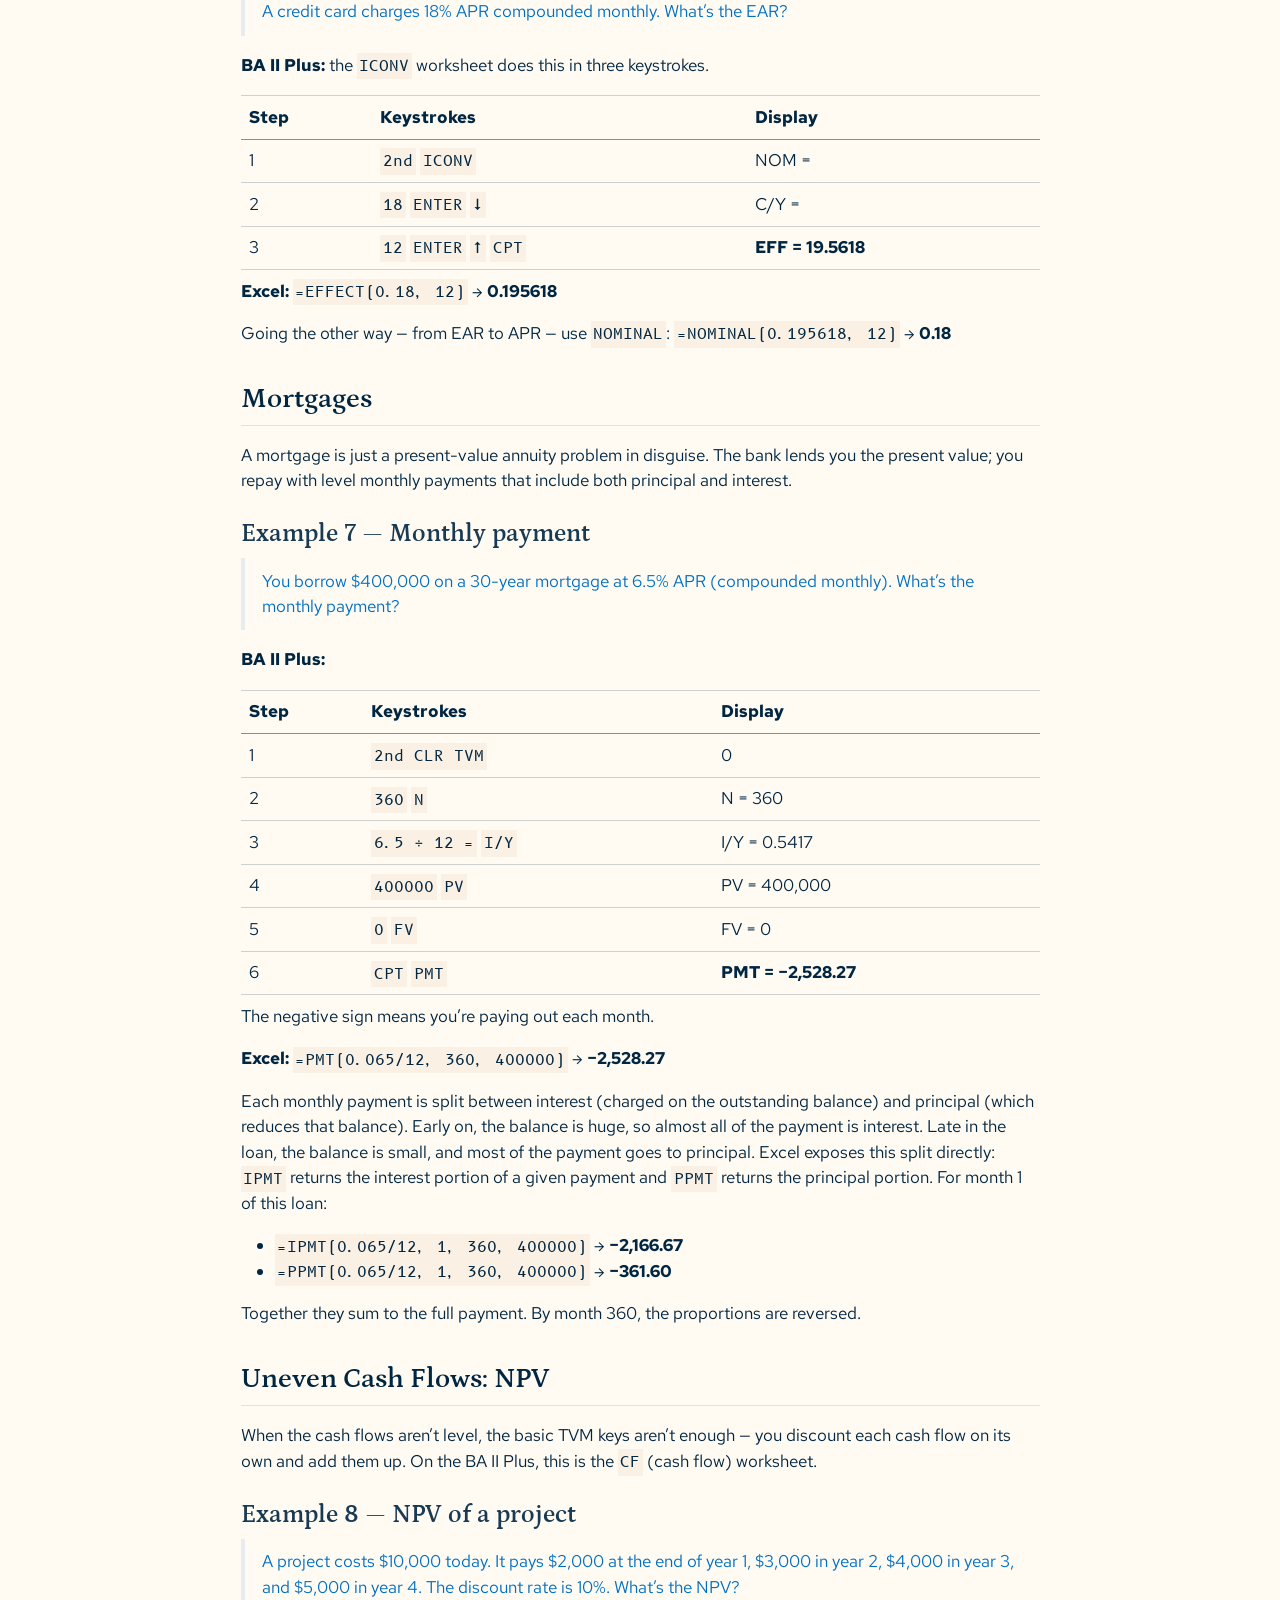
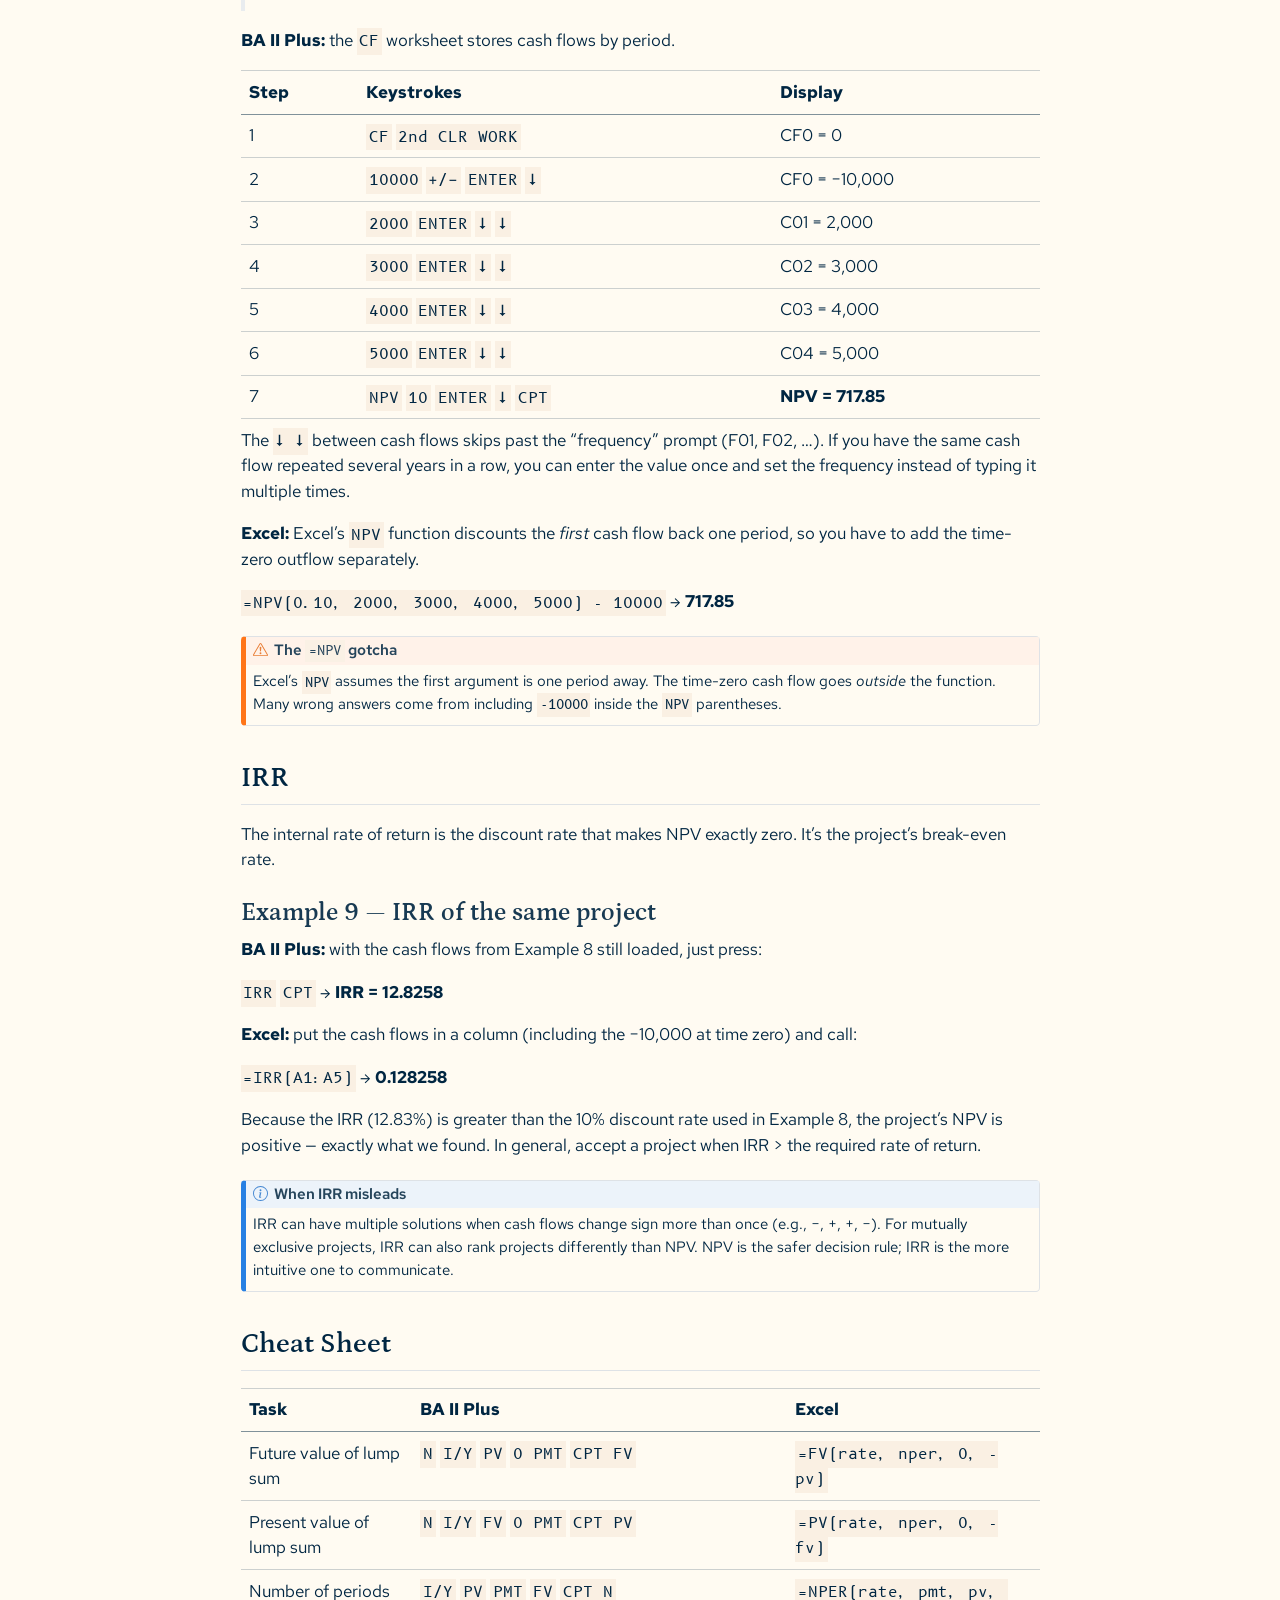
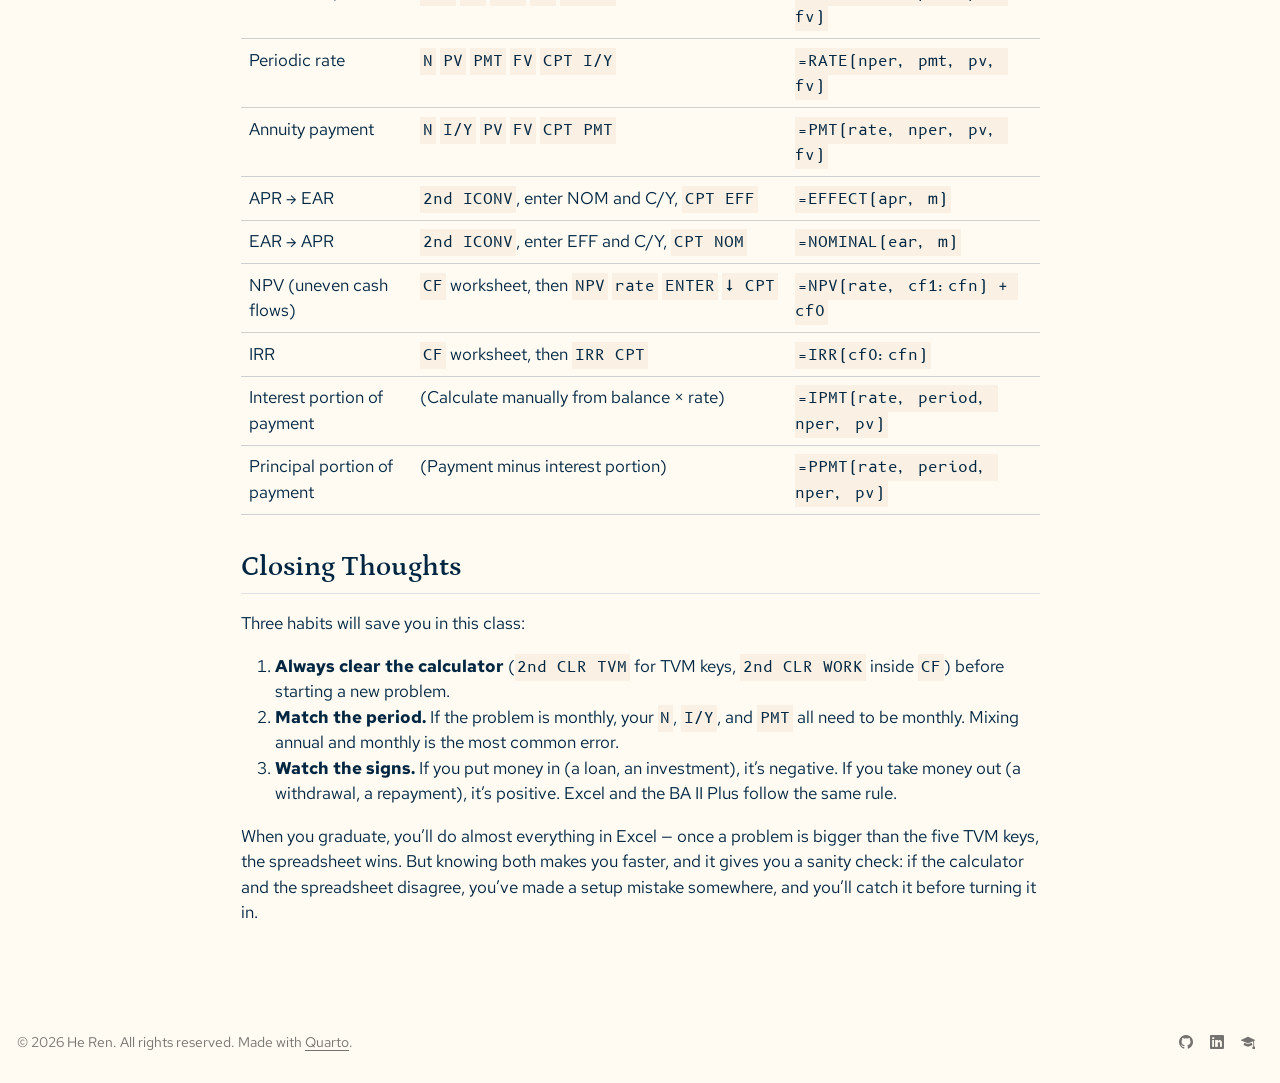
<file: blog/posts/tvm-ba-ii-plus-and-excel/index.html>
<!DOCTYPE html>
<html xmlns="http://www.w3.org/1999/xhtml" lang="en" xml:lang="en"><head>

<meta charset="utf-8">
<meta name="generator" content="quarto-1.7.32">

<meta name="viewport" content="width=device-width, initial-scale=1.0, user-scalable=yes">

<meta name="author" content="He Ren">
<meta name="dcterms.date" content="2026-05-15">
<meta name="description" content="A side-by-side undergraduate guide to solving TVM problems with the TI BA II Plus calculator and Microsoft Excel — from setup to mortgages, NPV, and IRR.">

<title>Time Value of Money on the BA II Plus and in Excel – HE REN</title>
<style>
code{white-space: pre-wrap;}
span.smallcaps{font-variant: small-caps;}
div.columns{display: flex; gap: min(4vw, 1.5em);}
div.column{flex: auto; overflow-x: auto;}
div.hanging-indent{margin-left: 1.5em; text-indent: -1.5em;}
ul.task-list{list-style: none;}
ul.task-list li input[type="checkbox"] {
  width: 0.8em;
  margin: 0 0.8em 0.2em -1em; /* quarto-specific, see https://github.com/quarto-dev/quarto-cli/issues/4556 */ 
  vertical-align: middle;
}
</style>


<script src="../../../site_libs/quarto-nav/quarto-nav.js"></script>
<script src="../../../site_libs/quarto-nav/headroom.min.js"></script>
<script src="../../../site_libs/clipboard/clipboard.min.js"></script>
<script src="../../../site_libs/quarto-search/autocomplete.umd.js"></script>
<script src="../../../site_libs/quarto-search/fuse.min.js"></script>
<script src="../../../site_libs/quarto-search/quarto-search.js"></script>
<meta name="quarto:offset" content="../../../">
<link href="../../../images/stock-2.svg" rel="icon" type="image/svg+xml">
<script src="../../../site_libs/quarto-html/quarto.js" type="module"></script>
<script src="../../../site_libs/quarto-html/tabsets/tabsets.js" type="module"></script>
<script src="../../../site_libs/quarto-html/popper.min.js"></script>
<script src="../../../site_libs/quarto-html/tippy.umd.min.js"></script>
<script src="../../../site_libs/quarto-html/anchor.min.js"></script>
<link href="../../../site_libs/quarto-html/tippy.css" rel="stylesheet">
<link href="../../../site_libs/quarto-html/quarto-syntax-highlighting-d967bcf1f248e84ff9e3de7aac66bd8d.css" rel="stylesheet" class="quarto-color-scheme" id="quarto-text-highlighting-styles">
<link href="../../../site_libs/quarto-html/quarto-syntax-highlighting-dark-2d93c1f1c239013447b74681546f8fe7.css" rel="stylesheet" class="quarto-color-scheme quarto-color-alternate" id="quarto-text-highlighting-styles">
<link href="../../../site_libs/quarto-html/quarto-syntax-highlighting-d967bcf1f248e84ff9e3de7aac66bd8d.css" rel="stylesheet" class="quarto-color-scheme-extra" id="quarto-text-highlighting-styles">
<script src="../../../site_libs/bootstrap/bootstrap.min.js"></script>
<link href="../../../site_libs/bootstrap/bootstrap-icons.css" rel="stylesheet">
<link href="../../../site_libs/bootstrap/bootstrap-2061d193c9ea48e5106358bb79406703.min.css" rel="stylesheet" append-hash="true" class="quarto-color-scheme" id="quarto-bootstrap" data-mode="light">
<link href="../../../site_libs/bootstrap/bootstrap-dark-884b07a836e52ee2562001410c1299d7.min.css" rel="stylesheet" append-hash="true" class="quarto-color-scheme quarto-color-alternate" id="quarto-bootstrap" data-mode="dark">
<link href="../../../site_libs/bootstrap/bootstrap-2061d193c9ea48e5106358bb79406703.min.css" rel="stylesheet" append-hash="true" class="quarto-color-scheme-extra" id="quarto-bootstrap" data-mode="light">
<script id="quarto-search-options" type="application/json">{
  "location": "navbar",
  "copy-button": false,
  "collapse-after": 3,
  "panel-placement": "end",
  "type": "overlay",
  "limit": 50,
  "keyboard-shortcut": [
    "f",
    "/",
    "s"
  ],
  "show-item-context": false,
  "language": {
    "search-no-results-text": "No results",
    "search-matching-documents-text": "matching documents",
    "search-copy-link-title": "Copy link to search",
    "search-hide-matches-text": "Hide additional matches",
    "search-more-match-text": "more match in this document",
    "search-more-matches-text": "more matches in this document",
    "search-clear-button-title": "Clear",
    "search-text-placeholder": "",
    "search-detached-cancel-button-title": "Cancel",
    "search-submit-button-title": "Submit",
    "search-label": "Search"
  }
}</script>
<link rel="preconnect" href="https://fonts.googleapis.com">
<link rel="preconnect" href="https://fonts.gstatic.com" crossorigin="">
<link href="https://fonts.googleapis.com/css2?family=Petrona:wght@400;500;700&amp;family=Red+Hat+Text:wght@400;500;700&amp;family=B612+Mono&amp;display=swap" rel="stylesheet">


<link rel="stylesheet" href="../../../styles/styles.css">
</head>

<body class="nav-fixed fullcontent quarto-light"><script id="quarto-html-before-body" type="application/javascript">
    const toggleBodyColorMode = (bsSheetEl) => {
      const mode = bsSheetEl.getAttribute("data-mode");
      const bodyEl = window.document.querySelector("body");
      if (mode === "dark") {
        bodyEl.classList.add("quarto-dark");
        bodyEl.classList.remove("quarto-light");
      } else {
        bodyEl.classList.add("quarto-light");
        bodyEl.classList.remove("quarto-dark");
      }
    }
    const toggleBodyColorPrimary = () => {
      const bsSheetEl = window.document.querySelector("link#quarto-bootstrap:not([rel=disabled-stylesheet])");
      if (bsSheetEl) {
        toggleBodyColorMode(bsSheetEl);
      }
    }
    const setColorSchemeToggle = (alternate) => {
      const toggles = window.document.querySelectorAll('.quarto-color-scheme-toggle');
      for (let i=0; i < toggles.length; i++) {
        const toggle = toggles[i];
        if (toggle) {
          if (alternate) {
            toggle.classList.add("alternate");
          } else {
            toggle.classList.remove("alternate");
          }
        }
      }
    };
    const toggleColorMode = (alternate) => {
      // Switch the stylesheets
      const primaryStylesheets = window.document.querySelectorAll('link.quarto-color-scheme:not(.quarto-color-alternate)');
      const alternateStylesheets = window.document.querySelectorAll('link.quarto-color-scheme.quarto-color-alternate');
      manageTransitions('#quarto-margin-sidebar .nav-link', false);
      if (alternate) {
        // note: dark is layered on light, we don't disable primary!
        enableStylesheet(alternateStylesheets);
        for (const sheetNode of alternateStylesheets) {
          if (sheetNode.id === "quarto-bootstrap") {
            toggleBodyColorMode(sheetNode);
          }
        }
      } else {
        disableStylesheet(alternateStylesheets);
        enableStylesheet(primaryStylesheets)
        toggleBodyColorPrimary();
      }
      manageTransitions('#quarto-margin-sidebar .nav-link', true);
      // Switch the toggles
      setColorSchemeToggle(alternate)
      // Hack to workaround the fact that safari doesn't
      // properly recolor the scrollbar when toggling (#1455)
      if (navigator.userAgent.indexOf('Safari') > 0 && navigator.userAgent.indexOf('Chrome') == -1) {
        manageTransitions("body", false);
        window.scrollTo(0, 1);
        setTimeout(() => {
          window.scrollTo(0, 0);
          manageTransitions("body", true);
        }, 40);
      }
    }
    const disableStylesheet = (stylesheets) => {
      for (let i=0; i < stylesheets.length; i++) {
        const stylesheet = stylesheets[i];
        stylesheet.rel = 'disabled-stylesheet';
      }
    }
    const enableStylesheet = (stylesheets) => {
      for (let i=0; i < stylesheets.length; i++) {
        const stylesheet = stylesheets[i];
        if(stylesheet.rel !== 'stylesheet') { // for Chrome, which will still FOUC without this check
          stylesheet.rel = 'stylesheet';
        }
      }
    }
    const manageTransitions = (selector, allowTransitions) => {
      const els = window.document.querySelectorAll(selector);
      for (let i=0; i < els.length; i++) {
        const el = els[i];
        if (allowTransitions) {
          el.classList.remove('notransition');
        } else {
          el.classList.add('notransition');
        }
      }
    }
    const isFileUrl = () => {
      return window.location.protocol === 'file:';
    }
    const hasAlternateSentinel = () => {
      let styleSentinel = getColorSchemeSentinel();
      if (styleSentinel !== null) {
        return styleSentinel === "alternate";
      } else {
        return false;
      }
    }
    const setStyleSentinel = (alternate) => {
      const value = alternate ? "alternate" : "default";
      if (!isFileUrl()) {
        window.localStorage.setItem("quarto-color-scheme", value);
      } else {
        localAlternateSentinel = value;
      }
    }
    const getColorSchemeSentinel = () => {
      if (!isFileUrl()) {
        const storageValue = window.localStorage.getItem("quarto-color-scheme");
        return storageValue != null ? storageValue : localAlternateSentinel;
      } else {
        return localAlternateSentinel;
      }
    }
    const toggleGiscusIfUsed = (isAlternate, darkModeDefault) => {
      const baseTheme = document.querySelector('#giscus-base-theme')?.value ?? 'light';
      const alternateTheme = document.querySelector('#giscus-alt-theme')?.value ?? 'dark';
      let newTheme = '';
      if(authorPrefersDark) {
        newTheme = isAlternate ? baseTheme : alternateTheme;
      } else {
        newTheme = isAlternate ? alternateTheme : baseTheme;
      }
      const changeGiscusTheme = () => {
        // From: https://github.com/giscus/giscus/issues/336
        const sendMessage = (message) => {
          const iframe = document.querySelector('iframe.giscus-frame');
          if (!iframe) return;
          iframe.contentWindow.postMessage({ giscus: message }, 'https://giscus.app');
        }
        sendMessage({
          setConfig: {
            theme: newTheme
          }
        });
      }
      const isGiscussLoaded = window.document.querySelector('iframe.giscus-frame') !== null;
      if (isGiscussLoaded) {
        changeGiscusTheme();
      }
    };
    const authorPrefersDark = false;
    const darkModeDefault = authorPrefersDark;
      document.querySelector('link#quarto-text-highlighting-styles.quarto-color-scheme-extra').rel = 'disabled-stylesheet';
      document.querySelector('link#quarto-bootstrap.quarto-color-scheme-extra').rel = 'disabled-stylesheet';
    let localAlternateSentinel = darkModeDefault ? 'alternate' : 'default';
    // Dark / light mode switch
    window.quartoToggleColorScheme = () => {
      // Read the current dark / light value
      let toAlternate = !hasAlternateSentinel();
      toggleColorMode(toAlternate);
      setStyleSentinel(toAlternate);
      toggleGiscusIfUsed(toAlternate, darkModeDefault);
      window.dispatchEvent(new Event('resize'));
    };
    // Switch to dark mode if need be
    if (hasAlternateSentinel()) {
      toggleColorMode(true);
    } else {
      toggleColorMode(false);
    }
  </script>

<div id="quarto-search-results"></div>
  <header id="quarto-header" class="headroom fixed-top">
    <nav class="navbar navbar-expand-lg " data-bs-theme="dark">
      <div class="navbar-container container-fluid">
      <div class="navbar-brand-container mx-auto">
    <a href="../../../index.html" class="navbar-brand navbar-brand-logo">
    <img src="../../../images/stock-2.svg" alt="" class="navbar-logo">
    </a>
    <a class="navbar-brand" href="../../../index.html">
    <span class="navbar-title">HE REN</span>
    </a>
  </div>
            <div id="quarto-search" class="" title="Search"></div>
          <button class="navbar-toggler" type="button" data-bs-toggle="collapse" data-bs-target="#navbarCollapse" aria-controls="navbarCollapse" role="menu" aria-expanded="false" aria-label="Toggle navigation" onclick="if (window.quartoToggleHeadroom) { window.quartoToggleHeadroom(); }">
  <span class="navbar-toggler-icon"></span>
</button>
          <div class="collapse navbar-collapse" id="navbarCollapse">
            <ul class="navbar-nav navbar-nav-scroll ms-auto">
  <li class="nav-item">
    <a class="nav-link" href="../../../index.html"> 
<span class="menu-text">HOME</span></a>
  </li>  
  <li class="nav-item">
    <a class="nav-link" href="../../../teaching.html"> 
<span class="menu-text">TEACHING</span></a>
  </li>  
  <li class="nav-item">
    <a class="nav-link" href="../../../research.html"> 
<span class="menu-text">RESEARCH</span></a>
  </li>  
  <li class="nav-item">
    <a class="nav-link" href="../../../blog/index.html"> 
<span class="menu-text">BLOG</span></a>
  </li>  
  <li class="nav-item">
    <a class="nav-link" href="../../../photography.html"> 
<span class="menu-text">PHOTOGRAPHY</span></a>
  </li>  
  <li class="nav-item">
    <a class="nav-link" href="../../../about.html"> 
<span class="menu-text">ABOUT</span></a>
  </li>  
</ul>
          </div> <!-- /navcollapse -->
            <div class="quarto-navbar-tools">
  <a href="" class="quarto-color-scheme-toggle quarto-navigation-tool  px-1" onclick="window.quartoToggleColorScheme(); return false;" title="Toggle dark mode"><i class="bi"></i></a>
</div>
      </div> <!-- /container-fluid -->
    </nav>
</header>
<!-- content -->
<div id="quarto-content" class="quarto-container page-columns page-rows-contents page-layout-article page-navbar">
<!-- sidebar -->
<!-- margin-sidebar -->
    
<!-- main -->
<main class="content" id="quarto-document-content">


<header id="title-block-header" class="quarto-title-block default">
<div class="quarto-title">
<h1 class="title">Time Value of Money on the BA II Plus and in Excel</h1>
  <div class="quarto-categories">
    <div class="quarto-category">finance</div>
    <div class="quarto-category">teaching</div>
  </div>
  </div>

<div>
  <div class="description">
    A side-by-side undergraduate guide to solving TVM problems with the TI BA II Plus calculator and Microsoft Excel — from setup to mortgages, NPV, and IRR.
  </div>
</div>


<div class="quarto-title-meta">

    <div>
    <div class="quarto-title-meta-heading">Author</div>
    <div class="quarto-title-meta-contents">
             <p>He Ren </p>
          </div>
  </div>
    
    <div>
    <div class="quarto-title-meta-heading">Published</div>
    <div class="quarto-title-meta-contents">
      <p class="date">May 15, 2026</p>
    </div>
  </div>
  
    
  </div>
  


</header>


<section id="why-two-tools" class="level2">
<h2 class="anchored" data-anchor-id="why-two-tools">Why Two Tools?</h2>
<p>Most introductory finance problems can be cracked two ways: on a TI BA II Plus financial calculator or in a spreadsheet. The calculator is what you bring to an exam; Excel is what you use at work. They give the same answer, but the workflow is different — the calculator stores one problem in memory, while Excel makes inputs visible and easy to tweak.</p>
<p>This post is a practical walkthrough for an undergraduate finance student. We start with calculator setup, move through the core TVM problems, and finish with NPV and IRR for uneven cash flows. Every example shows both the calculator keystrokes and the Excel formula.</p>
</section>
<section id="setting-up-the-ba-ii-plus" class="level2">
<h2 class="anchored" data-anchor-id="setting-up-the-ba-ii-plus">Setting Up the BA II Plus</h2>
<p>Out of the box, the BA II Plus has two defaults that trip up students. Fix them once.</p>
<p><strong>1. Set decimal places to 4 (or more).</strong> Press <code>2nd</code> → <code>FORMAT</code> → enter <code>4</code> → <code>ENTER</code> → <code>2nd</code> → <code>QUIT</code>.</p>
<p><strong>2. Set payments per year to 1.</strong> Press <code>2nd</code> → <code>P/Y</code> → enter <code>1</code> → <code>ENTER</code> → <code>2nd</code> → <code>QUIT</code>. This is the safer default. When you have monthly compounding, you can either change <code>P/Y</code> to 12 <em>or</em> leave <code>P/Y</code> at 1 and enter the periodic rate manually (e.g., <code>0.5</code> for 6% / 12). I recommend the second approach — fewer hidden settings to forget.</p>
<p><strong>3. Confirm END mode (not BGN).</strong> Most problems use end-of-period cash flows. Press <code>2nd</code> → <code>BGN</code>. If it says <code>END</code>, press <code>2nd</code> → <code>QUIT</code>. If it says <code>BGN</code>, press <code>2nd</code> → <code>SET</code> → <code>2nd</code> → <code>QUIT</code>.</p>
<p><strong>4. Clear the TVM registers before every new problem.</strong> Press <code>2nd</code> → <code>CLR TVM</code>. The calculator remembers your last problem; failing to clear is the #1 source of wrong answers on exams.</p>
<div class="callout callout-style-default callout-tip callout-titled">
<div class="callout-header d-flex align-content-center">
<div class="callout-icon-container">
<i class="callout-icon"></i>
</div>
<div class="callout-title-container flex-fill">
Sign convention
</div>
</div>
<div class="callout-body-container callout-body">
<p>The BA II Plus uses <strong>cash flow signs</strong>. Money you <em>pay out</em> is negative; money you <em>receive</em> is positive. If <code>PV</code> and <code>FV</code> have the same sign, the calculator returns an error. This convention matches Excel.</p>
</div>
</div>
</section>
<section id="the-five-tvm-keys" class="level2">
<h2 class="anchored" data-anchor-id="the-five-tvm-keys">The Five TVM Keys</h2>
<p>Every basic time value problem uses some subset of five variables, four of which you know and one you solve for.</p>
<table class="caption-top table">
<colgroup>
<col style="width: 7%">
<col style="width: 72%">
<col style="width: 20%">
</colgroup>
<thead>
<tr class="header">
<th>Key</th>
<th>Meaning</th>
<th>Excel argument</th>
</tr>
</thead>
<tbody>
<tr class="odd">
<td><code>N</code></td>
<td>Number of periods</td>
<td><code>nper</code></td>
</tr>
<tr class="even">
<td><code>I/Y</code></td>
<td>Interest rate per period (as a percent)</td>
<td><code>rate</code></td>
</tr>
<tr class="odd">
<td><code>PV</code></td>
<td>Present value (lump sum today)</td>
<td><code>pv</code></td>
</tr>
<tr class="even">
<td><code>PMT</code></td>
<td>Recurring payment each period</td>
<td><code>pmt</code></td>
</tr>
<tr class="odd">
<td><code>FV</code></td>
<td>Future value (lump sum at the end)</td>
<td><code>fv</code></td>
</tr>
</tbody>
</table>
<p>One pitfall: in the BA II Plus, you enter <code>I/Y</code> as a <em>percent</em> (5 means 5%), but Excel’s <code>rate</code> argument wants a <em>decimal</em> (0.05). Forgetting this is the #2 source of wrong answers.</p>
<p>The next four examples walk through solving for each of the lump-sum unknowns — <code>FV</code>, <code>PV</code>, <code>N</code>, and <code>I/Y</code> — one at a time.</p>
<section id="example-1-solving-for-fv-future-value-of-a-lump-sum" class="level3">
<h3 class="anchored" data-anchor-id="example-1-solving-for-fv-future-value-of-a-lump-sum">Example 1 — Solving for FV (future value of a lump sum)</h3>
<blockquote class="blockquote">
<p>You deposit $1,000 today in an account earning 5% per year. What is the balance in 10 years?</p>
</blockquote>
<p><strong>BA II Plus:</strong></p>
<table class="caption-top table">
<thead>
<tr class="header">
<th>Step</th>
<th>Keystrokes</th>
<th>Display</th>
</tr>
</thead>
<tbody>
<tr class="odd">
<td>1</td>
<td><code>2nd CLR TVM</code></td>
<td>0</td>
</tr>
<tr class="even">
<td>2</td>
<td><code>10</code> <code>N</code></td>
<td>N = 10</td>
</tr>
<tr class="odd">
<td>3</td>
<td><code>5</code> <code>I/Y</code></td>
<td>I/Y = 5</td>
</tr>
<tr class="even">
<td>4</td>
<td><code>1000</code> <code>+/−</code> <code>PV</code></td>
<td>PV = −1,000</td>
</tr>
<tr class="odd">
<td>5</td>
<td><code>0</code> <code>PMT</code></td>
<td>PMT = 0</td>
</tr>
<tr class="even">
<td>6</td>
<td><code>CPT</code> <code>FV</code></td>
<td><strong>FV = 1,628.89</strong></td>
</tr>
</tbody>
</table>
<p><strong>Excel:</strong> <code>=FV(0.05, 10, 0, -1000)</code> → <strong>1,628.89</strong></p>
</section>
<section id="example-2-solving-for-pv-present-value-of-a-lump-sum" class="level3">
<h3 class="anchored" data-anchor-id="example-2-solving-for-pv-present-value-of-a-lump-sum">Example 2 — Solving for PV (present value of a lump sum)</h3>
<blockquote class="blockquote">
<p>You’d like to have $50,000 saved for a down payment in 5 years. Your savings earn 6% per year. How much do you need to deposit today?</p>
</blockquote>
<p><strong>BA II Plus:</strong></p>
<table class="caption-top table">
<thead>
<tr class="header">
<th>Step</th>
<th>Keystrokes</th>
<th>Display</th>
</tr>
</thead>
<tbody>
<tr class="odd">
<td>1</td>
<td><code>2nd CLR TVM</code></td>
<td>0</td>
</tr>
<tr class="even">
<td>2</td>
<td><code>5</code> <code>N</code></td>
<td>N = 5</td>
</tr>
<tr class="odd">
<td>3</td>
<td><code>6</code> <code>I/Y</code></td>
<td>I/Y = 6</td>
</tr>
<tr class="even">
<td>4</td>
<td><code>0</code> <code>PMT</code></td>
<td>PMT = 0</td>
</tr>
<tr class="odd">
<td>5</td>
<td><code>50000</code> <code>FV</code></td>
<td>FV = 50,000</td>
</tr>
<tr class="even">
<td>6</td>
<td><code>CPT</code> <code>PV</code></td>
<td><strong>PV = −37,362.91</strong></td>
</tr>
</tbody>
</table>
<p>The negative sign means it’s an outflow today — you pay $37,362.91 now to receive $50,000 in five years.</p>
<p><strong>Excel:</strong> <code>=PV(0.06, 5, 0, 50000)</code> → <strong>−37,362.91</strong></p>
</section>
<section id="example-3-solving-for-n-how-long" class="level3">
<h3 class="anchored" data-anchor-id="example-3-solving-for-n-how-long">Example 3 — Solving for N (how long?)</h3>
<blockquote class="blockquote">
<p>You invest $5,000 today at 8% per year. How many years until it doubles to $10,000?</p>
</blockquote>
<p><strong>BA II Plus:</strong></p>
<table class="caption-top table">
<thead>
<tr class="header">
<th>Step</th>
<th>Keystrokes</th>
<th>Display</th>
</tr>
</thead>
<tbody>
<tr class="odd">
<td>1</td>
<td><code>2nd CLR TVM</code></td>
<td>0</td>
</tr>
<tr class="even">
<td>2</td>
<td><code>8</code> <code>I/Y</code></td>
<td>I/Y = 8</td>
</tr>
<tr class="odd">
<td>3</td>
<td><code>5000</code> <code>+/−</code> <code>PV</code></td>
<td>PV = −5,000</td>
</tr>
<tr class="even">
<td>4</td>
<td><code>0</code> <code>PMT</code></td>
<td>PMT = 0</td>
</tr>
<tr class="odd">
<td>5</td>
<td><code>10000</code> <code>FV</code></td>
<td>FV = 10,000</td>
</tr>
<tr class="even">
<td>6</td>
<td><code>CPT</code> <code>N</code></td>
<td><strong>N = 9.0065</strong></td>
</tr>
</tbody>
</table>
<p>So it takes a little over nine years. (This is a quick check on the “Rule of 72”: 72 / 8 = 9 years, which is close.)</p>
<p><strong>Excel:</strong> <code>=NPER(0.08, 0, -5000, 10000)</code> → <strong>9.0065</strong></p>
</section>
<section id="example-4-solving-for-iy-what-rate-did-i-earn" class="level3">
<h3 class="anchored" data-anchor-id="example-4-solving-for-iy-what-rate-did-i-earn">Example 4 — Solving for I/Y (what rate did I earn?)</h3>
<blockquote class="blockquote">
<p>A friend tells you they bought a stock for $1,000 six years ago and just sold it for $1,500. What annualized rate of return did they earn?</p>
</blockquote>
<p><strong>BA II Plus:</strong></p>
<table class="caption-top table">
<thead>
<tr class="header">
<th>Step</th>
<th>Keystrokes</th>
<th>Display</th>
</tr>
</thead>
<tbody>
<tr class="odd">
<td>1</td>
<td><code>2nd CLR TVM</code></td>
<td>0</td>
</tr>
<tr class="even">
<td>2</td>
<td><code>6</code> <code>N</code></td>
<td>N = 6</td>
</tr>
<tr class="odd">
<td>3</td>
<td><code>1000</code> <code>+/−</code> <code>PV</code></td>
<td>PV = −1,000</td>
</tr>
<tr class="even">
<td>4</td>
<td><code>0</code> <code>PMT</code></td>
<td>PMT = 0</td>
</tr>
<tr class="odd">
<td>5</td>
<td><code>1500</code> <code>FV</code></td>
<td>FV = 1,500</td>
</tr>
<tr class="even">
<td>6</td>
<td><code>CPT</code> <code>I/Y</code></td>
<td><strong>I/Y = 6.9913</strong></td>
</tr>
</tbody>
</table>
<p>Roughly 6.99% per year.</p>
<p><strong>Excel:</strong> <code>=RATE(6, 0, -1000, 1500)</code> → <strong>0.069913</strong></p>
</section>
<section id="example-5-future-value-of-an-annuity-monthly-contributions" class="level3">
<h3 class="anchored" data-anchor-id="example-5-future-value-of-an-annuity-monthly-contributions">Example 5 — Future value of an annuity (monthly contributions)</h3>
<p>Now add <code>PMT</code> to the mix.</p>
<blockquote class="blockquote">
<p>You save $300 at the end of every month for 30 years in an account earning 7% APR compounded monthly. What’s the balance at the end?</p>
</blockquote>
<p>The trick: convert annual quantities to monthly <em>before</em> you enter them. Periodic rate = 7% / 12 ≈ 0.5833%. Number of periods = 30 × 12 = 360.</p>
<p><strong>BA II Plus:</strong></p>
<table class="caption-top table">
<thead>
<tr class="header">
<th>Step</th>
<th>Keystrokes</th>
<th>Display</th>
</tr>
</thead>
<tbody>
<tr class="odd">
<td>1</td>
<td><code>2nd CLR TVM</code></td>
<td>0</td>
</tr>
<tr class="even">
<td>2</td>
<td><code>360</code> <code>N</code></td>
<td>N = 360</td>
</tr>
<tr class="odd">
<td>3</td>
<td><code>7 ÷ 12 =</code> <code>I/Y</code></td>
<td>I/Y = 0.5833</td>
</tr>
<tr class="even">
<td>4</td>
<td><code>0</code> <code>PV</code></td>
<td>PV = 0</td>
</tr>
<tr class="odd">
<td>5</td>
<td><code>300</code> <code>+/−</code> <code>PMT</code></td>
<td>PMT = −300</td>
</tr>
<tr class="even">
<td>6</td>
<td><code>CPT</code> <code>FV</code></td>
<td><strong>FV = 365,990.62</strong></td>
</tr>
</tbody>
</table>
<p><strong>Excel:</strong> <code>=FV(0.07/12, 360, -300, 0)</code> → <strong>365,990.62</strong></p>
</section>
</section>
<section id="apr-vs-ear" class="level2">
<h2 class="anchored" data-anchor-id="apr-vs-ear">APR vs EAR</h2>
<p>The <strong>annual percentage rate (APR)</strong> is the stated, nominal rate. The <strong>effective annual rate (EAR)</strong> is what you actually earn or pay once compounding is accounted for. For any compounding frequency above 1, EAR &gt; APR.</p>
<section id="example-6-converting-apr-to-ear" class="level3">
<h3 class="anchored" data-anchor-id="example-6-converting-apr-to-ear">Example 6 — Converting APR to EAR</h3>
<blockquote class="blockquote">
<p>A credit card charges 18% APR compounded monthly. What’s the EAR?</p>
</blockquote>
<p><strong>BA II Plus:</strong> the <code>ICONV</code> worksheet does this in three keystrokes.</p>
<table class="caption-top table">
<thead>
<tr class="header">
<th>Step</th>
<th>Keystrokes</th>
<th>Display</th>
</tr>
</thead>
<tbody>
<tr class="odd">
<td>1</td>
<td><code>2nd</code> <code>ICONV</code></td>
<td>NOM =</td>
</tr>
<tr class="even">
<td>2</td>
<td><code>18</code> <code>ENTER</code> <code>↓</code></td>
<td>C/Y =</td>
</tr>
<tr class="odd">
<td>3</td>
<td><code>12</code> <code>ENTER</code> <code>↑</code> <code>CPT</code></td>
<td><strong>EFF = 19.5618</strong></td>
</tr>
</tbody>
</table>
<p><strong>Excel:</strong> <code>=EFFECT(0.18, 12)</code> → <strong>0.195618</strong></p>
<p>Going the other way — from EAR to APR — use <code>NOMINAL</code>: <code>=NOMINAL(0.195618, 12)</code> → <strong>0.18</strong></p>
</section>
</section>
<section id="mortgages" class="level2">
<h2 class="anchored" data-anchor-id="mortgages">Mortgages</h2>
<p>A mortgage is just a present-value annuity problem in disguise. The bank lends you the present value; you repay with level monthly payments that include both principal and interest.</p>
<section id="example-7-monthly-payment" class="level3">
<h3 class="anchored" data-anchor-id="example-7-monthly-payment">Example 7 — Monthly payment</h3>
<blockquote class="blockquote">
<p>You borrow $400,000 on a 30-year mortgage at 6.5% APR (compounded monthly). What’s the monthly payment?</p>
</blockquote>
<p><strong>BA II Plus:</strong></p>
<table class="caption-top table">
<thead>
<tr class="header">
<th>Step</th>
<th>Keystrokes</th>
<th>Display</th>
</tr>
</thead>
<tbody>
<tr class="odd">
<td>1</td>
<td><code>2nd CLR TVM</code></td>
<td>0</td>
</tr>
<tr class="even">
<td>2</td>
<td><code>360</code> <code>N</code></td>
<td>N = 360</td>
</tr>
<tr class="odd">
<td>3</td>
<td><code>6.5 ÷ 12 =</code> <code>I/Y</code></td>
<td>I/Y = 0.5417</td>
</tr>
<tr class="even">
<td>4</td>
<td><code>400000</code> <code>PV</code></td>
<td>PV = 400,000</td>
</tr>
<tr class="odd">
<td>5</td>
<td><code>0</code> <code>FV</code></td>
<td>FV = 0</td>
</tr>
<tr class="even">
<td>6</td>
<td><code>CPT</code> <code>PMT</code></td>
<td><strong>PMT = −2,528.27</strong></td>
</tr>
</tbody>
</table>
<p>The negative sign means you’re paying out each month.</p>
<p><strong>Excel:</strong> <code>=PMT(0.065/12, 360, 400000)</code> → <strong>−2,528.27</strong></p>
<p>Each monthly payment is split between interest (charged on the outstanding balance) and principal (which reduces that balance). Early on, the balance is huge, so almost all of the payment is interest. Late in the loan, the balance is small, and most of the payment goes to principal. Excel exposes this split directly: <code>IPMT</code> returns the interest portion of a given payment and <code>PPMT</code> returns the principal portion. For month 1 of this loan:</p>
<ul>
<li><code>=IPMT(0.065/12, 1, 360, 400000)</code> → <strong>−2,166.67</strong></li>
<li><code>=PPMT(0.065/12, 1, 360, 400000)</code> → <strong>−361.60</strong></li>
</ul>
<p>Together they sum to the full payment. By month 360, the proportions are reversed.</p>
</section>
</section>
<section id="uneven-cash-flows-npv" class="level2">
<h2 class="anchored" data-anchor-id="uneven-cash-flows-npv">Uneven Cash Flows: NPV</h2>
<p>When the cash flows aren’t level, the basic TVM keys aren’t enough — you discount each cash flow on its own and add them up. On the BA II Plus, this is the <code>CF</code> (cash flow) worksheet.</p>
<section id="example-8-npv-of-a-project" class="level3">
<h3 class="anchored" data-anchor-id="example-8-npv-of-a-project">Example 8 — NPV of a project</h3>
<blockquote class="blockquote">
<p>A project costs $10,000 today. It pays $2,000 at the end of year 1, $3,000 in year 2, $4,000 in year 3, and $5,000 in year 4. The discount rate is 10%. What’s the NPV?</p>
</blockquote>
<p><strong>BA II Plus:</strong> the <code>CF</code> worksheet stores cash flows by period.</p>
<table class="caption-top table">
<thead>
<tr class="header">
<th>Step</th>
<th>Keystrokes</th>
<th>Display</th>
</tr>
</thead>
<tbody>
<tr class="odd">
<td>1</td>
<td><code>CF</code> <code>2nd CLR WORK</code></td>
<td>CF0 = 0</td>
</tr>
<tr class="even">
<td>2</td>
<td><code>10000</code> <code>+/−</code> <code>ENTER</code> <code>↓</code></td>
<td>CF0 = −10,000</td>
</tr>
<tr class="odd">
<td>3</td>
<td><code>2000</code> <code>ENTER</code> <code>↓</code> <code>↓</code></td>
<td>C01 = 2,000</td>
</tr>
<tr class="even">
<td>4</td>
<td><code>3000</code> <code>ENTER</code> <code>↓</code> <code>↓</code></td>
<td>C02 = 3,000</td>
</tr>
<tr class="odd">
<td>5</td>
<td><code>4000</code> <code>ENTER</code> <code>↓</code> <code>↓</code></td>
<td>C03 = 4,000</td>
</tr>
<tr class="even">
<td>6</td>
<td><code>5000</code> <code>ENTER</code> <code>↓</code> <code>↓</code></td>
<td>C04 = 5,000</td>
</tr>
<tr class="odd">
<td>7</td>
<td><code>NPV</code> <code>10</code> <code>ENTER</code> <code>↓</code> <code>CPT</code></td>
<td><strong>NPV = 717.85</strong></td>
</tr>
</tbody>
</table>
<p>The <code>↓ ↓</code> between cash flows skips past the “frequency” prompt (F01, F02, …). If you have the same cash flow repeated several years in a row, you can enter the value once and set the frequency instead of typing it multiple times.</p>
<p><strong>Excel:</strong> Excel’s <code>NPV</code> function discounts the <em>first</em> cash flow back one period, so you have to add the time-zero outflow separately.</p>
<p><code>=NPV(0.10, 2000, 3000, 4000, 5000) - 10000</code> → <strong>717.85</strong></p>
<div class="callout callout-style-default callout-warning callout-titled">
<div class="callout-header d-flex align-content-center">
<div class="callout-icon-container">
<i class="callout-icon"></i>
</div>
<div class="callout-title-container flex-fill">
The <code>=NPV</code> gotcha
</div>
</div>
<div class="callout-body-container callout-body">
<p>Excel’s <code>NPV</code> assumes the first argument is one period away. The time-zero cash flow goes <em>outside</em> the function. Many wrong answers come from including <code>-10000</code> inside the <code>NPV</code> parentheses.</p>
</div>
</div>
</section>
</section>
<section id="irr" class="level2">
<h2 class="anchored" data-anchor-id="irr">IRR</h2>
<p>The internal rate of return is the discount rate that makes NPV exactly zero. It’s the project’s break-even rate.</p>
<section id="example-9-irr-of-the-same-project" class="level3">
<h3 class="anchored" data-anchor-id="example-9-irr-of-the-same-project">Example 9 — IRR of the same project</h3>
<p><strong>BA II Plus:</strong> with the cash flows from Example 8 still loaded, just press:</p>
<p><code>IRR</code> <code>CPT</code> → <strong>IRR = 12.8258</strong></p>
<p><strong>Excel:</strong> put the cash flows in a column (including the −10,000 at time zero) and call:</p>
<p><code>=IRR(A1:A5)</code> → <strong>0.128258</strong></p>
<p>Because the IRR (12.83%) is greater than the 10% discount rate used in Example 8, the project’s NPV is positive — exactly what we found. In general, accept a project when IRR &gt; the required rate of return.</p>
<div class="callout callout-style-default callout-note callout-titled">
<div class="callout-header d-flex align-content-center">
<div class="callout-icon-container">
<i class="callout-icon"></i>
</div>
<div class="callout-title-container flex-fill">
When IRR misleads
</div>
</div>
<div class="callout-body-container callout-body">
<p>IRR can have multiple solutions when cash flows change sign more than once (e.g., −, +, +, −). For mutually exclusive projects, IRR can also rank projects differently than NPV. NPV is the safer decision rule; IRR is the more intuitive one to communicate.</p>
</div>
</div>
</section>
</section>
<section id="cheat-sheet" class="level2">
<h2 class="anchored" data-anchor-id="cheat-sheet">Cheat Sheet</h2>
<table class="caption-top table">
<colgroup>
<col style="width: 21%">
<col style="width: 46%">
<col style="width: 31%">
</colgroup>
<thead>
<tr class="header">
<th>Task</th>
<th>BA II Plus</th>
<th>Excel</th>
</tr>
</thead>
<tbody>
<tr class="odd">
<td>Future value of lump sum</td>
<td><code>N</code> <code>I/Y</code> <code>PV</code> <code>0 PMT</code> <code>CPT FV</code></td>
<td><code>=FV(rate, nper, 0, -pv)</code></td>
</tr>
<tr class="even">
<td>Present value of lump sum</td>
<td><code>N</code> <code>I/Y</code> <code>FV</code> <code>0 PMT</code> <code>CPT PV</code></td>
<td><code>=PV(rate, nper, 0, -fv)</code></td>
</tr>
<tr class="odd">
<td>Number of periods</td>
<td><code>I/Y</code> <code>PV</code> <code>PMT</code> <code>FV</code> <code>CPT N</code></td>
<td><code>=NPER(rate, pmt, pv, fv)</code></td>
</tr>
<tr class="even">
<td>Periodic rate</td>
<td><code>N</code> <code>PV</code> <code>PMT</code> <code>FV</code> <code>CPT I/Y</code></td>
<td><code>=RATE(nper, pmt, pv, fv)</code></td>
</tr>
<tr class="odd">
<td>Annuity payment</td>
<td><code>N</code> <code>I/Y</code> <code>PV</code> <code>FV</code> <code>CPT PMT</code></td>
<td><code>=PMT(rate, nper, pv, fv)</code></td>
</tr>
<tr class="even">
<td>APR → EAR</td>
<td><code>2nd ICONV</code>, enter NOM and C/Y, <code>CPT EFF</code></td>
<td><code>=EFFECT(apr, m)</code></td>
</tr>
<tr class="odd">
<td>EAR → APR</td>
<td><code>2nd ICONV</code>, enter EFF and C/Y, <code>CPT NOM</code></td>
<td><code>=NOMINAL(ear, m)</code></td>
</tr>
<tr class="even">
<td>NPV (uneven cash flows)</td>
<td><code>CF</code> worksheet, then <code>NPV</code> <code>rate</code> <code>ENTER</code> <code>↓ CPT</code></td>
<td><code>=NPV(rate, cf1:cfn) + cf0</code></td>
</tr>
<tr class="odd">
<td>IRR</td>
<td><code>CF</code> worksheet, then <code>IRR CPT</code></td>
<td><code>=IRR(cf0:cfn)</code></td>
</tr>
<tr class="even">
<td>Interest portion of payment</td>
<td>(Calculate manually from balance × rate)</td>
<td><code>=IPMT(rate, period, nper, pv)</code></td>
</tr>
<tr class="odd">
<td>Principal portion of payment</td>
<td>(Payment minus interest portion)</td>
<td><code>=PPMT(rate, period, nper, pv)</code></td>
</tr>
</tbody>
</table>
</section>
<section id="closing-thoughts" class="level2">
<h2 class="anchored" data-anchor-id="closing-thoughts">Closing Thoughts</h2>
<p>Three habits will save you in this class:</p>
<ol type="1">
<li><strong>Always clear the calculator</strong> (<code>2nd CLR TVM</code> for TVM keys, <code>2nd CLR WORK</code> inside <code>CF</code>) before starting a new problem.</li>
<li><strong>Match the period.</strong> If the problem is monthly, your <code>N</code>, <code>I/Y</code>, and <code>PMT</code> all need to be monthly. Mixing annual and monthly is the most common error.</li>
<li><strong>Watch the signs.</strong> If you put money in (a loan, an investment), it’s negative. If you take money out (a withdrawal, a repayment), it’s positive. Excel and the BA II Plus follow the same rule.</li>
</ol>
<p>When you graduate, you’ll do almost everything in Excel — once a problem is bigger than the five TVM keys, the spreadsheet wins. But knowing both makes you faster, and it gives you a sanity check: if the calculator and the spreadsheet disagree, you’ve made a setup mistake somewhere, and you’ll catch it before turning it in.</p>


</section>

</main> <!-- /main -->
<script id="quarto-html-after-body" type="application/javascript">
  window.document.addEventListener("DOMContentLoaded", function (event) {
    // Ensure there is a toggle, if there isn't float one in the top right
    if (window.document.querySelector('.quarto-color-scheme-toggle') === null) {
      const a = window.document.createElement('a');
      a.classList.add('top-right');
      a.classList.add('quarto-color-scheme-toggle');
      a.href = "";
      a.onclick = function() { try { window.quartoToggleColorScheme(); } catch {} return false; };
      const i = window.document.createElement("i");
      i.classList.add('bi');
      a.appendChild(i);
      window.document.body.appendChild(a);
    }
    setColorSchemeToggle(hasAlternateSentinel())
    const icon = "";
    const anchorJS = new window.AnchorJS();
    anchorJS.options = {
      placement: 'right',
      icon: icon
    };
    anchorJS.add('.anchored');
    const isCodeAnnotation = (el) => {
      for (const clz of el.classList) {
        if (clz.startsWith('code-annotation-')) {                     
          return true;
        }
      }
      return false;
    }
    const onCopySuccess = function(e) {
      // button target
      const button = e.trigger;
      // don't keep focus
      button.blur();
      // flash "checked"
      button.classList.add('code-copy-button-checked');
      var currentTitle = button.getAttribute("title");
      button.setAttribute("title", "Copied!");
      let tooltip;
      if (window.bootstrap) {
        button.setAttribute("data-bs-toggle", "tooltip");
        button.setAttribute("data-bs-placement", "left");
        button.setAttribute("data-bs-title", "Copied!");
        tooltip = new bootstrap.Tooltip(button, 
          { trigger: "manual", 
            customClass: "code-copy-button-tooltip",
            offset: [0, -8]});
        tooltip.show();    
      }
      setTimeout(function() {
        if (tooltip) {
          tooltip.hide();
          button.removeAttribute("data-bs-title");
          button.removeAttribute("data-bs-toggle");
          button.removeAttribute("data-bs-placement");
        }
        button.setAttribute("title", currentTitle);
        button.classList.remove('code-copy-button-checked');
      }, 1000);
      // clear code selection
      e.clearSelection();
    }
    const getTextToCopy = function(trigger) {
        const codeEl = trigger.previousElementSibling.cloneNode(true);
        for (const childEl of codeEl.children) {
          if (isCodeAnnotation(childEl)) {
            childEl.remove();
          }
        }
        return codeEl.innerText;
    }
    const clipboard = new window.ClipboardJS('.code-copy-button:not([data-in-quarto-modal])', {
      text: getTextToCopy
    });
    clipboard.on('success', onCopySuccess);
    if (window.document.getElementById('quarto-embedded-source-code-modal')) {
      const clipboardModal = new window.ClipboardJS('.code-copy-button[data-in-quarto-modal]', {
        text: getTextToCopy,
        container: window.document.getElementById('quarto-embedded-source-code-modal')
      });
      clipboardModal.on('success', onCopySuccess);
    }
      var localhostRegex = new RegExp(/^(?:http|https):\/\/localhost\:?[0-9]*\//);
      var mailtoRegex = new RegExp(/^mailto:/);
        var filterRegex = new RegExp("https:\/\/imrenhe\.github\.io");
      var isInternal = (href) => {
          return filterRegex.test(href) || localhostRegex.test(href) || mailtoRegex.test(href);
      }
      // Inspect non-navigation links and adorn them if external
     var links = window.document.querySelectorAll('a[href]:not(.nav-link):not(.navbar-brand):not(.toc-action):not(.sidebar-link):not(.sidebar-item-toggle):not(.pagination-link):not(.no-external):not([aria-hidden]):not(.dropdown-item):not(.quarto-navigation-tool):not(.about-link)');
      for (var i=0; i<links.length; i++) {
        const link = links[i];
        if (!isInternal(link.href)) {
          // undo the damage that might have been done by quarto-nav.js in the case of
          // links that we want to consider external
          if (link.dataset.originalHref !== undefined) {
            link.href = link.dataset.originalHref;
          }
        }
      }
    function tippyHover(el, contentFn, onTriggerFn, onUntriggerFn) {
      const config = {
        allowHTML: true,
        maxWidth: 500,
        delay: 100,
        arrow: false,
        appendTo: function(el) {
            return el.parentElement;
        },
        interactive: true,
        interactiveBorder: 10,
        theme: 'quarto',
        placement: 'bottom-start',
      };
      if (contentFn) {
        config.content = contentFn;
      }
      if (onTriggerFn) {
        config.onTrigger = onTriggerFn;
      }
      if (onUntriggerFn) {
        config.onUntrigger = onUntriggerFn;
      }
      window.tippy(el, config); 
    }
    const noterefs = window.document.querySelectorAll('a[role="doc-noteref"]');
    for (var i=0; i<noterefs.length; i++) {
      const ref = noterefs[i];
      tippyHover(ref, function() {
        // use id or data attribute instead here
        let href = ref.getAttribute('data-footnote-href') || ref.getAttribute('href');
        try { href = new URL(href).hash; } catch {}
        const id = href.replace(/^#\/?/, "");
        const note = window.document.getElementById(id);
        if (note) {
          return note.innerHTML;
        } else {
          return "";
        }
      });
    }
    const xrefs = window.document.querySelectorAll('a.quarto-xref');
    const processXRef = (id, note) => {
      // Strip column container classes
      const stripColumnClz = (el) => {
        el.classList.remove("page-full", "page-columns");
        if (el.children) {
          for (const child of el.children) {
            stripColumnClz(child);
          }
        }
      }
      stripColumnClz(note)
      if (id === null || id.startsWith('sec-')) {
        // Special case sections, only their first couple elements
        const container = document.createElement("div");
        if (note.children && note.children.length > 2) {
          container.appendChild(note.children[0].cloneNode(true));
          for (let i = 1; i < note.children.length; i++) {
            const child = note.children[i];
            if (child.tagName === "P" && child.innerText === "") {
              continue;
            } else {
              container.appendChild(child.cloneNode(true));
              break;
            }
          }
          if (window.Quarto?.typesetMath) {
            window.Quarto.typesetMath(container);
          }
          return container.innerHTML
        } else {
          if (window.Quarto?.typesetMath) {
            window.Quarto.typesetMath(note);
          }
          return note.innerHTML;
        }
      } else {
        // Remove any anchor links if they are present
        const anchorLink = note.querySelector('a.anchorjs-link');
        if (anchorLink) {
          anchorLink.remove();
        }
        if (window.Quarto?.typesetMath) {
          window.Quarto.typesetMath(note);
        }
        if (note.classList.contains("callout")) {
          return note.outerHTML;
        } else {
          return note.innerHTML;
        }
      }
    }
    for (var i=0; i<xrefs.length; i++) {
      const xref = xrefs[i];
      tippyHover(xref, undefined, function(instance) {
        instance.disable();
        let url = xref.getAttribute('href');
        let hash = undefined; 
        if (url.startsWith('#')) {
          hash = url;
        } else {
          try { hash = new URL(url).hash; } catch {}
        }
        if (hash) {
          const id = hash.replace(/^#\/?/, "");
          const note = window.document.getElementById(id);
          if (note !== null) {
            try {
              const html = processXRef(id, note.cloneNode(true));
              instance.setContent(html);
            } finally {
              instance.enable();
              instance.show();
            }
          } else {
            // See if we can fetch this
            fetch(url.split('#')[0])
            .then(res => res.text())
            .then(html => {
              const parser = new DOMParser();
              const htmlDoc = parser.parseFromString(html, "text/html");
              const note = htmlDoc.getElementById(id);
              if (note !== null) {
                const html = processXRef(id, note);
                instance.setContent(html);
              } 
            }).finally(() => {
              instance.enable();
              instance.show();
            });
          }
        } else {
          // See if we can fetch a full url (with no hash to target)
          // This is a special case and we should probably do some content thinning / targeting
          fetch(url)
          .then(res => res.text())
          .then(html => {
            const parser = new DOMParser();
            const htmlDoc = parser.parseFromString(html, "text/html");
            const note = htmlDoc.querySelector('main.content');
            if (note !== null) {
              // This should only happen for chapter cross references
              // (since there is no id in the URL)
              // remove the first header
              if (note.children.length > 0 && note.children[0].tagName === "HEADER") {
                note.children[0].remove();
              }
              const html = processXRef(null, note);
              instance.setContent(html);
            } 
          }).finally(() => {
            instance.enable();
            instance.show();
          });
        }
      }, function(instance) {
      });
    }
        let selectedAnnoteEl;
        const selectorForAnnotation = ( cell, annotation) => {
          let cellAttr = 'data-code-cell="' + cell + '"';
          let lineAttr = 'data-code-annotation="' +  annotation + '"';
          const selector = 'span[' + cellAttr + '][' + lineAttr + ']';
          return selector;
        }
        const selectCodeLines = (annoteEl) => {
          const doc = window.document;
          const targetCell = annoteEl.getAttribute("data-target-cell");
          const targetAnnotation = annoteEl.getAttribute("data-target-annotation");
          const annoteSpan = window.document.querySelector(selectorForAnnotation(targetCell, targetAnnotation));
          const lines = annoteSpan.getAttribute("data-code-lines").split(",");
          const lineIds = lines.map((line) => {
            return targetCell + "-" + line;
          })
          let top = null;
          let height = null;
          let parent = null;
          if (lineIds.length > 0) {
              //compute the position of the single el (top and bottom and make a div)
              const el = window.document.getElementById(lineIds[0]);
              top = el.offsetTop;
              height = el.offsetHeight;
              parent = el.parentElement.parentElement;
            if (lineIds.length > 1) {
              const lastEl = window.document.getElementById(lineIds[lineIds.length - 1]);
              const bottom = lastEl.offsetTop + lastEl.offsetHeight;
              height = bottom - top;
            }
            if (top !== null && height !== null && parent !== null) {
              // cook up a div (if necessary) and position it 
              let div = window.document.getElementById("code-annotation-line-highlight");
              if (div === null) {
                div = window.document.createElement("div");
                div.setAttribute("id", "code-annotation-line-highlight");
                div.style.position = 'absolute';
                parent.appendChild(div);
              }
              div.style.top = top - 2 + "px";
              div.style.height = height + 4 + "px";
              div.style.left = 0;
              let gutterDiv = window.document.getElementById("code-annotation-line-highlight-gutter");
              if (gutterDiv === null) {
                gutterDiv = window.document.createElement("div");
                gutterDiv.setAttribute("id", "code-annotation-line-highlight-gutter");
                gutterDiv.style.position = 'absolute';
                const codeCell = window.document.getElementById(targetCell);
                const gutter = codeCell.querySelector('.code-annotation-gutter');
                gutter.appendChild(gutterDiv);
              }
              gutterDiv.style.top = top - 2 + "px";
              gutterDiv.style.height = height + 4 + "px";
            }
            selectedAnnoteEl = annoteEl;
          }
        };
        const unselectCodeLines = () => {
          const elementsIds = ["code-annotation-line-highlight", "code-annotation-line-highlight-gutter"];
          elementsIds.forEach((elId) => {
            const div = window.document.getElementById(elId);
            if (div) {
              div.remove();
            }
          });
          selectedAnnoteEl = undefined;
        };
          // Handle positioning of the toggle
      window.addEventListener(
        "resize",
        throttle(() => {
          elRect = undefined;
          if (selectedAnnoteEl) {
            selectCodeLines(selectedAnnoteEl);
          }
        }, 10)
      );
      function throttle(fn, ms) {
      let throttle = false;
      let timer;
        return (...args) => {
          if(!throttle) { // first call gets through
              fn.apply(this, args);
              throttle = true;
          } else { // all the others get throttled
              if(timer) clearTimeout(timer); // cancel #2
              timer = setTimeout(() => {
                fn.apply(this, args);
                timer = throttle = false;
              }, ms);
          }
        };
      }
        // Attach click handler to the DT
        const annoteDls = window.document.querySelectorAll('dt[data-target-cell]');
        for (const annoteDlNode of annoteDls) {
          annoteDlNode.addEventListener('click', (event) => {
            const clickedEl = event.target;
            if (clickedEl !== selectedAnnoteEl) {
              unselectCodeLines();
              const activeEl = window.document.querySelector('dt[data-target-cell].code-annotation-active');
              if (activeEl) {
                activeEl.classList.remove('code-annotation-active');
              }
              selectCodeLines(clickedEl);
              clickedEl.classList.add('code-annotation-active');
            } else {
              // Unselect the line
              unselectCodeLines();
              clickedEl.classList.remove('code-annotation-active');
            }
          });
        }
    const findCites = (el) => {
      const parentEl = el.parentElement;
      if (parentEl) {
        const cites = parentEl.dataset.cites;
        if (cites) {
          return {
            el,
            cites: cites.split(' ')
          };
        } else {
          return findCites(el.parentElement)
        }
      } else {
        return undefined;
      }
    };
    var bibliorefs = window.document.querySelectorAll('a[role="doc-biblioref"]');
    for (var i=0; i<bibliorefs.length; i++) {
      const ref = bibliorefs[i];
      const citeInfo = findCites(ref);
      if (citeInfo) {
        tippyHover(citeInfo.el, function() {
          var popup = window.document.createElement('div');
          citeInfo.cites.forEach(function(cite) {
            var citeDiv = window.document.createElement('div');
            citeDiv.classList.add('hanging-indent');
            citeDiv.classList.add('csl-entry');
            var biblioDiv = window.document.getElementById('ref-' + cite);
            if (biblioDiv) {
              citeDiv.innerHTML = biblioDiv.innerHTML;
            }
            popup.appendChild(citeDiv);
          });
          return popup.innerHTML;
        });
      }
    }
  });
  </script>
</div> <!-- /content -->
<footer class="footer">
  <div class="nav-footer">
    <div class="nav-footer-left">
<p>© 2026 He Ren. All rights reserved. Made with <a href="https://quarto.org">Quarto</a>.</p>
</div>   
    <div class="nav-footer-center">
      &nbsp;
    </div>
    <div class="nav-footer-right">
      <ul class="footer-items list-unstyled">
    <li class="nav-item compact">
    <a class="nav-link" href="https://github.com/imrenhe">
      <i class="bi bi-github" role="img">
</i> 
    </a>
  </li>  
    <li class="nav-item compact">
    <a class="nav-link" href="https://www.linkedin.com/in/imrenhe/">
      <i class="bi bi-linkedin" role="img">
</i> 
    </a>
  </li>  
    <li class="nav-item compact">
    <a class="nav-link" href="https://scholar.google.com/citations?user=POuWIfYAAAAJ&amp;hl=en">
      <i class="bi bi-mortarboard-fill" role="img">
</i> 
    </a>
  </li>  
</ul>
    </div>
  </div>
</footer>




</body></html>
</file>
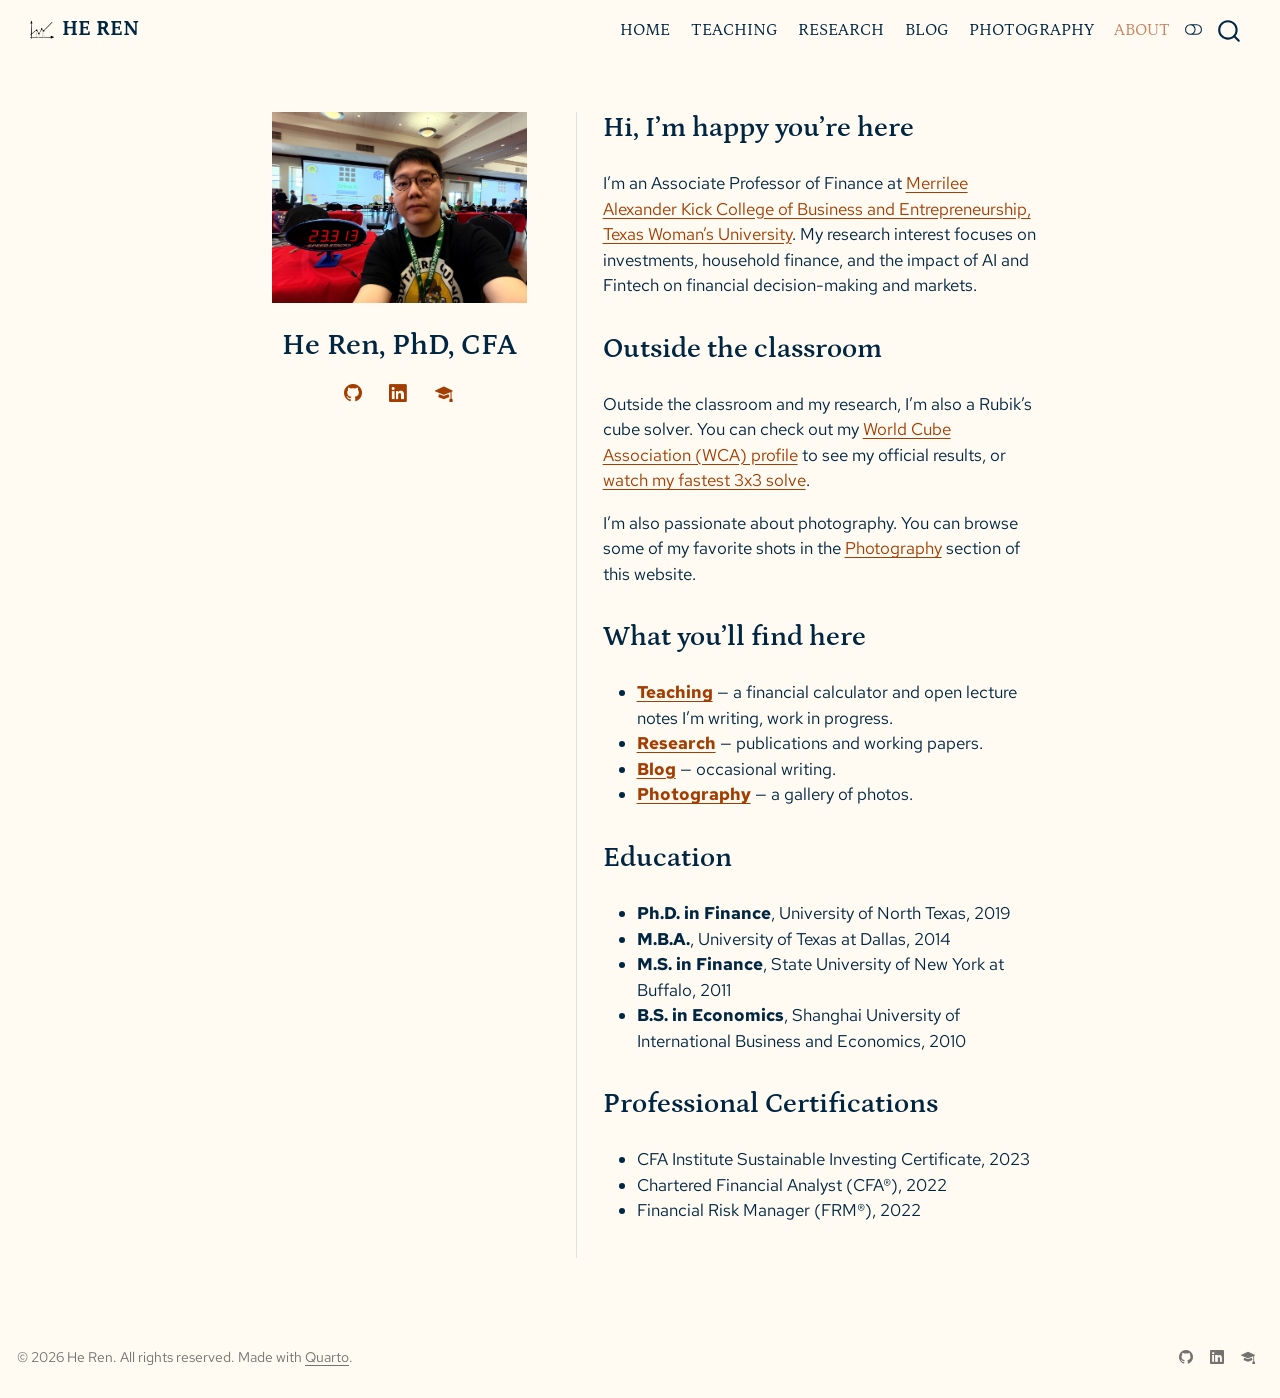
<file: about.html>
<!DOCTYPE html>
<html xmlns="http://www.w3.org/1999/xhtml" lang="en" xml:lang="en"><head>

<meta charset="utf-8">
<meta name="generator" content="quarto-1.7.32">

<meta name="viewport" content="width=device-width, initial-scale=1.0, user-scalable=yes">


<title>About Me – HE REN</title>
<style>
code{white-space: pre-wrap;}
span.smallcaps{font-variant: small-caps;}
div.columns{display: flex; gap: min(4vw, 1.5em);}
div.column{flex: auto; overflow-x: auto;}
div.hanging-indent{margin-left: 1.5em; text-indent: -1.5em;}
ul.task-list{list-style: none;}
ul.task-list li input[type="checkbox"] {
  width: 0.8em;
  margin: 0 0.8em 0.2em -1em; /* quarto-specific, see https://github.com/quarto-dev/quarto-cli/issues/4556 */ 
  vertical-align: middle;
}
</style>


<script src="site_libs/quarto-nav/quarto-nav.js"></script>
<script src="site_libs/quarto-nav/headroom.min.js"></script>
<script src="site_libs/clipboard/clipboard.min.js"></script>
<script src="site_libs/quarto-search/autocomplete.umd.js"></script>
<script src="site_libs/quarto-search/fuse.min.js"></script>
<script src="site_libs/quarto-search/quarto-search.js"></script>
<meta name="quarto:offset" content="./">
<link href="./images/stock-2.svg" rel="icon" type="image/svg+xml">
<script src="site_libs/quarto-html/quarto.js" type="module"></script>
<script src="site_libs/quarto-html/tabsets/tabsets.js" type="module"></script>
<script src="site_libs/quarto-html/popper.min.js"></script>
<script src="site_libs/quarto-html/tippy.umd.min.js"></script>
<link href="site_libs/quarto-html/tippy.css" rel="stylesheet">
<link href="site_libs/quarto-html/quarto-syntax-highlighting-d967bcf1f248e84ff9e3de7aac66bd8d.css" rel="stylesheet" class="quarto-color-scheme" id="quarto-text-highlighting-styles">
<link href="site_libs/quarto-html/quarto-syntax-highlighting-dark-2d93c1f1c239013447b74681546f8fe7.css" rel="stylesheet" class="quarto-color-scheme quarto-color-alternate" id="quarto-text-highlighting-styles">
<link href="site_libs/quarto-html/quarto-syntax-highlighting-d967bcf1f248e84ff9e3de7aac66bd8d.css" rel="stylesheet" class="quarto-color-scheme-extra" id="quarto-text-highlighting-styles">
<script src="site_libs/bootstrap/bootstrap.min.js"></script>
<link href="site_libs/bootstrap/bootstrap-icons.css" rel="stylesheet">
<link href="site_libs/bootstrap/bootstrap-2061d193c9ea48e5106358bb79406703.min.css" rel="stylesheet" append-hash="true" class="quarto-color-scheme" id="quarto-bootstrap" data-mode="light">
<link href="site_libs/bootstrap/bootstrap-dark-884b07a836e52ee2562001410c1299d7.min.css" rel="stylesheet" append-hash="true" class="quarto-color-scheme quarto-color-alternate" id="quarto-bootstrap" data-mode="dark">
<link href="site_libs/bootstrap/bootstrap-2061d193c9ea48e5106358bb79406703.min.css" rel="stylesheet" append-hash="true" class="quarto-color-scheme-extra" id="quarto-bootstrap" data-mode="light">
<script id="quarto-search-options" type="application/json">{
  "location": "navbar",
  "copy-button": false,
  "collapse-after": 3,
  "panel-placement": "end",
  "type": "overlay",
  "limit": 50,
  "keyboard-shortcut": [
    "f",
    "/",
    "s"
  ],
  "show-item-context": false,
  "language": {
    "search-no-results-text": "No results",
    "search-matching-documents-text": "matching documents",
    "search-copy-link-title": "Copy link to search",
    "search-hide-matches-text": "Hide additional matches",
    "search-more-match-text": "more match in this document",
    "search-more-matches-text": "more matches in this document",
    "search-clear-button-title": "Clear",
    "search-text-placeholder": "",
    "search-detached-cancel-button-title": "Cancel",
    "search-submit-button-title": "Submit",
    "search-label": "Search"
  }
}</script>
<link rel="preconnect" href="https://fonts.googleapis.com">
<link rel="preconnect" href="https://fonts.gstatic.com" crossorigin="">
<link href="https://fonts.googleapis.com/css2?family=Petrona:wght@400;500;700&amp;family=Red+Hat+Text:wght@400;500;700&amp;family=B612+Mono&amp;display=swap" rel="stylesheet">


<link rel="stylesheet" href="styles/styles.css">
</head>

<body class="nav-fixed fullcontent quarto-light"><script id="quarto-html-before-body" type="application/javascript">
    const toggleBodyColorMode = (bsSheetEl) => {
      const mode = bsSheetEl.getAttribute("data-mode");
      const bodyEl = window.document.querySelector("body");
      if (mode === "dark") {
        bodyEl.classList.add("quarto-dark");
        bodyEl.classList.remove("quarto-light");
      } else {
        bodyEl.classList.add("quarto-light");
        bodyEl.classList.remove("quarto-dark");
      }
    }
    const toggleBodyColorPrimary = () => {
      const bsSheetEl = window.document.querySelector("link#quarto-bootstrap:not([rel=disabled-stylesheet])");
      if (bsSheetEl) {
        toggleBodyColorMode(bsSheetEl);
      }
    }
    const setColorSchemeToggle = (alternate) => {
      const toggles = window.document.querySelectorAll('.quarto-color-scheme-toggle');
      for (let i=0; i < toggles.length; i++) {
        const toggle = toggles[i];
        if (toggle) {
          if (alternate) {
            toggle.classList.add("alternate");
          } else {
            toggle.classList.remove("alternate");
          }
        }
      }
    };
    const toggleColorMode = (alternate) => {
      // Switch the stylesheets
      const primaryStylesheets = window.document.querySelectorAll('link.quarto-color-scheme:not(.quarto-color-alternate)');
      const alternateStylesheets = window.document.querySelectorAll('link.quarto-color-scheme.quarto-color-alternate');
      manageTransitions('#quarto-margin-sidebar .nav-link', false);
      if (alternate) {
        // note: dark is layered on light, we don't disable primary!
        enableStylesheet(alternateStylesheets);
        for (const sheetNode of alternateStylesheets) {
          if (sheetNode.id === "quarto-bootstrap") {
            toggleBodyColorMode(sheetNode);
          }
        }
      } else {
        disableStylesheet(alternateStylesheets);
        enableStylesheet(primaryStylesheets)
        toggleBodyColorPrimary();
      }
      manageTransitions('#quarto-margin-sidebar .nav-link', true);
      // Switch the toggles
      setColorSchemeToggle(alternate)
      // Hack to workaround the fact that safari doesn't
      // properly recolor the scrollbar when toggling (#1455)
      if (navigator.userAgent.indexOf('Safari') > 0 && navigator.userAgent.indexOf('Chrome') == -1) {
        manageTransitions("body", false);
        window.scrollTo(0, 1);
        setTimeout(() => {
          window.scrollTo(0, 0);
          manageTransitions("body", true);
        }, 40);
      }
    }
    const disableStylesheet = (stylesheets) => {
      for (let i=0; i < stylesheets.length; i++) {
        const stylesheet = stylesheets[i];
        stylesheet.rel = 'disabled-stylesheet';
      }
    }
    const enableStylesheet = (stylesheets) => {
      for (let i=0; i < stylesheets.length; i++) {
        const stylesheet = stylesheets[i];
        if(stylesheet.rel !== 'stylesheet') { // for Chrome, which will still FOUC without this check
          stylesheet.rel = 'stylesheet';
        }
      }
    }
    const manageTransitions = (selector, allowTransitions) => {
      const els = window.document.querySelectorAll(selector);
      for (let i=0; i < els.length; i++) {
        const el = els[i];
        if (allowTransitions) {
          el.classList.remove('notransition');
        } else {
          el.classList.add('notransition');
        }
      }
    }
    const isFileUrl = () => {
      return window.location.protocol === 'file:';
    }
    const hasAlternateSentinel = () => {
      let styleSentinel = getColorSchemeSentinel();
      if (styleSentinel !== null) {
        return styleSentinel === "alternate";
      } else {
        return false;
      }
    }
    const setStyleSentinel = (alternate) => {
      const value = alternate ? "alternate" : "default";
      if (!isFileUrl()) {
        window.localStorage.setItem("quarto-color-scheme", value);
      } else {
        localAlternateSentinel = value;
      }
    }
    const getColorSchemeSentinel = () => {
      if (!isFileUrl()) {
        const storageValue = window.localStorage.getItem("quarto-color-scheme");
        return storageValue != null ? storageValue : localAlternateSentinel;
      } else {
        return localAlternateSentinel;
      }
    }
    const toggleGiscusIfUsed = (isAlternate, darkModeDefault) => {
      const baseTheme = document.querySelector('#giscus-base-theme')?.value ?? 'light';
      const alternateTheme = document.querySelector('#giscus-alt-theme')?.value ?? 'dark';
      let newTheme = '';
      if(authorPrefersDark) {
        newTheme = isAlternate ? baseTheme : alternateTheme;
      } else {
        newTheme = isAlternate ? alternateTheme : baseTheme;
      }
      const changeGiscusTheme = () => {
        // From: https://github.com/giscus/giscus/issues/336
        const sendMessage = (message) => {
          const iframe = document.querySelector('iframe.giscus-frame');
          if (!iframe) return;
          iframe.contentWindow.postMessage({ giscus: message }, 'https://giscus.app');
        }
        sendMessage({
          setConfig: {
            theme: newTheme
          }
        });
      }
      const isGiscussLoaded = window.document.querySelector('iframe.giscus-frame') !== null;
      if (isGiscussLoaded) {
        changeGiscusTheme();
      }
    };
    const authorPrefersDark = false;
    const darkModeDefault = authorPrefersDark;
      document.querySelector('link#quarto-text-highlighting-styles.quarto-color-scheme-extra').rel = 'disabled-stylesheet';
      document.querySelector('link#quarto-bootstrap.quarto-color-scheme-extra').rel = 'disabled-stylesheet';
    let localAlternateSentinel = darkModeDefault ? 'alternate' : 'default';
    // Dark / light mode switch
    window.quartoToggleColorScheme = () => {
      // Read the current dark / light value
      let toAlternate = !hasAlternateSentinel();
      toggleColorMode(toAlternate);
      setStyleSentinel(toAlternate);
      toggleGiscusIfUsed(toAlternate, darkModeDefault);
      window.dispatchEvent(new Event('resize'));
    };
    // Switch to dark mode if need be
    if (hasAlternateSentinel()) {
      toggleColorMode(true);
    } else {
      toggleColorMode(false);
    }
  </script>

<div id="quarto-search-results"></div>
  <header id="quarto-header" class="headroom fixed-top">
    <nav class="navbar navbar-expand-lg " data-bs-theme="dark">
      <div class="navbar-container container-fluid">
      <div class="navbar-brand-container mx-auto">
    <a href="./index.html" class="navbar-brand navbar-brand-logo">
    <img src="./images/stock-2.svg" alt="" class="navbar-logo">
    </a>
    <a class="navbar-brand" href="./index.html">
    <span class="navbar-title">HE REN</span>
    </a>
  </div>
            <div id="quarto-search" class="" title="Search"></div>
          <button class="navbar-toggler" type="button" data-bs-toggle="collapse" data-bs-target="#navbarCollapse" aria-controls="navbarCollapse" role="menu" aria-expanded="false" aria-label="Toggle navigation" onclick="if (window.quartoToggleHeadroom) { window.quartoToggleHeadroom(); }">
  <span class="navbar-toggler-icon"></span>
</button>
          <div class="collapse navbar-collapse" id="navbarCollapse">
            <ul class="navbar-nav navbar-nav-scroll ms-auto">
  <li class="nav-item">
    <a class="nav-link" href="./index.html"> 
<span class="menu-text">HOME</span></a>
  </li>  
  <li class="nav-item">
    <a class="nav-link" href="./teaching.html"> 
<span class="menu-text">TEACHING</span></a>
  </li>  
  <li class="nav-item">
    <a class="nav-link" href="./research.html"> 
<span class="menu-text">RESEARCH</span></a>
  </li>  
  <li class="nav-item">
    <a class="nav-link" href="./blog/index.html"> 
<span class="menu-text">BLOG</span></a>
  </li>  
  <li class="nav-item">
    <a class="nav-link" href="./photography.html"> 
<span class="menu-text">PHOTOGRAPHY</span></a>
  </li>  
  <li class="nav-item">
    <a class="nav-link active" href="./about.html" aria-current="page"> 
<span class="menu-text">ABOUT</span></a>
  </li>  
</ul>
          </div> <!-- /navcollapse -->
            <div class="quarto-navbar-tools">
  <a href="" class="quarto-color-scheme-toggle quarto-navigation-tool  px-1" onclick="window.quartoToggleColorScheme(); return false;" title="Toggle dark mode"><i class="bi"></i></a>
</div>
      </div> <!-- /container-fluid -->
    </nav>
</header>
<!-- content -->
<div id="quarto-content" class="quarto-container page-columns page-rows-contents page-layout-article page-navbar">
<!-- sidebar -->
<!-- margin-sidebar -->
    
<!-- main -->
<div class="quarto-about-trestles">
  <div class="about-entity">
    <img src="images/profile.jpeg" class="about-image
  rectangle " style="width: 15em;">
<header id="title-block-header" class="quarto-title-block default">
<div class="quarto-title">
<h1 class="title">He Ren, PhD, CFA</h1>
</div>
<div class="quarto-title-meta">
  </div>
</header>
    <div class="about-links">
  <a href="https://github.com/imrenhe" class="about-link" rel="" target="">
    <i class="bi bi-github"></i>
     <span class="about-link-text"></span>
  </a>
  <a href="https://www.linkedin.com/in/imrenhe/" class="about-link" rel="" target="">
    <i class="bi bi-linkedin"></i>
     <span class="about-link-text"></span>
  </a>
  <a href="https://scholar.google.com/citations?user=POuWIfYAAAAJ&amp;hl=en" class="about-link" rel="" target="">
    <i class="bi bi-mortarboard-fill"></i>
     <span class="about-link-text"></span>
  </a>
</div>
  </div>
  <div class="about-contents"><main class="content" id="quarto-document-content">

<section id="hi-im-happy-youre-here" class="level2">
<h2 data-anchor-id="hi-im-happy-youre-here">Hi, I’m happy you’re here</h2>
<p>I’m an Associate Professor of Finance at <a href="https://twu.edu/business/">Merrilee Alexander Kick College of Business and Entrepreneurship, Texas Woman’s University</a>. My research interest focuses on investments, household finance, and the impact of AI and Fintech on financial decision-making and markets.</p>
</section>
<section id="outside-the-classroom" class="level2">
<h2 data-anchor-id="outside-the-classroom">Outside the classroom</h2>
<p>Outside the classroom and my research, I’m also a Rubik’s cube solver. You can check out my <a href="https://www.worldcubeassociation.org/persons/2025RENH02" target="_blank" rel="noopener">World Cube Association (WCA) profile</a> to see my official results, or <a href="#" data-bs-toggle="modal" data-bs-target="#cubeVideoModal">watch my fastest 3x3 solve</a>.</p>
<p>I’m also passionate about photography. You can browse some of my favorite shots in the <a href="./photography.html">Photography</a> section of this website.</p>
<div class="modal fade" id="cubeVideoModal" tabindex="-1" aria-label="My fastest 3x3 solve" aria-hidden="true">
  <div class="modal-dialog modal-lg modal-dialog-centered">
    <div class="modal-content border-0 bg-transparent">
      <div class="ratio ratio-16x9">
        <iframe id="cubeVideoFrame" src="" title="TX Champs 3x3 Round 1 - Waco, TX - Dec 2025" allow="accelerometer; clipboard-write; encrypted-media; gyroscope; picture-in-picture; web-share" referrerpolicy="strict-origin-when-cross-origin" allowfullscreen=""></iframe>
      </div>
    </div>
  </div>
</div>
<script>
  document.addEventListener("DOMContentLoaded", function () {
    const modal = document.getElementById("cubeVideoModal");
    const frame = document.getElementById("cubeVideoFrame");
    if (!modal || !frame) return;
    const src = "https://www.youtube-nocookie.com/embed/rhAZwPB3108?rel=0";
    // Load the video only when the modal opens, and unload it on close so it stops playing.
    modal.addEventListener("show.bs.modal", () => { frame.src = src; });
    modal.addEventListener("hidden.bs.modal", () => { frame.src = ""; });
  });
</script>
</section>
<section id="what-youll-find-here" class="level2">
<h2 data-anchor-id="what-youll-find-here">What you’ll find here</h2>
<ul>
<li><a href="./teaching.html"><strong>Teaching</strong></a> — a financial calculator and open lecture notes I’m writing, work in progress.</li>
<li><a href="./research.html"><strong>Research</strong></a> — publications and working papers.</li>
<li><a href="./blog/index.html"><strong>Blog</strong></a> — occasional writing.</li>
<li><a href="./photography.html"><strong>Photography</strong></a> — a gallery of photos.</li>
</ul>
</section>
<section id="education" class="level2">
<h2 data-anchor-id="education">Education</h2>
<ul>
<li><strong>Ph.D.&nbsp;in Finance</strong>, University of North Texas, 2019</li>
<li><strong>M.B.A.</strong>, University of Texas at Dallas, 2014</li>
<li><strong>M.S. in Finance</strong>, State University of New York at Buffalo, 2011</li>
<li><strong>B.S. in Economics</strong>, Shanghai University of International Business and Economics, 2010</li>
</ul>
</section>
<section id="professional-certifications" class="level2">
<h2 data-anchor-id="professional-certifications">Professional Certifications</h2>
<ul>
<li>CFA Institute Sustainable Investing Certificate, 2023</li>
<li>Chartered Financial Analyst (CFA®), 2022</li>
<li>Financial Risk Manager (FRM®), 2022</li>
</ul>


</section>
</main></div>
</div>
 <!-- /main -->
<script id="quarto-html-after-body" type="application/javascript">
  window.document.addEventListener("DOMContentLoaded", function (event) {
    // Ensure there is a toggle, if there isn't float one in the top right
    if (window.document.querySelector('.quarto-color-scheme-toggle') === null) {
      const a = window.document.createElement('a');
      a.classList.add('top-right');
      a.classList.add('quarto-color-scheme-toggle');
      a.href = "";
      a.onclick = function() { try { window.quartoToggleColorScheme(); } catch {} return false; };
      const i = window.document.createElement("i");
      i.classList.add('bi');
      a.appendChild(i);
      window.document.body.appendChild(a);
    }
    setColorSchemeToggle(hasAlternateSentinel())
    const isCodeAnnotation = (el) => {
      for (const clz of el.classList) {
        if (clz.startsWith('code-annotation-')) {                     
          return true;
        }
      }
      return false;
    }
    const onCopySuccess = function(e) {
      // button target
      const button = e.trigger;
      // don't keep focus
      button.blur();
      // flash "checked"
      button.classList.add('code-copy-button-checked');
      var currentTitle = button.getAttribute("title");
      button.setAttribute("title", "Copied!");
      let tooltip;
      if (window.bootstrap) {
        button.setAttribute("data-bs-toggle", "tooltip");
        button.setAttribute("data-bs-placement", "left");
        button.setAttribute("data-bs-title", "Copied!");
        tooltip = new bootstrap.Tooltip(button, 
          { trigger: "manual", 
            customClass: "code-copy-button-tooltip",
            offset: [0, -8]});
        tooltip.show();    
      }
      setTimeout(function() {
        if (tooltip) {
          tooltip.hide();
          button.removeAttribute("data-bs-title");
          button.removeAttribute("data-bs-toggle");
          button.removeAttribute("data-bs-placement");
        }
        button.setAttribute("title", currentTitle);
        button.classList.remove('code-copy-button-checked');
      }, 1000);
      // clear code selection
      e.clearSelection();
    }
    const getTextToCopy = function(trigger) {
        const codeEl = trigger.previousElementSibling.cloneNode(true);
        for (const childEl of codeEl.children) {
          if (isCodeAnnotation(childEl)) {
            childEl.remove();
          }
        }
        return codeEl.innerText;
    }
    const clipboard = new window.ClipboardJS('.code-copy-button:not([data-in-quarto-modal])', {
      text: getTextToCopy
    });
    clipboard.on('success', onCopySuccess);
    if (window.document.getElementById('quarto-embedded-source-code-modal')) {
      const clipboardModal = new window.ClipboardJS('.code-copy-button[data-in-quarto-modal]', {
        text: getTextToCopy,
        container: window.document.getElementById('quarto-embedded-source-code-modal')
      });
      clipboardModal.on('success', onCopySuccess);
    }
      var localhostRegex = new RegExp(/^(?:http|https):\/\/localhost\:?[0-9]*\//);
      var mailtoRegex = new RegExp(/^mailto:/);
        var filterRegex = new RegExp("https:\/\/imrenhe\.github\.io");
      var isInternal = (href) => {
          return filterRegex.test(href) || localhostRegex.test(href) || mailtoRegex.test(href);
      }
      // Inspect non-navigation links and adorn them if external
     var links = window.document.querySelectorAll('a[href]:not(.nav-link):not(.navbar-brand):not(.toc-action):not(.sidebar-link):not(.sidebar-item-toggle):not(.pagination-link):not(.no-external):not([aria-hidden]):not(.dropdown-item):not(.quarto-navigation-tool):not(.about-link)');
      for (var i=0; i<links.length; i++) {
        const link = links[i];
        if (!isInternal(link.href)) {
          // undo the damage that might have been done by quarto-nav.js in the case of
          // links that we want to consider external
          if (link.dataset.originalHref !== undefined) {
            link.href = link.dataset.originalHref;
          }
        }
      }
    function tippyHover(el, contentFn, onTriggerFn, onUntriggerFn) {
      const config = {
        allowHTML: true,
        maxWidth: 500,
        delay: 100,
        arrow: false,
        appendTo: function(el) {
            return el.parentElement;
        },
        interactive: true,
        interactiveBorder: 10,
        theme: 'quarto',
        placement: 'bottom-start',
      };
      if (contentFn) {
        config.content = contentFn;
      }
      if (onTriggerFn) {
        config.onTrigger = onTriggerFn;
      }
      if (onUntriggerFn) {
        config.onUntrigger = onUntriggerFn;
      }
      window.tippy(el, config); 
    }
    const noterefs = window.document.querySelectorAll('a[role="doc-noteref"]');
    for (var i=0; i<noterefs.length; i++) {
      const ref = noterefs[i];
      tippyHover(ref, function() {
        // use id or data attribute instead here
        let href = ref.getAttribute('data-footnote-href') || ref.getAttribute('href');
        try { href = new URL(href).hash; } catch {}
        const id = href.replace(/^#\/?/, "");
        const note = window.document.getElementById(id);
        if (note) {
          return note.innerHTML;
        } else {
          return "";
        }
      });
    }
    const xrefs = window.document.querySelectorAll('a.quarto-xref');
    const processXRef = (id, note) => {
      // Strip column container classes
      const stripColumnClz = (el) => {
        el.classList.remove("page-full", "page-columns");
        if (el.children) {
          for (const child of el.children) {
            stripColumnClz(child);
          }
        }
      }
      stripColumnClz(note)
      if (id === null || id.startsWith('sec-')) {
        // Special case sections, only their first couple elements
        const container = document.createElement("div");
        if (note.children && note.children.length > 2) {
          container.appendChild(note.children[0].cloneNode(true));
          for (let i = 1; i < note.children.length; i++) {
            const child = note.children[i];
            if (child.tagName === "P" && child.innerText === "") {
              continue;
            } else {
              container.appendChild(child.cloneNode(true));
              break;
            }
          }
          if (window.Quarto?.typesetMath) {
            window.Quarto.typesetMath(container);
          }
          return container.innerHTML
        } else {
          if (window.Quarto?.typesetMath) {
            window.Quarto.typesetMath(note);
          }
          return note.innerHTML;
        }
      } else {
        // Remove any anchor links if they are present
        const anchorLink = note.querySelector('a.anchorjs-link');
        if (anchorLink) {
          anchorLink.remove();
        }
        if (window.Quarto?.typesetMath) {
          window.Quarto.typesetMath(note);
        }
        if (note.classList.contains("callout")) {
          return note.outerHTML;
        } else {
          return note.innerHTML;
        }
      }
    }
    for (var i=0; i<xrefs.length; i++) {
      const xref = xrefs[i];
      tippyHover(xref, undefined, function(instance) {
        instance.disable();
        let url = xref.getAttribute('href');
        let hash = undefined; 
        if (url.startsWith('#')) {
          hash = url;
        } else {
          try { hash = new URL(url).hash; } catch {}
        }
        if (hash) {
          const id = hash.replace(/^#\/?/, "");
          const note = window.document.getElementById(id);
          if (note !== null) {
            try {
              const html = processXRef(id, note.cloneNode(true));
              instance.setContent(html);
            } finally {
              instance.enable();
              instance.show();
            }
          } else {
            // See if we can fetch this
            fetch(url.split('#')[0])
            .then(res => res.text())
            .then(html => {
              const parser = new DOMParser();
              const htmlDoc = parser.parseFromString(html, "text/html");
              const note = htmlDoc.getElementById(id);
              if (note !== null) {
                const html = processXRef(id, note);
                instance.setContent(html);
              } 
            }).finally(() => {
              instance.enable();
              instance.show();
            });
          }
        } else {
          // See if we can fetch a full url (with no hash to target)
          // This is a special case and we should probably do some content thinning / targeting
          fetch(url)
          .then(res => res.text())
          .then(html => {
            const parser = new DOMParser();
            const htmlDoc = parser.parseFromString(html, "text/html");
            const note = htmlDoc.querySelector('main.content');
            if (note !== null) {
              // This should only happen for chapter cross references
              // (since there is no id in the URL)
              // remove the first header
              if (note.children.length > 0 && note.children[0].tagName === "HEADER") {
                note.children[0].remove();
              }
              const html = processXRef(null, note);
              instance.setContent(html);
            } 
          }).finally(() => {
            instance.enable();
            instance.show();
          });
        }
      }, function(instance) {
      });
    }
        let selectedAnnoteEl;
        const selectorForAnnotation = ( cell, annotation) => {
          let cellAttr = 'data-code-cell="' + cell + '"';
          let lineAttr = 'data-code-annotation="' +  annotation + '"';
          const selector = 'span[' + cellAttr + '][' + lineAttr + ']';
          return selector;
        }
        const selectCodeLines = (annoteEl) => {
          const doc = window.document;
          const targetCell = annoteEl.getAttribute("data-target-cell");
          const targetAnnotation = annoteEl.getAttribute("data-target-annotation");
          const annoteSpan = window.document.querySelector(selectorForAnnotation(targetCell, targetAnnotation));
          const lines = annoteSpan.getAttribute("data-code-lines").split(",");
          const lineIds = lines.map((line) => {
            return targetCell + "-" + line;
          })
          let top = null;
          let height = null;
          let parent = null;
          if (lineIds.length > 0) {
              //compute the position of the single el (top and bottom and make a div)
              const el = window.document.getElementById(lineIds[0]);
              top = el.offsetTop;
              height = el.offsetHeight;
              parent = el.parentElement.parentElement;
            if (lineIds.length > 1) {
              const lastEl = window.document.getElementById(lineIds[lineIds.length - 1]);
              const bottom = lastEl.offsetTop + lastEl.offsetHeight;
              height = bottom - top;
            }
            if (top !== null && height !== null && parent !== null) {
              // cook up a div (if necessary) and position it 
              let div = window.document.getElementById("code-annotation-line-highlight");
              if (div === null) {
                div = window.document.createElement("div");
                div.setAttribute("id", "code-annotation-line-highlight");
                div.style.position = 'absolute';
                parent.appendChild(div);
              }
              div.style.top = top - 2 + "px";
              div.style.height = height + 4 + "px";
              div.style.left = 0;
              let gutterDiv = window.document.getElementById("code-annotation-line-highlight-gutter");
              if (gutterDiv === null) {
                gutterDiv = window.document.createElement("div");
                gutterDiv.setAttribute("id", "code-annotation-line-highlight-gutter");
                gutterDiv.style.position = 'absolute';
                const codeCell = window.document.getElementById(targetCell);
                const gutter = codeCell.querySelector('.code-annotation-gutter');
                gutter.appendChild(gutterDiv);
              }
              gutterDiv.style.top = top - 2 + "px";
              gutterDiv.style.height = height + 4 + "px";
            }
            selectedAnnoteEl = annoteEl;
          }
        };
        const unselectCodeLines = () => {
          const elementsIds = ["code-annotation-line-highlight", "code-annotation-line-highlight-gutter"];
          elementsIds.forEach((elId) => {
            const div = window.document.getElementById(elId);
            if (div) {
              div.remove();
            }
          });
          selectedAnnoteEl = undefined;
        };
          // Handle positioning of the toggle
      window.addEventListener(
        "resize",
        throttle(() => {
          elRect = undefined;
          if (selectedAnnoteEl) {
            selectCodeLines(selectedAnnoteEl);
          }
        }, 10)
      );
      function throttle(fn, ms) {
      let throttle = false;
      let timer;
        return (...args) => {
          if(!throttle) { // first call gets through
              fn.apply(this, args);
              throttle = true;
          } else { // all the others get throttled
              if(timer) clearTimeout(timer); // cancel #2
              timer = setTimeout(() => {
                fn.apply(this, args);
                timer = throttle = false;
              }, ms);
          }
        };
      }
        // Attach click handler to the DT
        const annoteDls = window.document.querySelectorAll('dt[data-target-cell]');
        for (const annoteDlNode of annoteDls) {
          annoteDlNode.addEventListener('click', (event) => {
            const clickedEl = event.target;
            if (clickedEl !== selectedAnnoteEl) {
              unselectCodeLines();
              const activeEl = window.document.querySelector('dt[data-target-cell].code-annotation-active');
              if (activeEl) {
                activeEl.classList.remove('code-annotation-active');
              }
              selectCodeLines(clickedEl);
              clickedEl.classList.add('code-annotation-active');
            } else {
              // Unselect the line
              unselectCodeLines();
              clickedEl.classList.remove('code-annotation-active');
            }
          });
        }
    const findCites = (el) => {
      const parentEl = el.parentElement;
      if (parentEl) {
        const cites = parentEl.dataset.cites;
        if (cites) {
          return {
            el,
            cites: cites.split(' ')
          };
        } else {
          return findCites(el.parentElement)
        }
      } else {
        return undefined;
      }
    };
    var bibliorefs = window.document.querySelectorAll('a[role="doc-biblioref"]');
    for (var i=0; i<bibliorefs.length; i++) {
      const ref = bibliorefs[i];
      const citeInfo = findCites(ref);
      if (citeInfo) {
        tippyHover(citeInfo.el, function() {
          var popup = window.document.createElement('div');
          citeInfo.cites.forEach(function(cite) {
            var citeDiv = window.document.createElement('div');
            citeDiv.classList.add('hanging-indent');
            citeDiv.classList.add('csl-entry');
            var biblioDiv = window.document.getElementById('ref-' + cite);
            if (biblioDiv) {
              citeDiv.innerHTML = biblioDiv.innerHTML;
            }
            popup.appendChild(citeDiv);
          });
          return popup.innerHTML;
        });
      }
    }
  });
  </script>
</div> <!-- /content -->
<footer class="footer">
  <div class="nav-footer">
    <div class="nav-footer-left">
<p>© 2026 He Ren. All rights reserved. Made with <a href="https://quarto.org">Quarto</a>.</p>
</div>   
    <div class="nav-footer-center">
      &nbsp;
    </div>
    <div class="nav-footer-right">
      <ul class="footer-items list-unstyled">
    <li class="nav-item compact">
    <a class="nav-link" href="https://github.com/imrenhe">
      <i class="bi bi-github" role="img">
</i> 
    </a>
  </li>  
    <li class="nav-item compact">
    <a class="nav-link" href="https://www.linkedin.com/in/imrenhe/">
      <i class="bi bi-linkedin" role="img">
</i> 
    </a>
  </li>  
    <li class="nav-item compact">
    <a class="nav-link" href="https://scholar.google.com/citations?user=POuWIfYAAAAJ&amp;hl=en">
      <i class="bi bi-mortarboard-fill" role="img">
</i> 
    </a>
  </li>  
</ul>
    </div>
  </div>
</footer>




</body></html>
</file>
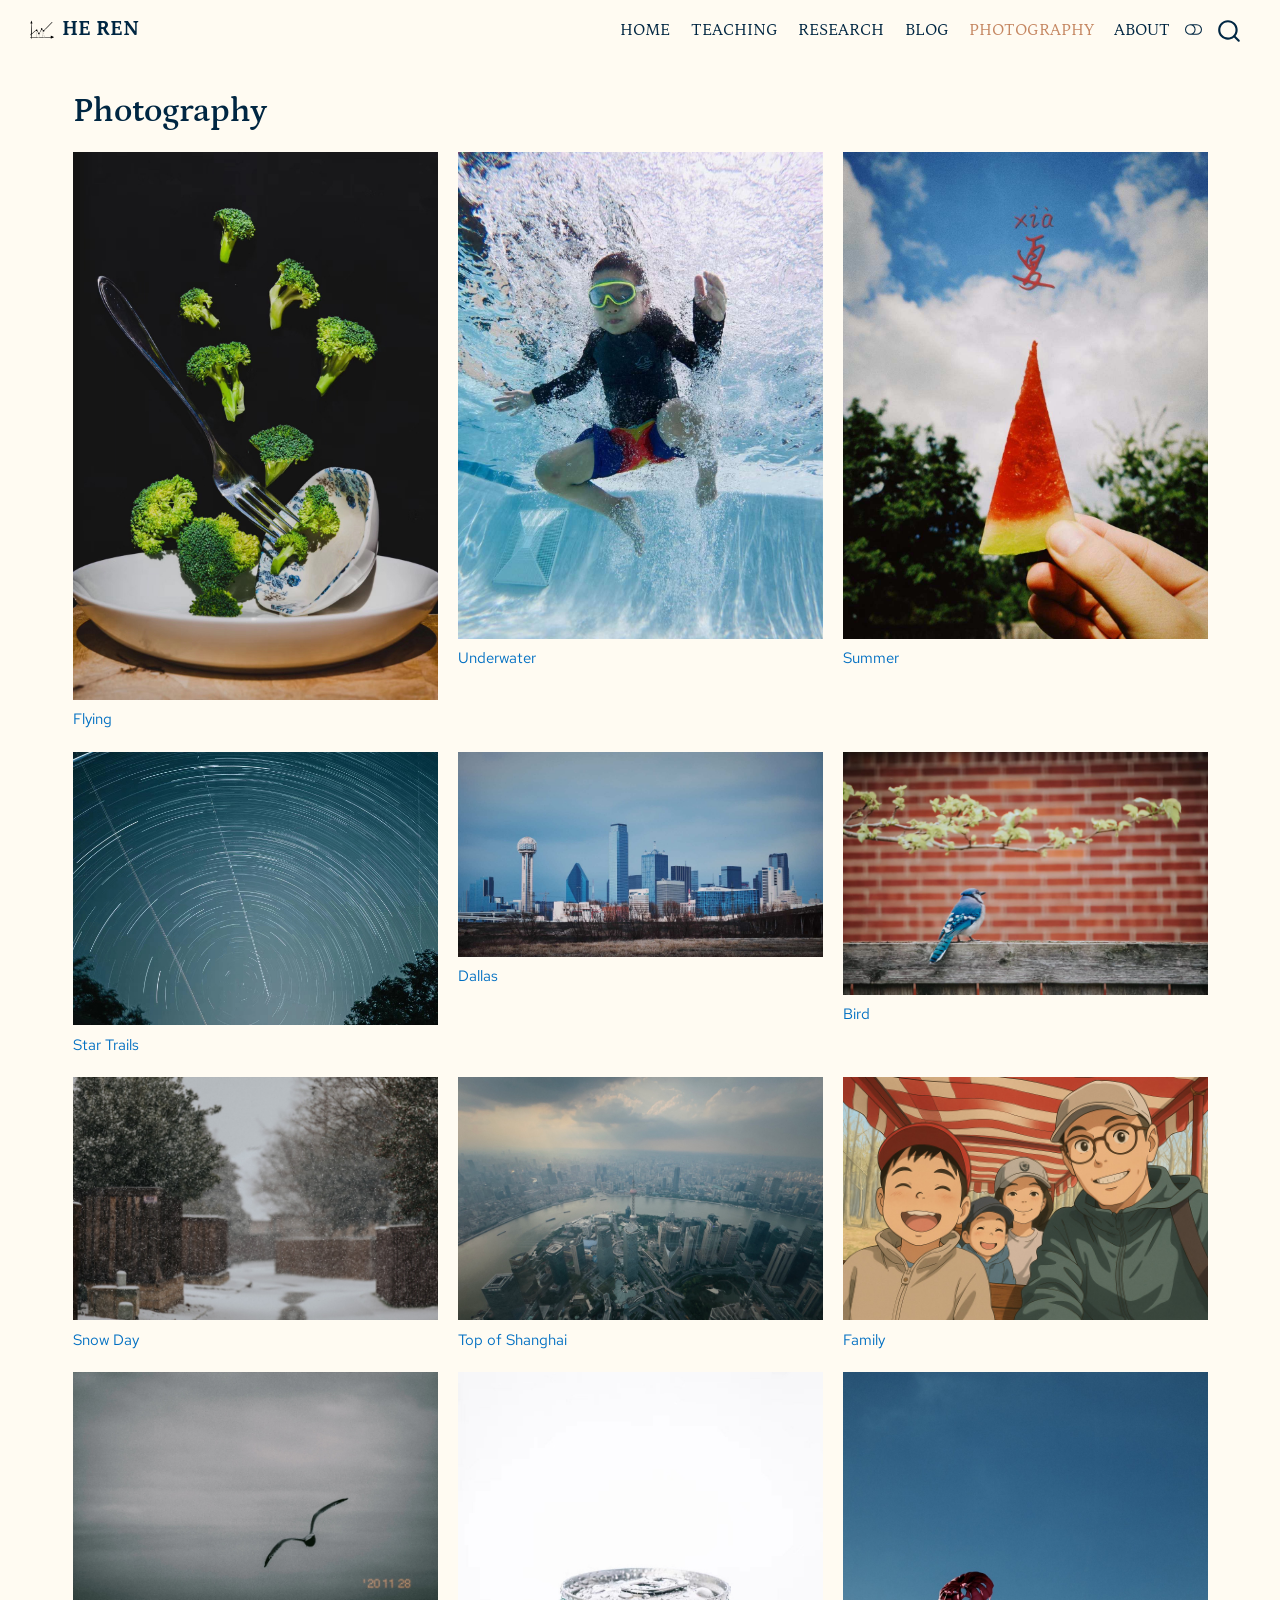
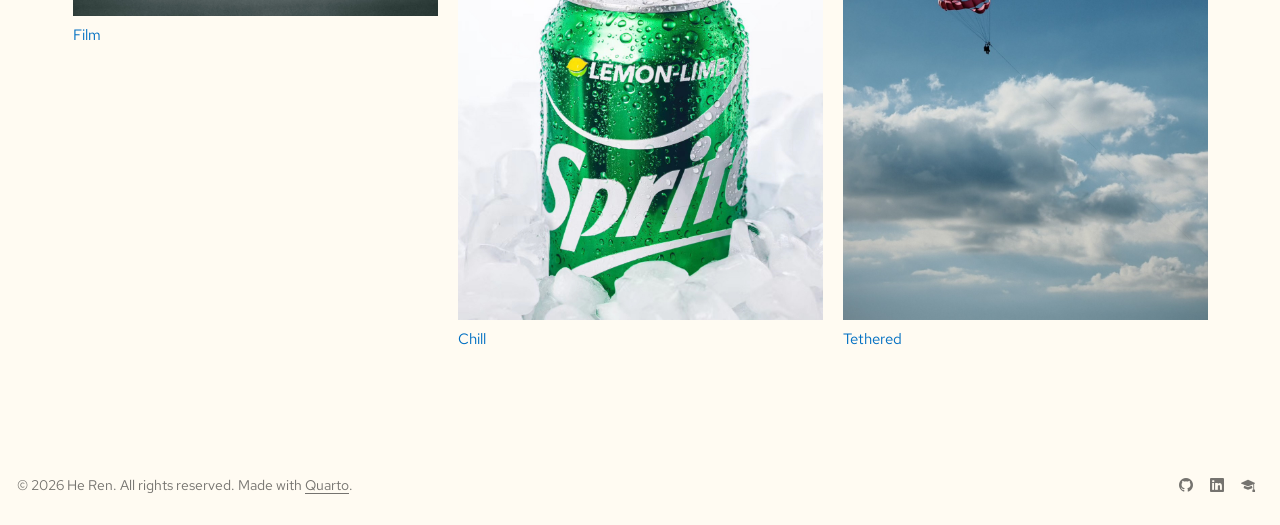
<file: photography.html>
<!DOCTYPE html>
<html xmlns="http://www.w3.org/1999/xhtml" lang="en" xml:lang="en"><head>

<meta charset="utf-8">
<meta name="generator" content="quarto-1.7.32">

<meta name="viewport" content="width=device-width, initial-scale=1.0, user-scalable=yes">


<title>Photography – HE REN</title>
<style>
code{white-space: pre-wrap;}
span.smallcaps{font-variant: small-caps;}
div.columns{display: flex; gap: min(4vw, 1.5em);}
div.column{flex: auto; overflow-x: auto;}
div.hanging-indent{margin-left: 1.5em; text-indent: -1.5em;}
ul.task-list{list-style: none;}
ul.task-list li input[type="checkbox"] {
  width: 0.8em;
  margin: 0 0.8em 0.2em -1em; /* quarto-specific, see https://github.com/quarto-dev/quarto-cli/issues/4556 */ 
  vertical-align: middle;
}
</style>


<script src="site_libs/quarto-nav/quarto-nav.js"></script>
<script src="site_libs/quarto-nav/headroom.min.js"></script>
<script src="site_libs/clipboard/clipboard.min.js"></script>
<script src="site_libs/quarto-search/autocomplete.umd.js"></script>
<script src="site_libs/quarto-search/fuse.min.js"></script>
<script src="site_libs/quarto-search/quarto-search.js"></script>
<meta name="quarto:offset" content="./">
<link href="./images/stock-2.svg" rel="icon" type="image/svg+xml">
<script src="site_libs/quarto-html/quarto.js" type="module"></script>
<script src="site_libs/quarto-html/tabsets/tabsets.js" type="module"></script>
<script src="site_libs/quarto-html/popper.min.js"></script>
<script src="site_libs/quarto-html/tippy.umd.min.js"></script>
<script src="site_libs/quarto-html/anchor.min.js"></script>
<link href="site_libs/quarto-html/tippy.css" rel="stylesheet">
<link href="site_libs/quarto-html/quarto-syntax-highlighting-d967bcf1f248e84ff9e3de7aac66bd8d.css" rel="stylesheet" class="quarto-color-scheme" id="quarto-text-highlighting-styles">
<link href="site_libs/quarto-html/quarto-syntax-highlighting-dark-2d93c1f1c239013447b74681546f8fe7.css" rel="stylesheet" class="quarto-color-scheme quarto-color-alternate" id="quarto-text-highlighting-styles">
<link href="site_libs/quarto-html/quarto-syntax-highlighting-d967bcf1f248e84ff9e3de7aac66bd8d.css" rel="stylesheet" class="quarto-color-scheme-extra" id="quarto-text-highlighting-styles">
<script src="site_libs/bootstrap/bootstrap.min.js"></script>
<link href="site_libs/bootstrap/bootstrap-icons.css" rel="stylesheet">
<link href="site_libs/bootstrap/bootstrap-2061d193c9ea48e5106358bb79406703.min.css" rel="stylesheet" append-hash="true" class="quarto-color-scheme" id="quarto-bootstrap" data-mode="light">
<link href="site_libs/bootstrap/bootstrap-dark-884b07a836e52ee2562001410c1299d7.min.css" rel="stylesheet" append-hash="true" class="quarto-color-scheme quarto-color-alternate" id="quarto-bootstrap" data-mode="dark">
<link href="site_libs/bootstrap/bootstrap-2061d193c9ea48e5106358bb79406703.min.css" rel="stylesheet" append-hash="true" class="quarto-color-scheme-extra" id="quarto-bootstrap" data-mode="light">
<script src="site_libs/quarto-contrib/glightbox/glightbox.min.js"></script>
<link href="site_libs/quarto-contrib/glightbox/glightbox.min.css" rel="stylesheet">
<link href="site_libs/quarto-contrib/glightbox/lightbox.css" rel="stylesheet">
<script id="quarto-search-options" type="application/json">{
  "location": "navbar",
  "copy-button": false,
  "collapse-after": 3,
  "panel-placement": "end",
  "type": "overlay",
  "limit": 50,
  "keyboard-shortcut": [
    "f",
    "/",
    "s"
  ],
  "show-item-context": false,
  "language": {
    "search-no-results-text": "No results",
    "search-matching-documents-text": "matching documents",
    "search-copy-link-title": "Copy link to search",
    "search-hide-matches-text": "Hide additional matches",
    "search-more-match-text": "more match in this document",
    "search-more-matches-text": "more matches in this document",
    "search-clear-button-title": "Clear",
    "search-text-placeholder": "",
    "search-detached-cancel-button-title": "Cancel",
    "search-submit-button-title": "Submit",
    "search-label": "Search"
  }
}</script>
<link rel="preconnect" href="https://fonts.googleapis.com">
<link rel="preconnect" href="https://fonts.gstatic.com" crossorigin="">
<link href="https://fonts.googleapis.com/css2?family=Petrona:wght@400;500;700&amp;family=Red+Hat+Text:wght@400;500;700&amp;family=B612+Mono&amp;display=swap" rel="stylesheet">


<link rel="stylesheet" href="styles/styles.css">
</head>

<body class="nav-fixed quarto-light"><script id="quarto-html-before-body" type="application/javascript">
    const toggleBodyColorMode = (bsSheetEl) => {
      const mode = bsSheetEl.getAttribute("data-mode");
      const bodyEl = window.document.querySelector("body");
      if (mode === "dark") {
        bodyEl.classList.add("quarto-dark");
        bodyEl.classList.remove("quarto-light");
      } else {
        bodyEl.classList.add("quarto-light");
        bodyEl.classList.remove("quarto-dark");
      }
    }
    const toggleBodyColorPrimary = () => {
      const bsSheetEl = window.document.querySelector("link#quarto-bootstrap:not([rel=disabled-stylesheet])");
      if (bsSheetEl) {
        toggleBodyColorMode(bsSheetEl);
      }
    }
    const setColorSchemeToggle = (alternate) => {
      const toggles = window.document.querySelectorAll('.quarto-color-scheme-toggle');
      for (let i=0; i < toggles.length; i++) {
        const toggle = toggles[i];
        if (toggle) {
          if (alternate) {
            toggle.classList.add("alternate");
          } else {
            toggle.classList.remove("alternate");
          }
        }
      }
    };
    const toggleColorMode = (alternate) => {
      // Switch the stylesheets
      const primaryStylesheets = window.document.querySelectorAll('link.quarto-color-scheme:not(.quarto-color-alternate)');
      const alternateStylesheets = window.document.querySelectorAll('link.quarto-color-scheme.quarto-color-alternate');
      manageTransitions('#quarto-margin-sidebar .nav-link', false);
      if (alternate) {
        // note: dark is layered on light, we don't disable primary!
        enableStylesheet(alternateStylesheets);
        for (const sheetNode of alternateStylesheets) {
          if (sheetNode.id === "quarto-bootstrap") {
            toggleBodyColorMode(sheetNode);
          }
        }
      } else {
        disableStylesheet(alternateStylesheets);
        enableStylesheet(primaryStylesheets)
        toggleBodyColorPrimary();
      }
      manageTransitions('#quarto-margin-sidebar .nav-link', true);
      // Switch the toggles
      setColorSchemeToggle(alternate)
      // Hack to workaround the fact that safari doesn't
      // properly recolor the scrollbar when toggling (#1455)
      if (navigator.userAgent.indexOf('Safari') > 0 && navigator.userAgent.indexOf('Chrome') == -1) {
        manageTransitions("body", false);
        window.scrollTo(0, 1);
        setTimeout(() => {
          window.scrollTo(0, 0);
          manageTransitions("body", true);
        }, 40);
      }
    }
    const disableStylesheet = (stylesheets) => {
      for (let i=0; i < stylesheets.length; i++) {
        const stylesheet = stylesheets[i];
        stylesheet.rel = 'disabled-stylesheet';
      }
    }
    const enableStylesheet = (stylesheets) => {
      for (let i=0; i < stylesheets.length; i++) {
        const stylesheet = stylesheets[i];
        if(stylesheet.rel !== 'stylesheet') { // for Chrome, which will still FOUC without this check
          stylesheet.rel = 'stylesheet';
        }
      }
    }
    const manageTransitions = (selector, allowTransitions) => {
      const els = window.document.querySelectorAll(selector);
      for (let i=0; i < els.length; i++) {
        const el = els[i];
        if (allowTransitions) {
          el.classList.remove('notransition');
        } else {
          el.classList.add('notransition');
        }
      }
    }
    const isFileUrl = () => {
      return window.location.protocol === 'file:';
    }
    const hasAlternateSentinel = () => {
      let styleSentinel = getColorSchemeSentinel();
      if (styleSentinel !== null) {
        return styleSentinel === "alternate";
      } else {
        return false;
      }
    }
    const setStyleSentinel = (alternate) => {
      const value = alternate ? "alternate" : "default";
      if (!isFileUrl()) {
        window.localStorage.setItem("quarto-color-scheme", value);
      } else {
        localAlternateSentinel = value;
      }
    }
    const getColorSchemeSentinel = () => {
      if (!isFileUrl()) {
        const storageValue = window.localStorage.getItem("quarto-color-scheme");
        return storageValue != null ? storageValue : localAlternateSentinel;
      } else {
        return localAlternateSentinel;
      }
    }
    const toggleGiscusIfUsed = (isAlternate, darkModeDefault) => {
      const baseTheme = document.querySelector('#giscus-base-theme')?.value ?? 'light';
      const alternateTheme = document.querySelector('#giscus-alt-theme')?.value ?? 'dark';
      let newTheme = '';
      if(authorPrefersDark) {
        newTheme = isAlternate ? baseTheme : alternateTheme;
      } else {
        newTheme = isAlternate ? alternateTheme : baseTheme;
      }
      const changeGiscusTheme = () => {
        // From: https://github.com/giscus/giscus/issues/336
        const sendMessage = (message) => {
          const iframe = document.querySelector('iframe.giscus-frame');
          if (!iframe) return;
          iframe.contentWindow.postMessage({ giscus: message }, 'https://giscus.app');
        }
        sendMessage({
          setConfig: {
            theme: newTheme
          }
        });
      }
      const isGiscussLoaded = window.document.querySelector('iframe.giscus-frame') !== null;
      if (isGiscussLoaded) {
        changeGiscusTheme();
      }
    };
    const authorPrefersDark = false;
    const darkModeDefault = authorPrefersDark;
      document.querySelector('link#quarto-text-highlighting-styles.quarto-color-scheme-extra').rel = 'disabled-stylesheet';
      document.querySelector('link#quarto-bootstrap.quarto-color-scheme-extra').rel = 'disabled-stylesheet';
    let localAlternateSentinel = darkModeDefault ? 'alternate' : 'default';
    // Dark / light mode switch
    window.quartoToggleColorScheme = () => {
      // Read the current dark / light value
      let toAlternate = !hasAlternateSentinel();
      toggleColorMode(toAlternate);
      setStyleSentinel(toAlternate);
      toggleGiscusIfUsed(toAlternate, darkModeDefault);
      window.dispatchEvent(new Event('resize'));
    };
    // Switch to dark mode if need be
    if (hasAlternateSentinel()) {
      toggleColorMode(true);
    } else {
      toggleColorMode(false);
    }
  </script>

<div id="quarto-search-results"></div>
  <header id="quarto-header" class="headroom fixed-top">
    <nav class="navbar navbar-expand-lg " data-bs-theme="dark">
      <div class="navbar-container container-fluid">
      <div class="navbar-brand-container mx-auto">
    <a href="./index.html" class="navbar-brand navbar-brand-logo">
    <img src="./images/stock-2.svg" alt="" class="navbar-logo">
    </a>
    <a class="navbar-brand" href="./index.html">
    <span class="navbar-title">HE REN</span>
    </a>
  </div>
            <div id="quarto-search" class="" title="Search"></div>
          <button class="navbar-toggler" type="button" data-bs-toggle="collapse" data-bs-target="#navbarCollapse" aria-controls="navbarCollapse" role="menu" aria-expanded="false" aria-label="Toggle navigation" onclick="if (window.quartoToggleHeadroom) { window.quartoToggleHeadroom(); }">
  <span class="navbar-toggler-icon"></span>
</button>
          <div class="collapse navbar-collapse" id="navbarCollapse">
            <ul class="navbar-nav navbar-nav-scroll ms-auto">
  <li class="nav-item">
    <a class="nav-link" href="./index.html"> 
<span class="menu-text">HOME</span></a>
  </li>  
  <li class="nav-item">
    <a class="nav-link" href="./teaching.html"> 
<span class="menu-text">TEACHING</span></a>
  </li>  
  <li class="nav-item">
    <a class="nav-link" href="./research.html"> 
<span class="menu-text">RESEARCH</span></a>
  </li>  
  <li class="nav-item">
    <a class="nav-link" href="./blog/index.html"> 
<span class="menu-text">BLOG</span></a>
  </li>  
  <li class="nav-item">
    <a class="nav-link active" href="./photography.html" aria-current="page"> 
<span class="menu-text">PHOTOGRAPHY</span></a>
  </li>  
  <li class="nav-item">
    <a class="nav-link" href="./about.html"> 
<span class="menu-text">ABOUT</span></a>
  </li>  
</ul>
          </div> <!-- /navcollapse -->
            <div class="quarto-navbar-tools">
  <a href="" class="quarto-color-scheme-toggle quarto-navigation-tool  px-1" onclick="window.quartoToggleColorScheme(); return false;" title="Toggle dark mode"><i class="bi"></i></a>
</div>
      </div> <!-- /container-fluid -->
    </nav>
</header>
<!-- content -->
<div id="quarto-content" class="quarto-container page-columns page-rows-contents page-layout-full page-navbar">
<!-- sidebar -->
<!-- margin-sidebar -->
    
<!-- main -->
<main class="content column-page" id="quarto-document-content">


<header id="title-block-header" class="quarto-title-block default">
<div class="quarto-title">
<h1 class="title">Photography</h1>
</div>



<div class="quarto-title-meta column-page">

    
  
    
  </div>
  


</header>


<div class="quarto-layout-panel" data-layout-ncol="3">
<div class="quarto-layout-row">
<div class="quarto-layout-cell" style="flex-basis: 33.3%;justify-content: flex-start;">
<div class="quarto-figure quarto-figure-center">
<figure class="figure">
<p><a href="images/photo/flying-bro.jpg" class="lightbox" data-gallery="gallery" title="Flying"><img src="images/photo/flying-bro.jpg" class="img-fluid figure-img" alt="Flying"></a></p>
<figcaption>Flying</figcaption>
</figure>
</div>
</div>
<div class="quarto-layout-cell" style="flex-basis: 33.3%;justify-content: flex-start;">
<div class="quarto-figure quarto-figure-center">
<figure class="figure">
<p><a href="images/photo/underwater.jpg" class="lightbox" data-gallery="gallery" title="Underwater"><img src="images/photo/underwater.jpg" class="img-fluid figure-img" alt="Underwater"></a></p>
<figcaption>Underwater</figcaption>
</figure>
</div>
</div>
<div class="quarto-layout-cell" style="flex-basis: 33.3%;justify-content: flex-start;">
<div class="quarto-figure quarto-figure-center">
<figure class="figure">
<p><a href="images/photo/insta.jpg" class="lightbox" data-gallery="gallery" title="Summer"><img src="images/photo/insta.jpg" class="img-fluid figure-img" alt="Summer"></a></p>
<figcaption>Summer</figcaption>
</figure>
</div>
</div>
</div>
<div class="quarto-layout-row">
<div class="quarto-layout-cell" style="flex-basis: 33.3%;justify-content: flex-start;">
<div class="quarto-figure quarto-figure-center">
<figure class="figure">
<p><a href="images/photo/star-trail.jpg" class="lightbox" data-gallery="gallery" title="Star Trails"><img src="images/photo/star-trail.jpg" class="img-fluid figure-img" alt="Star Trails"></a></p>
<figcaption>Star Trails</figcaption>
</figure>
</div>
</div>
<div class="quarto-layout-cell" style="flex-basis: 33.3%;justify-content: flex-start;">
<div class="quarto-figure quarto-figure-center">
<figure class="figure">
<p><a href="images/photo/dallas.jpg" class="lightbox" data-gallery="gallery" title="Dallas"><img src="images/photo/dallas.jpg" class="img-fluid figure-img" alt="Dallas"></a></p>
<figcaption>Dallas</figcaption>
</figure>
</div>
</div>
<div class="quarto-layout-cell" style="flex-basis: 33.3%;justify-content: flex-start;">
<div class="quarto-figure quarto-figure-center">
<figure class="figure">
<p><a href="images/photo/bird.jpg" class="lightbox" data-gallery="gallery" title="Bird"><img src="images/photo/bird.jpg" class="img-fluid figure-img" alt="Bird"></a></p>
<figcaption>Bird</figcaption>
</figure>
</div>
</div>
</div>
<div class="quarto-layout-row">
<div class="quarto-layout-cell" style="flex-basis: 33.3%;justify-content: flex-start;">
<div class="quarto-figure quarto-figure-center">
<figure class="figure">
<p><a href="images/photo/winter.jpg" class="lightbox" data-gallery="gallery" title="Snow Day"><img src="images/photo/winter.jpg" class="img-fluid figure-img" alt="Snow Day"></a></p>
<figcaption>Snow Day</figcaption>
</figure>
</div>
</div>
<div class="quarto-layout-cell" style="flex-basis: 33.3%;justify-content: flex-start;">
<div class="quarto-figure quarto-figure-center">
<figure class="figure">
<p><a href="images/photo/top-of-shanghai.jpg" class="lightbox" data-gallery="gallery" title="Top of Shanghai"><img src="images/photo/top-of-shanghai.jpg" class="img-fluid figure-img" alt="Top of Shanghai"></a></p>
<figcaption>Top of Shanghai</figcaption>
</figure>
</div>
</div>
<div class="quarto-layout-cell" style="flex-basis: 33.3%;justify-content: flex-start;">
<div class="quarto-figure quarto-figure-center">
<figure class="figure">
<p><a href="images/photo/family.jpg" class="lightbox" data-gallery="gallery" title="Family"><img src="images/photo/family.jpg" class="img-fluid figure-img" alt="Family"></a></p>
<figcaption>Family</figcaption>
</figure>
</div>
</div>
</div>
<div class="quarto-layout-row">
<div class="quarto-layout-cell" style="flex-basis: 33.3%;justify-content: flex-start;">
<div class="quarto-figure quarto-figure-center">
<figure class="figure">
<p><a href="images/photo/film.jpg" class="lightbox" data-gallery="gallery" title="Film"><img src="images/photo/film.jpg" class="img-fluid figure-img" alt="Film"></a></p>
<figcaption>Film</figcaption>
</figure>
</div>
</div>
<div class="quarto-layout-cell" style="flex-basis: 33.3%;justify-content: flex-start;">
<div class="quarto-figure quarto-figure-center">
<figure class="figure">
<p><a href="images/photo/sprite.jpg" class="lightbox" data-gallery="gallery" title="Chill"><img src="images/photo/sprite.jpg" class="img-fluid figure-img" alt="Chill"></a></p>
<figcaption>Chill</figcaption>
</figure>
</div>
</div>
<div class="quarto-layout-cell" style="flex-basis: 33.3%;justify-content: flex-start;">
<div class="quarto-figure quarto-figure-center">
<figure class="figure">
<p><a href="images/photo/parasail.jpg" class="lightbox" data-gallery="gallery" title="Tethered"><img src="images/photo/parasail.jpg" class="img-fluid figure-img" alt="Tethered"></a></p>
<figcaption>Tethered</figcaption>
</figure>
</div>
</div>
</div>
</div>



</main> <!-- /main -->
<script id="quarto-html-after-body" type="application/javascript">
  window.document.addEventListener("DOMContentLoaded", function (event) {
    // Ensure there is a toggle, if there isn't float one in the top right
    if (window.document.querySelector('.quarto-color-scheme-toggle') === null) {
      const a = window.document.createElement('a');
      a.classList.add('top-right');
      a.classList.add('quarto-color-scheme-toggle');
      a.href = "";
      a.onclick = function() { try { window.quartoToggleColorScheme(); } catch {} return false; };
      const i = window.document.createElement("i");
      i.classList.add('bi');
      a.appendChild(i);
      window.document.body.appendChild(a);
    }
    setColorSchemeToggle(hasAlternateSentinel())
    const icon = "";
    const anchorJS = new window.AnchorJS();
    anchorJS.options = {
      placement: 'right',
      icon: icon
    };
    anchorJS.add('.anchored');
    const isCodeAnnotation = (el) => {
      for (const clz of el.classList) {
        if (clz.startsWith('code-annotation-')) {                     
          return true;
        }
      }
      return false;
    }
    const onCopySuccess = function(e) {
      // button target
      const button = e.trigger;
      // don't keep focus
      button.blur();
      // flash "checked"
      button.classList.add('code-copy-button-checked');
      var currentTitle = button.getAttribute("title");
      button.setAttribute("title", "Copied!");
      let tooltip;
      if (window.bootstrap) {
        button.setAttribute("data-bs-toggle", "tooltip");
        button.setAttribute("data-bs-placement", "left");
        button.setAttribute("data-bs-title", "Copied!");
        tooltip = new bootstrap.Tooltip(button, 
          { trigger: "manual", 
            customClass: "code-copy-button-tooltip",
            offset: [0, -8]});
        tooltip.show();    
      }
      setTimeout(function() {
        if (tooltip) {
          tooltip.hide();
          button.removeAttribute("data-bs-title");
          button.removeAttribute("data-bs-toggle");
          button.removeAttribute("data-bs-placement");
        }
        button.setAttribute("title", currentTitle);
        button.classList.remove('code-copy-button-checked');
      }, 1000);
      // clear code selection
      e.clearSelection();
    }
    const getTextToCopy = function(trigger) {
        const codeEl = trigger.previousElementSibling.cloneNode(true);
        for (const childEl of codeEl.children) {
          if (isCodeAnnotation(childEl)) {
            childEl.remove();
          }
        }
        return codeEl.innerText;
    }
    const clipboard = new window.ClipboardJS('.code-copy-button:not([data-in-quarto-modal])', {
      text: getTextToCopy
    });
    clipboard.on('success', onCopySuccess);
    if (window.document.getElementById('quarto-embedded-source-code-modal')) {
      const clipboardModal = new window.ClipboardJS('.code-copy-button[data-in-quarto-modal]', {
        text: getTextToCopy,
        container: window.document.getElementById('quarto-embedded-source-code-modal')
      });
      clipboardModal.on('success', onCopySuccess);
    }
      var localhostRegex = new RegExp(/^(?:http|https):\/\/localhost\:?[0-9]*\//);
      var mailtoRegex = new RegExp(/^mailto:/);
        var filterRegex = new RegExp("https:\/\/imrenhe\.github\.io");
      var isInternal = (href) => {
          return filterRegex.test(href) || localhostRegex.test(href) || mailtoRegex.test(href);
      }
      // Inspect non-navigation links and adorn them if external
     var links = window.document.querySelectorAll('a[href]:not(.nav-link):not(.navbar-brand):not(.toc-action):not(.sidebar-link):not(.sidebar-item-toggle):not(.pagination-link):not(.no-external):not([aria-hidden]):not(.dropdown-item):not(.quarto-navigation-tool):not(.about-link)');
      for (var i=0; i<links.length; i++) {
        const link = links[i];
        if (!isInternal(link.href)) {
          // undo the damage that might have been done by quarto-nav.js in the case of
          // links that we want to consider external
          if (link.dataset.originalHref !== undefined) {
            link.href = link.dataset.originalHref;
          }
        }
      }
    function tippyHover(el, contentFn, onTriggerFn, onUntriggerFn) {
      const config = {
        allowHTML: true,
        maxWidth: 500,
        delay: 100,
        arrow: false,
        appendTo: function(el) {
            return el.parentElement;
        },
        interactive: true,
        interactiveBorder: 10,
        theme: 'quarto',
        placement: 'bottom-start',
      };
      if (contentFn) {
        config.content = contentFn;
      }
      if (onTriggerFn) {
        config.onTrigger = onTriggerFn;
      }
      if (onUntriggerFn) {
        config.onUntrigger = onUntriggerFn;
      }
      window.tippy(el, config); 
    }
    const noterefs = window.document.querySelectorAll('a[role="doc-noteref"]');
    for (var i=0; i<noterefs.length; i++) {
      const ref = noterefs[i];
      tippyHover(ref, function() {
        // use id or data attribute instead here
        let href = ref.getAttribute('data-footnote-href') || ref.getAttribute('href');
        try { href = new URL(href).hash; } catch {}
        const id = href.replace(/^#\/?/, "");
        const note = window.document.getElementById(id);
        if (note) {
          return note.innerHTML;
        } else {
          return "";
        }
      });
    }
    const xrefs = window.document.querySelectorAll('a.quarto-xref');
    const processXRef = (id, note) => {
      // Strip column container classes
      const stripColumnClz = (el) => {
        el.classList.remove("page-full", "page-columns");
        if (el.children) {
          for (const child of el.children) {
            stripColumnClz(child);
          }
        }
      }
      stripColumnClz(note)
      if (id === null || id.startsWith('sec-')) {
        // Special case sections, only their first couple elements
        const container = document.createElement("div");
        if (note.children && note.children.length > 2) {
          container.appendChild(note.children[0].cloneNode(true));
          for (let i = 1; i < note.children.length; i++) {
            const child = note.children[i];
            if (child.tagName === "P" && child.innerText === "") {
              continue;
            } else {
              container.appendChild(child.cloneNode(true));
              break;
            }
          }
          if (window.Quarto?.typesetMath) {
            window.Quarto.typesetMath(container);
          }
          return container.innerHTML
        } else {
          if (window.Quarto?.typesetMath) {
            window.Quarto.typesetMath(note);
          }
          return note.innerHTML;
        }
      } else {
        // Remove any anchor links if they are present
        const anchorLink = note.querySelector('a.anchorjs-link');
        if (anchorLink) {
          anchorLink.remove();
        }
        if (window.Quarto?.typesetMath) {
          window.Quarto.typesetMath(note);
        }
        if (note.classList.contains("callout")) {
          return note.outerHTML;
        } else {
          return note.innerHTML;
        }
      }
    }
    for (var i=0; i<xrefs.length; i++) {
      const xref = xrefs[i];
      tippyHover(xref, undefined, function(instance) {
        instance.disable();
        let url = xref.getAttribute('href');
        let hash = undefined; 
        if (url.startsWith('#')) {
          hash = url;
        } else {
          try { hash = new URL(url).hash; } catch {}
        }
        if (hash) {
          const id = hash.replace(/^#\/?/, "");
          const note = window.document.getElementById(id);
          if (note !== null) {
            try {
              const html = processXRef(id, note.cloneNode(true));
              instance.setContent(html);
            } finally {
              instance.enable();
              instance.show();
            }
          } else {
            // See if we can fetch this
            fetch(url.split('#')[0])
            .then(res => res.text())
            .then(html => {
              const parser = new DOMParser();
              const htmlDoc = parser.parseFromString(html, "text/html");
              const note = htmlDoc.getElementById(id);
              if (note !== null) {
                const html = processXRef(id, note);
                instance.setContent(html);
              } 
            }).finally(() => {
              instance.enable();
              instance.show();
            });
          }
        } else {
          // See if we can fetch a full url (with no hash to target)
          // This is a special case and we should probably do some content thinning / targeting
          fetch(url)
          .then(res => res.text())
          .then(html => {
            const parser = new DOMParser();
            const htmlDoc = parser.parseFromString(html, "text/html");
            const note = htmlDoc.querySelector('main.content');
            if (note !== null) {
              // This should only happen for chapter cross references
              // (since there is no id in the URL)
              // remove the first header
              if (note.children.length > 0 && note.children[0].tagName === "HEADER") {
                note.children[0].remove();
              }
              const html = processXRef(null, note);
              instance.setContent(html);
            } 
          }).finally(() => {
            instance.enable();
            instance.show();
          });
        }
      }, function(instance) {
      });
    }
        let selectedAnnoteEl;
        const selectorForAnnotation = ( cell, annotation) => {
          let cellAttr = 'data-code-cell="' + cell + '"';
          let lineAttr = 'data-code-annotation="' +  annotation + '"';
          const selector = 'span[' + cellAttr + '][' + lineAttr + ']';
          return selector;
        }
        const selectCodeLines = (annoteEl) => {
          const doc = window.document;
          const targetCell = annoteEl.getAttribute("data-target-cell");
          const targetAnnotation = annoteEl.getAttribute("data-target-annotation");
          const annoteSpan = window.document.querySelector(selectorForAnnotation(targetCell, targetAnnotation));
          const lines = annoteSpan.getAttribute("data-code-lines").split(",");
          const lineIds = lines.map((line) => {
            return targetCell + "-" + line;
          })
          let top = null;
          let height = null;
          let parent = null;
          if (lineIds.length > 0) {
              //compute the position of the single el (top and bottom and make a div)
              const el = window.document.getElementById(lineIds[0]);
              top = el.offsetTop;
              height = el.offsetHeight;
              parent = el.parentElement.parentElement;
            if (lineIds.length > 1) {
              const lastEl = window.document.getElementById(lineIds[lineIds.length - 1]);
              const bottom = lastEl.offsetTop + lastEl.offsetHeight;
              height = bottom - top;
            }
            if (top !== null && height !== null && parent !== null) {
              // cook up a div (if necessary) and position it 
              let div = window.document.getElementById("code-annotation-line-highlight");
              if (div === null) {
                div = window.document.createElement("div");
                div.setAttribute("id", "code-annotation-line-highlight");
                div.style.position = 'absolute';
                parent.appendChild(div);
              }
              div.style.top = top - 2 + "px";
              div.style.height = height + 4 + "px";
              div.style.left = 0;
              let gutterDiv = window.document.getElementById("code-annotation-line-highlight-gutter");
              if (gutterDiv === null) {
                gutterDiv = window.document.createElement("div");
                gutterDiv.setAttribute("id", "code-annotation-line-highlight-gutter");
                gutterDiv.style.position = 'absolute';
                const codeCell = window.document.getElementById(targetCell);
                const gutter = codeCell.querySelector('.code-annotation-gutter');
                gutter.appendChild(gutterDiv);
              }
              gutterDiv.style.top = top - 2 + "px";
              gutterDiv.style.height = height + 4 + "px";
            }
            selectedAnnoteEl = annoteEl;
          }
        };
        const unselectCodeLines = () => {
          const elementsIds = ["code-annotation-line-highlight", "code-annotation-line-highlight-gutter"];
          elementsIds.forEach((elId) => {
            const div = window.document.getElementById(elId);
            if (div) {
              div.remove();
            }
          });
          selectedAnnoteEl = undefined;
        };
          // Handle positioning of the toggle
      window.addEventListener(
        "resize",
        throttle(() => {
          elRect = undefined;
          if (selectedAnnoteEl) {
            selectCodeLines(selectedAnnoteEl);
          }
        }, 10)
      );
      function throttle(fn, ms) {
      let throttle = false;
      let timer;
        return (...args) => {
          if(!throttle) { // first call gets through
              fn.apply(this, args);
              throttle = true;
          } else { // all the others get throttled
              if(timer) clearTimeout(timer); // cancel #2
              timer = setTimeout(() => {
                fn.apply(this, args);
                timer = throttle = false;
              }, ms);
          }
        };
      }
        // Attach click handler to the DT
        const annoteDls = window.document.querySelectorAll('dt[data-target-cell]');
        for (const annoteDlNode of annoteDls) {
          annoteDlNode.addEventListener('click', (event) => {
            const clickedEl = event.target;
            if (clickedEl !== selectedAnnoteEl) {
              unselectCodeLines();
              const activeEl = window.document.querySelector('dt[data-target-cell].code-annotation-active');
              if (activeEl) {
                activeEl.classList.remove('code-annotation-active');
              }
              selectCodeLines(clickedEl);
              clickedEl.classList.add('code-annotation-active');
            } else {
              // Unselect the line
              unselectCodeLines();
              clickedEl.classList.remove('code-annotation-active');
            }
          });
        }
    const findCites = (el) => {
      const parentEl = el.parentElement;
      if (parentEl) {
        const cites = parentEl.dataset.cites;
        if (cites) {
          return {
            el,
            cites: cites.split(' ')
          };
        } else {
          return findCites(el.parentElement)
        }
      } else {
        return undefined;
      }
    };
    var bibliorefs = window.document.querySelectorAll('a[role="doc-biblioref"]');
    for (var i=0; i<bibliorefs.length; i++) {
      const ref = bibliorefs[i];
      const citeInfo = findCites(ref);
      if (citeInfo) {
        tippyHover(citeInfo.el, function() {
          var popup = window.document.createElement('div');
          citeInfo.cites.forEach(function(cite) {
            var citeDiv = window.document.createElement('div');
            citeDiv.classList.add('hanging-indent');
            citeDiv.classList.add('csl-entry');
            var biblioDiv = window.document.getElementById('ref-' + cite);
            if (biblioDiv) {
              citeDiv.innerHTML = biblioDiv.innerHTML;
            }
            popup.appendChild(citeDiv);
          });
          return popup.innerHTML;
        });
      }
    }
  });
  </script>
</div> <!-- /content -->
<footer class="footer">
  <div class="nav-footer">
    <div class="nav-footer-left">
<p>© 2026 He Ren. All rights reserved. Made with <a href="https://quarto.org">Quarto</a>.</p>
</div>   
    <div class="nav-footer-center">
      &nbsp;
    </div>
    <div class="nav-footer-right">
      <ul class="footer-items list-unstyled">
    <li class="nav-item compact">
    <a class="nav-link" href="https://github.com/imrenhe">
      <i class="bi bi-github" role="img">
</i> 
    </a>
  </li>  
    <li class="nav-item compact">
    <a class="nav-link" href="https://www.linkedin.com/in/imrenhe/">
      <i class="bi bi-linkedin" role="img">
</i> 
    </a>
  </li>  
    <li class="nav-item compact">
    <a class="nav-link" href="https://scholar.google.com/citations?user=POuWIfYAAAAJ&amp;hl=en">
      <i class="bi bi-mortarboard-fill" role="img">
</i> 
    </a>
  </li>  
</ul>
    </div>
  </div>
</footer>
<script>var lightboxQuarto = GLightbox({"closeEffect":"zoom","descPosition":"bottom","loop":false,"openEffect":"zoom","selector":".lightbox"});
(function() {
  let previousOnload = window.onload;
  window.onload = () => {
    if (previousOnload) {
      previousOnload();
    }
    lightboxQuarto.on('slide_before_load', (data) => {
      const { slideIndex, slideNode, slideConfig, player, trigger } = data;
      const href = trigger.getAttribute('href');
      if (href !== null) {
        const imgEl = window.document.querySelector(`a[href="${href}"] img`);
        if (imgEl !== null) {
          const srcAttr = imgEl.getAttribute("src");
          if (srcAttr && srcAttr.startsWith("data:")) {
            slideConfig.href = srcAttr;
          }
        }
      } 
    });
  
    lightboxQuarto.on('slide_after_load', (data) => {
      const { slideIndex, slideNode, slideConfig, player, trigger } = data;
      if (window.Quarto?.typesetMath) {
        window.Quarto.typesetMath(slideNode);
      }
    });
  
  };
  
})();
          </script>




</body></html>
</file>
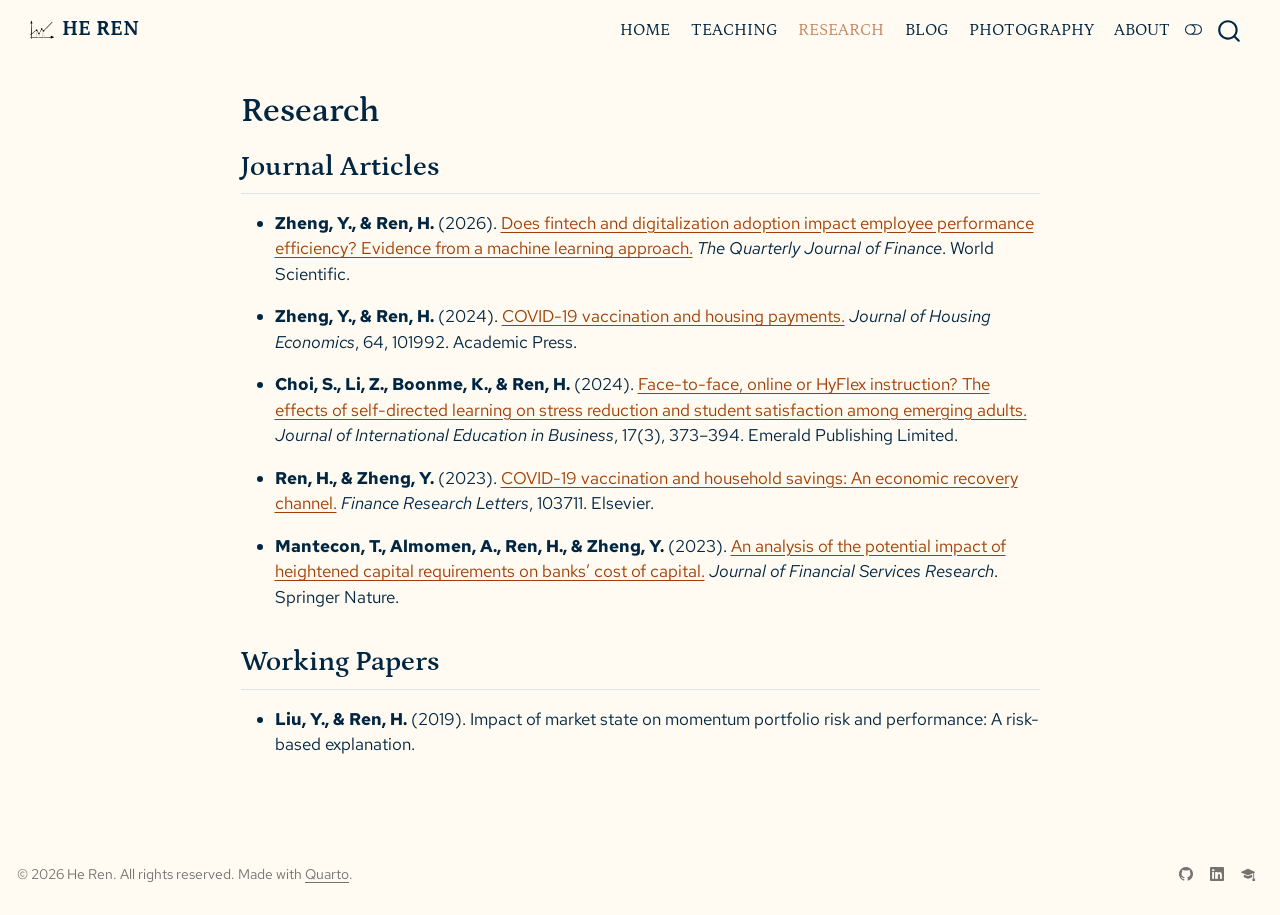
<file: research.html>
<!DOCTYPE html>
<html xmlns="http://www.w3.org/1999/xhtml" lang="en" xml:lang="en"><head>

<meta charset="utf-8">
<meta name="generator" content="quarto-1.7.32">

<meta name="viewport" content="width=device-width, initial-scale=1.0, user-scalable=yes">


<title>Research – HE REN</title>
<style>
code{white-space: pre-wrap;}
span.smallcaps{font-variant: small-caps;}
div.columns{display: flex; gap: min(4vw, 1.5em);}
div.column{flex: auto; overflow-x: auto;}
div.hanging-indent{margin-left: 1.5em; text-indent: -1.5em;}
ul.task-list{list-style: none;}
ul.task-list li input[type="checkbox"] {
  width: 0.8em;
  margin: 0 0.8em 0.2em -1em; /* quarto-specific, see https://github.com/quarto-dev/quarto-cli/issues/4556 */ 
  vertical-align: middle;
}
</style>


<script src="site_libs/quarto-nav/quarto-nav.js"></script>
<script src="site_libs/quarto-nav/headroom.min.js"></script>
<script src="site_libs/clipboard/clipboard.min.js"></script>
<script src="site_libs/quarto-search/autocomplete.umd.js"></script>
<script src="site_libs/quarto-search/fuse.min.js"></script>
<script src="site_libs/quarto-search/quarto-search.js"></script>
<meta name="quarto:offset" content="./">
<link href="./images/stock-2.svg" rel="icon" type="image/svg+xml">
<script src="site_libs/quarto-html/quarto.js" type="module"></script>
<script src="site_libs/quarto-html/tabsets/tabsets.js" type="module"></script>
<script src="site_libs/quarto-html/popper.min.js"></script>
<script src="site_libs/quarto-html/tippy.umd.min.js"></script>
<script src="site_libs/quarto-html/anchor.min.js"></script>
<link href="site_libs/quarto-html/tippy.css" rel="stylesheet">
<link href="site_libs/quarto-html/quarto-syntax-highlighting-d967bcf1f248e84ff9e3de7aac66bd8d.css" rel="stylesheet" class="quarto-color-scheme" id="quarto-text-highlighting-styles">
<link href="site_libs/quarto-html/quarto-syntax-highlighting-dark-2d93c1f1c239013447b74681546f8fe7.css" rel="stylesheet" class="quarto-color-scheme quarto-color-alternate" id="quarto-text-highlighting-styles">
<link href="site_libs/quarto-html/quarto-syntax-highlighting-d967bcf1f248e84ff9e3de7aac66bd8d.css" rel="stylesheet" class="quarto-color-scheme-extra" id="quarto-text-highlighting-styles">
<script src="site_libs/bootstrap/bootstrap.min.js"></script>
<link href="site_libs/bootstrap/bootstrap-icons.css" rel="stylesheet">
<link href="site_libs/bootstrap/bootstrap-2061d193c9ea48e5106358bb79406703.min.css" rel="stylesheet" append-hash="true" class="quarto-color-scheme" id="quarto-bootstrap" data-mode="light">
<link href="site_libs/bootstrap/bootstrap-dark-884b07a836e52ee2562001410c1299d7.min.css" rel="stylesheet" append-hash="true" class="quarto-color-scheme quarto-color-alternate" id="quarto-bootstrap" data-mode="dark">
<link href="site_libs/bootstrap/bootstrap-2061d193c9ea48e5106358bb79406703.min.css" rel="stylesheet" append-hash="true" class="quarto-color-scheme-extra" id="quarto-bootstrap" data-mode="light">
<script id="quarto-search-options" type="application/json">{
  "location": "navbar",
  "copy-button": false,
  "collapse-after": 3,
  "panel-placement": "end",
  "type": "overlay",
  "limit": 50,
  "keyboard-shortcut": [
    "f",
    "/",
    "s"
  ],
  "show-item-context": false,
  "language": {
    "search-no-results-text": "No results",
    "search-matching-documents-text": "matching documents",
    "search-copy-link-title": "Copy link to search",
    "search-hide-matches-text": "Hide additional matches",
    "search-more-match-text": "more match in this document",
    "search-more-matches-text": "more matches in this document",
    "search-clear-button-title": "Clear",
    "search-text-placeholder": "",
    "search-detached-cancel-button-title": "Cancel",
    "search-submit-button-title": "Submit",
    "search-label": "Search"
  }
}</script>
<link rel="preconnect" href="https://fonts.googleapis.com">
<link rel="preconnect" href="https://fonts.gstatic.com" crossorigin="">
<link href="https://fonts.googleapis.com/css2?family=Petrona:wght@400;500;700&amp;family=Red+Hat+Text:wght@400;500;700&amp;family=B612+Mono&amp;display=swap" rel="stylesheet">


<link rel="stylesheet" href="styles/styles.css">
</head>

<body class="nav-fixed fullcontent quarto-light"><script id="quarto-html-before-body" type="application/javascript">
    const toggleBodyColorMode = (bsSheetEl) => {
      const mode = bsSheetEl.getAttribute("data-mode");
      const bodyEl = window.document.querySelector("body");
      if (mode === "dark") {
        bodyEl.classList.add("quarto-dark");
        bodyEl.classList.remove("quarto-light");
      } else {
        bodyEl.classList.add("quarto-light");
        bodyEl.classList.remove("quarto-dark");
      }
    }
    const toggleBodyColorPrimary = () => {
      const bsSheetEl = window.document.querySelector("link#quarto-bootstrap:not([rel=disabled-stylesheet])");
      if (bsSheetEl) {
        toggleBodyColorMode(bsSheetEl);
      }
    }
    const setColorSchemeToggle = (alternate) => {
      const toggles = window.document.querySelectorAll('.quarto-color-scheme-toggle');
      for (let i=0; i < toggles.length; i++) {
        const toggle = toggles[i];
        if (toggle) {
          if (alternate) {
            toggle.classList.add("alternate");
          } else {
            toggle.classList.remove("alternate");
          }
        }
      }
    };
    const toggleColorMode = (alternate) => {
      // Switch the stylesheets
      const primaryStylesheets = window.document.querySelectorAll('link.quarto-color-scheme:not(.quarto-color-alternate)');
      const alternateStylesheets = window.document.querySelectorAll('link.quarto-color-scheme.quarto-color-alternate');
      manageTransitions('#quarto-margin-sidebar .nav-link', false);
      if (alternate) {
        // note: dark is layered on light, we don't disable primary!
        enableStylesheet(alternateStylesheets);
        for (const sheetNode of alternateStylesheets) {
          if (sheetNode.id === "quarto-bootstrap") {
            toggleBodyColorMode(sheetNode);
          }
        }
      } else {
        disableStylesheet(alternateStylesheets);
        enableStylesheet(primaryStylesheets)
        toggleBodyColorPrimary();
      }
      manageTransitions('#quarto-margin-sidebar .nav-link', true);
      // Switch the toggles
      setColorSchemeToggle(alternate)
      // Hack to workaround the fact that safari doesn't
      // properly recolor the scrollbar when toggling (#1455)
      if (navigator.userAgent.indexOf('Safari') > 0 && navigator.userAgent.indexOf('Chrome') == -1) {
        manageTransitions("body", false);
        window.scrollTo(0, 1);
        setTimeout(() => {
          window.scrollTo(0, 0);
          manageTransitions("body", true);
        }, 40);
      }
    }
    const disableStylesheet = (stylesheets) => {
      for (let i=0; i < stylesheets.length; i++) {
        const stylesheet = stylesheets[i];
        stylesheet.rel = 'disabled-stylesheet';
      }
    }
    const enableStylesheet = (stylesheets) => {
      for (let i=0; i < stylesheets.length; i++) {
        const stylesheet = stylesheets[i];
        if(stylesheet.rel !== 'stylesheet') { // for Chrome, which will still FOUC without this check
          stylesheet.rel = 'stylesheet';
        }
      }
    }
    const manageTransitions = (selector, allowTransitions) => {
      const els = window.document.querySelectorAll(selector);
      for (let i=0; i < els.length; i++) {
        const el = els[i];
        if (allowTransitions) {
          el.classList.remove('notransition');
        } else {
          el.classList.add('notransition');
        }
      }
    }
    const isFileUrl = () => {
      return window.location.protocol === 'file:';
    }
    const hasAlternateSentinel = () => {
      let styleSentinel = getColorSchemeSentinel();
      if (styleSentinel !== null) {
        return styleSentinel === "alternate";
      } else {
        return false;
      }
    }
    const setStyleSentinel = (alternate) => {
      const value = alternate ? "alternate" : "default";
      if (!isFileUrl()) {
        window.localStorage.setItem("quarto-color-scheme", value);
      } else {
        localAlternateSentinel = value;
      }
    }
    const getColorSchemeSentinel = () => {
      if (!isFileUrl()) {
        const storageValue = window.localStorage.getItem("quarto-color-scheme");
        return storageValue != null ? storageValue : localAlternateSentinel;
      } else {
        return localAlternateSentinel;
      }
    }
    const toggleGiscusIfUsed = (isAlternate, darkModeDefault) => {
      const baseTheme = document.querySelector('#giscus-base-theme')?.value ?? 'light';
      const alternateTheme = document.querySelector('#giscus-alt-theme')?.value ?? 'dark';
      let newTheme = '';
      if(authorPrefersDark) {
        newTheme = isAlternate ? baseTheme : alternateTheme;
      } else {
        newTheme = isAlternate ? alternateTheme : baseTheme;
      }
      const changeGiscusTheme = () => {
        // From: https://github.com/giscus/giscus/issues/336
        const sendMessage = (message) => {
          const iframe = document.querySelector('iframe.giscus-frame');
          if (!iframe) return;
          iframe.contentWindow.postMessage({ giscus: message }, 'https://giscus.app');
        }
        sendMessage({
          setConfig: {
            theme: newTheme
          }
        });
      }
      const isGiscussLoaded = window.document.querySelector('iframe.giscus-frame') !== null;
      if (isGiscussLoaded) {
        changeGiscusTheme();
      }
    };
    const authorPrefersDark = false;
    const darkModeDefault = authorPrefersDark;
      document.querySelector('link#quarto-text-highlighting-styles.quarto-color-scheme-extra').rel = 'disabled-stylesheet';
      document.querySelector('link#quarto-bootstrap.quarto-color-scheme-extra').rel = 'disabled-stylesheet';
    let localAlternateSentinel = darkModeDefault ? 'alternate' : 'default';
    // Dark / light mode switch
    window.quartoToggleColorScheme = () => {
      // Read the current dark / light value
      let toAlternate = !hasAlternateSentinel();
      toggleColorMode(toAlternate);
      setStyleSentinel(toAlternate);
      toggleGiscusIfUsed(toAlternate, darkModeDefault);
      window.dispatchEvent(new Event('resize'));
    };
    // Switch to dark mode if need be
    if (hasAlternateSentinel()) {
      toggleColorMode(true);
    } else {
      toggleColorMode(false);
    }
  </script>

<div id="quarto-search-results"></div>
  <header id="quarto-header" class="headroom fixed-top">
    <nav class="navbar navbar-expand-lg " data-bs-theme="dark">
      <div class="navbar-container container-fluid">
      <div class="navbar-brand-container mx-auto">
    <a href="./index.html" class="navbar-brand navbar-brand-logo">
    <img src="./images/stock-2.svg" alt="" class="navbar-logo">
    </a>
    <a class="navbar-brand" href="./index.html">
    <span class="navbar-title">HE REN</span>
    </a>
  </div>
            <div id="quarto-search" class="" title="Search"></div>
          <button class="navbar-toggler" type="button" data-bs-toggle="collapse" data-bs-target="#navbarCollapse" aria-controls="navbarCollapse" role="menu" aria-expanded="false" aria-label="Toggle navigation" onclick="if (window.quartoToggleHeadroom) { window.quartoToggleHeadroom(); }">
  <span class="navbar-toggler-icon"></span>
</button>
          <div class="collapse navbar-collapse" id="navbarCollapse">
            <ul class="navbar-nav navbar-nav-scroll ms-auto">
  <li class="nav-item">
    <a class="nav-link" href="./index.html"> 
<span class="menu-text">HOME</span></a>
  </li>  
  <li class="nav-item">
    <a class="nav-link" href="./teaching.html"> 
<span class="menu-text">TEACHING</span></a>
  </li>  
  <li class="nav-item">
    <a class="nav-link active" href="./research.html" aria-current="page"> 
<span class="menu-text">RESEARCH</span></a>
  </li>  
  <li class="nav-item">
    <a class="nav-link" href="./blog/index.html"> 
<span class="menu-text">BLOG</span></a>
  </li>  
  <li class="nav-item">
    <a class="nav-link" href="./photography.html"> 
<span class="menu-text">PHOTOGRAPHY</span></a>
  </li>  
  <li class="nav-item">
    <a class="nav-link" href="./about.html"> 
<span class="menu-text">ABOUT</span></a>
  </li>  
</ul>
          </div> <!-- /navcollapse -->
            <div class="quarto-navbar-tools">
  <a href="" class="quarto-color-scheme-toggle quarto-navigation-tool  px-1" onclick="window.quartoToggleColorScheme(); return false;" title="Toggle dark mode"><i class="bi"></i></a>
</div>
      </div> <!-- /container-fluid -->
    </nav>
</header>
<!-- content -->
<div id="quarto-content" class="quarto-container page-columns page-rows-contents page-layout-article page-navbar">
<!-- sidebar -->
<!-- margin-sidebar -->
    
<!-- main -->
<main class="content" id="quarto-document-content">


<header id="title-block-header" class="quarto-title-block default">
<div class="quarto-title">
<h1 class="title">Research</h1>
</div>



<div class="quarto-title-meta">

    
  
    
  </div>
  


</header>


<section id="journal-articles" class="level2">
<h2 class="anchored" data-anchor-id="journal-articles">Journal Articles</h2>
<ul>
<li><p><strong>Zheng, Y., &amp; Ren, H.</strong> (2026). <a href="https://www.worldscientific.com/doi/abs/10.1142/S2010139226500023">Does fintech and digitalization adoption impact employee performance efficiency? Evidence from a machine learning approach.</a> <em>The Quarterly Journal of Finance</em>. World Scientific.</p></li>
<li><p><strong>Zheng, Y., &amp; Ren, H.</strong> (2024). <a href="https://www.sciencedirect.com/science/article/pii/S1051137724000111">COVID-19 vaccination and housing payments.</a> <em>Journal of Housing Economics</em>, 64, 101992. Academic Press.</p></li>
<li><p><strong>Choi, S., Li, Z., Boonme, K., &amp; Ren, H.</strong> (2024). <a href="https://www.emerald.com/insight/content/doi/10.1108/JIEB-06-2023-0044/full/html">Face-to-face, online or HyFlex instruction? The effects of self-directed learning on stress reduction and student satisfaction among emerging adults.</a> <em>Journal of International Education in Business</em>, 17(3), 373–394. Emerald Publishing Limited.</p></li>
<li><p><strong>Ren, H., &amp; Zheng, Y.</strong> (2023). <a href="https://www.sciencedirect.com/science/article/pii/S1544612323000855">COVID-19 vaccination and household savings: An economic recovery channel.</a> <em>Finance Research Letters</em>, 103711. Elsevier.</p></li>
<li><p><strong>Mantecon, T., Almomen, A., Ren, H., &amp; Zheng, Y.</strong> (2023). <a href="https://link.springer.com/article/10.1007/s10693-023-00400-y">An analysis of the potential impact of heightened capital requirements on banks’ cost of capital.</a> <em>Journal of Financial Services Research</em>. Springer Nature.</p></li>
</ul>
</section>
<section id="working-papers" class="level2">
<h2 class="anchored" data-anchor-id="working-papers">Working Papers</h2>
<ul>
<li><strong>Liu, Y., &amp; Ren, H.</strong> (2019). Impact of market state on momentum portfolio risk and performance: A risk-based explanation.</li>
</ul>


</section>

</main> <!-- /main -->
<script id="quarto-html-after-body" type="application/javascript">
  window.document.addEventListener("DOMContentLoaded", function (event) {
    // Ensure there is a toggle, if there isn't float one in the top right
    if (window.document.querySelector('.quarto-color-scheme-toggle') === null) {
      const a = window.document.createElement('a');
      a.classList.add('top-right');
      a.classList.add('quarto-color-scheme-toggle');
      a.href = "";
      a.onclick = function() { try { window.quartoToggleColorScheme(); } catch {} return false; };
      const i = window.document.createElement("i");
      i.classList.add('bi');
      a.appendChild(i);
      window.document.body.appendChild(a);
    }
    setColorSchemeToggle(hasAlternateSentinel())
    const icon = "";
    const anchorJS = new window.AnchorJS();
    anchorJS.options = {
      placement: 'right',
      icon: icon
    };
    anchorJS.add('.anchored');
    const isCodeAnnotation = (el) => {
      for (const clz of el.classList) {
        if (clz.startsWith('code-annotation-')) {                     
          return true;
        }
      }
      return false;
    }
    const onCopySuccess = function(e) {
      // button target
      const button = e.trigger;
      // don't keep focus
      button.blur();
      // flash "checked"
      button.classList.add('code-copy-button-checked');
      var currentTitle = button.getAttribute("title");
      button.setAttribute("title", "Copied!");
      let tooltip;
      if (window.bootstrap) {
        button.setAttribute("data-bs-toggle", "tooltip");
        button.setAttribute("data-bs-placement", "left");
        button.setAttribute("data-bs-title", "Copied!");
        tooltip = new bootstrap.Tooltip(button, 
          { trigger: "manual", 
            customClass: "code-copy-button-tooltip",
            offset: [0, -8]});
        tooltip.show();    
      }
      setTimeout(function() {
        if (tooltip) {
          tooltip.hide();
          button.removeAttribute("data-bs-title");
          button.removeAttribute("data-bs-toggle");
          button.removeAttribute("data-bs-placement");
        }
        button.setAttribute("title", currentTitle);
        button.classList.remove('code-copy-button-checked');
      }, 1000);
      // clear code selection
      e.clearSelection();
    }
    const getTextToCopy = function(trigger) {
        const codeEl = trigger.previousElementSibling.cloneNode(true);
        for (const childEl of codeEl.children) {
          if (isCodeAnnotation(childEl)) {
            childEl.remove();
          }
        }
        return codeEl.innerText;
    }
    const clipboard = new window.ClipboardJS('.code-copy-button:not([data-in-quarto-modal])', {
      text: getTextToCopy
    });
    clipboard.on('success', onCopySuccess);
    if (window.document.getElementById('quarto-embedded-source-code-modal')) {
      const clipboardModal = new window.ClipboardJS('.code-copy-button[data-in-quarto-modal]', {
        text: getTextToCopy,
        container: window.document.getElementById('quarto-embedded-source-code-modal')
      });
      clipboardModal.on('success', onCopySuccess);
    }
      var localhostRegex = new RegExp(/^(?:http|https):\/\/localhost\:?[0-9]*\//);
      var mailtoRegex = new RegExp(/^mailto:/);
        var filterRegex = new RegExp("https:\/\/imrenhe\.github\.io");
      var isInternal = (href) => {
          return filterRegex.test(href) || localhostRegex.test(href) || mailtoRegex.test(href);
      }
      // Inspect non-navigation links and adorn them if external
     var links = window.document.querySelectorAll('a[href]:not(.nav-link):not(.navbar-brand):not(.toc-action):not(.sidebar-link):not(.sidebar-item-toggle):not(.pagination-link):not(.no-external):not([aria-hidden]):not(.dropdown-item):not(.quarto-navigation-tool):not(.about-link)');
      for (var i=0; i<links.length; i++) {
        const link = links[i];
        if (!isInternal(link.href)) {
          // undo the damage that might have been done by quarto-nav.js in the case of
          // links that we want to consider external
          if (link.dataset.originalHref !== undefined) {
            link.href = link.dataset.originalHref;
          }
        }
      }
    function tippyHover(el, contentFn, onTriggerFn, onUntriggerFn) {
      const config = {
        allowHTML: true,
        maxWidth: 500,
        delay: 100,
        arrow: false,
        appendTo: function(el) {
            return el.parentElement;
        },
        interactive: true,
        interactiveBorder: 10,
        theme: 'quarto',
        placement: 'bottom-start',
      };
      if (contentFn) {
        config.content = contentFn;
      }
      if (onTriggerFn) {
        config.onTrigger = onTriggerFn;
      }
      if (onUntriggerFn) {
        config.onUntrigger = onUntriggerFn;
      }
      window.tippy(el, config); 
    }
    const noterefs = window.document.querySelectorAll('a[role="doc-noteref"]');
    for (var i=0; i<noterefs.length; i++) {
      const ref = noterefs[i];
      tippyHover(ref, function() {
        // use id or data attribute instead here
        let href = ref.getAttribute('data-footnote-href') || ref.getAttribute('href');
        try { href = new URL(href).hash; } catch {}
        const id = href.replace(/^#\/?/, "");
        const note = window.document.getElementById(id);
        if (note) {
          return note.innerHTML;
        } else {
          return "";
        }
      });
    }
    const xrefs = window.document.querySelectorAll('a.quarto-xref');
    const processXRef = (id, note) => {
      // Strip column container classes
      const stripColumnClz = (el) => {
        el.classList.remove("page-full", "page-columns");
        if (el.children) {
          for (const child of el.children) {
            stripColumnClz(child);
          }
        }
      }
      stripColumnClz(note)
      if (id === null || id.startsWith('sec-')) {
        // Special case sections, only their first couple elements
        const container = document.createElement("div");
        if (note.children && note.children.length > 2) {
          container.appendChild(note.children[0].cloneNode(true));
          for (let i = 1; i < note.children.length; i++) {
            const child = note.children[i];
            if (child.tagName === "P" && child.innerText === "") {
              continue;
            } else {
              container.appendChild(child.cloneNode(true));
              break;
            }
          }
          if (window.Quarto?.typesetMath) {
            window.Quarto.typesetMath(container);
          }
          return container.innerHTML
        } else {
          if (window.Quarto?.typesetMath) {
            window.Quarto.typesetMath(note);
          }
          return note.innerHTML;
        }
      } else {
        // Remove any anchor links if they are present
        const anchorLink = note.querySelector('a.anchorjs-link');
        if (anchorLink) {
          anchorLink.remove();
        }
        if (window.Quarto?.typesetMath) {
          window.Quarto.typesetMath(note);
        }
        if (note.classList.contains("callout")) {
          return note.outerHTML;
        } else {
          return note.innerHTML;
        }
      }
    }
    for (var i=0; i<xrefs.length; i++) {
      const xref = xrefs[i];
      tippyHover(xref, undefined, function(instance) {
        instance.disable();
        let url = xref.getAttribute('href');
        let hash = undefined; 
        if (url.startsWith('#')) {
          hash = url;
        } else {
          try { hash = new URL(url).hash; } catch {}
        }
        if (hash) {
          const id = hash.replace(/^#\/?/, "");
          const note = window.document.getElementById(id);
          if (note !== null) {
            try {
              const html = processXRef(id, note.cloneNode(true));
              instance.setContent(html);
            } finally {
              instance.enable();
              instance.show();
            }
          } else {
            // See if we can fetch this
            fetch(url.split('#')[0])
            .then(res => res.text())
            .then(html => {
              const parser = new DOMParser();
              const htmlDoc = parser.parseFromString(html, "text/html");
              const note = htmlDoc.getElementById(id);
              if (note !== null) {
                const html = processXRef(id, note);
                instance.setContent(html);
              } 
            }).finally(() => {
              instance.enable();
              instance.show();
            });
          }
        } else {
          // See if we can fetch a full url (with no hash to target)
          // This is a special case and we should probably do some content thinning / targeting
          fetch(url)
          .then(res => res.text())
          .then(html => {
            const parser = new DOMParser();
            const htmlDoc = parser.parseFromString(html, "text/html");
            const note = htmlDoc.querySelector('main.content');
            if (note !== null) {
              // This should only happen for chapter cross references
              // (since there is no id in the URL)
              // remove the first header
              if (note.children.length > 0 && note.children[0].tagName === "HEADER") {
                note.children[0].remove();
              }
              const html = processXRef(null, note);
              instance.setContent(html);
            } 
          }).finally(() => {
            instance.enable();
            instance.show();
          });
        }
      }, function(instance) {
      });
    }
        let selectedAnnoteEl;
        const selectorForAnnotation = ( cell, annotation) => {
          let cellAttr = 'data-code-cell="' + cell + '"';
          let lineAttr = 'data-code-annotation="' +  annotation + '"';
          const selector = 'span[' + cellAttr + '][' + lineAttr + ']';
          return selector;
        }
        const selectCodeLines = (annoteEl) => {
          const doc = window.document;
          const targetCell = annoteEl.getAttribute("data-target-cell");
          const targetAnnotation = annoteEl.getAttribute("data-target-annotation");
          const annoteSpan = window.document.querySelector(selectorForAnnotation(targetCell, targetAnnotation));
          const lines = annoteSpan.getAttribute("data-code-lines").split(",");
          const lineIds = lines.map((line) => {
            return targetCell + "-" + line;
          })
          let top = null;
          let height = null;
          let parent = null;
          if (lineIds.length > 0) {
              //compute the position of the single el (top and bottom and make a div)
              const el = window.document.getElementById(lineIds[0]);
              top = el.offsetTop;
              height = el.offsetHeight;
              parent = el.parentElement.parentElement;
            if (lineIds.length > 1) {
              const lastEl = window.document.getElementById(lineIds[lineIds.length - 1]);
              const bottom = lastEl.offsetTop + lastEl.offsetHeight;
              height = bottom - top;
            }
            if (top !== null && height !== null && parent !== null) {
              // cook up a div (if necessary) and position it 
              let div = window.document.getElementById("code-annotation-line-highlight");
              if (div === null) {
                div = window.document.createElement("div");
                div.setAttribute("id", "code-annotation-line-highlight");
                div.style.position = 'absolute';
                parent.appendChild(div);
              }
              div.style.top = top - 2 + "px";
              div.style.height = height + 4 + "px";
              div.style.left = 0;
              let gutterDiv = window.document.getElementById("code-annotation-line-highlight-gutter");
              if (gutterDiv === null) {
                gutterDiv = window.document.createElement("div");
                gutterDiv.setAttribute("id", "code-annotation-line-highlight-gutter");
                gutterDiv.style.position = 'absolute';
                const codeCell = window.document.getElementById(targetCell);
                const gutter = codeCell.querySelector('.code-annotation-gutter');
                gutter.appendChild(gutterDiv);
              }
              gutterDiv.style.top = top - 2 + "px";
              gutterDiv.style.height = height + 4 + "px";
            }
            selectedAnnoteEl = annoteEl;
          }
        };
        const unselectCodeLines = () => {
          const elementsIds = ["code-annotation-line-highlight", "code-annotation-line-highlight-gutter"];
          elementsIds.forEach((elId) => {
            const div = window.document.getElementById(elId);
            if (div) {
              div.remove();
            }
          });
          selectedAnnoteEl = undefined;
        };
          // Handle positioning of the toggle
      window.addEventListener(
        "resize",
        throttle(() => {
          elRect = undefined;
          if (selectedAnnoteEl) {
            selectCodeLines(selectedAnnoteEl);
          }
        }, 10)
      );
      function throttle(fn, ms) {
      let throttle = false;
      let timer;
        return (...args) => {
          if(!throttle) { // first call gets through
              fn.apply(this, args);
              throttle = true;
          } else { // all the others get throttled
              if(timer) clearTimeout(timer); // cancel #2
              timer = setTimeout(() => {
                fn.apply(this, args);
                timer = throttle = false;
              }, ms);
          }
        };
      }
        // Attach click handler to the DT
        const annoteDls = window.document.querySelectorAll('dt[data-target-cell]');
        for (const annoteDlNode of annoteDls) {
          annoteDlNode.addEventListener('click', (event) => {
            const clickedEl = event.target;
            if (clickedEl !== selectedAnnoteEl) {
              unselectCodeLines();
              const activeEl = window.document.querySelector('dt[data-target-cell].code-annotation-active');
              if (activeEl) {
                activeEl.classList.remove('code-annotation-active');
              }
              selectCodeLines(clickedEl);
              clickedEl.classList.add('code-annotation-active');
            } else {
              // Unselect the line
              unselectCodeLines();
              clickedEl.classList.remove('code-annotation-active');
            }
          });
        }
    const findCites = (el) => {
      const parentEl = el.parentElement;
      if (parentEl) {
        const cites = parentEl.dataset.cites;
        if (cites) {
          return {
            el,
            cites: cites.split(' ')
          };
        } else {
          return findCites(el.parentElement)
        }
      } else {
        return undefined;
      }
    };
    var bibliorefs = window.document.querySelectorAll('a[role="doc-biblioref"]');
    for (var i=0; i<bibliorefs.length; i++) {
      const ref = bibliorefs[i];
      const citeInfo = findCites(ref);
      if (citeInfo) {
        tippyHover(citeInfo.el, function() {
          var popup = window.document.createElement('div');
          citeInfo.cites.forEach(function(cite) {
            var citeDiv = window.document.createElement('div');
            citeDiv.classList.add('hanging-indent');
            citeDiv.classList.add('csl-entry');
            var biblioDiv = window.document.getElementById('ref-' + cite);
            if (biblioDiv) {
              citeDiv.innerHTML = biblioDiv.innerHTML;
            }
            popup.appendChild(citeDiv);
          });
          return popup.innerHTML;
        });
      }
    }
  });
  </script>
</div> <!-- /content -->
<footer class="footer">
  <div class="nav-footer">
    <div class="nav-footer-left">
<p>© 2026 He Ren. All rights reserved. Made with <a href="https://quarto.org">Quarto</a>.</p>
</div>   
    <div class="nav-footer-center">
      &nbsp;
    </div>
    <div class="nav-footer-right">
      <ul class="footer-items list-unstyled">
    <li class="nav-item compact">
    <a class="nav-link" href="https://github.com/imrenhe">
      <i class="bi bi-github" role="img">
</i> 
    </a>
  </li>  
    <li class="nav-item compact">
    <a class="nav-link" href="https://www.linkedin.com/in/imrenhe/">
      <i class="bi bi-linkedin" role="img">
</i> 
    </a>
  </li>  
    <li class="nav-item compact">
    <a class="nav-link" href="https://scholar.google.com/citations?user=POuWIfYAAAAJ&amp;hl=en">
      <i class="bi bi-mortarboard-fill" role="img">
</i> 
    </a>
  </li>  
</ul>
    </div>
  </div>
</footer>




</body></html>
</file>
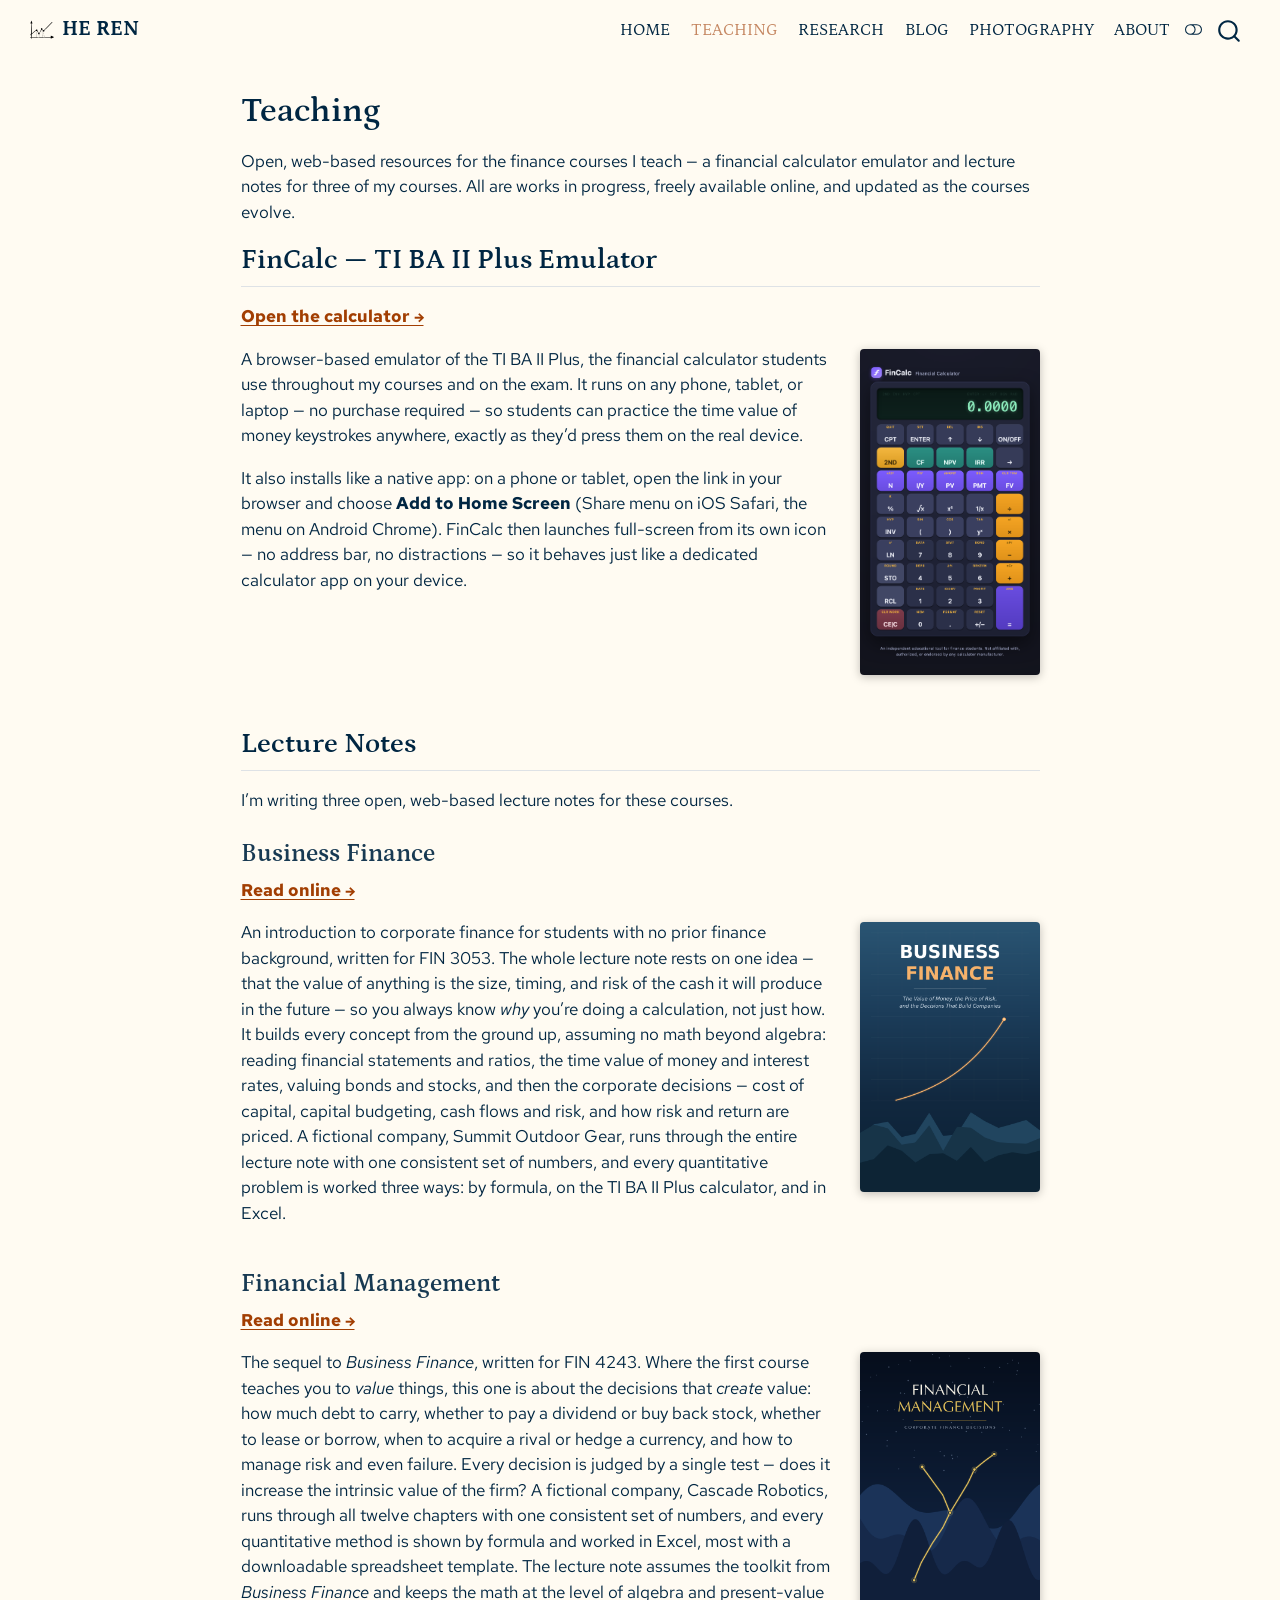
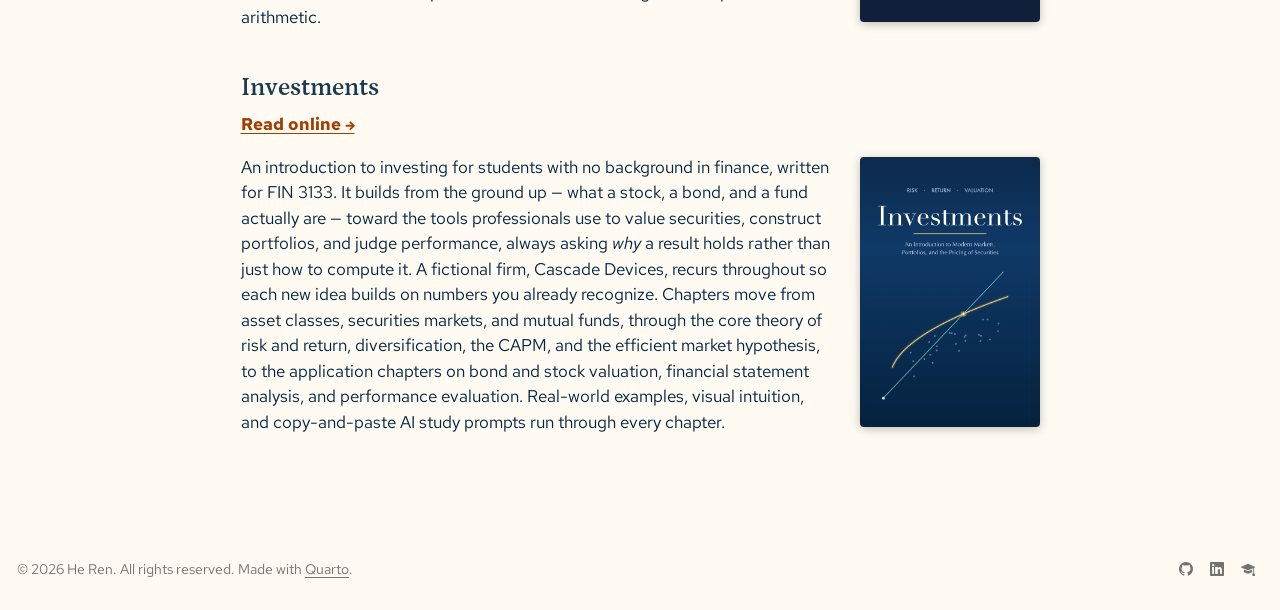
<file: teaching.html>
<!DOCTYPE html>
<html xmlns="http://www.w3.org/1999/xhtml" lang="en" xml:lang="en"><head>

<meta charset="utf-8">
<meta name="generator" content="quarto-1.7.32">

<meta name="viewport" content="width=device-width, initial-scale=1.0, user-scalable=yes">


<title>Teaching – HE REN</title>
<style>
code{white-space: pre-wrap;}
span.smallcaps{font-variant: small-caps;}
div.columns{display: flex; gap: min(4vw, 1.5em);}
div.column{flex: auto; overflow-x: auto;}
div.hanging-indent{margin-left: 1.5em; text-indent: -1.5em;}
ul.task-list{list-style: none;}
ul.task-list li input[type="checkbox"] {
  width: 0.8em;
  margin: 0 0.8em 0.2em -1em; /* quarto-specific, see https://github.com/quarto-dev/quarto-cli/issues/4556 */ 
  vertical-align: middle;
}
</style>


<script src="site_libs/quarto-nav/quarto-nav.js"></script>
<script src="site_libs/quarto-nav/headroom.min.js"></script>
<script src="site_libs/clipboard/clipboard.min.js"></script>
<script src="site_libs/quarto-search/autocomplete.umd.js"></script>
<script src="site_libs/quarto-search/fuse.min.js"></script>
<script src="site_libs/quarto-search/quarto-search.js"></script>
<meta name="quarto:offset" content="./">
<link href="./images/stock-2.svg" rel="icon" type="image/svg+xml">
<script src="site_libs/quarto-html/quarto.js" type="module"></script>
<script src="site_libs/quarto-html/tabsets/tabsets.js" type="module"></script>
<script src="site_libs/quarto-html/popper.min.js"></script>
<script src="site_libs/quarto-html/tippy.umd.min.js"></script>
<script src="site_libs/quarto-html/anchor.min.js"></script>
<link href="site_libs/quarto-html/tippy.css" rel="stylesheet">
<link href="site_libs/quarto-html/quarto-syntax-highlighting-d967bcf1f248e84ff9e3de7aac66bd8d.css" rel="stylesheet" class="quarto-color-scheme" id="quarto-text-highlighting-styles">
<link href="site_libs/quarto-html/quarto-syntax-highlighting-dark-2d93c1f1c239013447b74681546f8fe7.css" rel="stylesheet" class="quarto-color-scheme quarto-color-alternate" id="quarto-text-highlighting-styles">
<link href="site_libs/quarto-html/quarto-syntax-highlighting-d967bcf1f248e84ff9e3de7aac66bd8d.css" rel="stylesheet" class="quarto-color-scheme-extra" id="quarto-text-highlighting-styles">
<script src="site_libs/bootstrap/bootstrap.min.js"></script>
<link href="site_libs/bootstrap/bootstrap-icons.css" rel="stylesheet">
<link href="site_libs/bootstrap/bootstrap-2061d193c9ea48e5106358bb79406703.min.css" rel="stylesheet" append-hash="true" class="quarto-color-scheme" id="quarto-bootstrap" data-mode="light">
<link href="site_libs/bootstrap/bootstrap-dark-884b07a836e52ee2562001410c1299d7.min.css" rel="stylesheet" append-hash="true" class="quarto-color-scheme quarto-color-alternate" id="quarto-bootstrap" data-mode="dark">
<link href="site_libs/bootstrap/bootstrap-2061d193c9ea48e5106358bb79406703.min.css" rel="stylesheet" append-hash="true" class="quarto-color-scheme-extra" id="quarto-bootstrap" data-mode="light">
<script id="quarto-search-options" type="application/json">{
  "location": "navbar",
  "copy-button": false,
  "collapse-after": 3,
  "panel-placement": "end",
  "type": "overlay",
  "limit": 50,
  "keyboard-shortcut": [
    "f",
    "/",
    "s"
  ],
  "show-item-context": false,
  "language": {
    "search-no-results-text": "No results",
    "search-matching-documents-text": "matching documents",
    "search-copy-link-title": "Copy link to search",
    "search-hide-matches-text": "Hide additional matches",
    "search-more-match-text": "more match in this document",
    "search-more-matches-text": "more matches in this document",
    "search-clear-button-title": "Clear",
    "search-text-placeholder": "",
    "search-detached-cancel-button-title": "Cancel",
    "search-submit-button-title": "Submit",
    "search-label": "Search"
  }
}</script>
<link rel="preconnect" href="https://fonts.googleapis.com">
<link rel="preconnect" href="https://fonts.gstatic.com" crossorigin="">
<link href="https://fonts.googleapis.com/css2?family=Petrona:wght@400;500;700&amp;family=Red+Hat+Text:wght@400;500;700&amp;family=B612+Mono&amp;display=swap" rel="stylesheet">


<link rel="stylesheet" href="styles/styles.css">
</head>

<body class="nav-fixed fullcontent quarto-light"><script id="quarto-html-before-body" type="application/javascript">
    const toggleBodyColorMode = (bsSheetEl) => {
      const mode = bsSheetEl.getAttribute("data-mode");
      const bodyEl = window.document.querySelector("body");
      if (mode === "dark") {
        bodyEl.classList.add("quarto-dark");
        bodyEl.classList.remove("quarto-light");
      } else {
        bodyEl.classList.add("quarto-light");
        bodyEl.classList.remove("quarto-dark");
      }
    }
    const toggleBodyColorPrimary = () => {
      const bsSheetEl = window.document.querySelector("link#quarto-bootstrap:not([rel=disabled-stylesheet])");
      if (bsSheetEl) {
        toggleBodyColorMode(bsSheetEl);
      }
    }
    const setColorSchemeToggle = (alternate) => {
      const toggles = window.document.querySelectorAll('.quarto-color-scheme-toggle');
      for (let i=0; i < toggles.length; i++) {
        const toggle = toggles[i];
        if (toggle) {
          if (alternate) {
            toggle.classList.add("alternate");
          } else {
            toggle.classList.remove("alternate");
          }
        }
      }
    };
    const toggleColorMode = (alternate) => {
      // Switch the stylesheets
      const primaryStylesheets = window.document.querySelectorAll('link.quarto-color-scheme:not(.quarto-color-alternate)');
      const alternateStylesheets = window.document.querySelectorAll('link.quarto-color-scheme.quarto-color-alternate');
      manageTransitions('#quarto-margin-sidebar .nav-link', false);
      if (alternate) {
        // note: dark is layered on light, we don't disable primary!
        enableStylesheet(alternateStylesheets);
        for (const sheetNode of alternateStylesheets) {
          if (sheetNode.id === "quarto-bootstrap") {
            toggleBodyColorMode(sheetNode);
          }
        }
      } else {
        disableStylesheet(alternateStylesheets);
        enableStylesheet(primaryStylesheets)
        toggleBodyColorPrimary();
      }
      manageTransitions('#quarto-margin-sidebar .nav-link', true);
      // Switch the toggles
      setColorSchemeToggle(alternate)
      // Hack to workaround the fact that safari doesn't
      // properly recolor the scrollbar when toggling (#1455)
      if (navigator.userAgent.indexOf('Safari') > 0 && navigator.userAgent.indexOf('Chrome') == -1) {
        manageTransitions("body", false);
        window.scrollTo(0, 1);
        setTimeout(() => {
          window.scrollTo(0, 0);
          manageTransitions("body", true);
        }, 40);
      }
    }
    const disableStylesheet = (stylesheets) => {
      for (let i=0; i < stylesheets.length; i++) {
        const stylesheet = stylesheets[i];
        stylesheet.rel = 'disabled-stylesheet';
      }
    }
    const enableStylesheet = (stylesheets) => {
      for (let i=0; i < stylesheets.length; i++) {
        const stylesheet = stylesheets[i];
        if(stylesheet.rel !== 'stylesheet') { // for Chrome, which will still FOUC without this check
          stylesheet.rel = 'stylesheet';
        }
      }
    }
    const manageTransitions = (selector, allowTransitions) => {
      const els = window.document.querySelectorAll(selector);
      for (let i=0; i < els.length; i++) {
        const el = els[i];
        if (allowTransitions) {
          el.classList.remove('notransition');
        } else {
          el.classList.add('notransition');
        }
      }
    }
    const isFileUrl = () => {
      return window.location.protocol === 'file:';
    }
    const hasAlternateSentinel = () => {
      let styleSentinel = getColorSchemeSentinel();
      if (styleSentinel !== null) {
        return styleSentinel === "alternate";
      } else {
        return false;
      }
    }
    const setStyleSentinel = (alternate) => {
      const value = alternate ? "alternate" : "default";
      if (!isFileUrl()) {
        window.localStorage.setItem("quarto-color-scheme", value);
      } else {
        localAlternateSentinel = value;
      }
    }
    const getColorSchemeSentinel = () => {
      if (!isFileUrl()) {
        const storageValue = window.localStorage.getItem("quarto-color-scheme");
        return storageValue != null ? storageValue : localAlternateSentinel;
      } else {
        return localAlternateSentinel;
      }
    }
    const toggleGiscusIfUsed = (isAlternate, darkModeDefault) => {
      const baseTheme = document.querySelector('#giscus-base-theme')?.value ?? 'light';
      const alternateTheme = document.querySelector('#giscus-alt-theme')?.value ?? 'dark';
      let newTheme = '';
      if(authorPrefersDark) {
        newTheme = isAlternate ? baseTheme : alternateTheme;
      } else {
        newTheme = isAlternate ? alternateTheme : baseTheme;
      }
      const changeGiscusTheme = () => {
        // From: https://github.com/giscus/giscus/issues/336
        const sendMessage = (message) => {
          const iframe = document.querySelector('iframe.giscus-frame');
          if (!iframe) return;
          iframe.contentWindow.postMessage({ giscus: message }, 'https://giscus.app');
        }
        sendMessage({
          setConfig: {
            theme: newTheme
          }
        });
      }
      const isGiscussLoaded = window.document.querySelector('iframe.giscus-frame') !== null;
      if (isGiscussLoaded) {
        changeGiscusTheme();
      }
    };
    const authorPrefersDark = false;
    const darkModeDefault = authorPrefersDark;
      document.querySelector('link#quarto-text-highlighting-styles.quarto-color-scheme-extra').rel = 'disabled-stylesheet';
      document.querySelector('link#quarto-bootstrap.quarto-color-scheme-extra').rel = 'disabled-stylesheet';
    let localAlternateSentinel = darkModeDefault ? 'alternate' : 'default';
    // Dark / light mode switch
    window.quartoToggleColorScheme = () => {
      // Read the current dark / light value
      let toAlternate = !hasAlternateSentinel();
      toggleColorMode(toAlternate);
      setStyleSentinel(toAlternate);
      toggleGiscusIfUsed(toAlternate, darkModeDefault);
      window.dispatchEvent(new Event('resize'));
    };
    // Switch to dark mode if need be
    if (hasAlternateSentinel()) {
      toggleColorMode(true);
    } else {
      toggleColorMode(false);
    }
  </script>

<div id="quarto-search-results"></div>
  <header id="quarto-header" class="headroom fixed-top">
    <nav class="navbar navbar-expand-lg " data-bs-theme="dark">
      <div class="navbar-container container-fluid">
      <div class="navbar-brand-container mx-auto">
    <a href="./index.html" class="navbar-brand navbar-brand-logo">
    <img src="./images/stock-2.svg" alt="" class="navbar-logo">
    </a>
    <a class="navbar-brand" href="./index.html">
    <span class="navbar-title">HE REN</span>
    </a>
  </div>
            <div id="quarto-search" class="" title="Search"></div>
          <button class="navbar-toggler" type="button" data-bs-toggle="collapse" data-bs-target="#navbarCollapse" aria-controls="navbarCollapse" role="menu" aria-expanded="false" aria-label="Toggle navigation" onclick="if (window.quartoToggleHeadroom) { window.quartoToggleHeadroom(); }">
  <span class="navbar-toggler-icon"></span>
</button>
          <div class="collapse navbar-collapse" id="navbarCollapse">
            <ul class="navbar-nav navbar-nav-scroll ms-auto">
  <li class="nav-item">
    <a class="nav-link" href="./index.html"> 
<span class="menu-text">HOME</span></a>
  </li>  
  <li class="nav-item">
    <a class="nav-link active" href="./teaching.html" aria-current="page"> 
<span class="menu-text">TEACHING</span></a>
  </li>  
  <li class="nav-item">
    <a class="nav-link" href="./research.html"> 
<span class="menu-text">RESEARCH</span></a>
  </li>  
  <li class="nav-item">
    <a class="nav-link" href="./blog/index.html"> 
<span class="menu-text">BLOG</span></a>
  </li>  
  <li class="nav-item">
    <a class="nav-link" href="./photography.html"> 
<span class="menu-text">PHOTOGRAPHY</span></a>
  </li>  
  <li class="nav-item">
    <a class="nav-link" href="./about.html"> 
<span class="menu-text">ABOUT</span></a>
  </li>  
</ul>
          </div> <!-- /navcollapse -->
            <div class="quarto-navbar-tools">
  <a href="" class="quarto-color-scheme-toggle quarto-navigation-tool  px-1" onclick="window.quartoToggleColorScheme(); return false;" title="Toggle dark mode"><i class="bi"></i></a>
</div>
      </div> <!-- /container-fluid -->
    </nav>
</header>
<!-- content -->
<div id="quarto-content" class="quarto-container page-columns page-rows-contents page-layout-article page-navbar">
<!-- sidebar -->
<!-- margin-sidebar -->
    
<!-- main -->
<main class="content" id="quarto-document-content">


<header id="title-block-header" class="quarto-title-block default">
<div class="quarto-title">
<h1 class="title">Teaching</h1>
</div>



<div class="quarto-title-meta">

    
  
    
  </div>
  


</header>


<p>Open, web-based resources for the finance courses I teach — a financial calculator emulator and lecture notes for three of my courses. All are works in progress, freely available online, and updated as the courses evolve.</p>
<section id="fincalc-ti-ba-ii-plus-emulator" class="level2">
<h2 class="anchored" data-anchor-id="fincalc-ti-ba-ii-plus-emulator">FinCalc — TI BA II Plus Emulator</h2>
<div class="book-entry">
<div class="book-blurb">
<p><a href="https://imrenhe.github.io/ba-ii-plus-emu/" target="_blank" rel="noopener"><strong>Open the calculator →</strong></a></p>
<p>A browser-based emulator of the TI BA II Plus, the financial calculator students use throughout my courses and on the exam. It runs on any phone, tablet, or laptop — no purchase required — so students can practice the time value of money keystrokes anywhere, exactly as they’d press them on the real device.</p>
<p>It also installs like a native app: on a phone or tablet, open the link in your browser and choose <strong>Add to Home Screen</strong> (Share menu on iOS Safari, the menu on Android Chrome). FinCalc then launches full-screen from its own icon — no address bar, no distractions — so it behaves just like a dedicated calculator app on your device.</p>
</div>
<p><a href="https://imrenhe.github.io/ba-ii-plus-emu/" target="_blank" rel="noopener" class="book-cover-link"><img src="images/fincalc.png" alt="FinCalc TI BA II Plus emulator" class="book-cover"></a></p>
</div>
</section>
<section id="lecture-notes" class="level2">
<h2 class="anchored" data-anchor-id="lecture-notes">Lecture Notes</h2>
<p>I’m writing three open, web-based lecture notes for these courses.</p>
<section id="business-finance" class="level3">
<h3 class="anchored" data-anchor-id="business-finance">Business Finance</h3>
<div class="book-entry">
<div class="book-blurb">
<p><a href="https://imrenhe.github.io/fin3053-business-finance-book/" target="_blank" rel="noopener"><strong>Read online →</strong></a></p>
<p>An introduction to corporate finance for students with no prior finance background, written for FIN 3053. The whole lecture note rests on one idea — that the value of anything is the size, timing, and risk of the cash it will produce in the future — so you always know <em>why</em> you’re doing a calculation, not just how. It builds every concept from the ground up, assuming no math beyond algebra: reading financial statements and ratios, the time value of money and interest rates, valuing bonds and stocks, and then the corporate decisions — cost of capital, capital budgeting, cash flows and risk, and how risk and return are priced. A fictional company, Summit Outdoor Gear, runs through the entire lecture note with one consistent set of numbers, and every quantitative problem is worked three ways: by formula, on the TI BA II Plus calculator, and in Excel.</p>
</div>
<p><a href="https://imrenhe.github.io/fin3053-business-finance-book/" target="_blank" rel="noopener" class="book-cover-link"><img src="images/cover-business-finance.png" alt="Business Finance book cover" class="book-cover"></a></p>
</div>
</section>
<section id="financial-management" class="level3">
<h3 class="anchored" data-anchor-id="financial-management">Financial Management</h3>
<div class="book-entry">
<div class="book-blurb">
<p><a href="https://imrenhe.github.io/fin4243-financial-management-book/" target="_blank" rel="noopener"><strong>Read online →</strong></a></p>
<p>The sequel to <em>Business Finance</em>, written for FIN 4243. Where the first course teaches you to <em>value</em> things, this one is about the decisions that <em>create</em> value: how much debt to carry, whether to pay a dividend or buy back stock, whether to lease or borrow, when to acquire a rival or hedge a currency, and how to manage risk and even failure. Every decision is judged by a single test — does it increase the intrinsic value of the firm? A fictional company, Cascade Robotics, runs through all twelve chapters with one consistent set of numbers, and every quantitative method is shown by formula and worked in Excel, most with a downloadable spreadsheet template. The lecture note assumes the toolkit from <em>Business Finance</em> and keeps the math at the level of algebra and present-value arithmetic.</p>
</div>
<p><a href="https://imrenhe.github.io/fin4243-financial-management-book/" target="_blank" rel="noopener" class="book-cover-link"><img src="images/cover-financial-management.png" alt="Financial Management book cover" class="book-cover"></a></p>
</div>
</section>
<section id="investments" class="level3">
<h3 class="anchored" data-anchor-id="investments">Investments</h3>
<div class="book-entry">
<div class="book-blurb">
<p><a href="https://imrenhe.github.io/fin3133-investments-book/" target="_blank" rel="noopener"><strong>Read online →</strong></a></p>
<p>An introduction to investing for students with no background in finance, written for FIN 3133. It builds from the ground up — what a stock, a bond, and a fund actually are — toward the tools professionals use to value securities, construct portfolios, and judge performance, always asking <em>why</em> a result holds rather than just how to compute it. A fictional firm, Cascade Devices, recurs throughout so each new idea builds on numbers you already recognize. Chapters move from asset classes, securities markets, and mutual funds, through the core theory of risk and return, diversification, the CAPM, and the efficient market hypothesis, to the application chapters on bond and stock valuation, financial statement analysis, and performance evaluation. Real-world examples, visual intuition, and copy-and-paste AI study prompts run through every chapter.</p>
</div>
<p><a href="https://imrenhe.github.io/fin3133-investments-book/" target="_blank" rel="noopener" class="book-cover-link"><img src="images/cover-investments.png" alt="Investments book cover" class="book-cover"></a></p>
</div>
<p> </p>


</section>
</section>

</main> <!-- /main -->
<script id="quarto-html-after-body" type="application/javascript">
  window.document.addEventListener("DOMContentLoaded", function (event) {
    // Ensure there is a toggle, if there isn't float one in the top right
    if (window.document.querySelector('.quarto-color-scheme-toggle') === null) {
      const a = window.document.createElement('a');
      a.classList.add('top-right');
      a.classList.add('quarto-color-scheme-toggle');
      a.href = "";
      a.onclick = function() { try { window.quartoToggleColorScheme(); } catch {} return false; };
      const i = window.document.createElement("i");
      i.classList.add('bi');
      a.appendChild(i);
      window.document.body.appendChild(a);
    }
    setColorSchemeToggle(hasAlternateSentinel())
    const icon = "";
    const anchorJS = new window.AnchorJS();
    anchorJS.options = {
      placement: 'right',
      icon: icon
    };
    anchorJS.add('.anchored');
    const isCodeAnnotation = (el) => {
      for (const clz of el.classList) {
        if (clz.startsWith('code-annotation-')) {                     
          return true;
        }
      }
      return false;
    }
    const onCopySuccess = function(e) {
      // button target
      const button = e.trigger;
      // don't keep focus
      button.blur();
      // flash "checked"
      button.classList.add('code-copy-button-checked');
      var currentTitle = button.getAttribute("title");
      button.setAttribute("title", "Copied!");
      let tooltip;
      if (window.bootstrap) {
        button.setAttribute("data-bs-toggle", "tooltip");
        button.setAttribute("data-bs-placement", "left");
        button.setAttribute("data-bs-title", "Copied!");
        tooltip = new bootstrap.Tooltip(button, 
          { trigger: "manual", 
            customClass: "code-copy-button-tooltip",
            offset: [0, -8]});
        tooltip.show();    
      }
      setTimeout(function() {
        if (tooltip) {
          tooltip.hide();
          button.removeAttribute("data-bs-title");
          button.removeAttribute("data-bs-toggle");
          button.removeAttribute("data-bs-placement");
        }
        button.setAttribute("title", currentTitle);
        button.classList.remove('code-copy-button-checked');
      }, 1000);
      // clear code selection
      e.clearSelection();
    }
    const getTextToCopy = function(trigger) {
        const codeEl = trigger.previousElementSibling.cloneNode(true);
        for (const childEl of codeEl.children) {
          if (isCodeAnnotation(childEl)) {
            childEl.remove();
          }
        }
        return codeEl.innerText;
    }
    const clipboard = new window.ClipboardJS('.code-copy-button:not([data-in-quarto-modal])', {
      text: getTextToCopy
    });
    clipboard.on('success', onCopySuccess);
    if (window.document.getElementById('quarto-embedded-source-code-modal')) {
      const clipboardModal = new window.ClipboardJS('.code-copy-button[data-in-quarto-modal]', {
        text: getTextToCopy,
        container: window.document.getElementById('quarto-embedded-source-code-modal')
      });
      clipboardModal.on('success', onCopySuccess);
    }
      var localhostRegex = new RegExp(/^(?:http|https):\/\/localhost\:?[0-9]*\//);
      var mailtoRegex = new RegExp(/^mailto:/);
        var filterRegex = new RegExp("https:\/\/imrenhe\.github\.io");
      var isInternal = (href) => {
          return filterRegex.test(href) || localhostRegex.test(href) || mailtoRegex.test(href);
      }
      // Inspect non-navigation links and adorn them if external
     var links = window.document.querySelectorAll('a[href]:not(.nav-link):not(.navbar-brand):not(.toc-action):not(.sidebar-link):not(.sidebar-item-toggle):not(.pagination-link):not(.no-external):not([aria-hidden]):not(.dropdown-item):not(.quarto-navigation-tool):not(.about-link)');
      for (var i=0; i<links.length; i++) {
        const link = links[i];
        if (!isInternal(link.href)) {
          // undo the damage that might have been done by quarto-nav.js in the case of
          // links that we want to consider external
          if (link.dataset.originalHref !== undefined) {
            link.href = link.dataset.originalHref;
          }
        }
      }
    function tippyHover(el, contentFn, onTriggerFn, onUntriggerFn) {
      const config = {
        allowHTML: true,
        maxWidth: 500,
        delay: 100,
        arrow: false,
        appendTo: function(el) {
            return el.parentElement;
        },
        interactive: true,
        interactiveBorder: 10,
        theme: 'quarto',
        placement: 'bottom-start',
      };
      if (contentFn) {
        config.content = contentFn;
      }
      if (onTriggerFn) {
        config.onTrigger = onTriggerFn;
      }
      if (onUntriggerFn) {
        config.onUntrigger = onUntriggerFn;
      }
      window.tippy(el, config); 
    }
    const noterefs = window.document.querySelectorAll('a[role="doc-noteref"]');
    for (var i=0; i<noterefs.length; i++) {
      const ref = noterefs[i];
      tippyHover(ref, function() {
        // use id or data attribute instead here
        let href = ref.getAttribute('data-footnote-href') || ref.getAttribute('href');
        try { href = new URL(href).hash; } catch {}
        const id = href.replace(/^#\/?/, "");
        const note = window.document.getElementById(id);
        if (note) {
          return note.innerHTML;
        } else {
          return "";
        }
      });
    }
    const xrefs = window.document.querySelectorAll('a.quarto-xref');
    const processXRef = (id, note) => {
      // Strip column container classes
      const stripColumnClz = (el) => {
        el.classList.remove("page-full", "page-columns");
        if (el.children) {
          for (const child of el.children) {
            stripColumnClz(child);
          }
        }
      }
      stripColumnClz(note)
      if (id === null || id.startsWith('sec-')) {
        // Special case sections, only their first couple elements
        const container = document.createElement("div");
        if (note.children && note.children.length > 2) {
          container.appendChild(note.children[0].cloneNode(true));
          for (let i = 1; i < note.children.length; i++) {
            const child = note.children[i];
            if (child.tagName === "P" && child.innerText === "") {
              continue;
            } else {
              container.appendChild(child.cloneNode(true));
              break;
            }
          }
          if (window.Quarto?.typesetMath) {
            window.Quarto.typesetMath(container);
          }
          return container.innerHTML
        } else {
          if (window.Quarto?.typesetMath) {
            window.Quarto.typesetMath(note);
          }
          return note.innerHTML;
        }
      } else {
        // Remove any anchor links if they are present
        const anchorLink = note.querySelector('a.anchorjs-link');
        if (anchorLink) {
          anchorLink.remove();
        }
        if (window.Quarto?.typesetMath) {
          window.Quarto.typesetMath(note);
        }
        if (note.classList.contains("callout")) {
          return note.outerHTML;
        } else {
          return note.innerHTML;
        }
      }
    }
    for (var i=0; i<xrefs.length; i++) {
      const xref = xrefs[i];
      tippyHover(xref, undefined, function(instance) {
        instance.disable();
        let url = xref.getAttribute('href');
        let hash = undefined; 
        if (url.startsWith('#')) {
          hash = url;
        } else {
          try { hash = new URL(url).hash; } catch {}
        }
        if (hash) {
          const id = hash.replace(/^#\/?/, "");
          const note = window.document.getElementById(id);
          if (note !== null) {
            try {
              const html = processXRef(id, note.cloneNode(true));
              instance.setContent(html);
            } finally {
              instance.enable();
              instance.show();
            }
          } else {
            // See if we can fetch this
            fetch(url.split('#')[0])
            .then(res => res.text())
            .then(html => {
              const parser = new DOMParser();
              const htmlDoc = parser.parseFromString(html, "text/html");
              const note = htmlDoc.getElementById(id);
              if (note !== null) {
                const html = processXRef(id, note);
                instance.setContent(html);
              } 
            }).finally(() => {
              instance.enable();
              instance.show();
            });
          }
        } else {
          // See if we can fetch a full url (with no hash to target)
          // This is a special case and we should probably do some content thinning / targeting
          fetch(url)
          .then(res => res.text())
          .then(html => {
            const parser = new DOMParser();
            const htmlDoc = parser.parseFromString(html, "text/html");
            const note = htmlDoc.querySelector('main.content');
            if (note !== null) {
              // This should only happen for chapter cross references
              // (since there is no id in the URL)
              // remove the first header
              if (note.children.length > 0 && note.children[0].tagName === "HEADER") {
                note.children[0].remove();
              }
              const html = processXRef(null, note);
              instance.setContent(html);
            } 
          }).finally(() => {
            instance.enable();
            instance.show();
          });
        }
      }, function(instance) {
      });
    }
        let selectedAnnoteEl;
        const selectorForAnnotation = ( cell, annotation) => {
          let cellAttr = 'data-code-cell="' + cell + '"';
          let lineAttr = 'data-code-annotation="' +  annotation + '"';
          const selector = 'span[' + cellAttr + '][' + lineAttr + ']';
          return selector;
        }
        const selectCodeLines = (annoteEl) => {
          const doc = window.document;
          const targetCell = annoteEl.getAttribute("data-target-cell");
          const targetAnnotation = annoteEl.getAttribute("data-target-annotation");
          const annoteSpan = window.document.querySelector(selectorForAnnotation(targetCell, targetAnnotation));
          const lines = annoteSpan.getAttribute("data-code-lines").split(",");
          const lineIds = lines.map((line) => {
            return targetCell + "-" + line;
          })
          let top = null;
          let height = null;
          let parent = null;
          if (lineIds.length > 0) {
              //compute the position of the single el (top and bottom and make a div)
              const el = window.document.getElementById(lineIds[0]);
              top = el.offsetTop;
              height = el.offsetHeight;
              parent = el.parentElement.parentElement;
            if (lineIds.length > 1) {
              const lastEl = window.document.getElementById(lineIds[lineIds.length - 1]);
              const bottom = lastEl.offsetTop + lastEl.offsetHeight;
              height = bottom - top;
            }
            if (top !== null && height !== null && parent !== null) {
              // cook up a div (if necessary) and position it 
              let div = window.document.getElementById("code-annotation-line-highlight");
              if (div === null) {
                div = window.document.createElement("div");
                div.setAttribute("id", "code-annotation-line-highlight");
                div.style.position = 'absolute';
                parent.appendChild(div);
              }
              div.style.top = top - 2 + "px";
              div.style.height = height + 4 + "px";
              div.style.left = 0;
              let gutterDiv = window.document.getElementById("code-annotation-line-highlight-gutter");
              if (gutterDiv === null) {
                gutterDiv = window.document.createElement("div");
                gutterDiv.setAttribute("id", "code-annotation-line-highlight-gutter");
                gutterDiv.style.position = 'absolute';
                const codeCell = window.document.getElementById(targetCell);
                const gutter = codeCell.querySelector('.code-annotation-gutter');
                gutter.appendChild(gutterDiv);
              }
              gutterDiv.style.top = top - 2 + "px";
              gutterDiv.style.height = height + 4 + "px";
            }
            selectedAnnoteEl = annoteEl;
          }
        };
        const unselectCodeLines = () => {
          const elementsIds = ["code-annotation-line-highlight", "code-annotation-line-highlight-gutter"];
          elementsIds.forEach((elId) => {
            const div = window.document.getElementById(elId);
            if (div) {
              div.remove();
            }
          });
          selectedAnnoteEl = undefined;
        };
          // Handle positioning of the toggle
      window.addEventListener(
        "resize",
        throttle(() => {
          elRect = undefined;
          if (selectedAnnoteEl) {
            selectCodeLines(selectedAnnoteEl);
          }
        }, 10)
      );
      function throttle(fn, ms) {
      let throttle = false;
      let timer;
        return (...args) => {
          if(!throttle) { // first call gets through
              fn.apply(this, args);
              throttle = true;
          } else { // all the others get throttled
              if(timer) clearTimeout(timer); // cancel #2
              timer = setTimeout(() => {
                fn.apply(this, args);
                timer = throttle = false;
              }, ms);
          }
        };
      }
        // Attach click handler to the DT
        const annoteDls = window.document.querySelectorAll('dt[data-target-cell]');
        for (const annoteDlNode of annoteDls) {
          annoteDlNode.addEventListener('click', (event) => {
            const clickedEl = event.target;
            if (clickedEl !== selectedAnnoteEl) {
              unselectCodeLines();
              const activeEl = window.document.querySelector('dt[data-target-cell].code-annotation-active');
              if (activeEl) {
                activeEl.classList.remove('code-annotation-active');
              }
              selectCodeLines(clickedEl);
              clickedEl.classList.add('code-annotation-active');
            } else {
              // Unselect the line
              unselectCodeLines();
              clickedEl.classList.remove('code-annotation-active');
            }
          });
        }
    const findCites = (el) => {
      const parentEl = el.parentElement;
      if (parentEl) {
        const cites = parentEl.dataset.cites;
        if (cites) {
          return {
            el,
            cites: cites.split(' ')
          };
        } else {
          return findCites(el.parentElement)
        }
      } else {
        return undefined;
      }
    };
    var bibliorefs = window.document.querySelectorAll('a[role="doc-biblioref"]');
    for (var i=0; i<bibliorefs.length; i++) {
      const ref = bibliorefs[i];
      const citeInfo = findCites(ref);
      if (citeInfo) {
        tippyHover(citeInfo.el, function() {
          var popup = window.document.createElement('div');
          citeInfo.cites.forEach(function(cite) {
            var citeDiv = window.document.createElement('div');
            citeDiv.classList.add('hanging-indent');
            citeDiv.classList.add('csl-entry');
            var biblioDiv = window.document.getElementById('ref-' + cite);
            if (biblioDiv) {
              citeDiv.innerHTML = biblioDiv.innerHTML;
            }
            popup.appendChild(citeDiv);
          });
          return popup.innerHTML;
        });
      }
    }
  });
  </script>
</div> <!-- /content -->
<footer class="footer">
  <div class="nav-footer">
    <div class="nav-footer-left">
<p>© 2026 He Ren. All rights reserved. Made with <a href="https://quarto.org">Quarto</a>.</p>
</div>   
    <div class="nav-footer-center">
      &nbsp;
    </div>
    <div class="nav-footer-right">
      <ul class="footer-items list-unstyled">
    <li class="nav-item compact">
    <a class="nav-link" href="https://github.com/imrenhe">
      <i class="bi bi-github" role="img">
</i> 
    </a>
  </li>  
    <li class="nav-item compact">
    <a class="nav-link" href="https://www.linkedin.com/in/imrenhe/">
      <i class="bi bi-linkedin" role="img">
</i> 
    </a>
  </li>  
    <li class="nav-item compact">
    <a class="nav-link" href="https://scholar.google.com/citations?user=POuWIfYAAAAJ&amp;hl=en">
      <i class="bi bi-mortarboard-fill" role="img">
</i> 
    </a>
  </li>  
</ul>
    </div>
  </div>
</footer>




</body></html>
</file>
<file: site_libs/quarto-html/tippy.css>
.tippy-box[data-animation=fade][data-state=hidden]{opacity:0}[data-tippy-root]{max-width:calc(100vw - 10px)}.tippy-box{position:relative;background-color:#333;color:#fff;border-radius:4px;font-size:14px;line-height:1.4;white-space:normal;outline:0;transition-property:transform,visibility,opacity}.tippy-box[data-placement^=top]>.tippy-arrow{bottom:0}.tippy-box[data-placement^=top]>.tippy-arrow:before{bottom:-7px;left:0;border-width:8px 8px 0;border-top-color:initial;transform-origin:center top}.tippy-box[data-placement^=bottom]>.tippy-arrow{top:0}.tippy-box[data-placement^=bottom]>.tippy-arrow:before{top:-7px;left:0;border-width:0 8px 8px;border-bottom-color:initial;transform-origin:center bottom}.tippy-box[data-placement^=left]>.tippy-arrow{right:0}.tippy-box[data-placement^=left]>.tippy-arrow:before{border-width:8px 0 8px 8px;border-left-color:initial;right:-7px;transform-origin:center left}.tippy-box[data-placement^=right]>.tippy-arrow{left:0}.tippy-box[data-placement^=right]>.tippy-arrow:before{left:-7px;border-width:8px 8px 8px 0;border-right-color:initial;transform-origin:center right}.tippy-box[data-inertia][data-state=visible]{transition-timing-function:cubic-bezier(.54,1.5,.38,1.11)}.tippy-arrow{width:16px;height:16px;color:#333}.tippy-arrow:before{content:"";position:absolute;border-color:transparent;border-style:solid}.tippy-content{position:relative;padding:5px 9px;z-index:1}
</file>
<file: site_libs/quarto-html/quarto-syntax-highlighting-d967bcf1f248e84ff9e3de7aac66bd8d.css>
/* quarto syntax highlight colors */
:root {
  --quarto-hl-ot-color: #003B4F;
  --quarto-hl-at-color: #657422;
  --quarto-hl-ss-color: #20794D;
  --quarto-hl-an-color: #5E5E5E;
  --quarto-hl-fu-color: #4758AB;
  --quarto-hl-st-color: #20794D;
  --quarto-hl-cf-color: #003B4F;
  --quarto-hl-op-color: #5E5E5E;
  --quarto-hl-er-color: #AD0000;
  --quarto-hl-bn-color: #AD0000;
  --quarto-hl-al-color: #AD0000;
  --quarto-hl-va-color: #111111;
  --quarto-hl-bu-color: inherit;
  --quarto-hl-ex-color: inherit;
  --quarto-hl-pp-color: #AD0000;
  --quarto-hl-in-color: #5E5E5E;
  --quarto-hl-vs-color: #20794D;
  --quarto-hl-wa-color: #5E5E5E;
  --quarto-hl-do-color: #5E5E5E;
  --quarto-hl-im-color: #00769E;
  --quarto-hl-ch-color: #20794D;
  --quarto-hl-dt-color: #AD0000;
  --quarto-hl-fl-color: #AD0000;
  --quarto-hl-co-color: #5E5E5E;
  --quarto-hl-cv-color: #5E5E5E;
  --quarto-hl-cn-color: #8f5902;
  --quarto-hl-sc-color: #5E5E5E;
  --quarto-hl-dv-color: #AD0000;
  --quarto-hl-kw-color: #003B4F;
}

/* other quarto variables */
:root {
  --quarto-font-monospace: "B612 Mono", SFMono-Regular, Menlo, Monaco, Consolas, "Liberation Mono", "Courier New", monospace;
}

/* syntax highlight based on Pandoc's rules */
pre > code.sourceCode > span {
  color: #003B4F;
}

code.sourceCode > span {
  color: #003B4F;
}

div.sourceCode,
div.sourceCode pre.sourceCode {
  color: #003B4F;
}

/* Normal */
code span {
  color: #003B4F;
}

/* Alert */
code span.al {
  color: #AD0000;
  font-style: inherit;
}

/* Annotation */
code span.an {
  color: #5E5E5E;
  font-style: inherit;
}

/* Attribute */
code span.at {
  color: #657422;
  font-style: inherit;
}

/* BaseN */
code span.bn {
  color: #AD0000;
  font-style: inherit;
}

/* BuiltIn */
code span.bu {
  font-style: inherit;
}

/* ControlFlow */
code span.cf {
  color: #003B4F;
  font-weight: bold;
  font-style: inherit;
}

/* Char */
code span.ch {
  color: #20794D;
  font-style: inherit;
}

/* Constant */
code span.cn {
  color: #8f5902;
  font-style: inherit;
}

/* Comment */
code span.co {
  color: #5E5E5E;
  font-style: inherit;
}

/* CommentVar */
code span.cv {
  color: #5E5E5E;
  font-style: italic;
}

/* Documentation */
code span.do {
  color: #5E5E5E;
  font-style: italic;
}

/* DataType */
code span.dt {
  color: #AD0000;
  font-style: inherit;
}

/* DecVal */
code span.dv {
  color: #AD0000;
  font-style: inherit;
}

/* Error */
code span.er {
  color: #AD0000;
  font-style: inherit;
}

/* Extension */
code span.ex {
  font-style: inherit;
}

/* Float */
code span.fl {
  color: #AD0000;
  font-style: inherit;
}

/* Function */
code span.fu {
  color: #4758AB;
  font-style: inherit;
}

/* Import */
code span.im {
  color: #00769E;
  font-style: inherit;
}

/* Information */
code span.in {
  color: #5E5E5E;
  font-style: inherit;
}

/* Keyword */
code span.kw {
  color: #003B4F;
  font-weight: bold;
  font-style: inherit;
}

/* Operator */
code span.op {
  color: #5E5E5E;
  font-style: inherit;
}

/* Other */
code span.ot {
  color: #003B4F;
  font-style: inherit;
}

/* Preprocessor */
code span.pp {
  color: #AD0000;
  font-style: inherit;
}

/* SpecialChar */
code span.sc {
  color: #5E5E5E;
  font-style: inherit;
}

/* SpecialString */
code span.ss {
  color: #20794D;
  font-style: inherit;
}

/* String */
code span.st {
  color: #20794D;
  font-style: inherit;
}

/* Variable */
code span.va {
  color: #111111;
  font-style: inherit;
}

/* VerbatimString */
code span.vs {
  color: #20794D;
  font-style: inherit;
}

/* Warning */
code span.wa {
  color: #5E5E5E;
  font-style: italic;
}

.prevent-inlining {
  content: "</";
}

/*# sourceMappingURL=89350fa3fe87c46ffa43341acddf8070.css.map */
</file>
<file: site_libs/quarto-html/quarto-syntax-highlighting-dark-2d93c1f1c239013447b74681546f8fe7.css>
/* quarto syntax highlight colors */
:root {
  --quarto-hl-al-color: #f07178;
  --quarto-hl-an-color: #d4d0ab;
  --quarto-hl-at-color: #00e0e0;
  --quarto-hl-bn-color: #d4d0ab;
  --quarto-hl-bu-color: #abe338;
  --quarto-hl-ch-color: #abe338;
  --quarto-hl-co-color: #f8f8f2;
  --quarto-hl-cv-color: #ffd700;
  --quarto-hl-cn-color: #ffd700;
  --quarto-hl-cf-color: #ffa07a;
  --quarto-hl-dt-color: #ffa07a;
  --quarto-hl-dv-color: #d4d0ab;
  --quarto-hl-do-color: #f8f8f2;
  --quarto-hl-er-color: #f07178;
  --quarto-hl-ex-color: #00e0e0;
  --quarto-hl-fl-color: #d4d0ab;
  --quarto-hl-fu-color: #ffa07a;
  --quarto-hl-im-color: #abe338;
  --quarto-hl-in-color: #d4d0ab;
  --quarto-hl-kw-color: #ffa07a;
  --quarto-hl-op-color: #ffa07a;
  --quarto-hl-ot-color: #00e0e0;
  --quarto-hl-pp-color: #dcc6e0;
  --quarto-hl-re-color: #00e0e0;
  --quarto-hl-sc-color: #abe338;
  --quarto-hl-ss-color: #abe338;
  --quarto-hl-st-color: #abe338;
  --quarto-hl-va-color: #00e0e0;
  --quarto-hl-vs-color: #abe338;
  --quarto-hl-wa-color: #dcc6e0;
}

/* other quarto variables */
:root {
  --quarto-font-monospace: "B612 Mono", SFMono-Regular, Menlo, Monaco, Consolas, "Liberation Mono", "Courier New", monospace;
}

/* syntax highlight based on Pandoc's rules */
pre > code.sourceCode > span {
  color: #f8f8f2;
}

code.sourceCode > span {
  color: #f8f8f2;
}

div.sourceCode,
div.sourceCode pre.sourceCode {
  color: #f8f8f2;
}

/* Normal */
code span {
  color: #f8f8f2;
}

/* Alert */
code span.al {
  color: #f07178;
}

/* Annotation */
code span.an {
  color: #d4d0ab;
}

/* Attribute */
code span.at {
  color: #00e0e0;
}

/* BaseN */
code span.bn {
  color: #d4d0ab;
}

/* BuiltIn */
code span.bu {
  color: #abe338;
}

/* ControlFlow */
code span.cf {
  font-weight: bold;
  color: #ffa07a;
}

/* Char */
code span.ch {
  color: #abe338;
}

/* Constant */
code span.cn {
  color: #ffd700;
}

/* Comment */
code span.co {
  font-style: italic;
  color: #f8f8f2;
}

/* CommentVar */
code span.cv {
  color: #ffd700;
}

/* Documentation */
code span.do {
  color: #f8f8f2;
}

/* DataType */
code span.dt {
  color: #ffa07a;
}

/* DecVal */
code span.dv {
  color: #d4d0ab;
}

/* Error */
code span.er {
  color: #f07178;
  text-decoration: underline;
}

/* Extension */
code span.ex {
  font-weight: bold;
  color: #00e0e0;
}

/* Float */
code span.fl {
  color: #d4d0ab;
}

/* Function */
code span.fu {
  color: #ffa07a;
}

/* Import */
code span.im {
  color: #abe338;
}

/* Information */
code span.in {
  color: #d4d0ab;
}

/* Keyword */
code span.kw {
  font-weight: bold;
  color: #ffa07a;
}

/* Operator */
code span.op {
  color: #ffa07a;
}

/* Other */
code span.ot {
  color: #00e0e0;
}

/* Preprocessor */
code span.pp {
  color: #dcc6e0;
}

/* RegionMarker */
code span.re {
  background-color: #f8f8f2;
  color: #00e0e0;
}

/* SpecialChar */
code span.sc {
  color: #abe338;
}

/* SpecialString */
code span.ss {
  color: #abe338;
}

/* String */
code span.st {
  color: #abe338;
}

/* Variable */
code span.va {
  color: #00e0e0;
}

/* VerbatimString */
code span.vs {
  color: #abe338;
}

/* Warning */
code span.wa {
  color: #dcc6e0;
}

.prevent-inlining {
  content: "</";
}

/*# sourceMappingURL=0f9c92302710caef87521da8a01db912.css.map */
</file>
<file: styles/styles.css>
/* Custom styles. Add overrides for the cosmo theme here as the site grows. */

/* Render the profile photo as SDR — the source JPEG carries an HDR gain map. */
.about-image {
  dynamic-range-limit: standard;
}

/* Shrink the title on the home (about-trestles) page so the credentials line fits nicely. */
body:has(.quarto-about-trestles) #title-block-header h1.title {
  font-size: 1.75rem;
}

/* Use the headings font (Petrona) for page descriptions/subtitles. */
#title-block-header .subtitle,
#title-block-header .lead,
#title-block-header .description,
.homepage-intro .lead {
  font-family: "Petrona", Georgia, serif;
}

/* Give page descriptions in the title block more breathing room and a larger font. */
#title-block-header .description {
  margin-top: 1.25rem;
  font-size: 1.3rem;
}

/* Show the entire preview image in blog listings (letterbox tall/wide images
   instead of cropping them). Background fills the unused space. */
.quarto-listing-default .thumbnail-image,
.quarto-grid-item .thumbnail-image,
.thumbnail-image {
  object-fit: contain !important;
  background-color: #0a0a0a;
}

/* Leave more space between each blog post's preview image and the horizontal
   separator line below it. Quarto's default is padding-bottom: 1em; this
   adds room *inside* each listing item, above the divider. */
.quarto-listing-default .quarto-post {
  padding-bottom: 1.2rem;
}

/* On narrow screens (phones), let figure images use the full width
   regardless of any inline width set via {width=NN%} in the .qmd source. */
@media (max-width: 767.98px) {
  .figure-img {
    width: 100% !important;
    max-width: 100%;
  }
}

/* Books page: show each book's cover next to its blurb. */
.book-entry {
  display: flex;
  flex-direction: row;
  align-items: flex-start;
  gap: 1.75rem;
  margin-bottom: 1rem;
}

.book-entry .book-cover {
  width: 180px;
  flex-shrink: 0;
  border-radius: 4px;
  box-shadow: 0 2px 10px rgba(0, 0, 0, 0.25);
  /* Drop the cover past the "Read online →" line (one line + its paragraph
     spacing) so its top aligns with the first line of the intro paragraph. */
  margin-top: 2.6rem;
}

.book-entry .book-blurb > :first-child {
  margin-top: 0;
}

/* Stack the cover above the text on narrow screens. */
@media (max-width: 575.98px) {
  .book-entry {
    flex-direction: column;
    align-items: center;
    gap: 1rem;
  }
  .book-entry .book-cover {
    width: 220px;
  }
}

/* Homepage hero: title, description, and social icons stacked. */
.homepage-intro h1 {
  margin-top: 0;
  margin-bottom: 0;
  line-height: 1.1;
}

.homepage-intro .lead {
  margin-top: 0;
  font-size: 1.1rem;
}

.homepage-links {
  display: flex;
  flex-direction: row;
  align-items: center;
  flex-wrap: wrap;
  gap: 0.1rem;
  margin-top: 0.5rem;
}

.homepage-links .about-link i,
.about-entity .about-link i {
  font-size: 1.3em;
}

/* Use Petrona for the navbar title and navigation links. */
.navbar .navbar-title,
.navbar .navbar-brand,
.navbar .nav-link {
  font-family: "Petrona", Georgia, serif;
}

.navbar .navbar-title {
  font-weight: 700;
}

/* Keep the about-page icon links on a single row at narrow widths.
   Quarto's about-trestles flips the links container to column at < lg. */
@media screen and (max-width: 991.98px) {
  .about-entity .about-links {
    flex-direction: row !important;
    justify-content: center !important;
  }
}
</file>
